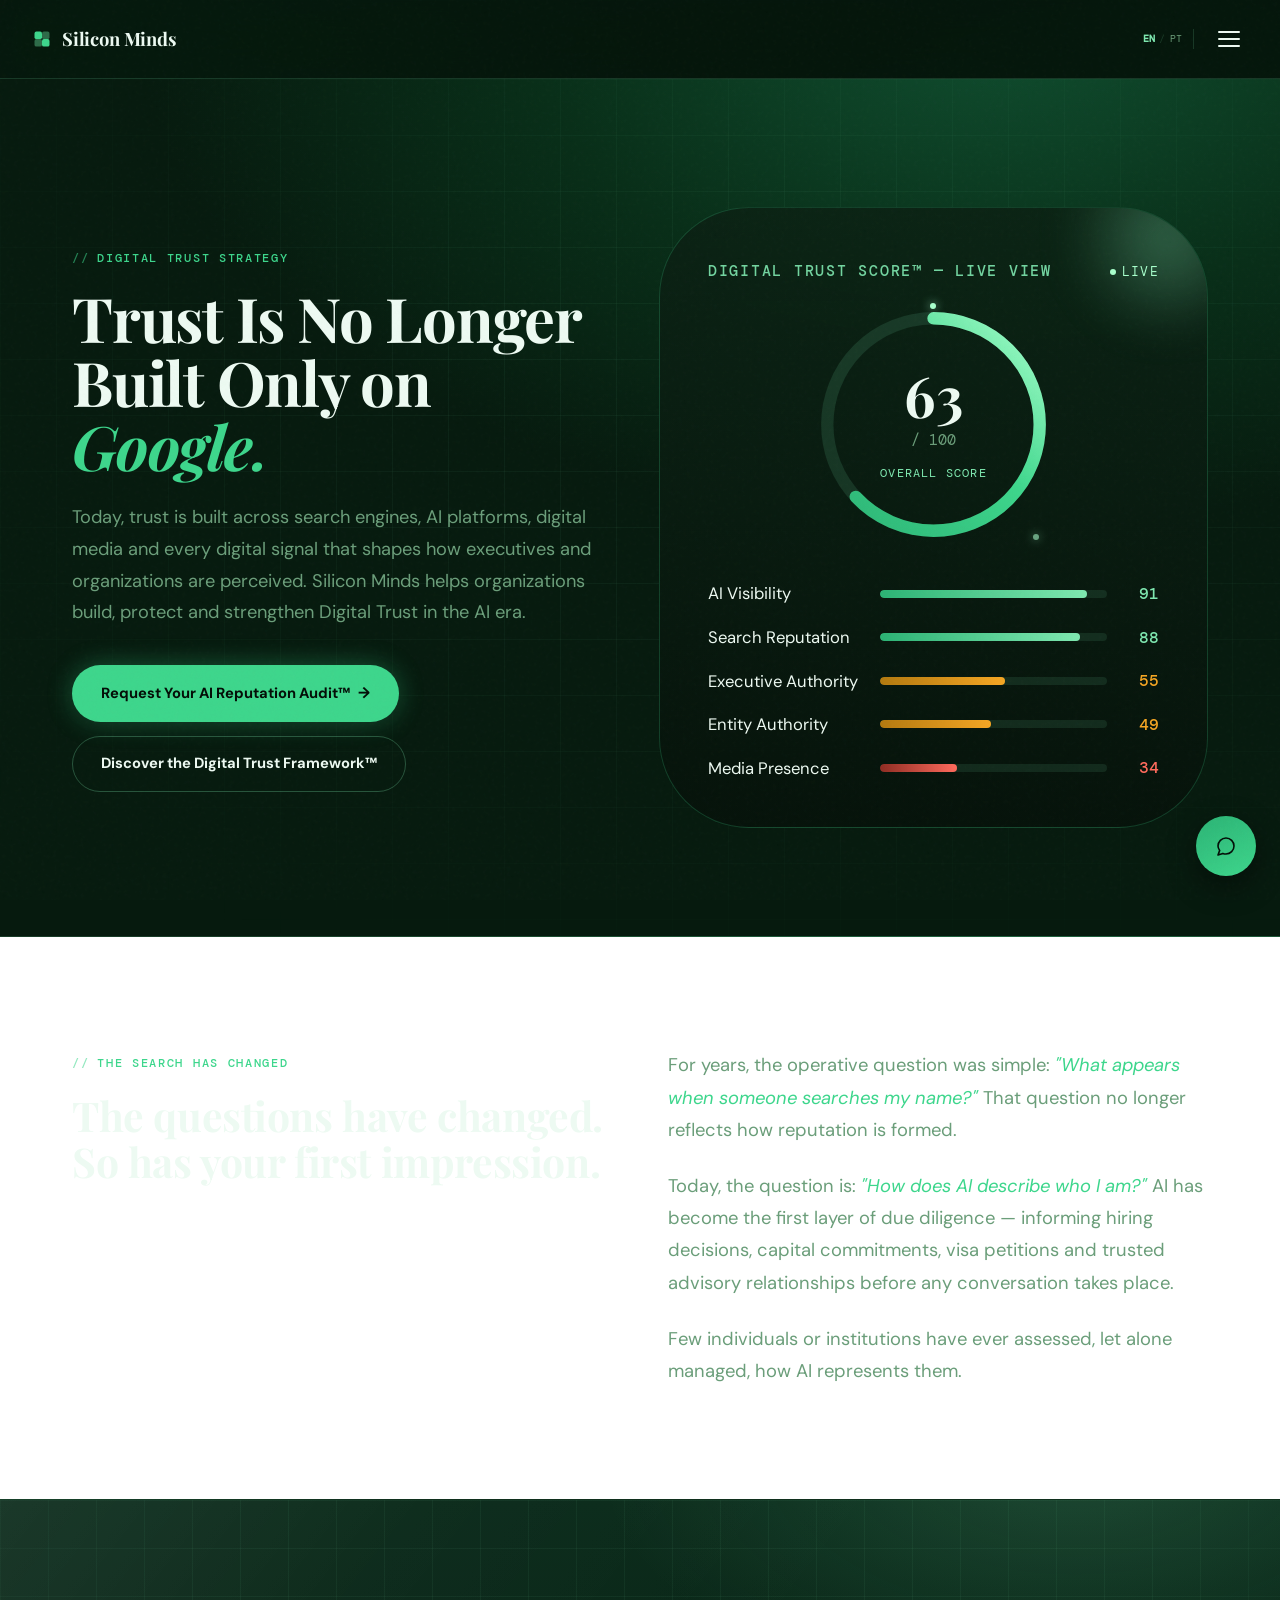
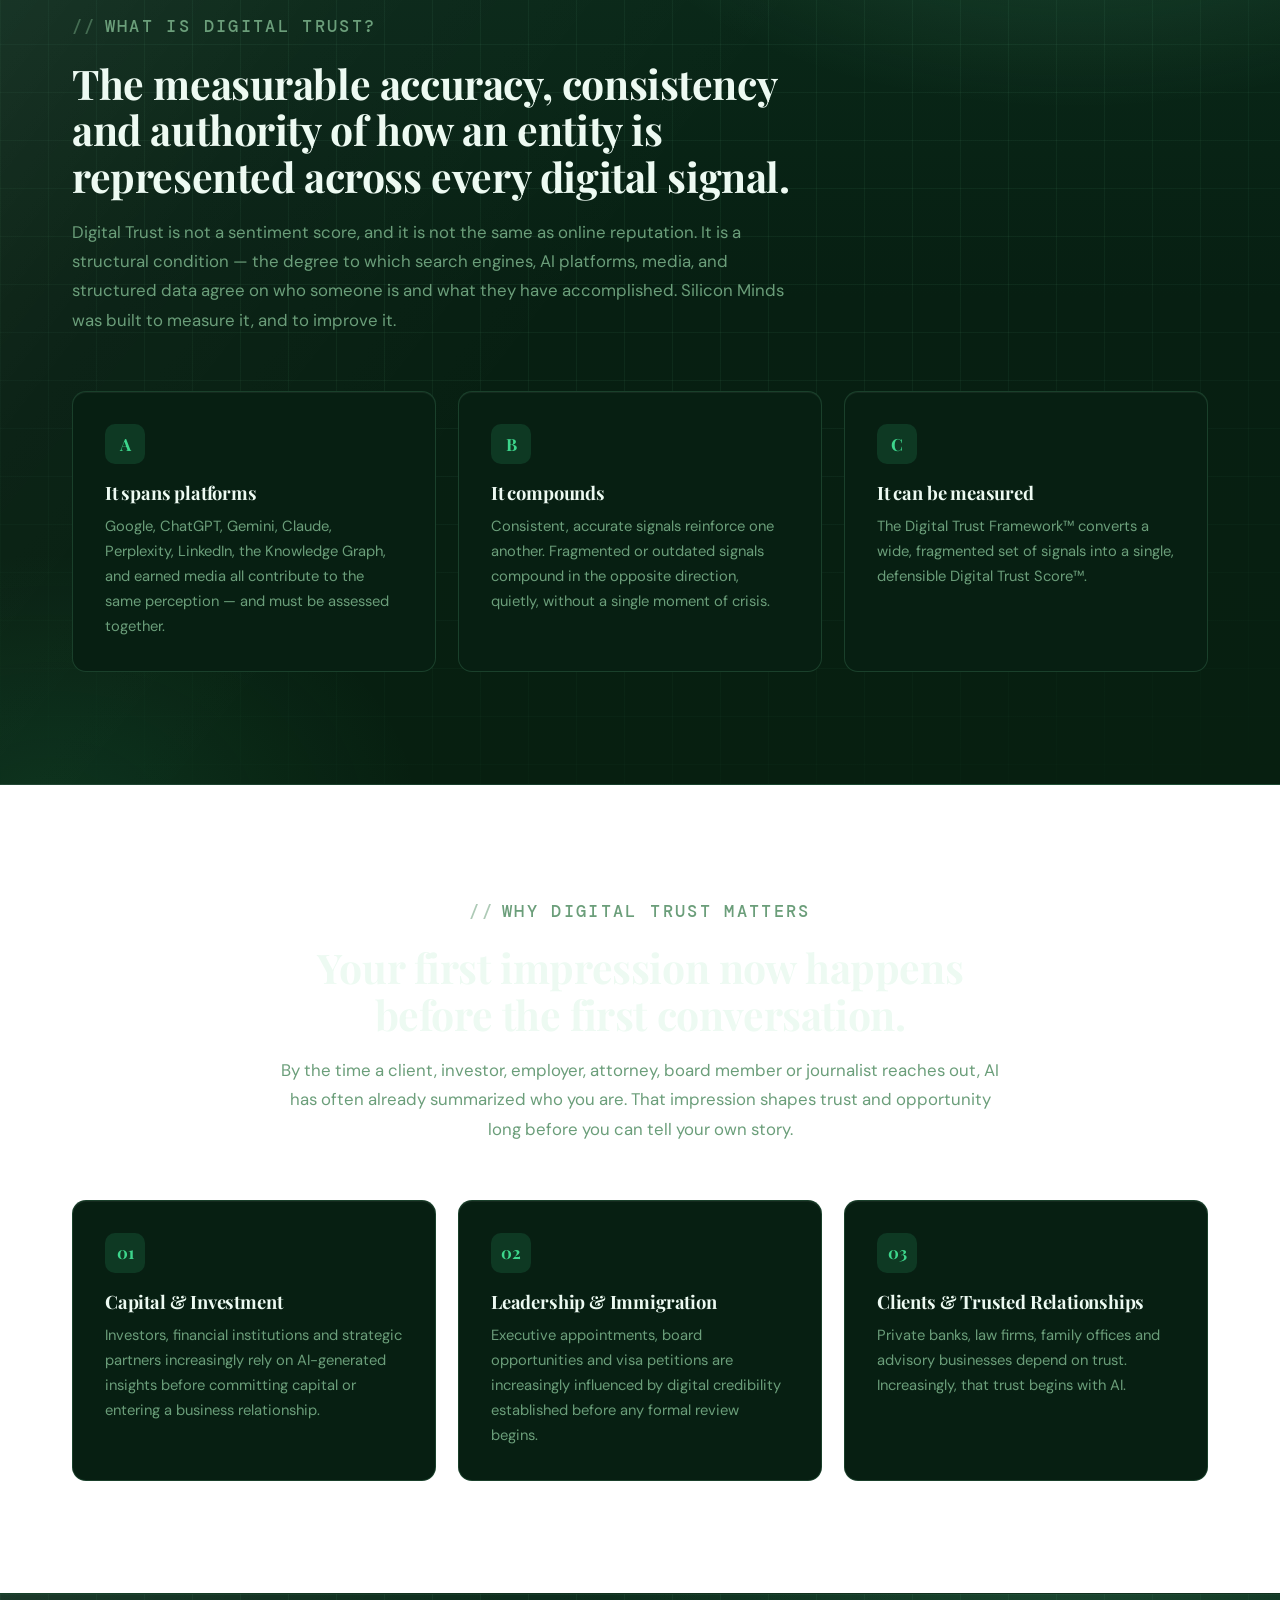
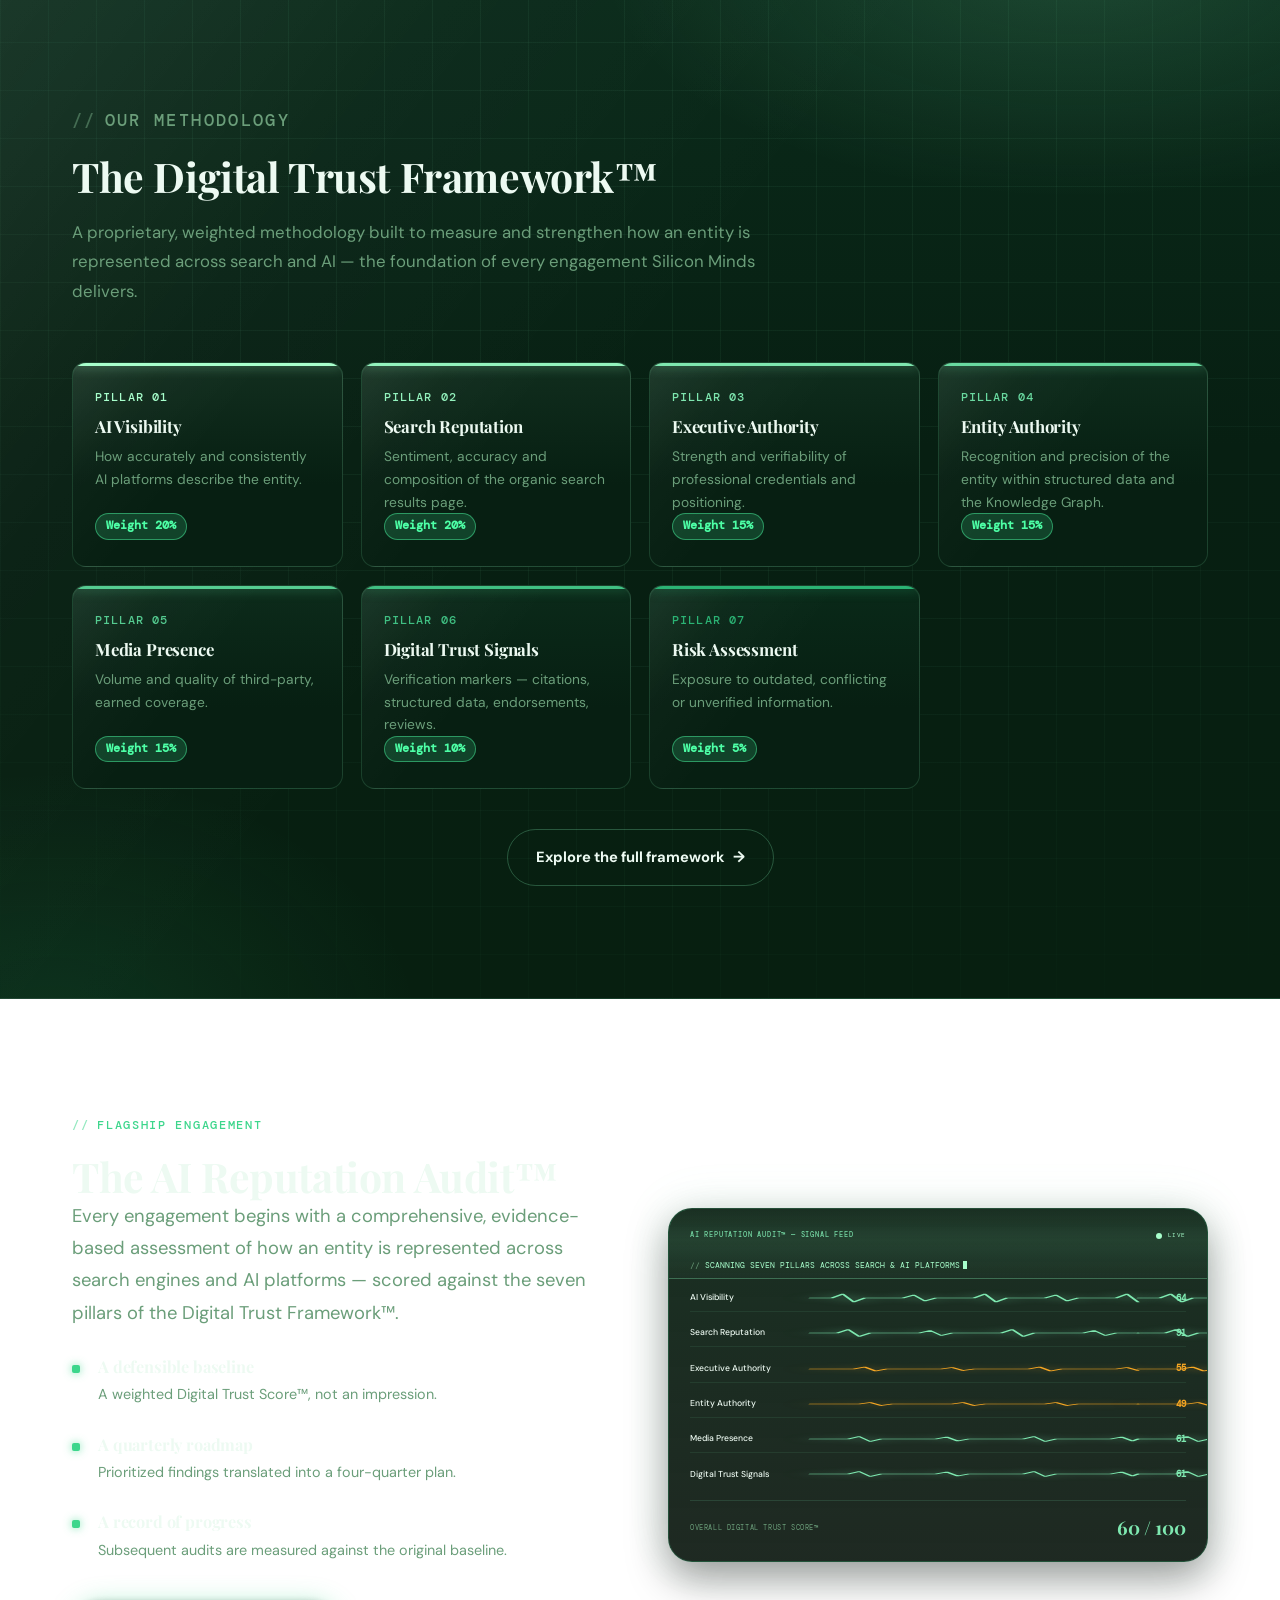
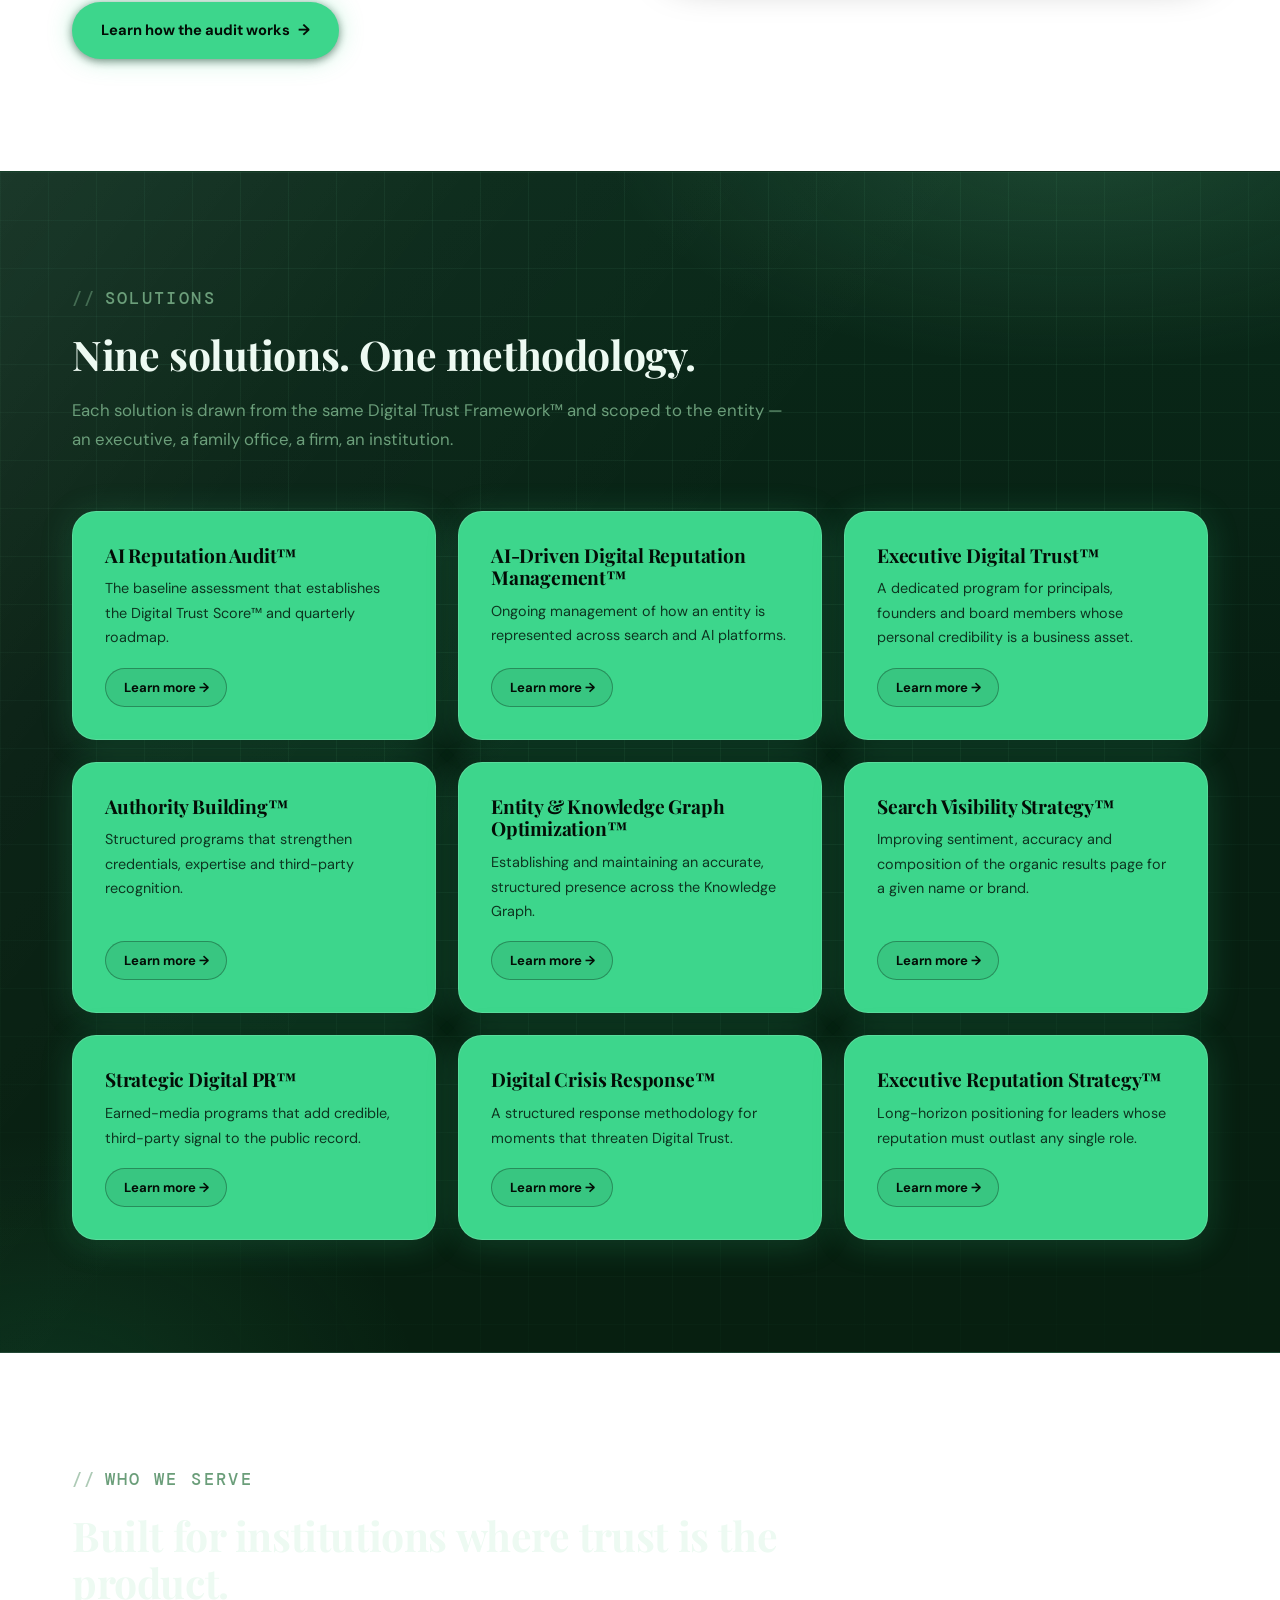
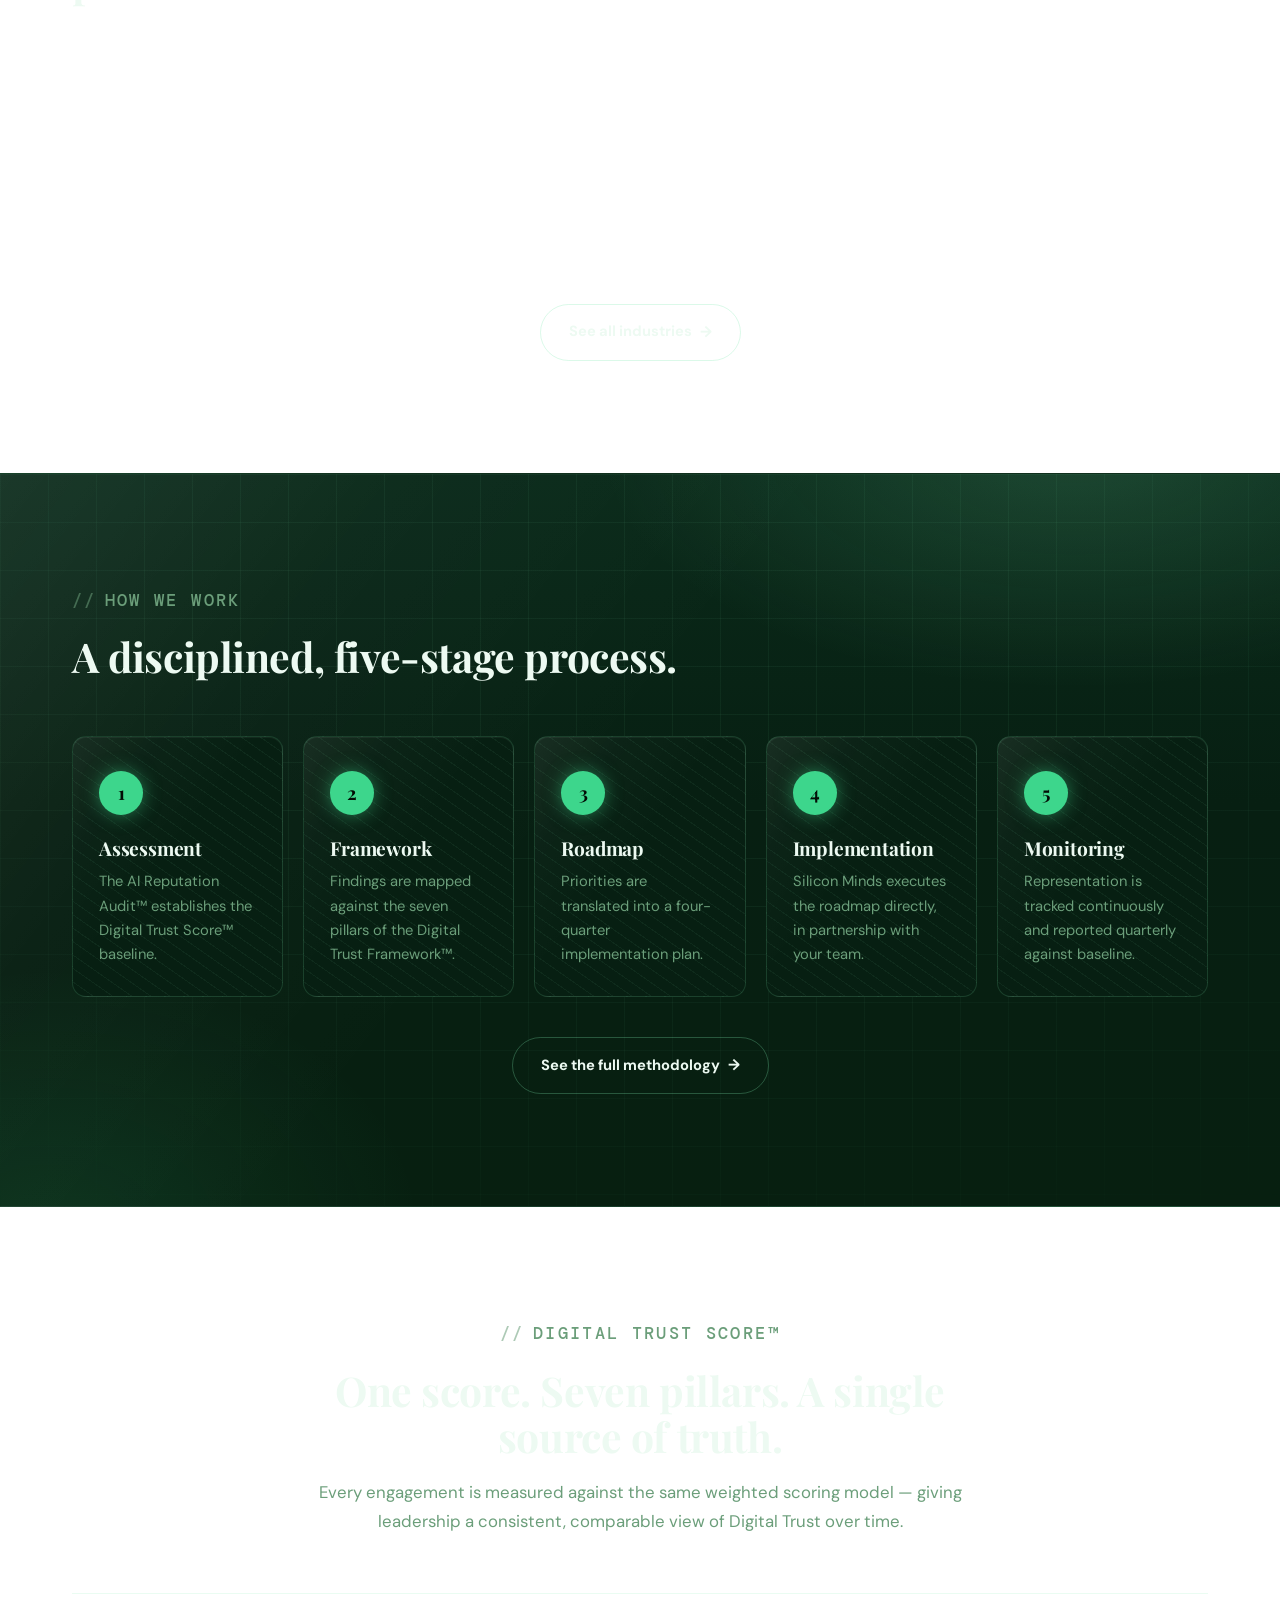
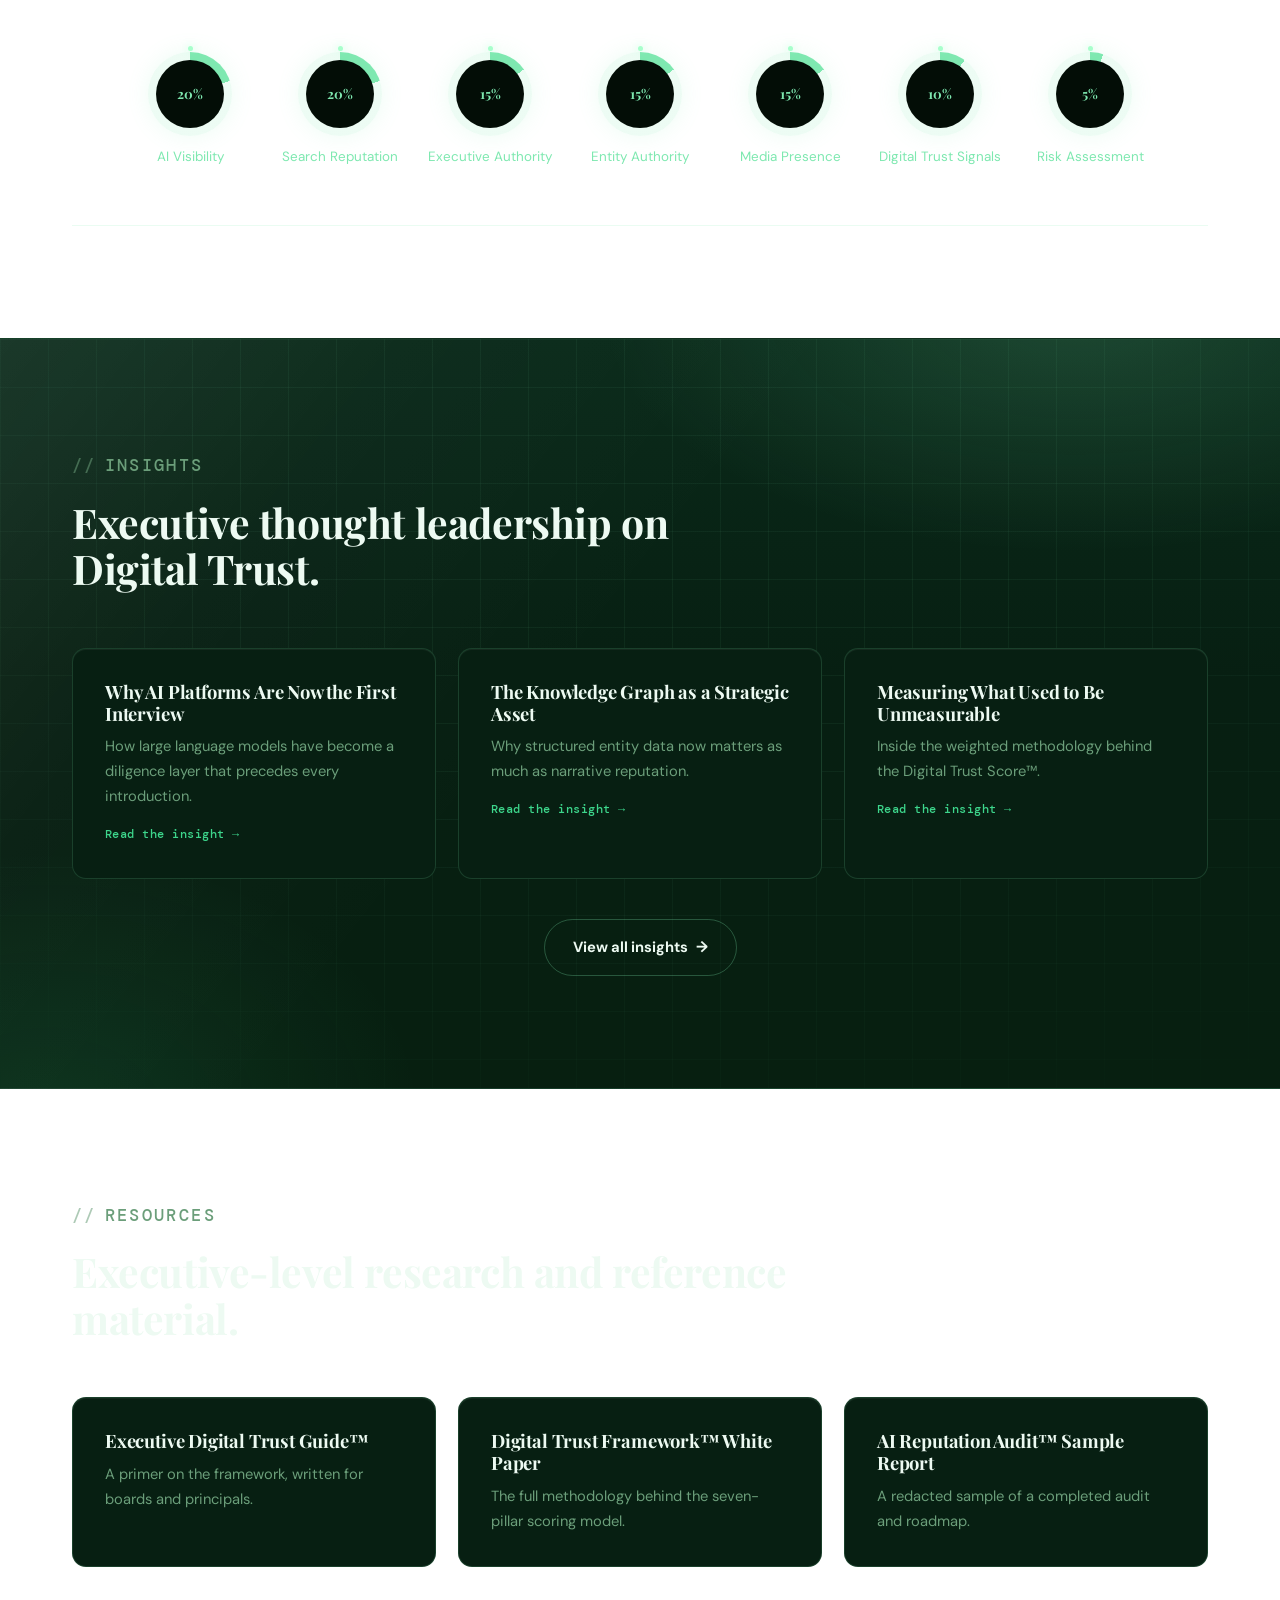
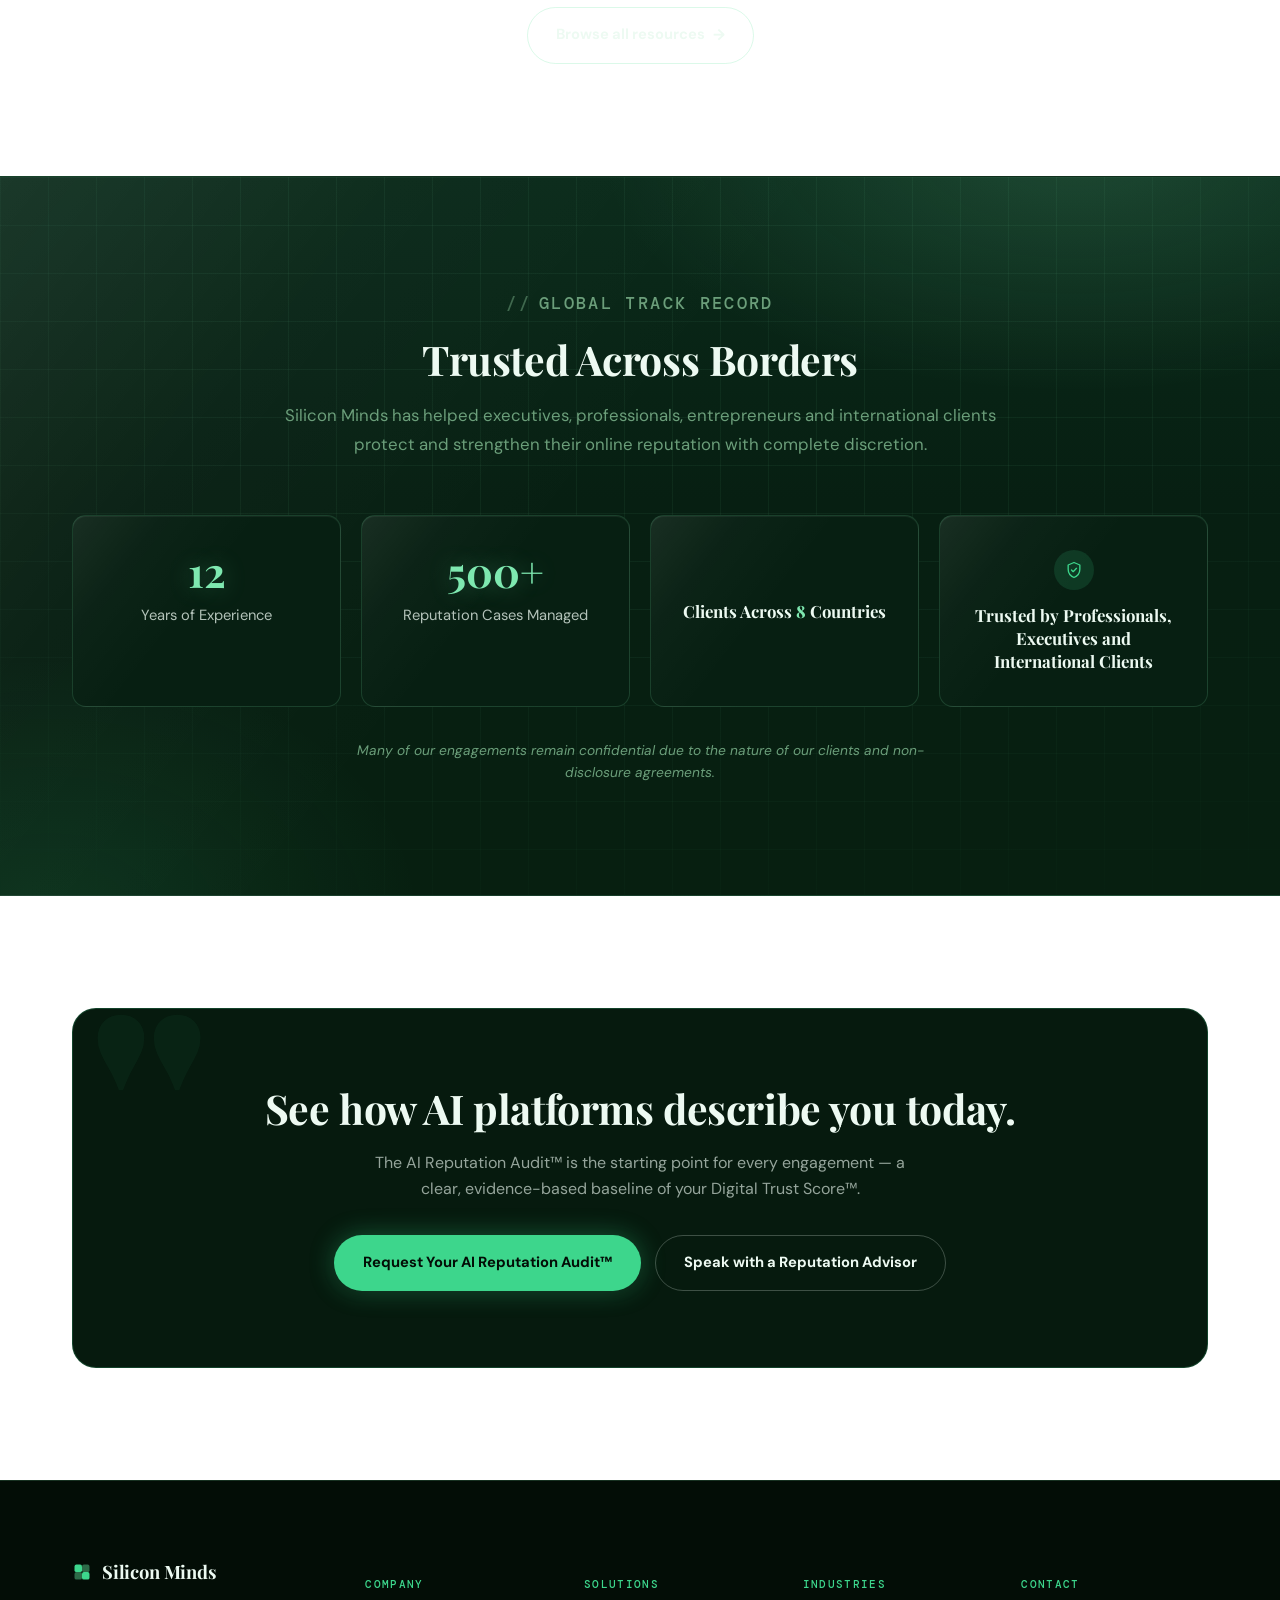
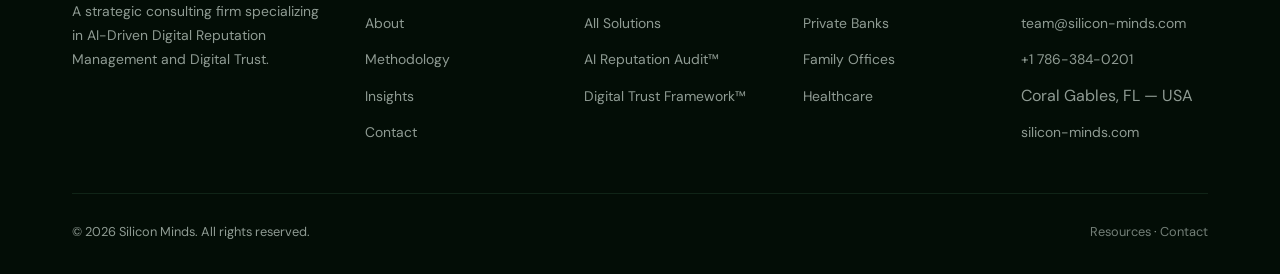
<file: index.html>
<!doctype html>
<html lang="en">
<head>
<meta charset="utf-8">
<meta name="viewport" content="width=device-width, initial-scale=1">
<title>Silicon Minds | Digital Trust Strategy for the AI Era</title>
<meta name="description" content="Silicon Minds is a strategic consulting firm specializing in AI-Driven Digital Reputation Management and Digital Trust. We help executives, institutions and organizations shape how they are perceived across search engines and AI platforms.">
<link rel="canonical" href="https://silicon-minds.com/">
<meta property="og:type" content="website">
<meta property="og:site_name" content="Silicon Minds">
<meta property="og:title" content="Silicon Minds | Digital Trust Strategy for the AI Era">
<meta property="og:description" content="Trust is no longer built only on Google. Silicon Minds helps organizations build, protect and strengthen Digital Trust across search engines, AI platforms and digital media.">
<meta property="og:url" content="https://silicon-minds.com/">
<meta property="og:image" content="https://silicon-minds.com/assets/og-cover.jpg">
<meta name="twitter:card" content="summary_large_image">
<link rel="icon" href="/favicon.svg" type="image/svg+xml">
<link href="https://fonts.googleapis.com/css2?family=Playfair+Display:ital,wght@0,400;0,700;0,900;1,400;1,700&family=DM+Sans:wght@300;400;500;600;700;800&family=DM+Mono:wght@400;500&display=swap" rel="stylesheet">
<link rel="stylesheet" href="/css/style.css">
<script type="application/ld+json">
{
  "@context": "https://schema.org",
  "@type": "ProfessionalService",
  "name": "Silicon Minds",
  "alternateName": "Silicon Minds Digital Trust Consulting",
  "url": "https://silicon-minds.com/",
  "description": "Strategic consulting firm specializing in AI-Driven Digital Reputation Management and Digital Trust for executives, institutions and organizations.",
  "address": {"@type": "PostalAddress", "addressLocality": "Coral Gables", "addressRegion": "FL", "addressCountry": "US"},
  "areaServed": "Worldwide",
  "knowsAbout": ["Digital Trust", "AI Visibility", "Search Reputation", "Executive Authority", "Entity Authority", "Knowledge Graph Optimization", "Digital Crisis Response", "Strategic Digital PR"],
  "makesOffer": [
    {"@type": "Offer", "itemOffered": {"@type": "Service", "name": "AI Reputation Audit™"}},
    {"@type": "Offer", "itemOffered": {"@type": "Service", "name": "AI-Driven Digital Reputation Management™"}},
    {"@type": "Offer", "itemOffered": {"@type": "Service", "name": "Executive Digital Trust™"}}
  ],
  "sameAs": ["https://www.linkedin.com/company/silicon-minds"]
}
</script>
</head>
<body>
<a class="skip-link" href="#main">Skip to content</a>

<header class="nav">
  <div class="container">
    <a href="/index.html" class="brand"><span class="mark"></span>Silicon Minds</a>
    <nav class="nav-links" aria-label="Primary">
      <a href="/about.html">About</a>
      <a href="/solutions.html">Solutions</a>
      <a href="/framework.html">Framework™</a>
      <a href="/audit.html">Audit™</a>
      <a href="/industries.html">Industries</a>
      <a href="/methodology.html">Methodology</a>
      <a href="/insights.html">Insights</a>
      <a href="/resources.html">Resources</a>
      <a href="/contact.html">Contact</a>
    </nav>
    <div class="nav-cta">
      <div class="lang-switch" aria-label="Language"><a href="/index.html" class="lang-btn active">EN</a><span class="lang-sep">/</span><a href="/pt/index.html" class="lang-btn">PT</a></div>
      <a href="/audit.html" class="btn btn-outline btn-sm">Request Your Audit</a>
      <button class="nav-toggle" aria-label="Toggle menu" aria-expanded="false"><span></span><span></span><span></span></button>
    </div>
  </div>
</header>

<main id="main">

  <!-- HERO -->
  <section class="hero">
    <div class="container">
      <div>
        <p class="eyebrow">Digital Trust Strategy</p>
        <h1 class="display">Trust Is No Longer Built Only on <em>Google.</em></h1>
        <p class="lede">Today, trust is built across search engines, AI platforms, digital media and every digital signal that shapes how executives and organizations are perceived. Silicon Minds helps organizations build, protect and strengthen Digital Trust in the AI era.</p>
        <div class="cta-row">
          <a href="/audit.html" class="btn btn-primary">Request Your AI Reputation Audit™ <span class="btn-arrow">→</span></a>
          <a href="/framework.html" class="btn btn-outline">Discover the Digital Trust Framework™</a>
        </div>
      </div>
      <div class="hero-panel">
        <div class="frame-corner tl"></div>
        <div class="frame-corner br"></div>
        <div class="hp-top">
          <p class="hp-label">Digital Trust Score™ — Live View</p>
          <span class="hp-live"><i></i>Live</span>
        </div>
        <div class="gaugeWrap">
          <svg class="gaugeSvg" viewBox="0 0 200 200">
            <defs>
              <linearGradient id="gaugeGrad" x1="0%" y1="0%" x2="100%" y2="100%">
                <stop offset="0%" stop-color="#2bb374"/>
                <stop offset="55%" stop-color="#3dd68c"/>
                <stop offset="100%" stop-color="#a8ffcc"/>
              </linearGradient>
            </defs>
            <circle class="track" cx="100" cy="100" r="86"></circle>
            <circle class="progress" cx="100" cy="100" r="86"></circle>
          </svg>
          <div class="orbit">
            <div class="orbit-dot d1"></div>
            <div class="orbit-dot d2"></div>
          </div>
          <div class="gaugeCenter">
            <span class="gaugeNum">63</span>
            <span class="gaugeMax">/ 100</span>
            <span class="gaugeSub">Overall Score</span>
          </div>
        </div>
        <div class="barsWrap">
          <div class="barRow"><span class="barLabel">AI Visibility</span><div class="barTrack"><div class="barFill strong" style="--val:91%;--i:0"></div></div><span class="barVal strong">91</span></div>
          <div class="barRow"><span class="barLabel">Search Reputation</span><div class="barTrack"><div class="barFill strong" style="--val:88%;--i:1"></div></div><span class="barVal strong">88</span></div>
          <div class="barRow"><span class="barLabel">Executive Authority</span><div class="barTrack"><div class="barFill dev" style="--val:55%;--i:2"></div></div><span class="barVal dev">55</span></div>
          <div class="barRow"><span class="barLabel">Entity Authority</span><div class="barTrack"><div class="barFill dev" style="--val:49%;--i:3"></div></div><span class="barVal dev">49</span></div>
          <div class="barRow"><span class="barLabel">Media Presence</span><div class="barTrack"><div class="barFill limited" style="--val:34%;--i:4"></div></div><span class="barVal limited">34</span></div>
        </div>
      </div>
    </div>
  </section>

  <!-- THE SEARCH HAS CHANGED -->
  <section class="section-pad">
    <div class="container">
      <div class="two-col">
        <div>
          <p class="eyebrow">The Search Has Changed</p>
          <h2 class="display">The questions have changed. So has your first impression.</h2>
        </div>
        <div>
          <p class="lede" style="margin-bottom:24px;">For years, the operative question was simple: <em>"What appears when someone searches my name?"</em> That question no longer reflects how reputation is formed.</p>
          <p class="lede" style="margin-bottom:24px;">Today, the question is: <em>"How does AI describe who I am?"</em> AI has become the first layer of due diligence — informing hiring decisions, capital commitments, visa petitions and trusted advisory relationships before any conversation takes place.</p>
          <p class="lede">Few individuals or institutions have ever assessed, let alone managed, how AI represents them.</p>
        </div>
      </div>
    </div>
  </section>

  <!-- WHAT IS DIGITAL TRUST -->
  <section class="section-pad band-gray">
    <div class="container">
      <div class="section-head">
        <p class="eyebrow">What Is Digital Trust?</p>
        <h2 class="display">The measurable accuracy, consistency and authority of how an entity is represented across every digital signal.</h2>
        <p>Digital Trust is not a sentiment score, and it is not the same as online reputation. It is a structural condition — the degree to which search engines, AI platforms, media, and structured data agree on who someone is and what they have accomplished. Silicon Minds was built to measure it, and to improve it.</p>
      </div>
      <div class="grid grid-3">
        <div class="card" data-reveal><div class="icon-num">A</div><h3>It spans platforms</h3><p>Google, ChatGPT, Gemini, Claude, Perplexity, LinkedIn, the Knowledge Graph, and earned media all contribute to the same perception — and must be assessed together.</p></div>
        <div class="card" data-reveal><div class="icon-num">B</div><h3>It compounds</h3><p>Consistent, accurate signals reinforce one another. Fragmented or outdated signals compound in the opposite direction, quietly, without a single moment of crisis.</p></div>
        <div class="card" data-reveal><div class="icon-num">C</div><h3>It can be measured</h3><p>The Digital Trust Framework™ converts a wide, fragmented set of signals into a single, defensible Digital Trust Score™.</p></div>
      </div>
    </div>
  </section>

  <!-- WHY DIGITAL TRUST MATTERS -->
  <section class="section-pad">
    <div class="container">
      <div class="section-head center">
        <p class="eyebrow" style="justify-content:center">Why Digital Trust Matters</p>
        <h2 class="display">Your first impression now happens before the first conversation.</h2>
        <p>By the time a client, investor, employer, attorney, board member or journalist reaches out, AI has often already summarized who you are. That impression shapes trust and opportunity long before you can tell your own story.</p>
      </div>
      <div class="grid grid-3">
        <div class="card" data-reveal><div class="icon-num">01</div><h3>Capital &amp; Investment</h3><p>Investors, financial institutions and strategic partners increasingly rely on AI-generated insights before committing capital or entering a business relationship.</p></div>
        <div class="card" data-reveal><div class="icon-num">02</div><h3>Leadership &amp; Immigration</h3><p>Executive appointments, board opportunities and visa petitions are increasingly influenced by digital credibility established before any formal review begins.</p></div>
        <div class="card" data-reveal><div class="icon-num">03</div><h3>Clients &amp; Trusted Relationships</h3><p>Private banks, law firms, family offices and advisory businesses depend on trust. Increasingly, that trust begins with AI.</p></div>
      </div>
    </div>
  </section>

  <!-- DIGITAL TRUST FRAMEWORK -->
  <section class="section-pad band-gray">
    <div class="container">
      <div class="section-head">
        <p class="eyebrow">Our Methodology</p>
        <h2 class="display">The Digital Trust Framework™</h2>
        <p>A proprietary, weighted methodology built to measure and strengthen how an entity is represented across search and AI — the foundation of every engagement Silicon Minds delivers.</p>
      </div>
      <div class="pillars">
        <div class="pillar" data-reveal><span class="pnum">PILLAR 01</span><h4>AI Visibility</h4><p>How accurately and consistently AI platforms describe the entity.</p><span class="weight">Weight 20%</span></div>
        <div class="pillar" data-reveal><span class="pnum">PILLAR 02</span><h4>Search Reputation</h4><p>Sentiment, accuracy and composition of the organic search results page.</p><span class="weight">Weight 20%</span></div>
        <div class="pillar" data-reveal><span class="pnum">PILLAR 03</span><h4>Executive Authority</h4><p>Strength and verifiability of professional credentials and positioning.</p><span class="weight">Weight 15%</span></div>
        <div class="pillar" data-reveal><span class="pnum">PILLAR 04</span><h4>Entity Authority</h4><p>Recognition and precision of the entity within structured data and the Knowledge Graph.</p><span class="weight">Weight 15%</span></div>
        <div class="pillar" data-reveal><span class="pnum">PILLAR 05</span><h4>Media Presence</h4><p>Volume and quality of third-party, earned coverage.</p><span class="weight">Weight 15%</span></div>
        <div class="pillar" data-reveal><span class="pnum">PILLAR 06</span><h4>Digital Trust Signals</h4><p>Verification markers — citations, structured data, endorsements, reviews.</p><span class="weight">Weight 10%</span></div>
        <div class="pillar" data-reveal><span class="pnum">PILLAR 07</span><h4>Risk Assessment</h4><p>Exposure to outdated, conflicting or unverified information.</p><span class="weight">Weight 5%</span></div>
      </div>
      <div class="mt-40 text-center"><a href="/framework.html" class="btn btn-outline">Explore the full framework <span class="btn-arrow">→</span></a></div>
    </div>
  </section>

  <!-- AI REPUTATION AUDIT -->
  <section class="section-pad audit-teaser">
    <div class="container two-col">
      <div>
        <p class="eyebrow">Flagship Engagement</p>
        <h2 class="display">The AI Reputation Audit™</h2>
        <p class="lede" style="margin-bottom:28px;">Every engagement begins with a comprehensive, evidence-based assessment of how an entity is represented across search engines and AI platforms — scored against the seven pillars of the Digital Trust Framework™.</p>
        <div class="kicker-list">
          <div class="kicker-item"><span class="ki-mark"></span><div><h4>A defensible baseline</h4><p>A weighted Digital Trust Score™, not an impression.</p></div></div>
          <div class="kicker-item"><span class="ki-mark"></span><div><h4>A quarterly roadmap</h4><p>Prioritized findings translated into a four-quarter plan.</p></div></div>
          <div class="kicker-item"><span class="ki-mark"></span><div><h4>A record of progress</h4><p>Subsequent audits are measured against the original baseline.</p></div></div>
        </div>
        <div class="cta-row mt-40"><a href="/audit.html" class="btn btn-primary">Learn how the audit works <span class="btn-arrow">→</span></a></div>
      </div>
      <div class="dashboard">
        <div class="frame-corner tl"></div>
        <div class="frame-corner br"></div>
        <div class="scanLine"></div>
        <div class="hp-top">
          <p class="hp-label">AI Reputation Audit™ — Signal Feed</p>
          <span class="hp-live"><i></i>Live</span>
        </div>
        <p class="ticker"><span class="tickerLead">//</span>SCANNING SEVEN PILLARS ACROSS SEARCH &amp; AI PLATFORMS<span class="cursor"></span></p>
        <div class="dash-grid">
          <div class="dash-card" style="--i:0"><div class="dlabel">AI Visibility</div><svg class="wave" viewBox="0 0 120 24" preserveAspectRatio="none"><g class="waveGroup"><path class="wavePath" d="M0,12 L8,12 L12,4 L16,20 L20,12 L34,12 L38,6 L42,18 L46,12 L60,12 L64,4 L68,20 L72,12 L86,12 L90,6 L94,18 L98,12 L112,12 L116,4 L120,20"/><path class="wavePath" d="M120,12 L128,12 L132,4 L136,20 L140,12 L154,12 L158,6 L162,18 L166,12 L180,12 L184,4 L188,20 L192,12 L206,12 L210,6 L214,18 L218,12 L232,12 L236,4 L240,20"/></g></svg><div class="dval">64</div></div>
          <div class="dash-card" style="--i:1"><div class="dlabel">Search Reputation</div><svg class="wave" viewBox="0 0 120 24" preserveAspectRatio="none"><g class="waveGroup"><path class="wavePath" d="M0,12 L10,12 L14,5 L18,19 L22,12 L40,12 L44,7 L48,17 L52,12 L70,12 L74,5 L78,19 L82,12 L100,12 L104,7 L108,17 L112,12 L120,12"/><path class="wavePath" d="M120,12 L130,12 L134,5 L138,19 L142,12 L160,12 L164,7 L168,17 L172,12 L190,12 L194,5 L198,19 L202,12 L220,12 L224,7 L228,17 L232,12 L240,12"/></g></svg><div class="dval">91</div></div>
          <div class="dash-card amber" style="--i:2"><div class="dlabel">Executive Authority</div><svg class="wave" viewBox="0 0 120 24" preserveAspectRatio="none"><g class="waveGroup"><path class="wavePath" d="M0,12 L16,12 L20,8 L24,16 L28,12 L48,12 L52,9 L56,15 L60,12 L80,12 L84,8 L88,16 L92,12 L112,12 L116,9 L120,15"/><path class="wavePath" d="M120,12 L136,12 L140,8 L144,16 L148,12 L168,12 L172,9 L176,15 L180,12 L200,12 L204,8 L208,16 L212,12 L232,12 L236,9 L240,15"/></g></svg><div class="dval">55</div></div>
          <div class="dash-card amber" style="--i:3"><div class="dlabel">Entity Authority</div><svg class="wave" viewBox="0 0 120 24" preserveAspectRatio="none"><g class="waveGroup"><path class="wavePath" d="M0,12 L18,12 L22,9 L26,15 L30,12 L52,12 L56,9 L60,15 L64,12 L86,12 L90,9 L94,15 L98,12 L120,12"/><path class="wavePath" d="M120,12 L138,12 L142,9 L146,15 L150,12 L172,12 L176,9 L180,15 L184,12 L206,12 L210,9 L214,15 L218,12 L240,12"/></g></svg><div class="dval">49</div></div>
          <div class="dash-card" style="--i:4"><div class="dlabel">Media Presence</div><svg class="wave" viewBox="0 0 120 24" preserveAspectRatio="none"><g class="waveGroup"><path class="wavePath" d="M0,12 L14,12 L18,7 L22,17 L26,12 L46,12 L50,8 L54,16 L58,12 L78,12 L82,7 L86,17 L90,12 L110,12 L114,8 L118,16 L120,12"/><path class="wavePath" d="M120,12 L134,12 L138,7 L142,17 L146,12 L166,12 L170,8 L174,16 L178,12 L198,12 L202,7 L206,17 L210,12 L230,12 L234,8 L238,16 L240,12"/></g></svg><div class="dval">61</div></div>
          <div class="dash-card" style="--i:5"><div class="dlabel">Digital Trust Signals</div><svg class="wave" viewBox="0 0 120 24" preserveAspectRatio="none"><g class="waveGroup"><path class="wavePath" d="M0,12 L14,12 L18,7 L22,17 L26,12 L46,12 L50,8 L54,16 L58,12 L78,12 L82,7 L86,17 L90,12 L110,12 L114,8 L118,16 L120,12"/><path class="wavePath" d="M120,12 L134,12 L138,7 L142,17 L146,12 L166,12 L170,8 L174,16 L178,12 L198,12 L202,7 L206,17 L210,12 L230,12 L234,8 L238,16 L240,12"/></g></svg><div class="dval">61</div></div>
        </div>
        <div class="dash-score"><span class="dslabel">Overall Digital Trust Score™</span><span class="dsval">60 / 100</span></div>
      </div>
    </div>
  </section>

  <!-- SOLUTIONS -->
  <section class="section-pad band-gray">
    <div class="container">
      <div class="section-head">
        <p class="eyebrow">Solutions</p>
        <h2 class="display">Nine solutions. One methodology.</h2>
        <p>Each solution is drawn from the same Digital Trust Framework™ and scoped to the entity — an executive, a family office, a firm, an institution.</p>
      </div>
      <div class="grid grid-3">
        <div class="solution-card" data-reveal><h3>AI Reputation Audit™</h3><p>The baseline assessment that establishes the Digital Trust Score™ and quarterly roadmap.</p><a href="/audit.html">Learn more →</a></div>
        <div class="solution-card" data-reveal><h3>AI-Driven Digital Reputation Management™</h3><p>Ongoing management of how an entity is represented across search and AI platforms.</p><a href="/solutions.html">Learn more →</a></div>
        <div class="solution-card" data-reveal><h3>Executive Digital Trust™</h3><p>A dedicated program for principals, founders and board members whose personal credibility is a business asset.</p><a href="/solutions.html">Learn more →</a></div>
        <div class="solution-card" data-reveal><h3>Authority Building™</h3><p>Structured programs that strengthen credentials, expertise and third-party recognition.</p><a href="/solutions.html">Learn more →</a></div>
        <div class="solution-card" data-reveal><h3>Entity &amp; Knowledge Graph Optimization™</h3><p>Establishing and maintaining an accurate, structured presence across the Knowledge Graph.</p><a href="/solutions.html">Learn more →</a></div>
        <div class="solution-card" data-reveal><h3>Search Visibility Strategy™</h3><p>Improving sentiment, accuracy and composition of the organic results page for a given name or brand.</p><a href="/solutions.html">Learn more →</a></div>
        <div class="solution-card" data-reveal><h3>Strategic Digital PR™</h3><p>Earned-media programs that add credible, third-party signal to the public record.</p><a href="/solutions.html">Learn more →</a></div>
        <div class="solution-card" data-reveal><h3>Digital Crisis Response™</h3><p>A structured response methodology for moments that threaten Digital Trust.</p><a href="/solutions.html">Learn more →</a></div>
        <div class="solution-card" data-reveal><h3>Executive Reputation Strategy™</h3><p>Long-horizon positioning for leaders whose reputation must outlast any single role.</p><a href="/solutions.html">Learn more →</a></div>
      </div>
    </div>
  </section>

  <!-- INDUSTRIES -->
  <section class="section-pad">
    <div class="container">
      <div class="section-head">
        <p class="eyebrow">Who We Serve</p>
        <h2 class="display">Built for institutions where trust is the product.</h2>
      </div>
      <div class="grid grid-4">
        <div class="industry-card" data-reveal><h3>Immigration Law Firms</h3></div>
        <div class="industry-card" data-reveal><h3>Private Banks</h3></div>
        <div class="industry-card" data-reveal><h3>Wealth Managers</h3></div>
        <div class="industry-card" data-reveal><h3>Family Offices</h3></div>
        <div class="industry-card" data-reveal><h3>Corporate Executives</h3></div>
        <div class="industry-card" data-reveal><h3>Healthcare Organizations</h3></div>
        <div class="industry-card" data-reveal><h3>Investment Firms</h3></div>
        <div class="industry-card" data-reveal><h3>Professional Advisors</h3></div>
      </div>
      <div class="mt-40 text-center"><a href="/industries.html" class="btn btn-outline">See all industries <span class="btn-arrow">→</span></a></div>
    </div>
  </section>

  <!-- METHODOLOGY -->
  <section class="section-pad band-gray">
    <div class="container">
      <div class="section-head">
        <p class="eyebrow">How We Work</p>
        <h2 class="display">A disciplined, five-stage process.</h2>
      </div>
      <div class="timeline">
        <div class="tstep" data-reveal><div class="tno">1</div><h4>Assessment</h4><p>The AI Reputation Audit™ establishes the Digital Trust Score™ baseline.</p></div>
        <div class="tstep" data-reveal><div class="tno">2</div><h4>Framework</h4><p>Findings are mapped against the seven pillars of the Digital Trust Framework™.</p></div>
        <div class="tstep" data-reveal><div class="tno">3</div><h4>Roadmap</h4><p>Priorities are translated into a four-quarter implementation plan.</p></div>
        <div class="tstep" data-reveal><div class="tno">4</div><h4>Implementation</h4><p>Silicon Minds executes the roadmap directly, in partnership with your team.</p></div>
        <div class="tstep" data-reveal><div class="tno">5</div><h4>Monitoring</h4><p>Representation is tracked continuously and reported quarterly against baseline.</p></div>
      </div>
      <div class="mt-40 text-center"><a href="/methodology.html" class="btn btn-outline">See the full methodology <span class="btn-arrow">→</span></a></div>
    </div>
  </section>

  <!-- DIGITAL TRUST SCORE -->
  <section class="section-pad">
    <div class="container">
      <div class="section-head center">
        <p class="eyebrow" style="justify-content:center">Digital Trust Score™</p>
        <h2 class="display">One score. Seven pillars. A single source of truth.</h2>
        <p>Every engagement is measured against the same weighted scoring model — giving leadership a consistent, comparable view of Digital Trust over time.</p>
      </div>
      <div class="stat-strip">
        <div class="stat" data-reveal style="--w-target:20;--i:0"><div class="stat-ring"><div class="orbit-mini"><i></i></div><span class="stat-ring-val">20%</span></div><span>AI Visibility</span></div>
        <div class="stat" data-reveal style="--w-target:20;--i:1"><div class="stat-ring"><div class="orbit-mini"><i></i></div><span class="stat-ring-val">20%</span></div><span>Search Reputation</span></div>
        <div class="stat" data-reveal style="--w-target:15;--i:2"><div class="stat-ring"><div class="orbit-mini"><i></i></div><span class="stat-ring-val">15%</span></div><span>Executive Authority</span></div>
        <div class="stat" data-reveal style="--w-target:15;--i:3"><div class="stat-ring"><div class="orbit-mini"><i></i></div><span class="stat-ring-val">15%</span></div><span>Entity Authority</span></div>
        <div class="stat" data-reveal style="--w-target:15;--i:4"><div class="stat-ring"><div class="orbit-mini"><i></i></div><span class="stat-ring-val">15%</span></div><span>Media Presence</span></div>
        <div class="stat" data-reveal style="--w-target:10;--i:5"><div class="stat-ring"><div class="orbit-mini"><i></i></div><span class="stat-ring-val">10%</span></div><span>Digital Trust Signals</span></div>
        <div class="stat" data-reveal style="--w-target:5;--i:6"><div class="stat-ring"><div class="orbit-mini"><i></i></div><span class="stat-ring-val">5%</span></div><span>Risk Assessment</span></div>
      </div>
    </div>
  </section>

  <!-- INSIGHTS -->
  <section class="section-pad band-gray">
    <div class="container">
      <div class="section-head">
        <p class="eyebrow">Insights</p>
        <h2 class="display">Executive thought leadership on Digital Trust.</h2>
      </div>
      <div class="grid grid-3">
        <div class="card" data-reveal><h3>Why AI Platforms Are Now the First Interview</h3><p>How large language models have become a diligence layer that precedes every introduction.</p><a href="/insights.html" class="tag">Read the insight →</a></div>
        <div class="card" data-reveal><h3>The Knowledge Graph as a Strategic Asset</h3><p>Why structured entity data now matters as much as narrative reputation.</p><a href="/insights.html" class="tag">Read the insight →</a></div>
        <div class="card" data-reveal><h3>Measuring What Used to Be Unmeasurable</h3><p>Inside the weighted methodology behind the Digital Trust Score™.</p><a href="/insights.html" class="tag">Read the insight →</a></div>
      </div>
      <div class="mt-40 text-center"><a href="/insights.html" class="btn btn-outline">View all insights <span class="btn-arrow">→</span></a></div>
    </div>
  </section>

  <!-- RESOURCES -->
  <section class="section-pad">
    <div class="container">
      <div class="section-head">
        <p class="eyebrow">Resources</p>
        <h2 class="display">Executive-level research and reference material.</h2>
      </div>
      <div class="grid grid-3">
        <div class="card" data-reveal><h3>Executive Digital Trust Guide™</h3><p>A primer on the framework, written for boards and principals.</p></div>
        <div class="card" data-reveal><h3>Digital Trust Framework™ White Paper</h3><p>The full methodology behind the seven-pillar scoring model.</p></div>
        <div class="card" data-reveal><h3>AI Reputation Audit™ Sample Report</h3><p>A redacted sample of a completed audit and roadmap.</p></div>
      </div>
      <div class="mt-40 text-center"><a href="/resources.html" class="btn btn-outline">Browse all resources <span class="btn-arrow">→</span></a></div>
    </div>
  </section>

  <!-- TRUSTED ACROSS BORDERS -->
  <section class="section-pad band-gray">
    <div class="container">
      <div class="section-head center">
        <p class="eyebrow" style="justify-content:center">Global Track Record</p>
        <h2 class="display">Trusted Across Borders</h2>
        <p>Silicon Minds has helped executives, professionals, entrepreneurs and international clients protect and strengthen their online reputation with complete discretion.</p>
      </div>
      <div class="trust-grid">
        <div class="trust-stat" data-reveal><span class="trust-num" data-count-to="12" data-suffix="">0</span><span class="trust-label">Years of Experience</span></div>
        <div class="trust-stat" data-reveal><span class="trust-num" data-count-to="500" data-suffix="+">0</span><span class="trust-label">Reputation Cases Managed</span></div>
        <div class="trust-stat trust-badge" data-reveal><span class="trust-label">Clients Across <span class="trust-num" data-count-to="8" data-suffix="" style="display:inline;font-size:1em;margin:0;text-shadow:none;color:var(--mint);font-weight:800;">0</span> Countries</span></div>
        <div class="trust-stat trust-badge" data-reveal>
          <span class="trust-mark"><svg viewBox="0 0 24 24" fill="none" xmlns="http://www.w3.org/2000/svg"><path d="M12 3l7 3v5c0 4.5-3 8.2-7 10-4-1.8-7-5.5-7-10V6l7-3z" stroke="currentColor" stroke-width="1.6" stroke-linejoin="round"/><path d="M9 12l2 2 4-4" stroke="currentColor" stroke-width="1.6" stroke-linecap="round" stroke-linejoin="round"/></svg></span>
          <span class="trust-label">Trusted by Professionals, Executives and International Clients</span>
        </div>
      </div>
      <p class="trust-note">Many of our engagements remain confidential due to the nature of our clients and non-disclosure agreements.</p>
    </div>
  </section>

  <!-- FINAL CTA -->
  <section class="section-pad">
    <div class="container">
      <div class="final-cta">
        <h2 class="display">See how AI platforms describe you today.</h2>
        <p>The AI Reputation Audit™ is the starting point for every engagement — a clear, evidence-based baseline of your Digital Trust Score™.</p>
        <div class="cta-row"><a href="/audit.html" class="btn btn-primary">Request Your AI Reputation Audit™</a><a href="/contact.html" class="btn btn-ghost-light">Speak with a Reputation Advisor</a></div>
      </div>
    </div>
  </section>

</main>

<footer class="footer">
  <div class="container">
    <div class="footer-grid">
      <div>
        <a href="/index.html" class="brand"><span class="mark"></span>Silicon Minds</a>
        <p>A strategic consulting firm specializing in AI-Driven Digital Reputation Management and Digital Trust.</p>
      </div>
      <div class="footer-col"><h5>Company</h5><ul><li><a href="/about.html">About</a></li><li><a href="/methodology.html">Methodology</a></li><li><a href="/insights.html">Insights</a></li><li><a href="/contact.html">Contact</a></li></ul></div>
      <div class="footer-col"><h5>Solutions</h5><ul><li><a href="/solutions.html">All Solutions</a></li><li><a href="/audit.html">AI Reputation Audit™</a></li><li><a href="/framework.html">Digital Trust Framework™</a></li></ul></div>
      <div class="footer-col"><h5>Industries</h5><ul><li><a href="/industries.html">Private Banks</a></li><li><a href="/industries.html">Family Offices</a></li><li><a href="/industries.html">Healthcare</a></li></ul></div>
      <div class="footer-col"><h5>Contact</h5><ul><li><a href="mailto:team@silicon-minds.com">team@silicon-minds.com</a></li><li><a href="tel:+17863840201">+1 786-384-0201</a></li><li>Coral Gables, FL — USA</li><li><a href="https://silicon-minds.com">silicon-minds.com</a></li></ul></div>
    </div>
    <div class="footer-bottom">
      <span>© <span id="year">2026</span> Silicon Minds. All rights reserved.</span>
      <span><a href="/resources.html">Resources</a> · <a href="/contact.html">Contact</a></span>
    </div>
  </div>
</footer>

<script src="/js/main.js"></script>
<script src="/js/chatbot.js" defer></script>
</body>
</html>
</file>
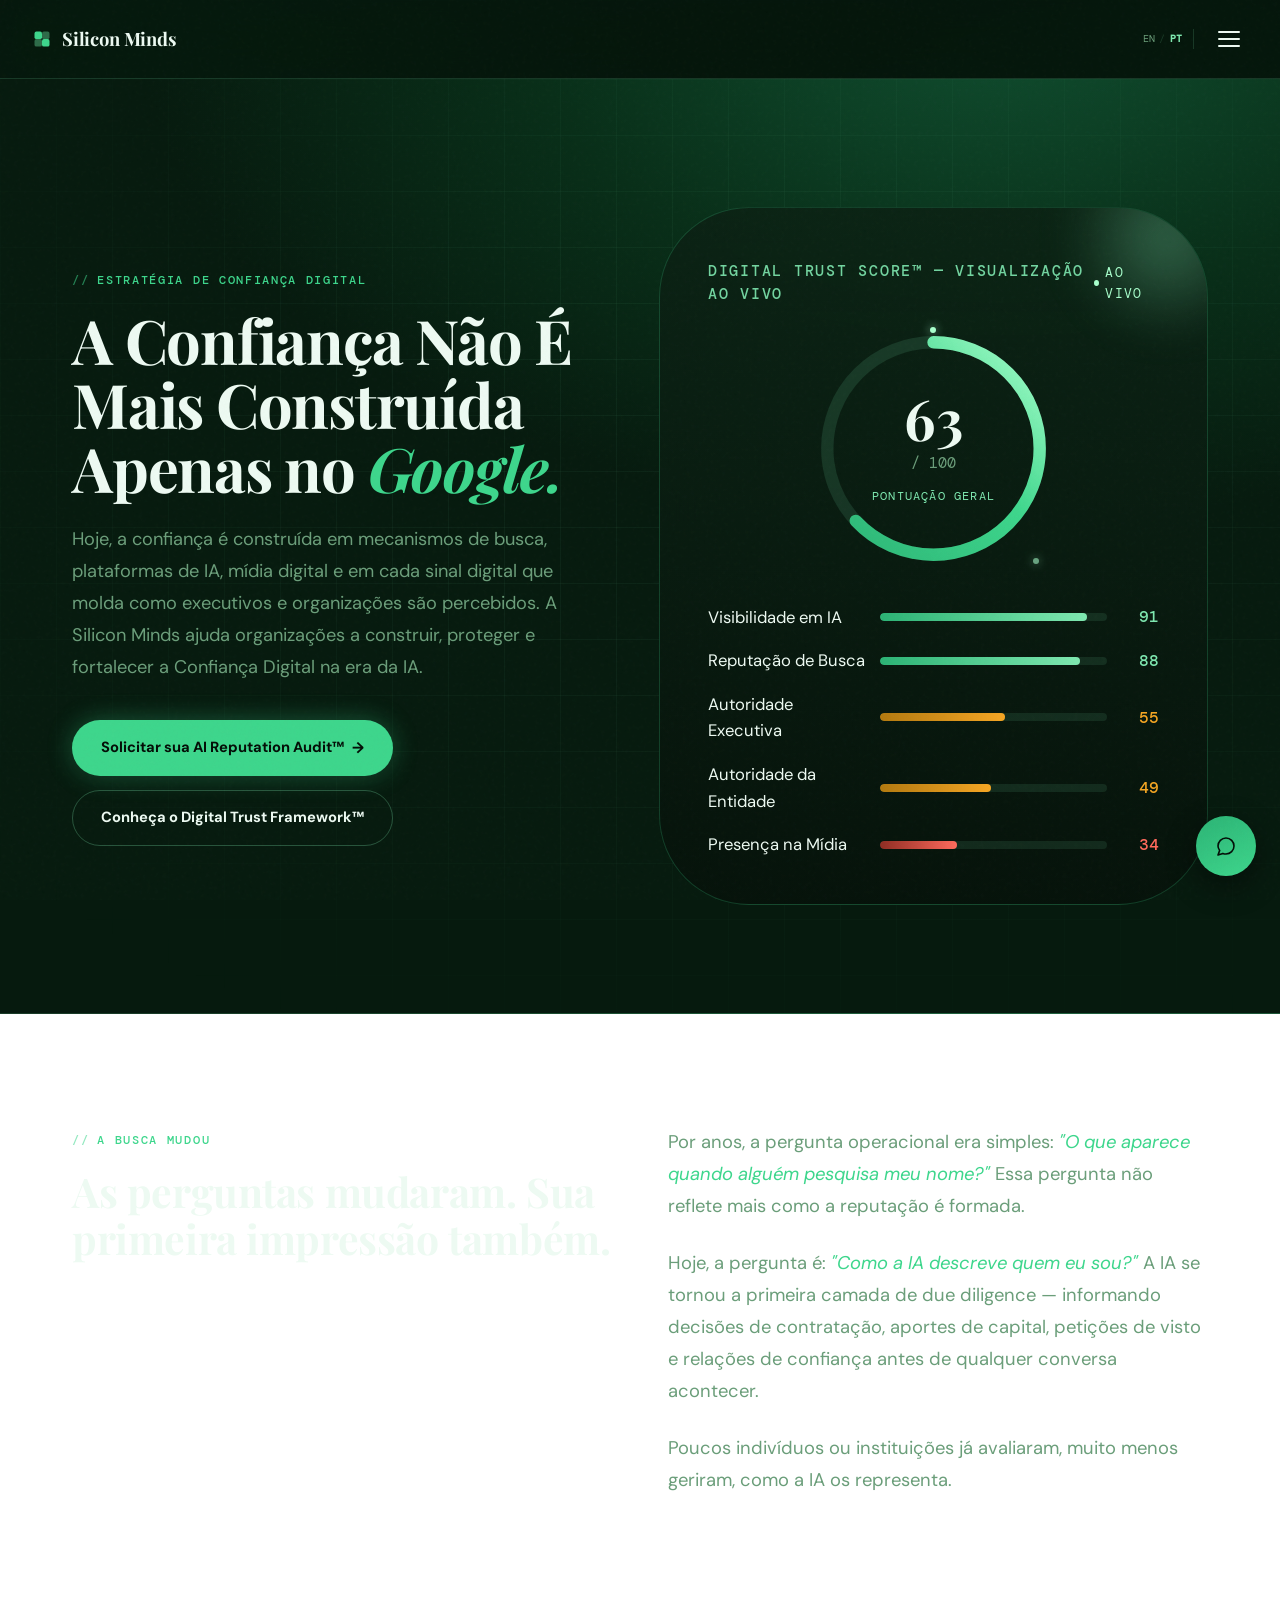
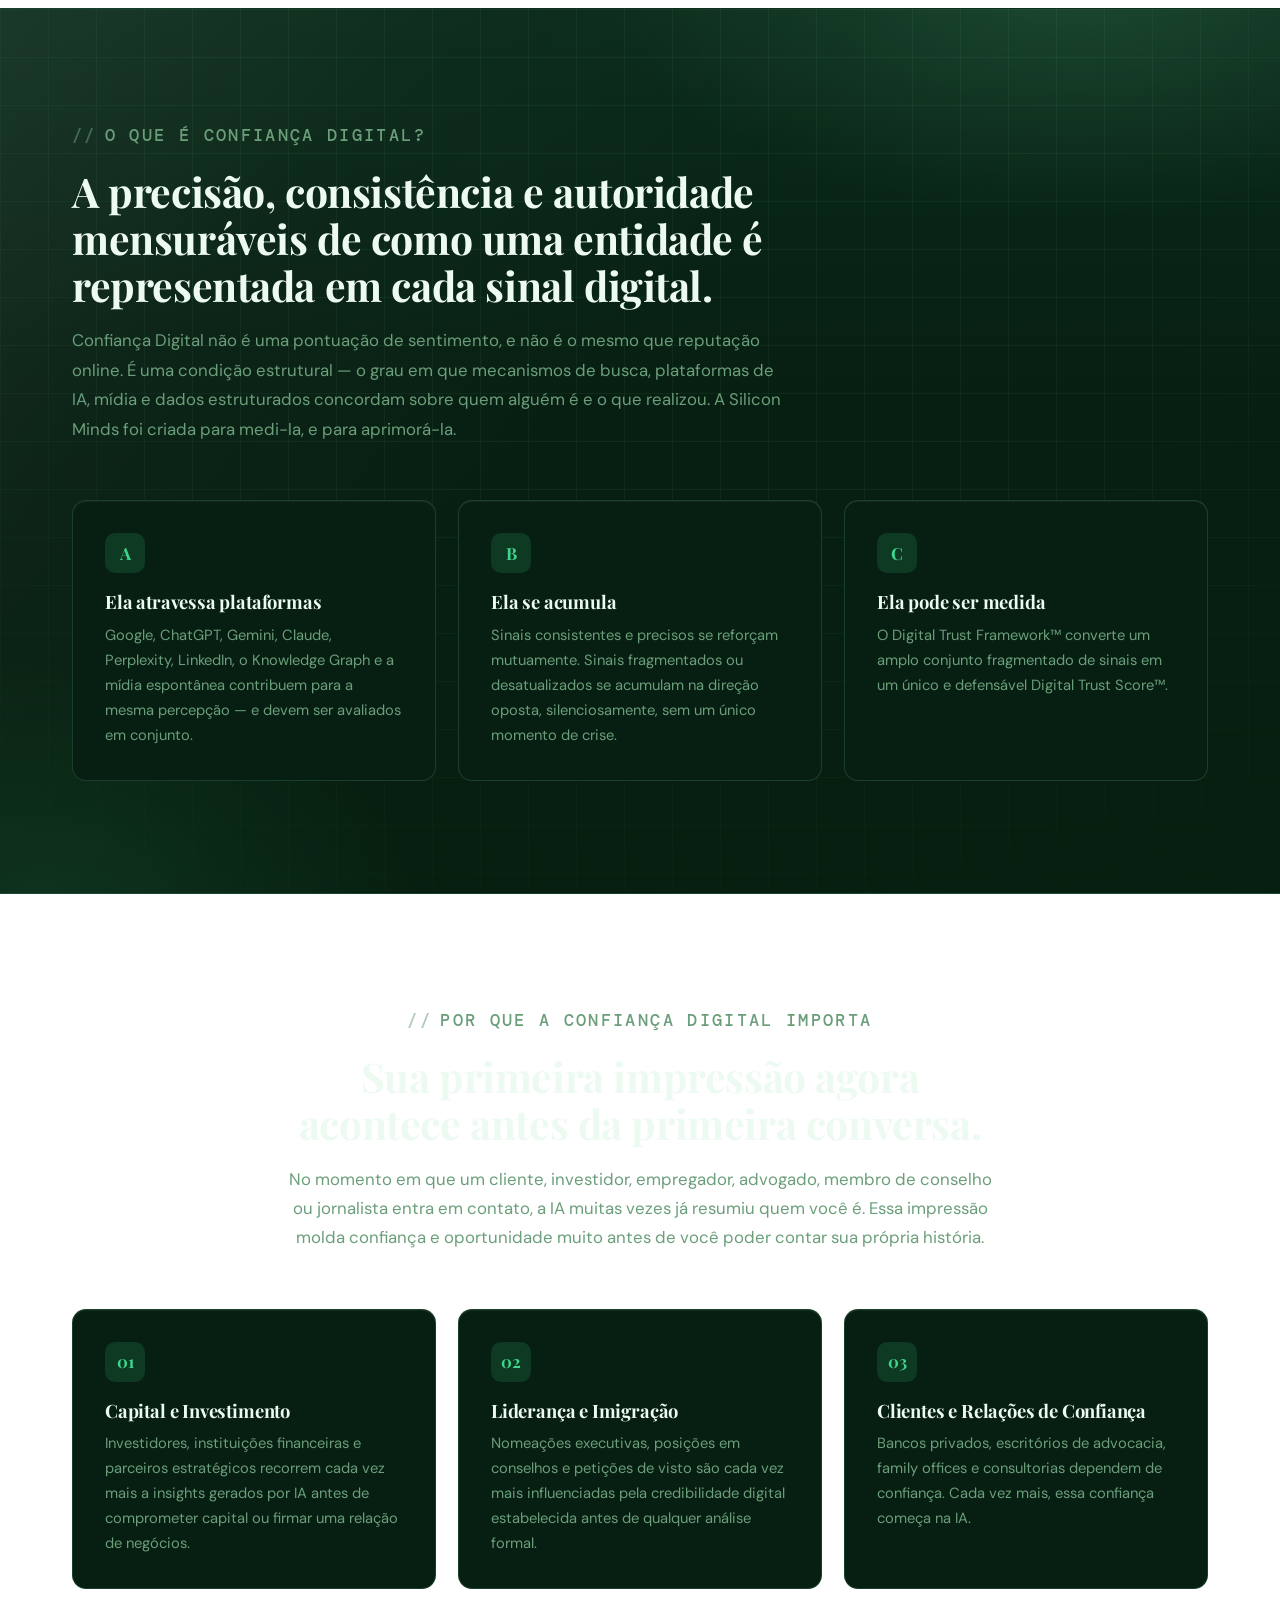
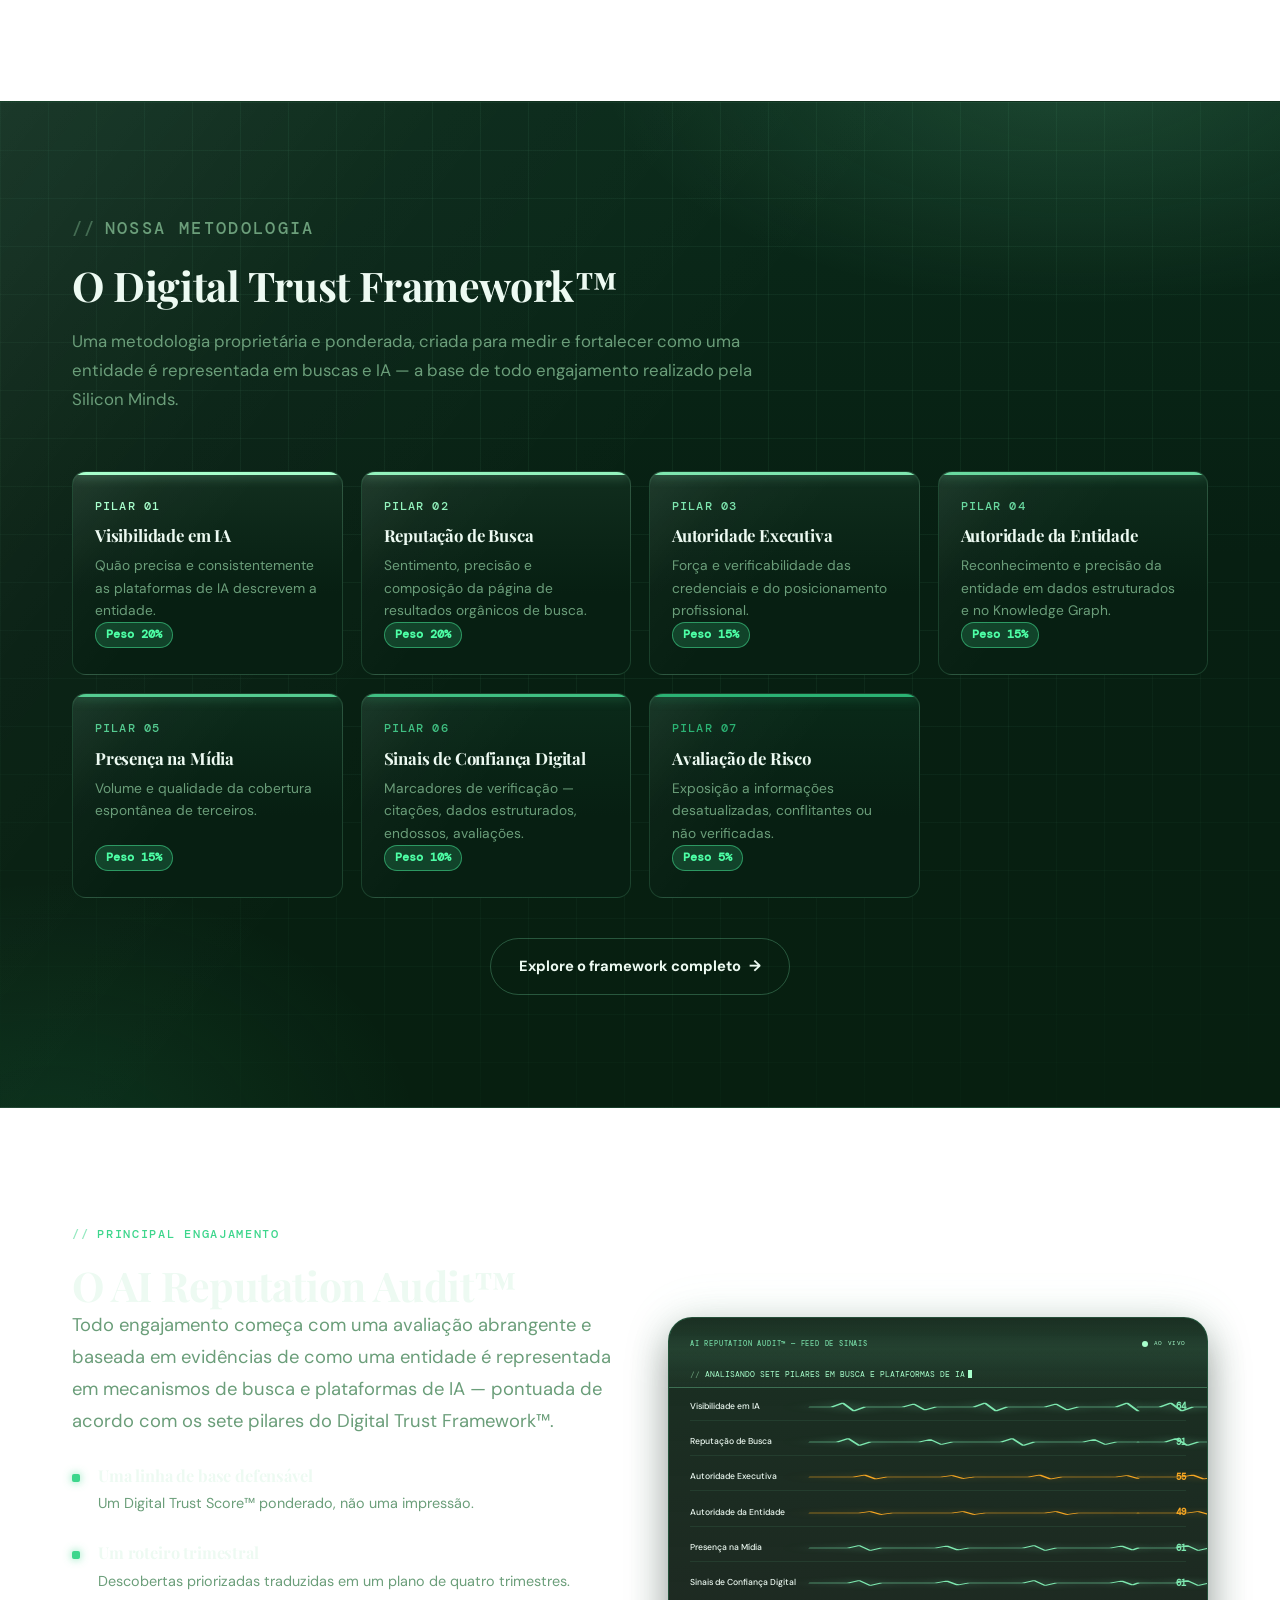
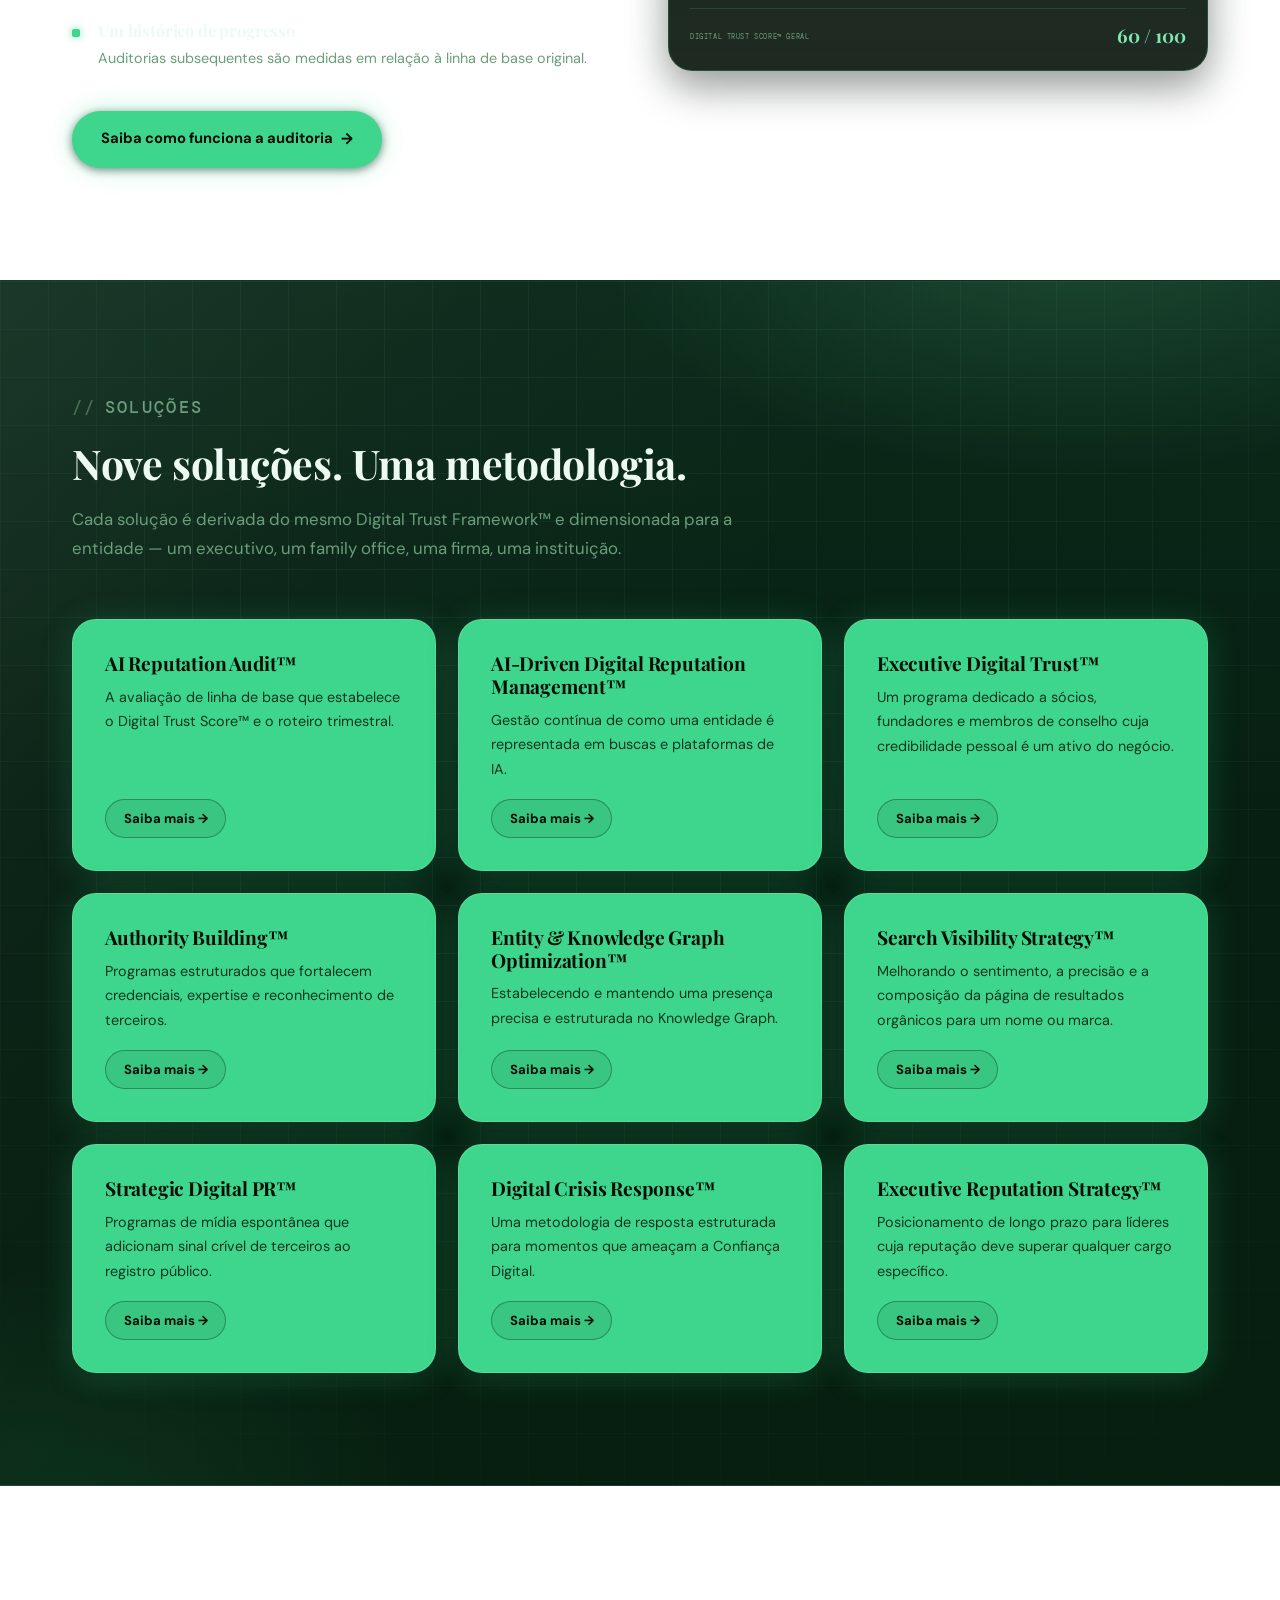
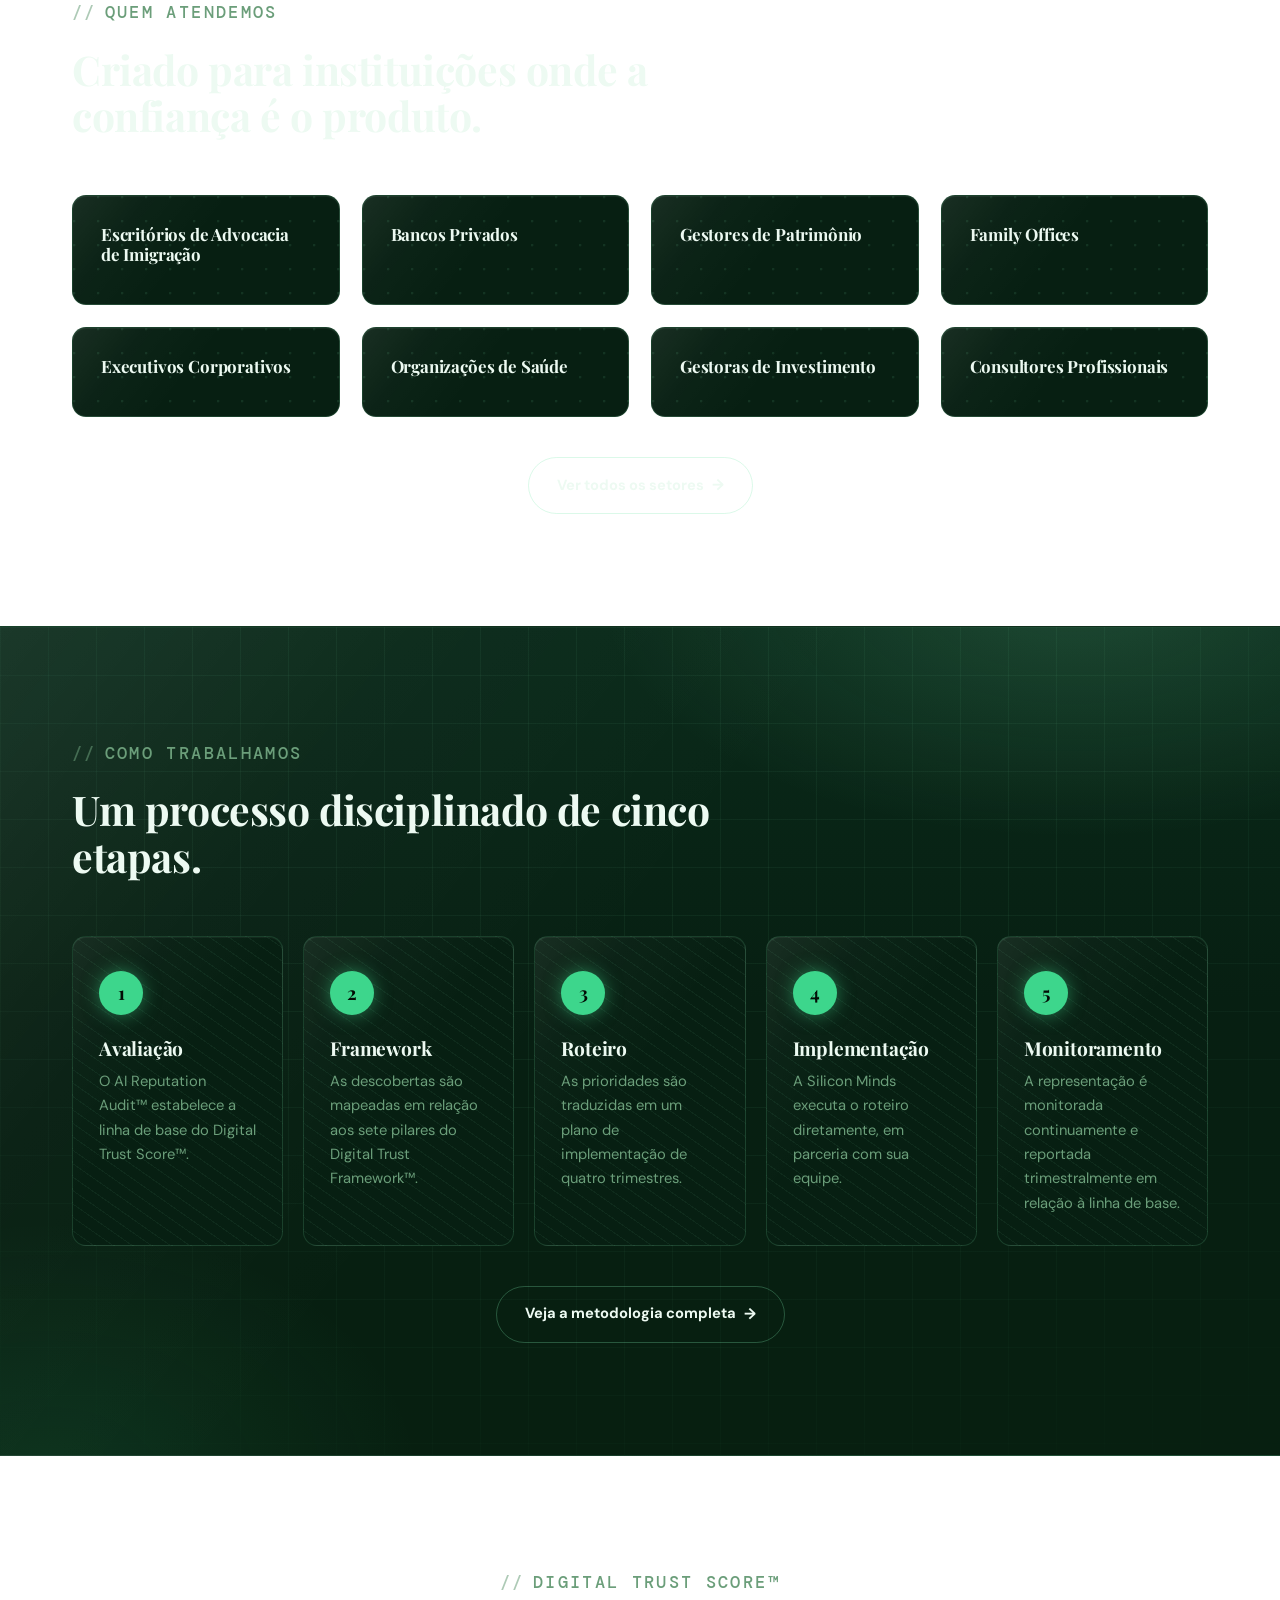
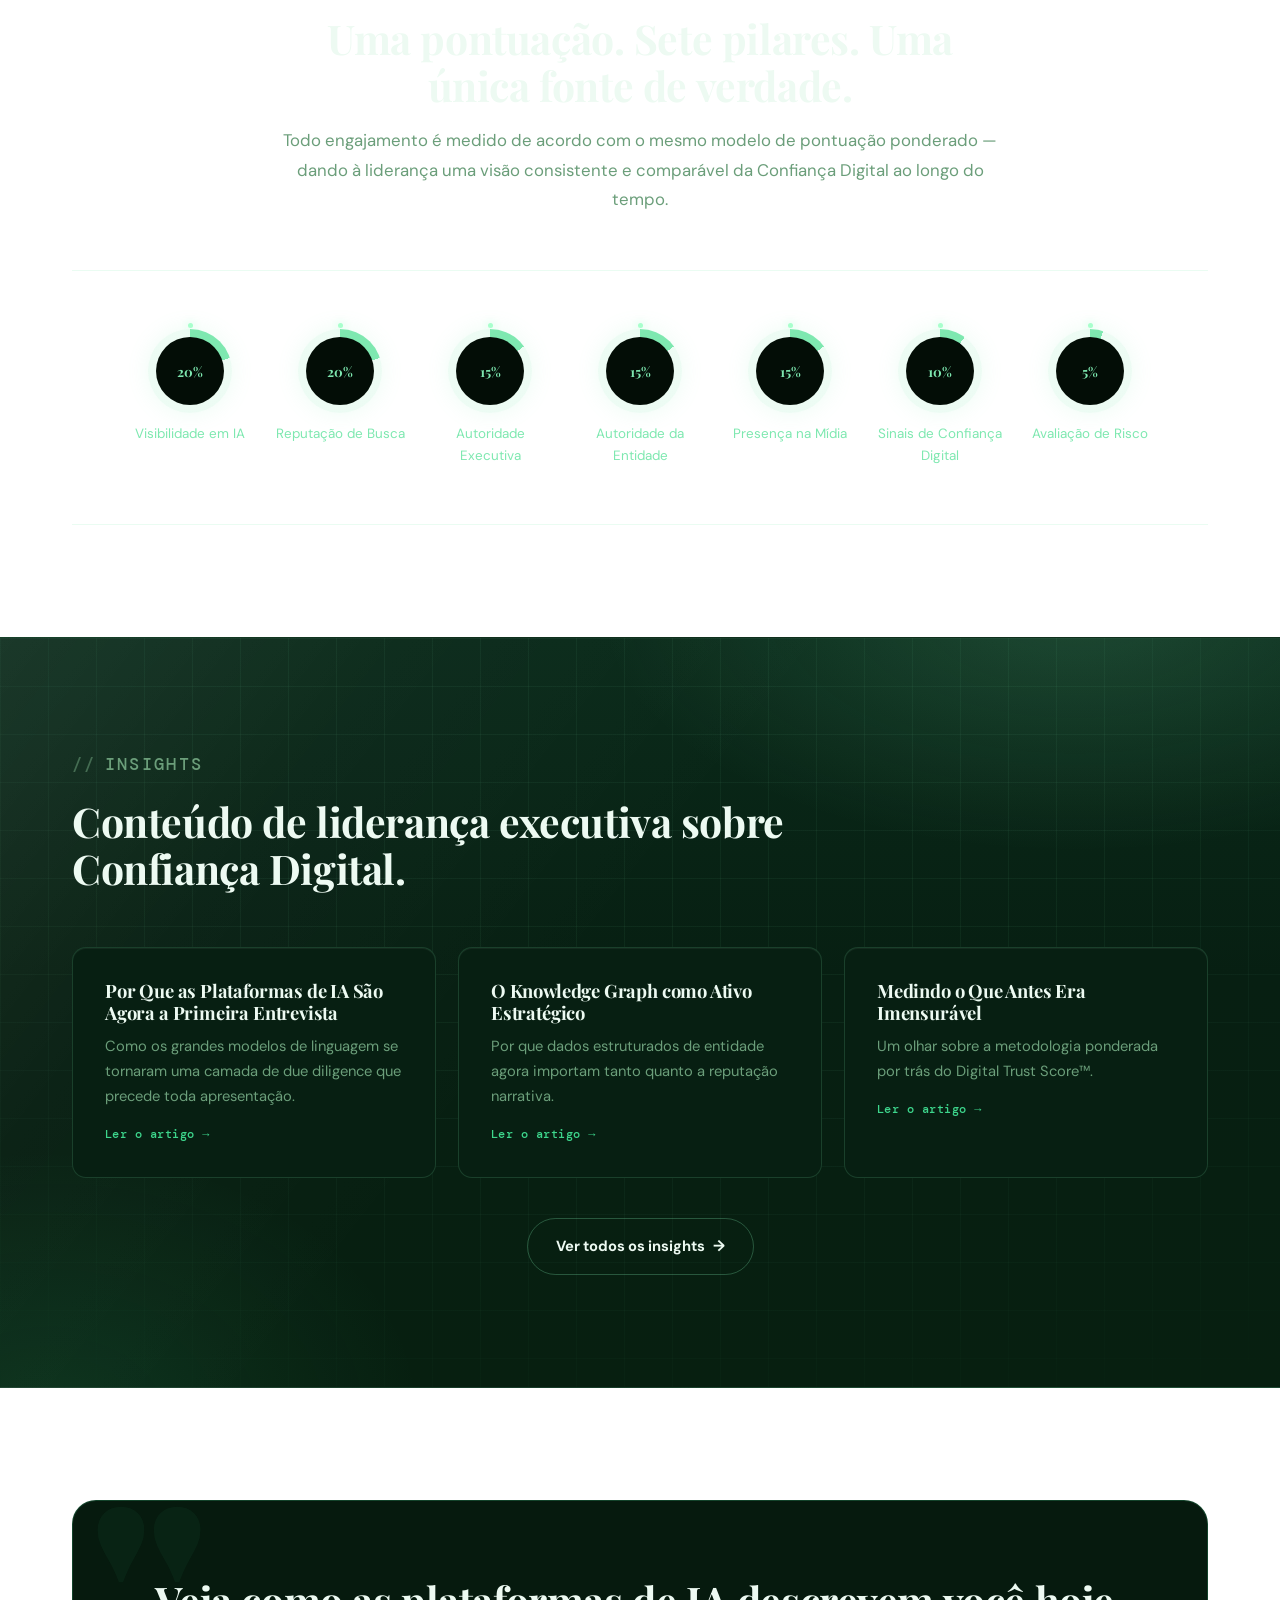
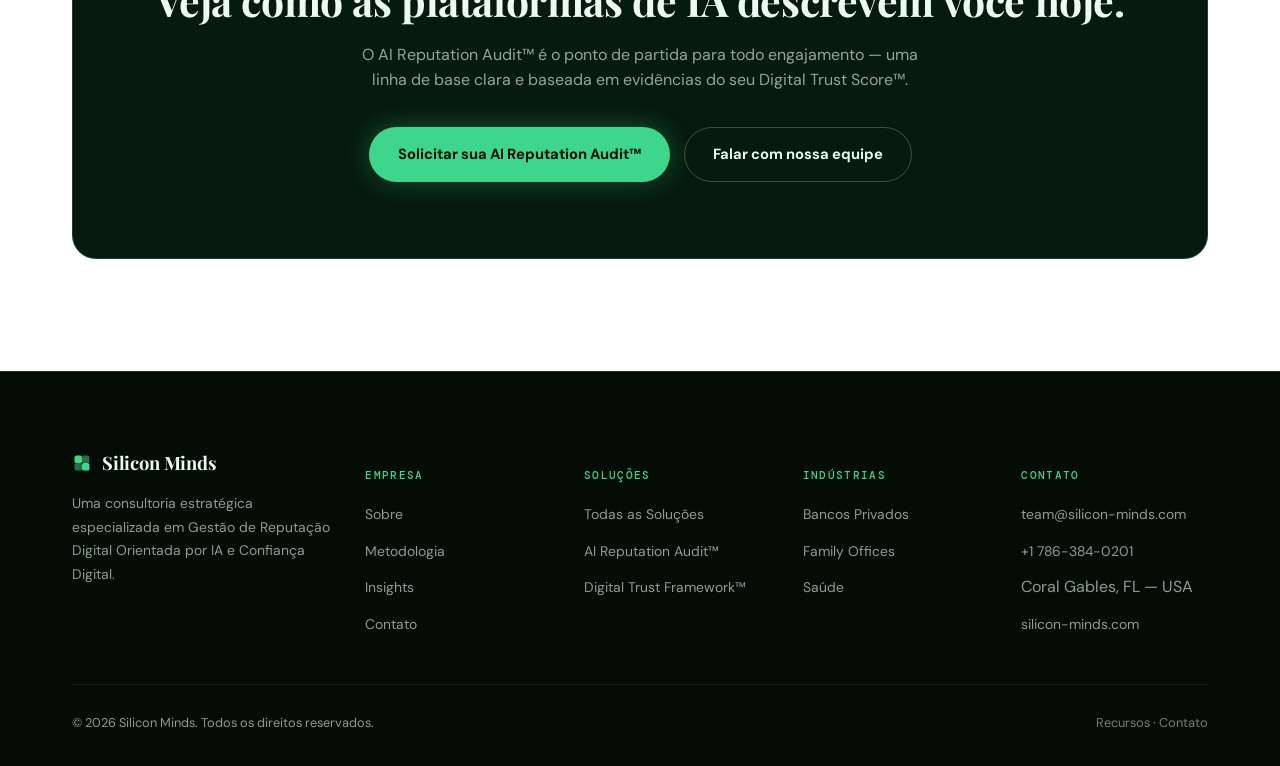
<file: pt/index.html>
<!doctype html>
<html lang="pt-BR">
<head>
<meta charset="utf-8">
<meta name="viewport" content="width=device-width, initial-scale=1">
<title>Silicon Minds | Estratégia de Confiança Digital para a Era da IA</title>
<meta name="description" content="A Silicon Minds é uma consultoria estratégica especializada em Gestão de Reputação Digital Orientada por IA e Confiança Digital. Ajudamos executivos, instituições e organizações a moldar como são percebidos em mecanismos de busca e plataformas de IA.">
<link rel="canonical" href="https://silicon-minds.com/pt/">
<link rel="alternate" hreflang="en" href="https://silicon-minds.com/index.html">
<link rel="alternate" hreflang="pt-BR" href="https://silicon-minds.com/pt/index.html">
<link rel="alternate" hreflang="x-default" href="https://silicon-minds.com/index.html">
<meta property="og:type" content="website">
<meta property="og:site_name" content="Silicon Minds">
<meta property="og:title" content="Silicon Minds | Estratégia de Confiança Digital para a Era da IA">
<meta property="og:description" content="A confiança não é mais construída apenas no Google. A Silicon Minds ajuda organizações a construir, proteger e fortalecer a Confiança Digital em mecanismos de busca, plataformas de IA e mídia digital.">
<meta property="og:url" content="https://silicon-minds.com/pt/">
<meta property="og:image" content="https://silicon-minds.com/assets/og-cover.jpg">
<meta name="twitter:card" content="summary_large_image">
<link rel="icon" href="/favicon.svg" type="image/svg+xml">
<link href="https://fonts.googleapis.com/css2?family=Playfair+Display:ital,wght@0,400;0,700;0,900;1,400;1,700&family=DM+Sans:wght@300;400;500;600;700;800&family=DM+Mono:wght@400;500&display=swap" rel="stylesheet">
<link rel="stylesheet" href="/css/style.css">
<script type="application/ld+json">
{
  "@context": "https://schema.org",
  "@type": "ProfessionalService",
  "name": "Silicon Minds",
  "alternateName": "Silicon Minds Digital Trust Consulting",
  "url": "https://silicon-minds.com/pt/",
  "description": "Consultoria estratégica especializada em Gestão de Reputação Digital Orientada por IA e Confiança Digital para executivos, instituições e organizações.",
  "address": {"@type": "PostalAddress", "addressLocality": "Coral Gables", "addressRegion": "FL", "addressCountry": "US"},
  "areaServed": "Worldwide",
  "knowsAbout": ["Digital Trust", "AI Visibility", "Search Reputation", "Executive Authority", "Entity Authority", "Knowledge Graph Optimization", "Digital Crisis Response", "Strategic Digital PR"],
  "makesOffer": [
    {"@type": "Offer", "itemOffered": {"@type": "Service", "name": "AI Reputation Audit™"}},
    {"@type": "Offer", "itemOffered": {"@type": "Service", "name": "AI-Driven Digital Reputation Management™"}},
    {"@type": "Offer", "itemOffered": {"@type": "Service", "name": "Executive Digital Trust™"}}
  ],
  "sameAs": ["https://www.linkedin.com/company/silicon-minds"]
}
</script>
</head>
<body>
<a class="skip-link" href="#main">Ir para o conteúdo</a>

<header class="nav">
  <div class="container">
    <a href="/pt/index.html" class="brand"><span class="mark"></span>Silicon Minds</a>
    <nav class="nav-links" aria-label="Principal">
      <a href="/pt/about.html">Sobre</a>
      <a href="/pt/solutions.html">Soluções</a>
      <a href="/pt/framework.html">Framework™</a>
      <a href="/pt/audit.html">Audit™</a>
      <a href="/pt/industries.html">Indústrias</a>
      <a href="/pt/methodology.html">Metodologia</a>
      <a href="/pt/insights.html">Insights</a>
      <a href="/pt/contact.html">Contato</a>
    </nav>
    <div class="nav-cta">
      <div class="lang-switch" aria-label="Idioma"><a href="/index.html" class="lang-btn">EN</a><span class="lang-sep">/</span><a href="/pt/index.html" class="lang-btn active">PT</a></div>
      <a href="/pt/audit.html" class="btn btn-outline btn-sm">Solicitar Auditoria</a>
      <button class="nav-toggle" aria-label="Abrir menu" aria-expanded="false"><span></span><span></span><span></span></button>
    </div>
  </div>
</header>

<main id="main">

  <!-- HERO -->
  <section class="hero">
    <div class="container">
      <div>
        <p class="eyebrow">Estratégia de Confiança Digital</p>
        <h1 class="display">A Confiança Não É Mais Construída Apenas no <em>Google.</em></h1>
        <p class="lede">Hoje, a confiança é construída em mecanismos de busca, plataformas de IA, mídia digital e em cada sinal digital que molda como executivos e organizações são percebidos. A Silicon Minds ajuda organizações a construir, proteger e fortalecer a Confiança Digital na era da IA.</p>
        <div class="cta-row">
          <a href="/pt/audit.html" class="btn btn-primary">Solicitar sua AI Reputation Audit™ <span class="btn-arrow">→</span></a>
          <a href="/pt/framework.html" class="btn btn-outline">Conheça o Digital Trust Framework™</a>
        </div>
      </div>
      <div class="hero-panel">
        <div class="frame-corner tl"></div>
        <div class="frame-corner br"></div>
        <div class="hp-top">
          <p class="hp-label">Digital Trust Score™ — Visualização ao Vivo</p>
          <span class="hp-live"><i></i>Ao Vivo</span>
        </div>
        <div class="gaugeWrap">
          <svg class="gaugeSvg" viewBox="0 0 200 200">
            <defs>
              <linearGradient id="gaugeGrad" x1="0%" y1="0%" x2="100%" y2="100%">
                <stop offset="0%" stop-color="#2bb374"/>
                <stop offset="55%" stop-color="#3dd68c"/>
                <stop offset="100%" stop-color="#a8ffcc"/>
              </linearGradient>
            </defs>
            <circle class="track" cx="100" cy="100" r="86"></circle>
            <circle class="progress" cx="100" cy="100" r="86"></circle>
          </svg>
          <div class="orbit">
            <div class="orbit-dot d1"></div>
            <div class="orbit-dot d2"></div>
          </div>
          <div class="gaugeCenter">
            <span class="gaugeNum">63</span>
            <span class="gaugeMax">/ 100</span>
            <span class="gaugeSub">Pontuação Geral</span>
          </div>
        </div>
        <div class="barsWrap">
          <div class="barRow"><span class="barLabel">Visibilidade em IA</span><div class="barTrack"><div class="barFill strong" style="--val:91%;--i:0"></div></div><span class="barVal strong">91</span></div>
          <div class="barRow"><span class="barLabel">Reputação de Busca</span><div class="barTrack"><div class="barFill strong" style="--val:88%;--i:1"></div></div><span class="barVal strong">88</span></div>
          <div class="barRow"><span class="barLabel">Autoridade Executiva</span><div class="barTrack"><div class="barFill dev" style="--val:55%;--i:2"></div></div><span class="barVal dev">55</span></div>
          <div class="barRow"><span class="barLabel">Autoridade da Entidade</span><div class="barTrack"><div class="barFill dev" style="--val:49%;--i:3"></div></div><span class="barVal dev">49</span></div>
          <div class="barRow"><span class="barLabel">Presença na Mídia</span><div class="barTrack"><div class="barFill limited" style="--val:34%;--i:4"></div></div><span class="barVal limited">34</span></div>
        </div>
      </div>
    </div>
  </section>

  <!-- A BUSCA MUDOU -->
  <section class="section-pad">
    <div class="container">
      <div class="two-col">
        <div>
          <p class="eyebrow">A Busca Mudou</p>
          <h2 class="display">As perguntas mudaram. Sua primeira impressão também.</h2>
        </div>
        <div>
          <p class="lede" style="margin-bottom:24px;">Por anos, a pergunta operacional era simples: <em>"O que aparece quando alguém pesquisa meu nome?"</em> Essa pergunta não reflete mais como a reputação é formada.</p>
          <p class="lede" style="margin-bottom:24px;">Hoje, a pergunta é: <em>"Como a IA descreve quem eu sou?"</em> A IA se tornou a primeira camada de due diligence — informando decisões de contratação, aportes de capital, petições de visto e relações de confiança antes de qualquer conversa acontecer.</p>
          <p class="lede">Poucos indivíduos ou instituições já avaliaram, muito menos geriram, como a IA os representa.</p>
        </div>
      </div>
    </div>
  </section>

  <!-- O QUE É CONFIANÇA DIGITAL -->
  <section class="section-pad band-gray">
    <div class="container">
      <div class="section-head">
        <p class="eyebrow">O Que É Confiança Digital?</p>
        <h2 class="display">A precisão, consistência e autoridade mensuráveis de como uma entidade é representada em cada sinal digital.</h2>
        <p>Confiança Digital não é uma pontuação de sentimento, e não é o mesmo que reputação online. É uma condição estrutural — o grau em que mecanismos de busca, plataformas de IA, mídia e dados estruturados concordam sobre quem alguém é e o que realizou. A Silicon Minds foi criada para medi-la, e para aprimorá-la.</p>
      </div>
      <div class="grid grid-3">
        <div class="card" data-reveal><div class="icon-num">A</div><h3>Ela atravessa plataformas</h3><p>Google, ChatGPT, Gemini, Claude, Perplexity, LinkedIn, o Knowledge Graph e a mídia espontânea contribuem para a mesma percepção — e devem ser avaliados em conjunto.</p></div>
        <div class="card" data-reveal><div class="icon-num">B</div><h3>Ela se acumula</h3><p>Sinais consistentes e precisos se reforçam mutuamente. Sinais fragmentados ou desatualizados se acumulam na direção oposta, silenciosamente, sem um único momento de crise.</p></div>
        <div class="card" data-reveal><div class="icon-num">C</div><h3>Ela pode ser medida</h3><p>O Digital Trust Framework™ converte um amplo conjunto fragmentado de sinais em um único e defensável Digital Trust Score™.</p></div>
      </div>
    </div>
  </section>

  <!-- POR QUE A CONFIANÇA DIGITAL IMPORTA -->
  <section class="section-pad">
    <div class="container">
      <div class="section-head center">
        <p class="eyebrow" style="justify-content:center">Por Que a Confiança Digital Importa</p>
        <h2 class="display">Sua primeira impressão agora acontece antes da primeira conversa.</h2>
        <p>No momento em que um cliente, investidor, empregador, advogado, membro de conselho ou jornalista entra em contato, a IA muitas vezes já resumiu quem você é. Essa impressão molda confiança e oportunidade muito antes de você poder contar sua própria história.</p>
      </div>
      <div class="grid grid-3">
        <div class="card" data-reveal><div class="icon-num">01</div><h3>Capital e Investimento</h3><p>Investidores, instituições financeiras e parceiros estratégicos recorrem cada vez mais a insights gerados por IA antes de comprometer capital ou firmar uma relação de negócios.</p></div>
        <div class="card" data-reveal><div class="icon-num">02</div><h3>Liderança e Imigração</h3><p>Nomeações executivas, posições em conselhos e petições de visto são cada vez mais influenciadas pela credibilidade digital estabelecida antes de qualquer análise formal.</p></div>
        <div class="card" data-reveal><div class="icon-num">03</div><h3>Clientes e Relações de Confiança</h3><p>Bancos privados, escritórios de advocacia, family offices e consultorias dependem de confiança. Cada vez mais, essa confiança começa na IA.</p></div>
      </div>
    </div>
  </section>

  <!-- DIGITAL TRUST FRAMEWORK -->
  <section class="section-pad band-gray">
    <div class="container">
      <div class="section-head">
        <p class="eyebrow">Nossa Metodologia</p>
        <h2 class="display">O Digital Trust Framework™</h2>
        <p>Uma metodologia proprietária e ponderada, criada para medir e fortalecer como uma entidade é representada em buscas e IA — a base de todo engajamento realizado pela Silicon Minds.</p>
      </div>
      <div class="pillars">
        <div class="pillar" data-reveal><span class="pnum">PILAR 01</span><h4>Visibilidade em IA</h4><p>Quão precisa e consistentemente as plataformas de IA descrevem a entidade.</p><span class="weight">Peso 20%</span></div>
        <div class="pillar" data-reveal><span class="pnum">PILAR 02</span><h4>Reputação de Busca</h4><p>Sentimento, precisão e composição da página de resultados orgânicos de busca.</p><span class="weight">Peso 20%</span></div>
        <div class="pillar" data-reveal><span class="pnum">PILAR 03</span><h4>Autoridade Executiva</h4><p>Força e verificabilidade das credenciais e do posicionamento profissional.</p><span class="weight">Peso 15%</span></div>
        <div class="pillar" data-reveal><span class="pnum">PILAR 04</span><h4>Autoridade da Entidade</h4><p>Reconhecimento e precisão da entidade em dados estruturados e no Knowledge Graph.</p><span class="weight">Peso 15%</span></div>
        <div class="pillar" data-reveal><span class="pnum">PILAR 05</span><h4>Presença na Mídia</h4><p>Volume e qualidade da cobertura espontânea de terceiros.</p><span class="weight">Peso 15%</span></div>
        <div class="pillar" data-reveal><span class="pnum">PILAR 06</span><h4>Sinais de Confiança Digital</h4><p>Marcadores de verificação — citações, dados estruturados, endossos, avaliações.</p><span class="weight">Peso 10%</span></div>
        <div class="pillar" data-reveal><span class="pnum">PILAR 07</span><h4>Avaliação de Risco</h4><p>Exposição a informações desatualizadas, conflitantes ou não verificadas.</p><span class="weight">Peso 5%</span></div>
      </div>
      <div class="mt-40 text-center"><a href="/pt/framework.html" class="btn btn-outline">Explore o framework completo <span class="btn-arrow">→</span></a></div>
    </div>
  </section>

  <!-- AI REPUTATION AUDIT -->
  <section class="section-pad audit-teaser">
    <div class="container two-col">
      <div>
        <p class="eyebrow">Principal Engajamento</p>
        <h2 class="display">O AI Reputation Audit™</h2>
        <p class="lede" style="margin-bottom:28px;">Todo engajamento começa com uma avaliação abrangente e baseada em evidências de como uma entidade é representada em mecanismos de busca e plataformas de IA — pontuada de acordo com os sete pilares do Digital Trust Framework™.</p>
        <div class="kicker-list">
          <div class="kicker-item"><span class="ki-mark"></span><div><h4>Uma linha de base defensável</h4><p>Um Digital Trust Score™ ponderado, não uma impressão.</p></div></div>
          <div class="kicker-item"><span class="ki-mark"></span><div><h4>Um roteiro trimestral</h4><p>Descobertas priorizadas traduzidas em um plano de quatro trimestres.</p></div></div>
          <div class="kicker-item"><span class="ki-mark"></span><div><h4>Um histórico de progresso</h4><p>Auditorias subsequentes são medidas em relação à linha de base original.</p></div></div>
        </div>
        <div class="cta-row mt-40"><a href="/pt/audit.html" class="btn btn-primary">Saiba como funciona a auditoria <span class="btn-arrow">→</span></a></div>
      </div>
      <div class="dashboard">
        <div class="frame-corner tl"></div>
        <div class="frame-corner br"></div>
        <div class="scanLine"></div>
        <div class="hp-top">
          <p class="hp-label">AI Reputation Audit™ — Feed de Sinais</p>
          <span class="hp-live"><i></i>Ao Vivo</span>
        </div>
        <p class="ticker"><span class="tickerLead">//</span>ANALISANDO SETE PILARES EM BUSCA E PLATAFORMAS DE IA<span class="cursor"></span></p>
        <div class="dash-grid">
          <div class="dash-card" style="--i:0"><div class="dlabel">Visibilidade em IA</div><svg class="wave" viewBox="0 0 120 24" preserveAspectRatio="none"><g class="waveGroup"><path class="wavePath" d="M0,12 L8,12 L12,4 L16,20 L20,12 L34,12 L38,6 L42,18 L46,12 L60,12 L64,4 L68,20 L72,12 L86,12 L90,6 L94,18 L98,12 L112,12 L116,4 L120,20"/><path class="wavePath" d="M120,12 L128,12 L132,4 L136,20 L140,12 L154,12 L158,6 L162,18 L166,12 L180,12 L184,4 L188,20 L192,12 L206,12 L210,6 L214,18 L218,12 L232,12 L236,4 L240,20"/></g></svg><div class="dval">64</div></div>
          <div class="dash-card" style="--i:1"><div class="dlabel">Reputação de Busca</div><svg class="wave" viewBox="0 0 120 24" preserveAspectRatio="none"><g class="waveGroup"><path class="wavePath" d="M0,12 L10,12 L14,5 L18,19 L22,12 L40,12 L44,7 L48,17 L52,12 L70,12 L74,5 L78,19 L82,12 L100,12 L104,7 L108,17 L112,12 L120,12"/><path class="wavePath" d="M120,12 L130,12 L134,5 L138,19 L142,12 L160,12 L164,7 L168,17 L172,12 L190,12 L194,5 L198,19 L202,12 L220,12 L224,7 L228,17 L232,12 L240,12"/></g></svg><div class="dval">91</div></div>
          <div class="dash-card amber" style="--i:2"><div class="dlabel">Autoridade Executiva</div><svg class="wave" viewBox="0 0 120 24" preserveAspectRatio="none"><g class="waveGroup"><path class="wavePath" d="M0,12 L16,12 L20,8 L24,16 L28,12 L48,12 L52,9 L56,15 L60,12 L80,12 L84,8 L88,16 L92,12 L112,12 L116,9 L120,15"/><path class="wavePath" d="M120,12 L136,12 L140,8 L144,16 L148,12 L168,12 L172,9 L176,15 L180,12 L200,12 L204,8 L208,16 L212,12 L232,12 L236,9 L240,15"/></g></svg><div class="dval">55</div></div>
          <div class="dash-card amber" style="--i:3"><div class="dlabel">Autoridade da Entidade</div><svg class="wave" viewBox="0 0 120 24" preserveAspectRatio="none"><g class="waveGroup"><path class="wavePath" d="M0,12 L18,12 L22,9 L26,15 L30,12 L52,12 L56,9 L60,15 L64,12 L86,12 L90,9 L94,15 L98,12 L120,12"/><path class="wavePath" d="M120,12 L138,12 L142,9 L146,15 L150,12 L172,12 L176,9 L180,15 L184,12 L206,12 L210,9 L214,15 L218,12 L240,12"/></g></svg><div class="dval">49</div></div>
          <div class="dash-card" style="--i:4"><div class="dlabel">Presença na Mídia</div><svg class="wave" viewBox="0 0 120 24" preserveAspectRatio="none"><g class="waveGroup"><path class="wavePath" d="M0,12 L14,12 L18,7 L22,17 L26,12 L46,12 L50,8 L54,16 L58,12 L78,12 L82,7 L86,17 L90,12 L110,12 L114,8 L118,16 L120,12"/><path class="wavePath" d="M120,12 L134,12 L138,7 L142,17 L146,12 L166,12 L170,8 L174,16 L178,12 L198,12 L202,7 L206,17 L210,12 L230,12 L234,8 L238,16 L240,12"/></g></svg><div class="dval">61</div></div>
          <div class="dash-card" style="--i:5"><div class="dlabel">Sinais de Confiança Digital</div><svg class="wave" viewBox="0 0 120 24" preserveAspectRatio="none"><g class="waveGroup"><path class="wavePath" d="M0,12 L14,12 L18,7 L22,17 L26,12 L46,12 L50,8 L54,16 L58,12 L78,12 L82,7 L86,17 L90,12 L110,12 L114,8 L118,16 L120,12"/><path class="wavePath" d="M120,12 L134,12 L138,7 L142,17 L146,12 L166,12 L170,8 L174,16 L178,12 L198,12 L202,7 L206,17 L210,12 L230,12 L234,8 L238,16 L240,12"/></g></svg><div class="dval">61</div></div>
        </div>
        <div class="dash-score"><span class="dslabel">Digital Trust Score™ Geral</span><span class="dsval">60 / 100</span></div>
      </div>
    </div>
  </section>

  <!-- SOLUÇÕES -->
  <section class="section-pad band-gray">
    <div class="container">
      <div class="section-head">
        <p class="eyebrow">Soluções</p>
        <h2 class="display">Nove soluções. Uma metodologia.</h2>
        <p>Cada solução é derivada do mesmo Digital Trust Framework™ e dimensionada para a entidade — um executivo, um family office, uma firma, uma instituição.</p>
      </div>
      <div class="grid grid-3">
        <div class="solution-card" data-reveal><h3>AI Reputation Audit™</h3><p>A avaliação de linha de base que estabelece o Digital Trust Score™ e o roteiro trimestral.</p><a href="/pt/audit.html">Saiba mais →</a></div>
        <div class="solution-card" data-reveal><h3>AI-Driven Digital Reputation Management™</h3><p>Gestão contínua de como uma entidade é representada em buscas e plataformas de IA.</p><a href="/pt/solutions.html">Saiba mais →</a></div>
        <div class="solution-card" data-reveal><h3>Executive Digital Trust™</h3><p>Um programa dedicado a sócios, fundadores e membros de conselho cuja credibilidade pessoal é um ativo do negócio.</p><a href="/pt/solutions.html">Saiba mais →</a></div>
        <div class="solution-card" data-reveal><h3>Authority Building™</h3><p>Programas estruturados que fortalecem credenciais, expertise e reconhecimento de terceiros.</p><a href="/pt/solutions.html">Saiba mais →</a></div>
        <div class="solution-card" data-reveal><h3>Entity &amp; Knowledge Graph Optimization™</h3><p>Estabelecendo e mantendo uma presença precisa e estruturada no Knowledge Graph.</p><a href="/pt/solutions.html">Saiba mais →</a></div>
        <div class="solution-card" data-reveal><h3>Search Visibility Strategy™</h3><p>Melhorando o sentimento, a precisão e a composição da página de resultados orgânicos para um nome ou marca.</p><a href="/pt/solutions.html">Saiba mais →</a></div>
        <div class="solution-card" data-reveal><h3>Strategic Digital PR™</h3><p>Programas de mídia espontânea que adicionam sinal crível de terceiros ao registro público.</p><a href="/pt/solutions.html">Saiba mais →</a></div>
        <div class="solution-card" data-reveal><h3>Digital Crisis Response™</h3><p>Uma metodologia de resposta estruturada para momentos que ameaçam a Confiança Digital.</p><a href="/pt/solutions.html">Saiba mais →</a></div>
        <div class="solution-card" data-reveal><h3>Executive Reputation Strategy™</h3><p>Posicionamento de longo prazo para líderes cuja reputação deve superar qualquer cargo específico.</p><a href="/pt/solutions.html">Saiba mais →</a></div>
      </div>
    </div>
  </section>

  <!-- INDÚSTRIAS -->
  <section class="section-pad">
    <div class="container">
      <div class="section-head">
        <p class="eyebrow">Quem Atendemos</p>
        <h2 class="display">Criado para instituições onde a confiança é o produto.</h2>
      </div>
      <div class="grid grid-4">
        <div class="industry-card" data-reveal><h3>Escritórios de Advocacia de Imigração</h3></div>
        <div class="industry-card" data-reveal><h3>Bancos Privados</h3></div>
        <div class="industry-card" data-reveal><h3>Gestores de Patrimônio</h3></div>
        <div class="industry-card" data-reveal><h3>Family Offices</h3></div>
        <div class="industry-card" data-reveal><h3>Executivos Corporativos</h3></div>
        <div class="industry-card" data-reveal><h3>Organizações de Saúde</h3></div>
        <div class="industry-card" data-reveal><h3>Gestoras de Investimento</h3></div>
        <div class="industry-card" data-reveal><h3>Consultores Profissionais</h3></div>
      </div>
      <div class="mt-40 text-center"><a href="/pt/industries.html" class="btn btn-outline">Ver todos os setores <span class="btn-arrow">→</span></a></div>
    </div>
  </section>

  <!-- METODOLOGIA -->
  <section class="section-pad band-gray">
    <div class="container">
      <div class="section-head">
        <p class="eyebrow">Como Trabalhamos</p>
        <h2 class="display">Um processo disciplinado de cinco etapas.</h2>
      </div>
      <div class="timeline">
        <div class="tstep" data-reveal><div class="tno">1</div><h4>Avaliação</h4><p>O AI Reputation Audit™ estabelece a linha de base do Digital Trust Score™.</p></div>
        <div class="tstep" data-reveal><div class="tno">2</div><h4>Framework</h4><p>As descobertas são mapeadas em relação aos sete pilares do Digital Trust Framework™.</p></div>
        <div class="tstep" data-reveal><div class="tno">3</div><h4>Roteiro</h4><p>As prioridades são traduzidas em um plano de implementação de quatro trimestres.</p></div>
        <div class="tstep" data-reveal><div class="tno">4</div><h4>Implementação</h4><p>A Silicon Minds executa o roteiro diretamente, em parceria com sua equipe.</p></div>
        <div class="tstep" data-reveal><div class="tno">5</div><h4>Monitoramento</h4><p>A representação é monitorada continuamente e reportada trimestralmente em relação à linha de base.</p></div>
      </div>
      <div class="mt-40 text-center"><a href="/pt/methodology.html" class="btn btn-outline">Veja a metodologia completa <span class="btn-arrow">→</span></a></div>
    </div>
  </section>

  <!-- DIGITAL TRUST SCORE -->
  <section class="section-pad">
    <div class="container">
      <div class="section-head center">
        <p class="eyebrow" style="justify-content:center">Digital Trust Score™</p>
        <h2 class="display">Uma pontuação. Sete pilares. Uma única fonte de verdade.</h2>
        <p>Todo engajamento é medido de acordo com o mesmo modelo de pontuação ponderado — dando à liderança uma visão consistente e comparável da Confiança Digital ao longo do tempo.</p>
      </div>
      <div class="stat-strip">
        <div class="stat" data-reveal style="--w-target:20;--i:0"><div class="stat-ring"><div class="orbit-mini"><i></i></div><span class="stat-ring-val">20%</span></div><span>Visibilidade em IA</span></div>
        <div class="stat" data-reveal style="--w-target:20;--i:1"><div class="stat-ring"><div class="orbit-mini"><i></i></div><span class="stat-ring-val">20%</span></div><span>Reputação de Busca</span></div>
        <div class="stat" data-reveal style="--w-target:15;--i:2"><div class="stat-ring"><div class="orbit-mini"><i></i></div><span class="stat-ring-val">15%</span></div><span>Autoridade Executiva</span></div>
        <div class="stat" data-reveal style="--w-target:15;--i:3"><div class="stat-ring"><div class="orbit-mini"><i></i></div><span class="stat-ring-val">15%</span></div><span>Autoridade da Entidade</span></div>
        <div class="stat" data-reveal style="--w-target:15;--i:4"><div class="stat-ring"><div class="orbit-mini"><i></i></div><span class="stat-ring-val">15%</span></div><span>Presença na Mídia</span></div>
        <div class="stat" data-reveal style="--w-target:10;--i:5"><div class="stat-ring"><div class="orbit-mini"><i></i></div><span class="stat-ring-val">10%</span></div><span>Sinais de Confiança Digital</span></div>
        <div class="stat" data-reveal style="--w-target:5;--i:6"><div class="stat-ring"><div class="orbit-mini"><i></i></div><span class="stat-ring-val">5%</span></div><span>Avaliação de Risco</span></div>
      </div>
    </div>
  </section>

  <!-- INSIGHTS -->
  <section class="section-pad band-gray">
    <div class="container">
      <div class="section-head">
        <p class="eyebrow">Insights</p>
        <h2 class="display">Conteúdo de liderança executiva sobre Confiança Digital.</h2>
      </div>
      <div class="grid grid-3">
        <div class="card" data-reveal><h3>Por Que as Plataformas de IA São Agora a Primeira Entrevista</h3><p>Como os grandes modelos de linguagem se tornaram uma camada de due diligence que precede toda apresentação.</p><a href="/pt/insights.html" class="tag">Ler o artigo →</a></div>
        <div class="card" data-reveal><h3>O Knowledge Graph como Ativo Estratégico</h3><p>Por que dados estruturados de entidade agora importam tanto quanto a reputação narrativa.</p><a href="/pt/insights.html" class="tag">Ler o artigo →</a></div>
        <div class="card" data-reveal><h3>Medindo o Que Antes Era Imensurável</h3><p>Um olhar sobre a metodologia ponderada por trás do Digital Trust Score™.</p><a href="/pt/insights.html" class="tag">Ler o artigo →</a></div>
      </div>
      <div class="mt-40 text-center"><a href="/pt/insights.html" class="btn btn-outline">Ver todos os insights <span class="btn-arrow">→</span></a></div>
    </div>
  </section>

  <!-- CTA FINAL -->
  <section class="section-pad">
    <div class="container">
      <div class="final-cta">
        <h2 class="display">Veja como as plataformas de IA descrevem você hoje.</h2>
        <p>O AI Reputation Audit™ é o ponto de partida para todo engajamento — uma linha de base clara e baseada em evidências do seu Digital Trust Score™.</p>
        <div class="cta-row"><a href="/pt/audit.html" class="btn btn-primary">Solicitar sua AI Reputation Audit™</a><a href="/pt/contact.html" class="btn btn-ghost-light">Falar com nossa equipe</a></div>
      </div>
    </div>
  </section>

</main>

<footer class="footer">
  <div class="container">
    <div class="footer-grid">
      <div>
        <a href="/pt/index.html" class="brand"><span class="mark"></span>Silicon Minds</a>
        <p>Uma consultoria estratégica especializada em Gestão de Reputação Digital Orientada por IA e Confiança Digital.</p>
      </div>
      <div class="footer-col"><h5>Empresa</h5><ul><li><a href="/pt/about.html">Sobre</a></li><li><a href="/pt/methodology.html">Metodologia</a></li><li><a href="/pt/insights.html">Insights</a></li><li><a href="/pt/contact.html">Contato</a></li></ul></div>
      <div class="footer-col"><h5>Soluções</h5><ul><li><a href="/pt/solutions.html">Todas as Soluções</a></li><li><a href="/pt/audit.html">AI Reputation Audit™</a></li><li><a href="/pt/framework.html">Digital Trust Framework™</a></li></ul></div>
      <div class="footer-col"><h5>Indústrias</h5><ul><li><a href="/pt/industries.html">Bancos Privados</a></li><li><a href="/pt/industries.html">Family Offices</a></li><li><a href="/pt/industries.html">Saúde</a></li></ul></div>
      <div class="footer-col"><h5>Contato</h5><ul><li><a href="mailto:team@silicon-minds.com">team@silicon-minds.com</a></li><li><a href="tel:+17863840201">+1 786-384-0201</a></li><li>Coral Gables, FL — USA</li><li><a href="https://silicon-minds.com">silicon-minds.com</a></li></ul></div>
    </div>
    <div class="footer-bottom">
      <span>© <span id="year">2026</span> Silicon Minds. Todos os direitos reservados.</span>
      <span><a href="/pt/resources.html">Recursos</a> · <a href="/pt/contact.html">Contato</a></span>
    </div>
  </div>
</footer>

<script src="/js/main.js"></script>
<script src="/js/chatbot.js" defer></script>
</body>
</html>
</file>
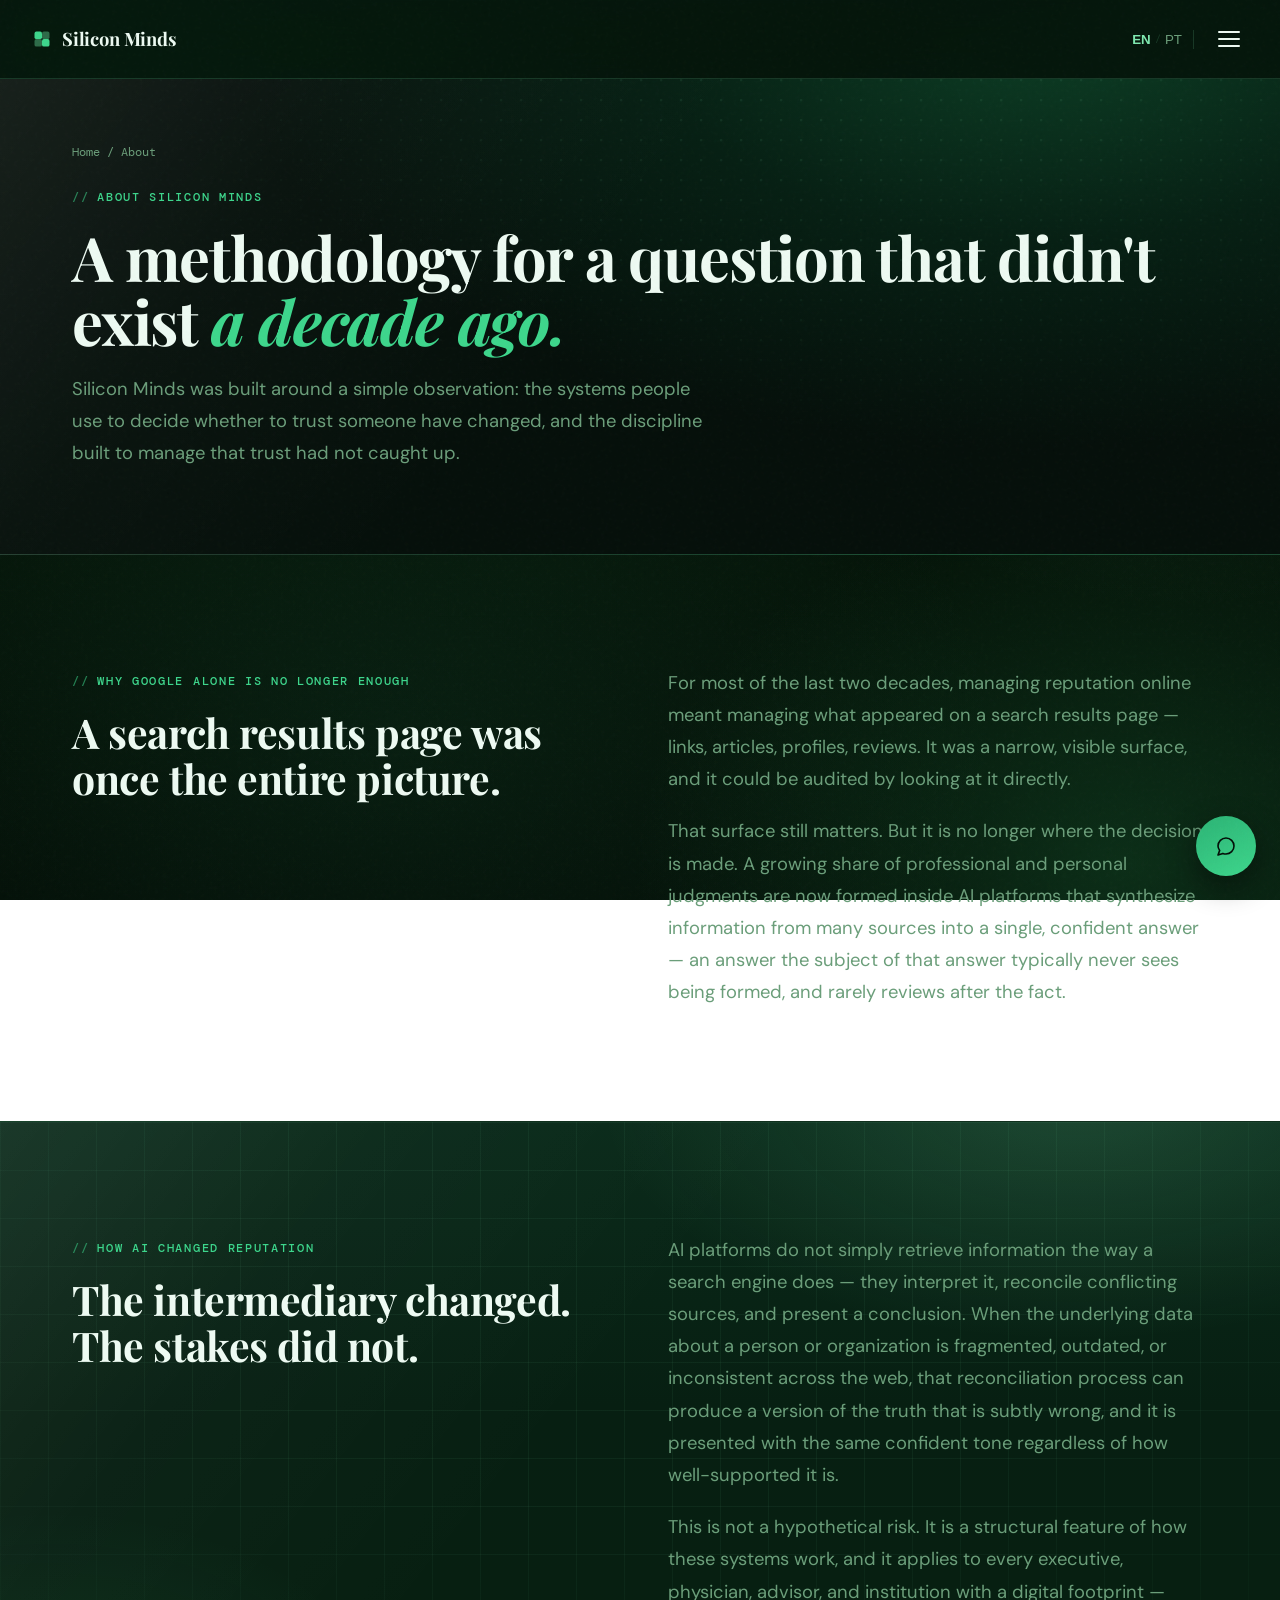
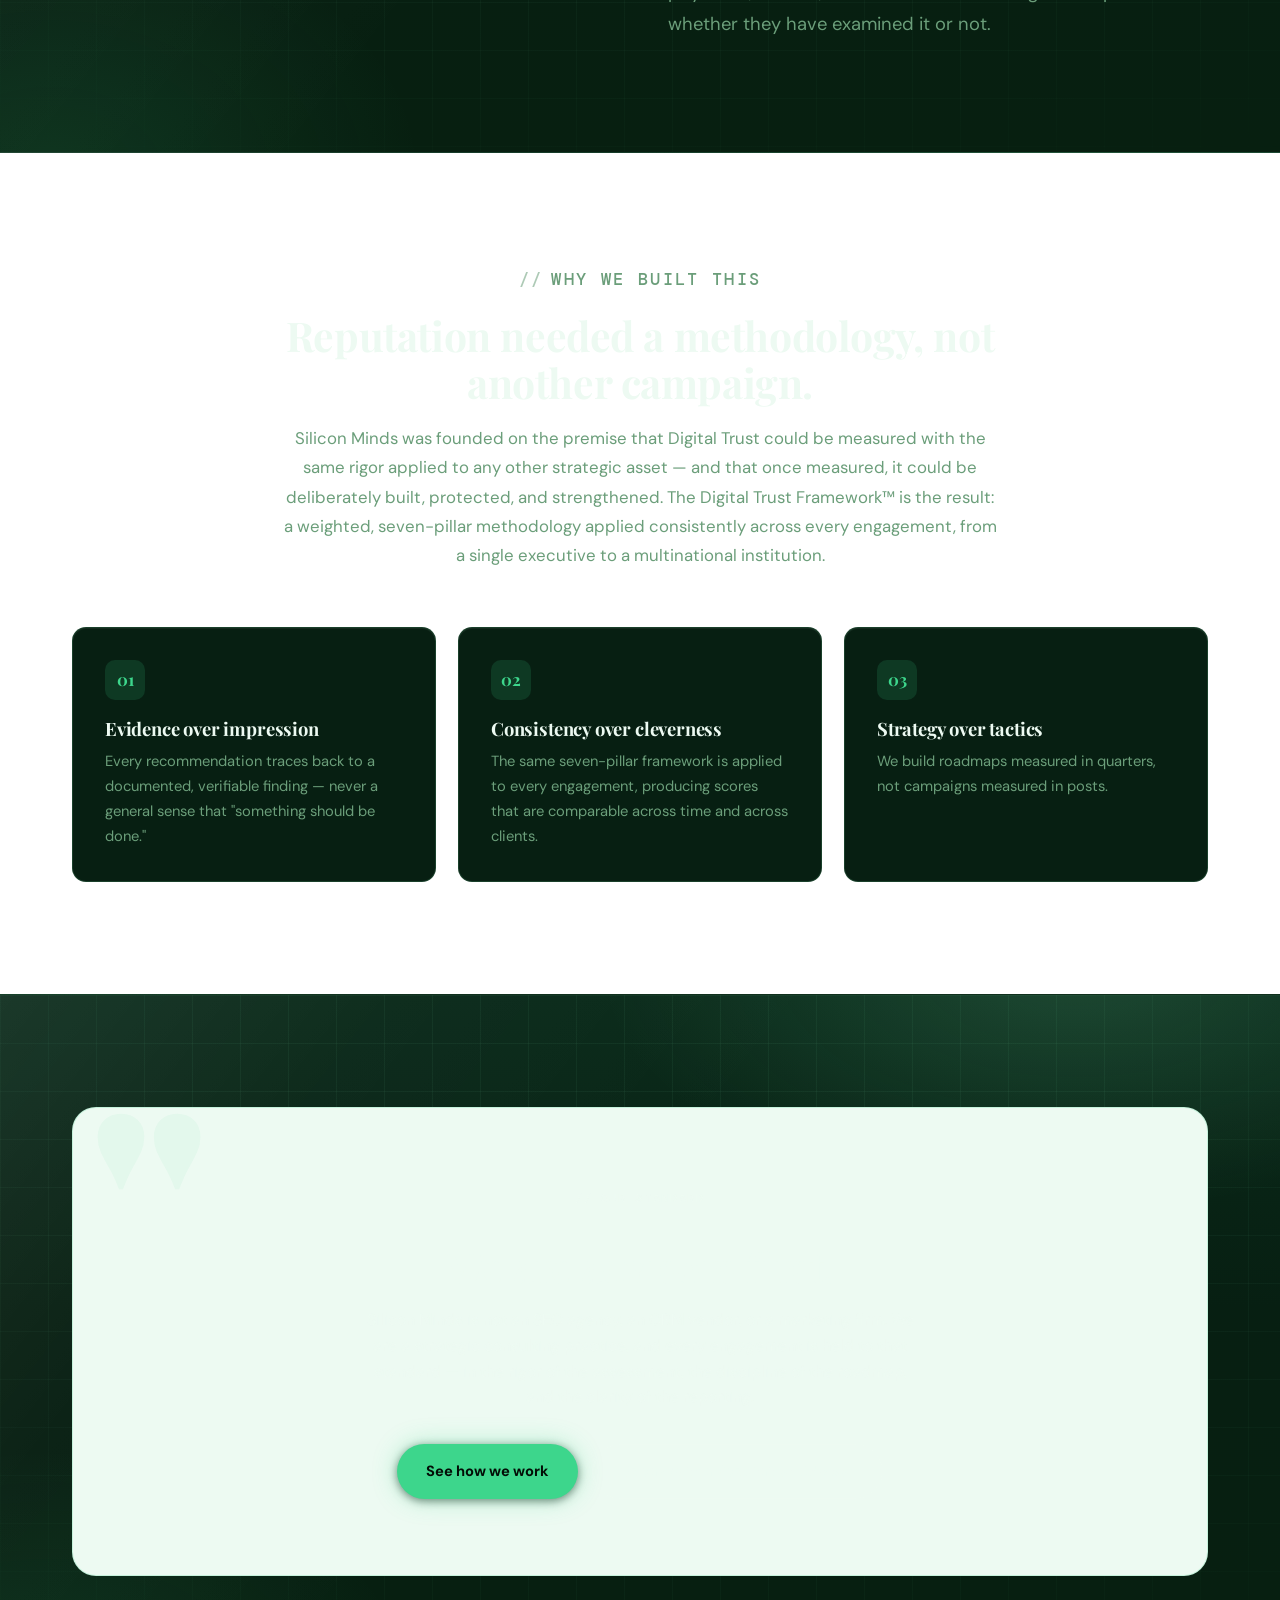
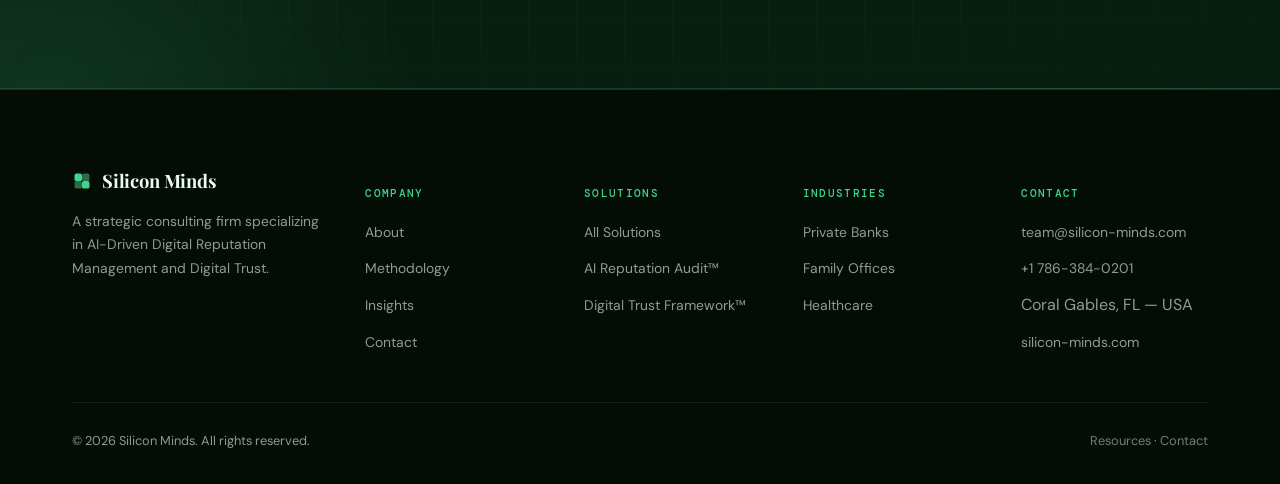
<file: about.html>
<!doctype html>
<html lang="en">
<head>
<meta charset="utf-8">
<meta name="viewport" content="width=device-width, initial-scale=1">
<title>About | Silicon Minds</title>
<meta name="description" content="Why Digital Trust matters, how AI changed reputation, and why Silicon Minds built a methodology for the AI era.">
<link rel="canonical" href="https://silicon-minds.com/about.html">
<meta property="og:type" content="website">
<meta property="og:title" content="About | Silicon Minds">
<meta property="og:description" content="Why Digital Trust matters, how AI changed reputation, and why Silicon Minds built a methodology for the AI era.">
<meta property="og:url" content="https://silicon-minds.com/about.html">
<link rel="icon" href="/favicon.svg" type="image/svg+xml">
<link href="https://fonts.googleapis.com/css2?family=Playfair+Display:ital,wght@0,400;0,700;0,900;1,400;1,700&family=DM+Sans:wght@300;400;500;600;700;800&family=DM+Mono:wght@400;500&display=swap" rel="stylesheet">
<link rel="stylesheet" href="/css/style.css">
<script type="application/ld+json">
{"@context":"https://schema.org","@type":"AboutPage","name":"About Silicon Minds","url":"https://silicon-minds.com/about.html"}
</script>
</head>
<body>
<a class="skip-link" href="#main">Skip to content</a>
<header class="nav">
  <div class="container">
    <a href="/index.html" class="brand"><span class="mark"></span>Silicon Minds</a>
    <nav class="nav-links" aria-label="Primary">
      <a href="/about.html">About</a>
      <a href="/solutions.html">Solutions</a>
      <a href="/framework.html">Framework™</a>
      <a href="/audit.html">Audit™</a>
      <a href="/industries.html">Industries</a>
      <a href="/methodology.html">Methodology</a>
      <a href="/insights.html">Insights</a>
      <a href="/resources.html">Resources</a>
      <a href="/contact.html">Contact</a>
    </nav>
    <div class="nav-cta">
      <div class="lang-switch" aria-label="Language"><button class="lang-btn active" data-lang="en" data-lang-name="English">EN</button><span class="lang-sep">/</span><button class="lang-btn" data-lang="pt" data-lang-name="Português">PT</button></div>
      <a href="/audit.html" class="btn btn-outline btn-sm">Request Your Audit</a>
      <button class="nav-toggle" aria-label="Toggle menu" aria-expanded="false"><span></span><span></span><span></span></button>
    </div>
  </div>
</header>

<main id="main">
  <section class="page-hero">
    <div class="container">
      <p class="breadcrumb"><a href="/index.html">Home</a> / About</p>
      <p class="eyebrow">About Silicon Minds</p>
      <h1 class="display">A methodology for a question that didn't exist <em>a decade ago.</em></h1>
      <p class="lede">Silicon Minds was built around a simple observation: the systems people use to decide whether to trust someone have changed, and the discipline built to manage that trust had not caught up.</p>
    </div>
  </section>

  <section class="section-pad">
    <div class="container two-col">
      <div>
        <p class="eyebrow">Why Google Alone Is No Longer Enough</p>
        <h2 class="display">A search results page was once the entire picture.</h2>
      </div>
      <div>
        <p class="lede" style="margin-bottom:20px;">For most of the last two decades, managing reputation online meant managing what appeared on a search results page — links, articles, profiles, reviews. It was a narrow, visible surface, and it could be audited by looking at it directly.</p>
        <p class="lede">That surface still matters. But it is no longer where the decision is made. A growing share of professional and personal judgments are now formed inside AI platforms that synthesize information from many sources into a single, confident answer — an answer the subject of that answer typically never sees being formed, and rarely reviews after the fact.</p>
      </div>
    </div>
  </section>

  <section class="section-pad band-gray">
    <div class="container two-col">
      <div>
        <p class="eyebrow">How AI Changed Reputation</p>
        <h2 class="display">The intermediary changed. The stakes did not.</h2>
      </div>
      <div>
        <p class="lede" style="margin-bottom:20px;">AI platforms do not simply retrieve information the way a search engine does — they interpret it, reconcile conflicting sources, and present a conclusion. When the underlying data about a person or organization is fragmented, outdated, or inconsistent across the web, that reconciliation process can produce a version of the truth that is subtly wrong, and it is presented with the same confident tone regardless of how well-supported it is.</p>
        <p class="lede">This is not a hypothetical risk. It is a structural feature of how these systems work, and it applies to every executive, physician, advisor, and institution with a digital footprint — whether they have examined it or not.</p>
      </div>
    </div>
  </section>

  <section class="section-pad">
    <div class="container">
      <div class="section-head center">
        <p class="eyebrow" style="justify-content:center">Why We Built This</p>
        <h2 class="display">Reputation needed a methodology, not another campaign.</h2>
        <p>Silicon Minds was founded on the premise that Digital Trust could be measured with the same rigor applied to any other strategic asset — and that once measured, it could be deliberately built, protected, and strengthened. The Digital Trust Framework™ is the result: a weighted, seven-pillar methodology applied consistently across every engagement, from a single executive to a multinational institution.</p>
      </div>
      <div class="grid grid-3">
        <div class="card" data-reveal><div class="icon-num">01</div><h3>Evidence over impression</h3><p>Every recommendation traces back to a documented, verifiable finding — never a general sense that "something should be done."</p></div>
        <div class="card" data-reveal><div class="icon-num">02</div><h3>Consistency over cleverness</h3><p>The same seven-pillar framework is applied to every engagement, producing scores that are comparable across time and across clients.</p></div>
        <div class="card" data-reveal><div class="icon-num">03</div><h3>Strategy over tactics</h3><p>We build roadmaps measured in quarters, not campaigns measured in posts.</p></div>
      </div>
    </div>
  </section>

  <section class="section-pad band-gray">
    <div class="container">
      <div class="final-cta" style="background:var(--navy)">
        <p class="eyebrow" style="justify-content:center">Our Standard</p>
        <h2 class="display">We are advisors first.</h2>
        <p>Silicon Minds is not an SEO agency, an ORM vendor, or a marketing firm. We are a strategic consulting practice, and every engagement is held to that standard — in the rigor of the assessment, the discipline of the roadmap, and the clarity of the reporting.</p>
        <div class="cta-row"><a href="/methodology.html" class="btn btn-primary">See how we work</a><a href="/contact.html" class="btn btn-ghost-light">Speak with a Reputation Advisor</a></div>
      </div>
    </div>
  </section>
</main>

<footer class="footer">
  <div class="container">
    <div class="footer-grid">
      <div>
        <a href="/index.html" class="brand"><span class="mark"></span>Silicon Minds</a>
        <p>A strategic consulting firm specializing in AI-Driven Digital Reputation Management and Digital Trust.</p>
      </div>
      <div class="footer-col"><h5>Company</h5><ul><li><a href="/about.html">About</a></li><li><a href="/methodology.html">Methodology</a></li><li><a href="/insights.html">Insights</a></li><li><a href="/contact.html">Contact</a></li></ul></div>
      <div class="footer-col"><h5>Solutions</h5><ul><li><a href="/solutions.html">All Solutions</a></li><li><a href="/audit.html">AI Reputation Audit™</a></li><li><a href="/framework.html">Digital Trust Framework™</a></li></ul></div>
      <div class="footer-col"><h5>Industries</h5><ul><li><a href="/industries.html">Private Banks</a></li><li><a href="/industries.html">Family Offices</a></li><li><a href="/industries.html">Healthcare</a></li></ul></div>
      <div class="footer-col"><h5>Contact</h5><ul><li><a href="mailto:team@silicon-minds.com">team@silicon-minds.com</a></li><li><a href="tel:+17863840201">+1 786-384-0201</a></li><li>Coral Gables, FL — USA</li><li><a href="https://silicon-minds.com">silicon-minds.com</a></li></ul></div>
    </div>
    <div class="footer-bottom">
      <span>© <span id="year">2026</span> Silicon Minds. All rights reserved.</span>
      <span><a href="/resources.html">Resources</a> · <a href="/contact.html">Contact</a></span>
    </div>
  </div>
</footer>
<script src="/js/main.js"></script>
<script src="/js/chatbot.js" defer></script>
</body>
</html>
</file>
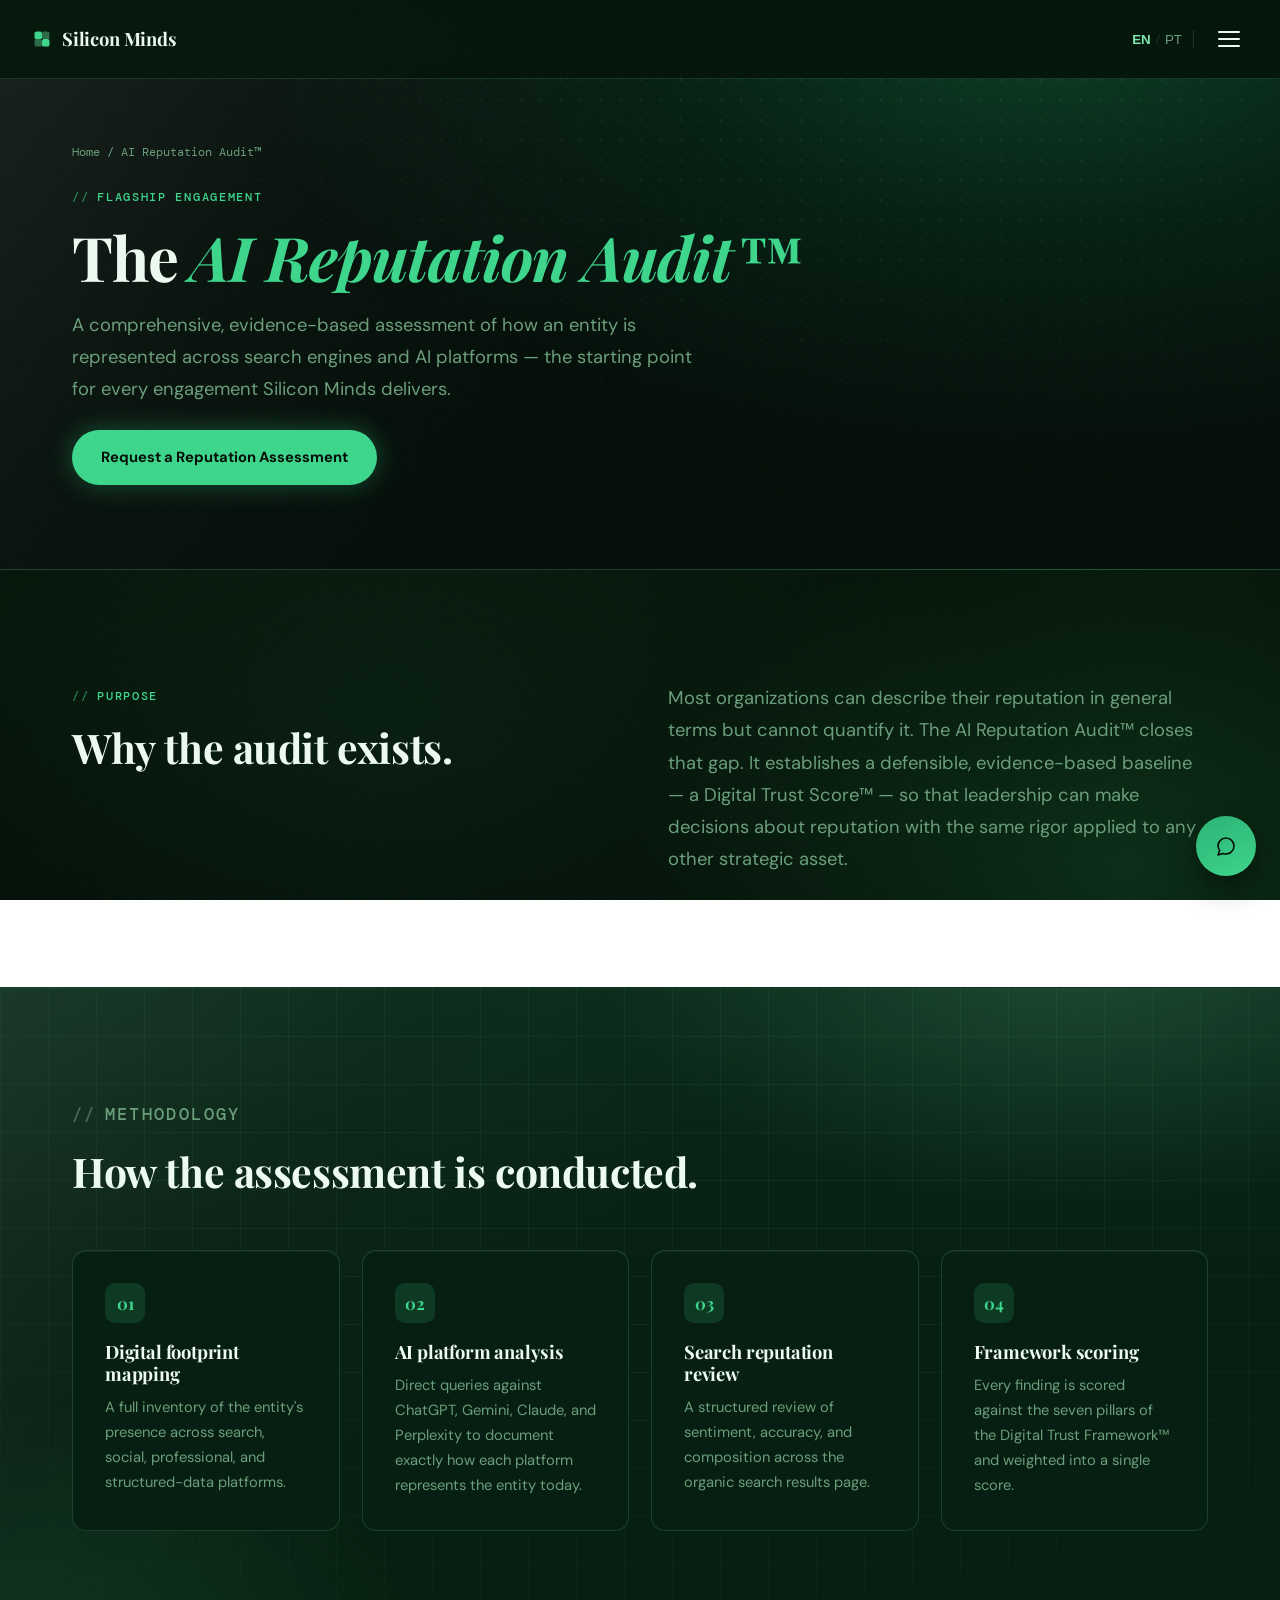
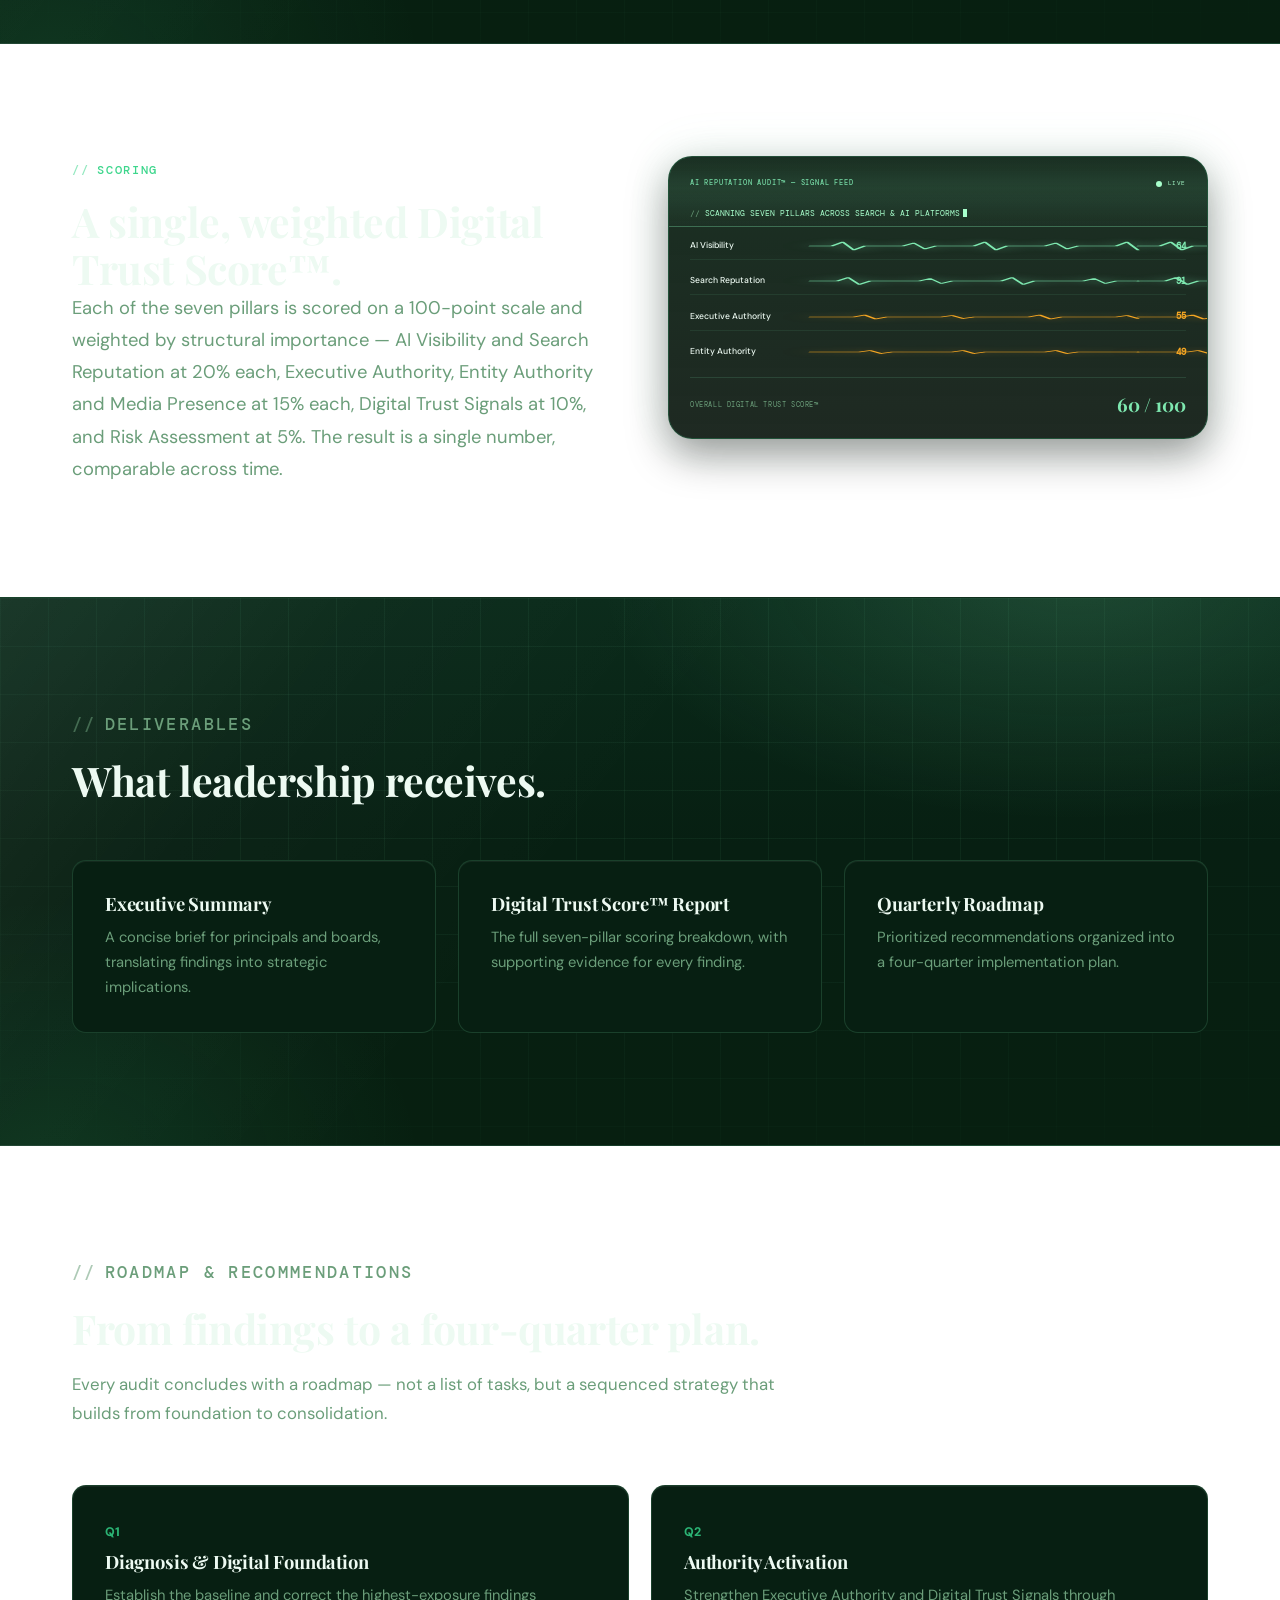
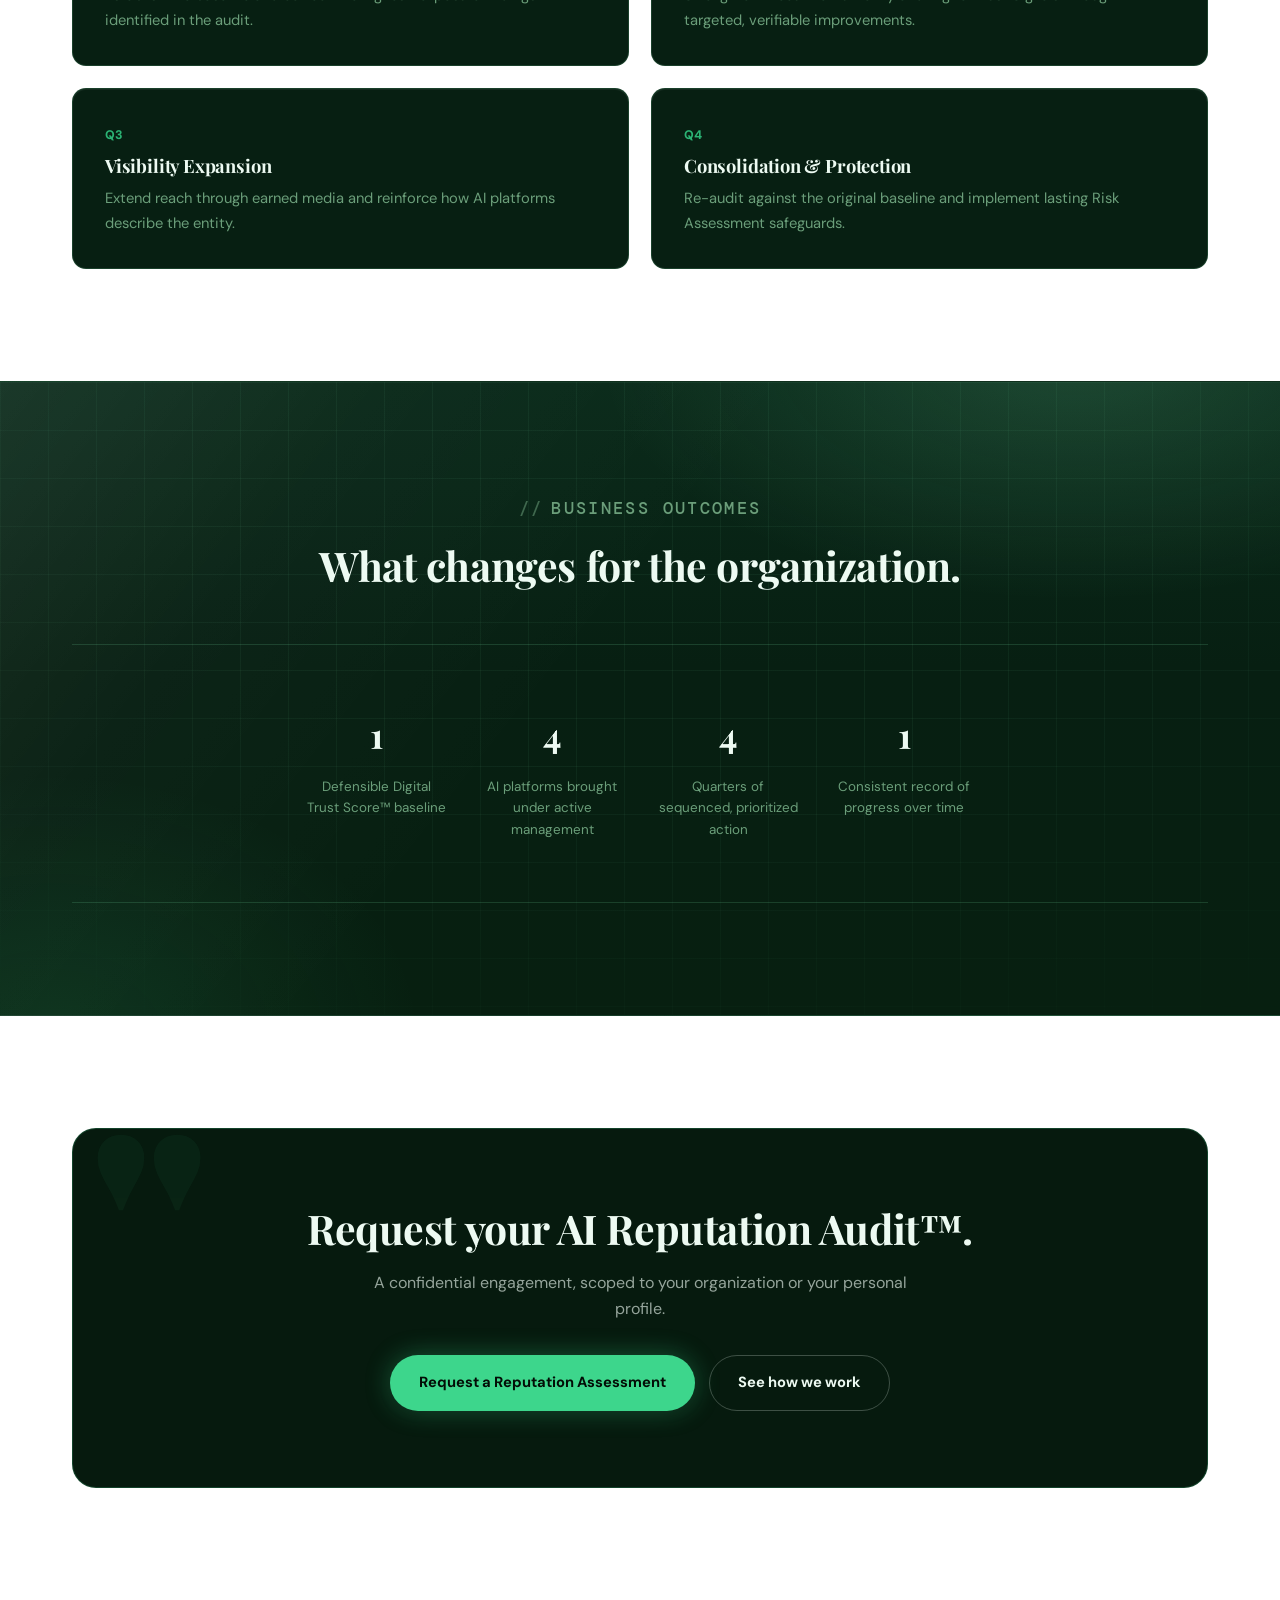
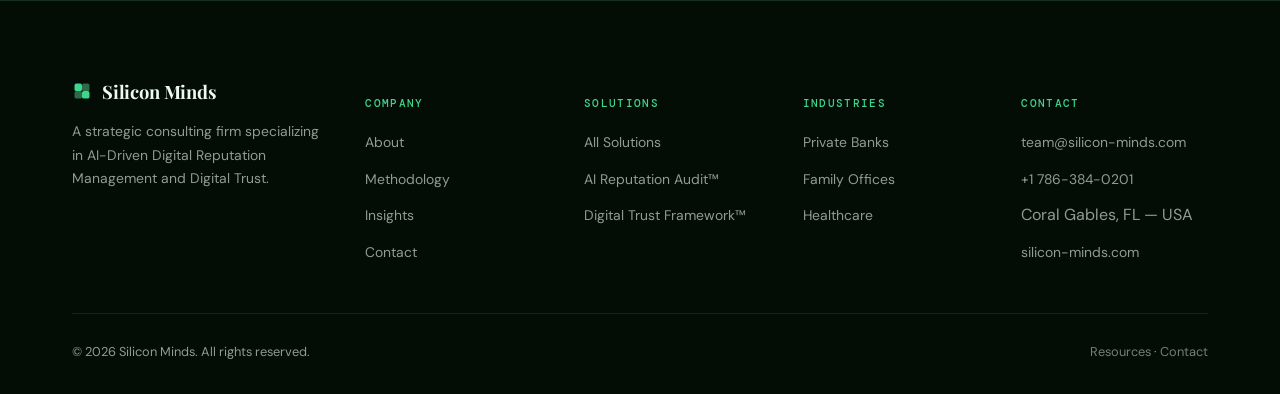
<file: audit.html>
<!doctype html>
<html lang="en">
<head>
<meta charset="utf-8">
<meta name="viewport" content="width=device-width, initial-scale=1">
<title>AI Reputation Audit™ | Silicon Minds</title>
<meta name="description" content="The AI Reputation Audit™ is Silicon Minds' flagship engagement — a comprehensive, evidence-based assessment of Digital Trust across search engines and AI platforms.">
<link rel="canonical" href="https://silicon-minds.com/audit.html">
<meta property="og:type" content="website">
<meta property="og:title" content="AI Reputation Audit™ | Silicon Minds">
<meta property="og:description" content="A comprehensive, evidence-based assessment of Digital Trust across search engines and AI platforms.">
<meta property="og:url" content="https://silicon-minds.com/audit.html">
<link rel="icon" href="/favicon.svg" type="image/svg+xml">
<link href="https://fonts.googleapis.com/css2?family=Playfair+Display:ital,wght@0,400;0,700;0,900;1,400;1,700&family=DM+Sans:wght@300;400;500;600;700;800&family=DM+Mono:wght@400;500&display=swap" rel="stylesheet">
<link rel="stylesheet" href="/css/style.css">
<script type="application/ld+json">
{"@context":"https://schema.org","@type":"Service","name":"AI Reputation Audit™","provider":{"@type":"ProfessionalService","name":"Silicon Minds"},"description":"A comprehensive, evidence-based assessment of Digital Trust across search engines and AI platforms, scored against the Digital Trust Framework™.","url":"https://silicon-minds.com/audit.html"}
</script>
</head>
<body>
<a class="skip-link" href="#main">Skip to content</a>
<header class="nav">
  <div class="container">
    <a href="/index.html" class="brand"><span class="mark"></span>Silicon Minds</a>
    <nav class="nav-links" aria-label="Primary">
      <a href="/about.html">About</a>
      <a href="/solutions.html">Solutions</a>
      <a href="/framework.html">Framework™</a>
      <a href="/audit.html" class="active">Audit™</a>
      <a href="/industries.html">Industries</a>
      <a href="/methodology.html">Methodology</a>
      <a href="/insights.html">Insights</a>
      <a href="/resources.html">Resources</a>
      <a href="/contact.html">Contact</a>
    </nav>
    <div class="nav-cta">
      <div class="lang-switch" aria-label="Language"><button class="lang-btn active" data-lang="en" data-lang-name="English">EN</button><span class="lang-sep">/</span><button class="lang-btn" data-lang="pt" data-lang-name="Português">PT</button></div>
      <a href="/contact.html" class="btn btn-outline btn-sm">Request Your Audit</a>
      <button class="nav-toggle" aria-label="Toggle menu" aria-expanded="false"><span></span><span></span><span></span></button>
    </div>
  </div>
</header>

<main id="main">
  <section class="page-hero">
    <div class="container">
      <p class="breadcrumb"><a href="/index.html">Home</a> / AI Reputation Audit™</p>
      <p class="eyebrow">Flagship Engagement</p>
      <h1 class="display">The <em>AI Reputation Audit™</em></h1>
      <p class="lede">A comprehensive, evidence-based assessment of how an entity is represented across search engines and AI platforms — the starting point for every engagement Silicon Minds delivers.</p>
      <div class="cta-row mt-24"><a href="/contact.html" class="btn btn-primary">Request a Reputation Assessment</a></div>
    </div>
  </section>

  <section class="section-pad">
    <div class="container two-col">
      <div>
        <p class="eyebrow">Purpose</p>
        <h2 class="display">Why the audit exists.</h2>
      </div>
      <div>
        <p class="lede">Most organizations can describe their reputation in general terms but cannot quantify it. The AI Reputation Audit™ closes that gap. It establishes a defensible, evidence-based baseline — a Digital Trust Score™ — so that leadership can make decisions about reputation with the same rigor applied to any other strategic asset.</p>
      </div>
    </div>
  </section>

  <section class="section-pad band-gray">
    <div class="container">
      <div class="section-head">
        <p class="eyebrow">Methodology</p>
        <h2 class="display">How the assessment is conducted.</h2>
      </div>
      <div class="grid grid-4">
        <div class="card" data-reveal><div class="icon-num">01</div><h3>Digital footprint mapping</h3><p>A full inventory of the entity's presence across search, social, professional, and structured-data platforms.</p></div>
        <div class="card" data-reveal><div class="icon-num">02</div><h3>AI platform analysis</h3><p>Direct queries against ChatGPT, Gemini, Claude, and Perplexity to document exactly how each platform represents the entity today.</p></div>
        <div class="card" data-reveal><div class="icon-num">03</div><h3>Search reputation review</h3><p>A structured review of sentiment, accuracy, and composition across the organic search results page.</p></div>
        <div class="card" data-reveal><div class="icon-num">04</div><h3>Framework scoring</h3><p>Every finding is scored against the seven pillars of the Digital Trust Framework™ and weighted into a single score.</p></div>
      </div>
    </div>
  </section>

  <section class="section-pad">
    <div class="container two-col">
      <div>
        <p class="eyebrow">Scoring</p>
        <h2 class="display">A single, weighted Digital Trust Score™.</h2>
        <p class="lede">Each of the seven pillars is scored on a 100-point scale and weighted by structural importance — AI Visibility and Search Reputation at 20% each, Executive Authority, Entity Authority and Media Presence at 15% each, Digital Trust Signals at 10%, and Risk Assessment at 5%. The result is a single number, comparable across time.</p>
      </div>
      <div class="dashboard">
        <div class="frame-corner tl"></div>
        <div class="frame-corner br"></div>
        <div class="scanLine"></div>
        <div class="hp-top">
          <p class="hp-label">AI Reputation Audit™ — Signal Feed</p>
          <span class="hp-live"><i></i>Live</span>
        </div>
        <p class="ticker"><span class="tickerLead">//</span>SCANNING SEVEN PILLARS ACROSS SEARCH &amp; AI PLATFORMS<span class="cursor"></span></p>
        <div class="dash-grid">
          <div class="dash-card" style="--i:0"><div class="dlabel">AI Visibility</div><svg class="wave" viewBox="0 0 120 24" preserveAspectRatio="none"><g class="waveGroup"><path class="wavePath" d="M0,12 L8,12 L12,4 L16,20 L20,12 L34,12 L38,6 L42,18 L46,12 L60,12 L64,4 L68,20 L72,12 L86,12 L90,6 L94,18 L98,12 L112,12 L116,4 L120,20"/><path class="wavePath" d="M120,12 L128,12 L132,4 L136,20 L140,12 L154,12 L158,6 L162,18 L166,12 L180,12 L184,4 L188,20 L192,12 L206,12 L210,6 L214,18 L218,12 L232,12 L236,4 L240,20"/></g></svg><div class="dval">64</div></div>
          <div class="dash-card" style="--i:1"><div class="dlabel">Search Reputation</div><svg class="wave" viewBox="0 0 120 24" preserveAspectRatio="none"><g class="waveGroup"><path class="wavePath" d="M0,12 L10,12 L14,5 L18,19 L22,12 L40,12 L44,7 L48,17 L52,12 L70,12 L74,5 L78,19 L82,12 L100,12 L104,7 L108,17 L112,12 L120,12"/><path class="wavePath" d="M120,12 L130,12 L134,5 L138,19 L142,12 L160,12 L164,7 L168,17 L172,12 L190,12 L194,5 L198,19 L202,12 L220,12 L224,7 L228,17 L232,12 L240,12"/></g></svg><div class="dval">91</div></div>
          <div class="dash-card amber" style="--i:2"><div class="dlabel">Executive Authority</div><svg class="wave" viewBox="0 0 120 24" preserveAspectRatio="none"><g class="waveGroup"><path class="wavePath" d="M0,12 L16,12 L20,8 L24,16 L28,12 L48,12 L52,9 L56,15 L60,12 L80,12 L84,8 L88,16 L92,12 L112,12 L116,9 L120,15"/><path class="wavePath" d="M120,12 L136,12 L140,8 L144,16 L148,12 L168,12 L172,9 L176,15 L180,12 L200,12 L204,8 L208,16 L212,12 L232,12 L236,9 L240,15"/></g></svg><div class="dval">55</div></div>
          <div class="dash-card amber" style="--i:3"><div class="dlabel">Entity Authority</div><svg class="wave" viewBox="0 0 120 24" preserveAspectRatio="none"><g class="waveGroup"><path class="wavePath" d="M0,12 L18,12 L22,9 L26,15 L30,12 L52,12 L56,9 L60,15 L64,12 L86,12 L90,9 L94,15 L98,12 L120,12"/><path class="wavePath" d="M120,12 L138,12 L142,9 L146,15 L150,12 L172,12 L176,9 L180,15 L184,12 L206,12 L210,9 L214,15 L218,12 L240,12"/></g></svg><div class="dval">49</div></div>
        </div>
        <div class="dash-score"><span class="dslabel">Overall Digital Trust Score™</span><span class="dsval">60 / 100</span></div>
      </div>
    </div>
  </section>

  <section class="section-pad band-gray">
    <div class="container">
      <div class="section-head">
        <p class="eyebrow">Deliverables</p>
        <h2 class="display">What leadership receives.</h2>
      </div>
      <div class="grid grid-3">
        <div class="card" data-reveal><h3>Executive Summary</h3><p>A concise brief for principals and boards, translating findings into strategic implications.</p></div>
        <div class="card" data-reveal><h3>Digital Trust Score™ Report</h3><p>The full seven-pillar scoring breakdown, with supporting evidence for every finding.</p></div>
        <div class="card" data-reveal><h3>Quarterly Roadmap</h3><p>Prioritized recommendations organized into a four-quarter implementation plan.</p></div>
      </div>
    </div>
  </section>

  <section class="section-pad">
    <div class="container">
      <div class="section-head">
        <p class="eyebrow">Roadmap &amp; Recommendations</p>
        <h2 class="display">From findings to a four-quarter plan.</h2>
        <p>Every audit concludes with a roadmap — not a list of tasks, but a sequenced strategy that builds from foundation to consolidation.</p>
      </div>
      <div class="grid grid-2">
        <div class="card" data-reveal><span class="pnum" style="color:var(--green-dark);font-weight:800;font-size:0.78rem;">Q1</span><h3 style="margin-top:8px;">Diagnosis &amp; Digital Foundation</h3><p>Establish the baseline and correct the highest-exposure findings identified in the audit.</p></div>
        <div class="card" data-reveal><span class="pnum" style="color:var(--green-dark);font-weight:800;font-size:0.78rem;">Q2</span><h3 style="margin-top:8px;">Authority Activation</h3><p>Strengthen Executive Authority and Digital Trust Signals through targeted, verifiable improvements.</p></div>
        <div class="card" data-reveal><span class="pnum" style="color:var(--green-dark);font-weight:800;font-size:0.78rem;">Q3</span><h3 style="margin-top:8px;">Visibility Expansion</h3><p>Extend reach through earned media and reinforce how AI platforms describe the entity.</p></div>
        <div class="card" data-reveal><span class="pnum" style="color:var(--green-dark);font-weight:800;font-size:0.78rem;">Q4</span><h3 style="margin-top:8px;">Consolidation &amp; Protection</h3><p>Re-audit against the original baseline and implement lasting Risk Assessment safeguards.</p></div>
      </div>
    </div>
  </section>

  <section class="section-pad band-gray">
    <div class="container">
      <div class="section-head center">
        <p class="eyebrow" style="justify-content:center">Business Outcomes</p>
        <h2 class="display">What changes for the organization.</h2>
      </div>
      <div class="stat-strip">
        <div class="stat"><b>1</b><span>Defensible Digital Trust Score™ baseline</span></div>
        <div class="stat"><b>4</b><span>AI platforms brought under active management</span></div>
        <div class="stat"><b>4</b><span>Quarters of sequenced, prioritized action</span></div>
        <div class="stat"><b>1</b><span>Consistent record of progress over time</span></div>
      </div>
    </div>
  </section>

  <section class="section-pad">
    <div class="container">
      <div class="final-cta">
        <h2 class="display">Request your AI Reputation Audit™.</h2>
        <p>A confidential engagement, scoped to your organization or your personal profile.</p>
        <div class="cta-row"><a href="/contact.html" class="btn btn-primary">Request a Reputation Assessment</a><a href="/methodology.html" class="btn btn-ghost-light">See how we work</a></div>
      </div>
    </div>
  </section>
</main>

<footer class="footer">
  <div class="container">
    <div class="footer-grid">
      <div>
        <a href="/index.html" class="brand"><span class="mark"></span>Silicon Minds</a>
        <p>A strategic consulting firm specializing in AI-Driven Digital Reputation Management and Digital Trust.</p>
      </div>
      <div class="footer-col"><h5>Company</h5><ul><li><a href="/about.html">About</a></li><li><a href="/methodology.html">Methodology</a></li><li><a href="/insights.html">Insights</a></li><li><a href="/contact.html">Contact</a></li></ul></div>
      <div class="footer-col"><h5>Solutions</h5><ul><li><a href="/solutions.html">All Solutions</a></li><li><a href="/audit.html">AI Reputation Audit™</a></li><li><a href="/framework.html">Digital Trust Framework™</a></li></ul></div>
      <div class="footer-col"><h5>Industries</h5><ul><li><a href="/industries.html">Private Banks</a></li><li><a href="/industries.html">Family Offices</a></li><li><a href="/industries.html">Healthcare</a></li></ul></div>
      <div class="footer-col"><h5>Contact</h5><ul><li><a href="mailto:team@silicon-minds.com">team@silicon-minds.com</a></li><li><a href="tel:+17863840201">+1 786-384-0201</a></li><li>Coral Gables, FL — USA</li><li><a href="https://silicon-minds.com">silicon-minds.com</a></li></ul></div>
    </div>
    <div class="footer-bottom">
      <span>© <span id="year">2026</span> Silicon Minds. All rights reserved.</span>
      <span><a href="/resources.html">Resources</a> · <a href="/contact.html">Contact</a></span>
    </div>
  </div>
</footer>
<script src="/js/main.js"></script>
<script src="/js/chatbot.js" defer></script>
</body>
</html>
</file>
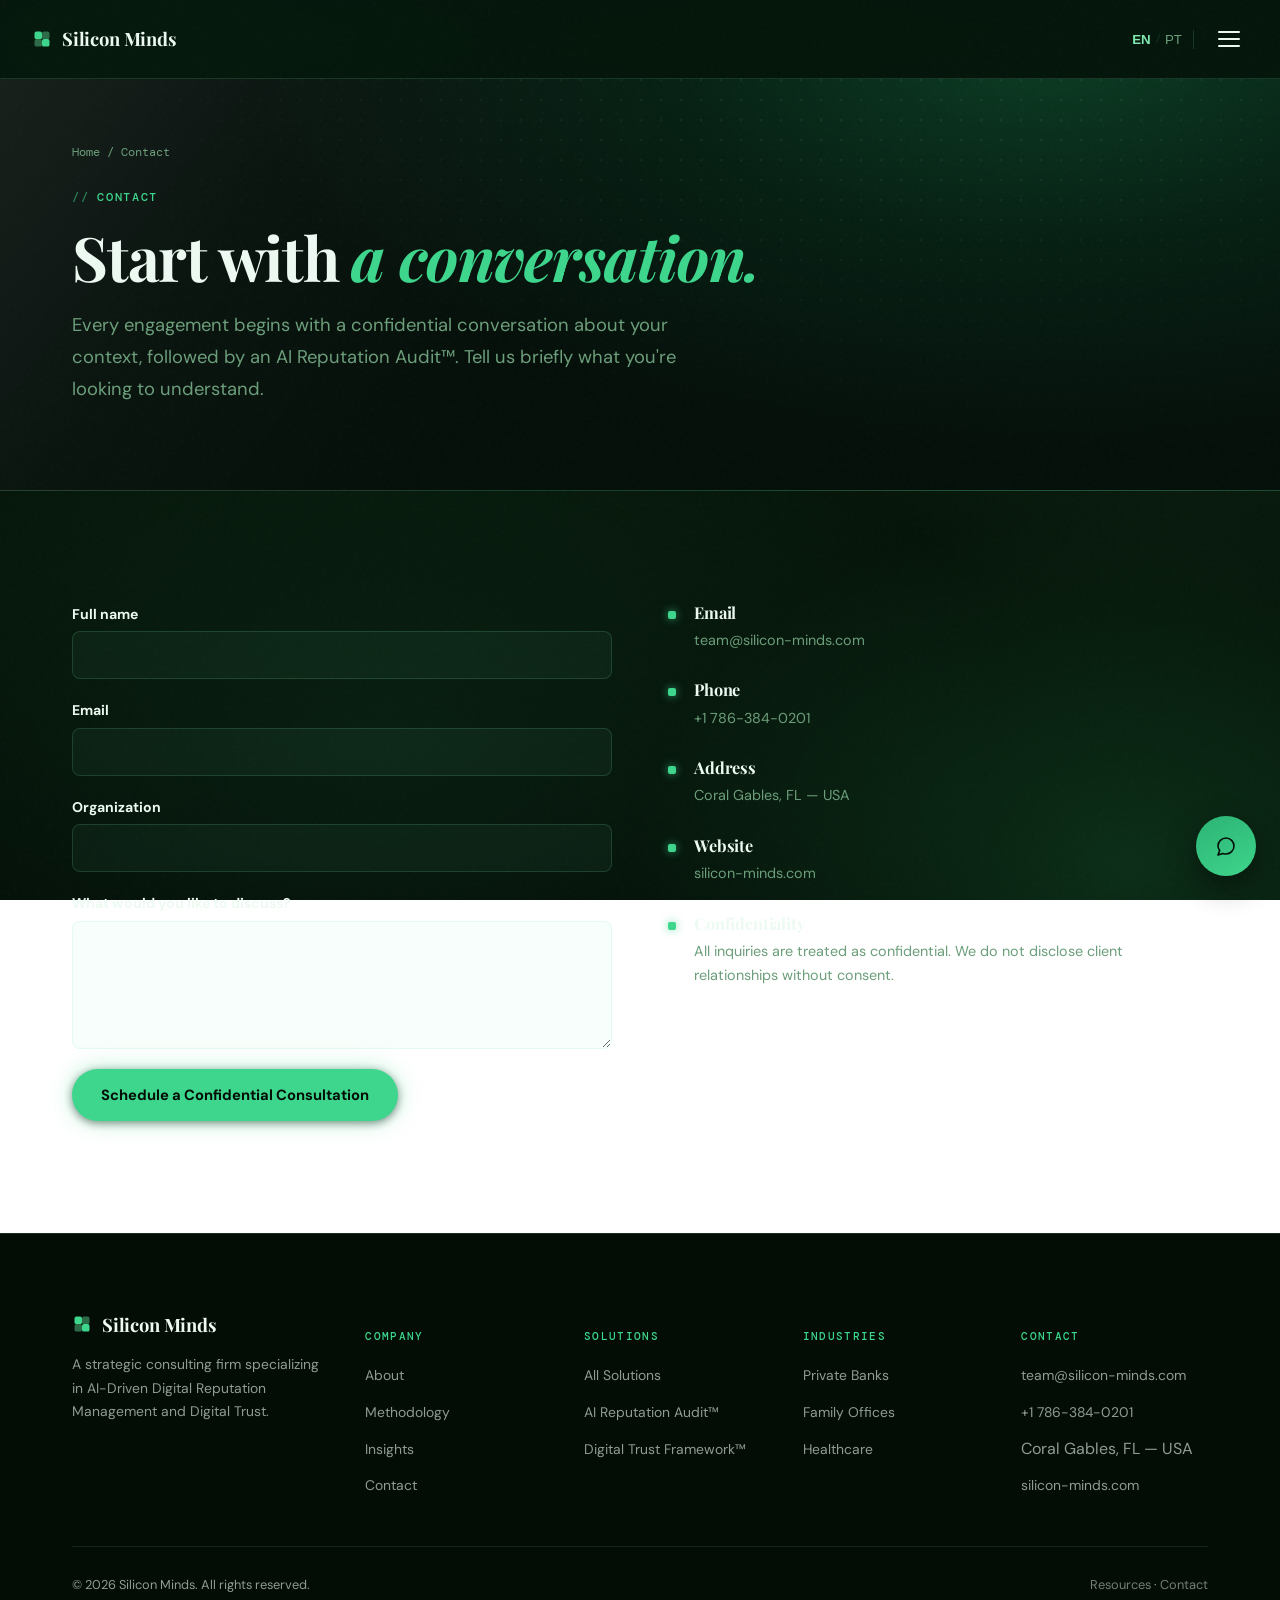
<file: contact.html>
<!doctype html>
<html lang="en">
<head>
<meta charset="utf-8">
<meta name="viewport" content="width=device-width, initial-scale=1">
<title>Contact | Silicon Minds</title>
<meta name="description" content="Contact Silicon Minds to request an AI Reputation Audit™ or discuss a Digital Trust engagement.">
<link rel="canonical" href="https://silicon-minds.com/contact.html">
<meta property="og:type" content="website">
<meta property="og:title" content="Contact | Silicon Minds">
<meta property="og:description" content="Request an AI Reputation Audit™ or discuss a Digital Trust engagement.">
<meta property="og:url" content="https://silicon-minds.com/contact.html">
<link rel="icon" href="/favicon.svg" type="image/svg+xml">
<link href="https://fonts.googleapis.com/css2?family=Playfair+Display:ital,wght@0,400;0,700;0,900;1,400;1,700&family=DM+Sans:wght@300;400;500;600;700;800&family=DM+Mono:wght@400;500&display=swap" rel="stylesheet">
<link rel="stylesheet" href="/css/style.css">
<script type="application/ld+json">
{"@context":"https://schema.org","@type":"ContactPage","name":"Contact Silicon Minds","url":"https://silicon-minds.com/contact.html"}
</script>
</head>
<body>
<a class="skip-link" href="#main">Skip to content</a>
<header class="nav">
  <div class="container">
    <a href="/index.html" class="brand"><span class="mark"></span>Silicon Minds</a>
    <nav class="nav-links" aria-label="Primary">
      <a href="/about.html">About</a>
      <a href="/solutions.html">Solutions</a>
      <a href="/framework.html">Framework™</a>
      <a href="/audit.html">Audit™</a>
      <a href="/industries.html">Industries</a>
      <a href="/methodology.html">Methodology</a>
      <a href="/insights.html">Insights</a>
      <a href="/resources.html">Resources</a>
      <a href="/contact.html" class="active">Contact</a>
    </nav>
    <div class="nav-cta">
      <div class="lang-switch" aria-label="Language"><button class="lang-btn active" data-lang="en" data-lang-name="English">EN</button><span class="lang-sep">/</span><button class="lang-btn" data-lang="pt" data-lang-name="Português">PT</button></div>
      <a href="/audit.html" class="btn btn-outline btn-sm">Request Your Audit</a>
      <button class="nav-toggle" aria-label="Toggle menu" aria-expanded="false"><span></span><span></span><span></span></button>
    </div>
  </div>
</header>

<main id="main">
  <section class="page-hero">
    <div class="container">
      <p class="breadcrumb"><a href="/index.html">Home</a> / Contact</p>
      <p class="eyebrow">Contact</p>
      <h1 class="display">Start with <em>a conversation.</em></h1>
      <p class="lede">Every engagement begins with a confidential conversation about your context, followed by an AI Reputation Audit™. Tell us briefly what you're looking to understand.</p>
    </div>
  </section>

  <section class="section-pad">
    <div class="container two-col">
      <div>
        <form id="contact-form" name="contact" method="POST" data-netlify="true" netlify-honeypot="bot-field">
          <input type="hidden" name="form-name" value="contact">
          <p style="position:absolute;left:-9999px;" aria-hidden="true">
            <label>Don't fill this out if you're human: <input name="bot-field" tabindex="-1" autocomplete="off"></label>
          </p>
          <div style="display:flex;flex-direction:column;gap:20px;">
            <label style="display:flex;flex-direction:column;gap:6px;font-size:0.88rem;font-weight:700;color:var(--navy);">
              Full name
              <input type="text" name="name" required style="padding:13px 16px;border:1px solid var(--gray-line);border-radius:8px;font-size:0.95rem;font-family:inherit;">
            </label>
            <label style="display:flex;flex-direction:column;gap:6px;font-size:0.88rem;font-weight:700;color:var(--navy);">
              Email
              <input type="email" name="email" required style="padding:13px 16px;border:1px solid var(--gray-line);border-radius:8px;font-size:0.95rem;font-family:inherit;">
            </label>
            <label style="display:flex;flex-direction:column;gap:6px;font-size:0.88rem;font-weight:700;color:var(--navy);">
              Organization
              <input type="text" name="organization" style="padding:13px 16px;border:1px solid var(--gray-line);border-radius:8px;font-size:0.95rem;font-family:inherit;">
            </label>
            <label style="display:flex;flex-direction:column;gap:6px;font-size:0.88rem;font-weight:700;color:var(--navy);">
              What would you like to discuss?
              <textarea name="message" rows="5" required style="padding:13px 16px;border:1px solid var(--gray-line);border-radius:8px;font-size:0.95rem;font-family:inherit;resize:vertical;"></textarea>
            </label>
            <button type="submit" class="btn btn-primary" style="align-self:flex-start;">Schedule a Confidential Consultation</button>
            <p id="form-status" role="status" hidden style="font-size:0.9rem;color:var(--green-dark);font-weight:600;"></p>
          </div>
        </form>
      </div>
      <div class="kicker-list">
        <div class="kicker-item"><span class="ki-mark"></span><div><h4>Email</h4><p><a href="mailto:team@silicon-minds.com">team@silicon-minds.com</a></p></div></div>
        <div class="kicker-item"><span class="ki-mark"></span><div><h4>Phone</h4><p><a href="tel:+17863840201">+1 786-384-0201</a></p></div></div>
        <div class="kicker-item"><span class="ki-mark"></span><div><h4>Address</h4><p>Coral Gables, FL — USA</p></div></div>
        <div class="kicker-item"><span class="ki-mark"></span><div><h4>Website</h4><p>silicon-minds.com</p></div></div>
        <div class="kicker-item"><span class="ki-mark"></span><div><h4>Confidentiality</h4><p>All inquiries are treated as confidential. We do not disclose client relationships without consent.</p></div></div>
      </div>
    </div>
  </section>
</main>

<footer class="footer">
  <div class="container">
    <div class="footer-grid">
      <div>
        <a href="/index.html" class="brand"><span class="mark"></span>Silicon Minds</a>
        <p>A strategic consulting firm specializing in AI-Driven Digital Reputation Management and Digital Trust.</p>
      </div>
      <div class="footer-col"><h5>Company</h5><ul><li><a href="/about.html">About</a></li><li><a href="/methodology.html">Methodology</a></li><li><a href="/insights.html">Insights</a></li><li><a href="/contact.html">Contact</a></li></ul></div>
      <div class="footer-col"><h5>Solutions</h5><ul><li><a href="/solutions.html">All Solutions</a></li><li><a href="/audit.html">AI Reputation Audit™</a></li><li><a href="/framework.html">Digital Trust Framework™</a></li></ul></div>
      <div class="footer-col"><h5>Industries</h5><ul><li><a href="/industries.html">Private Banks</a></li><li><a href="/industries.html">Family Offices</a></li><li><a href="/industries.html">Healthcare</a></li></ul></div>
      <div class="footer-col"><h5>Contact</h5><ul><li><a href="mailto:team@silicon-minds.com">team@silicon-minds.com</a></li><li><a href="tel:+17863840201">+1 786-384-0201</a></li><li>Coral Gables, FL — USA</li><li><a href="https://silicon-minds.com">silicon-minds.com</a></li></ul></div>
    </div>
    <div class="footer-bottom">
      <span>© <span id="year">2026</span> Silicon Minds. All rights reserved.</span>
      <span><a href="/resources.html">Resources</a> · <a href="/contact.html">Contact</a></span>
    </div>
  </div>
</footer>
<script src="/js/main.js"></script>
<script src="/js/chatbot.js" defer></script>
</body>
</html>
</file>
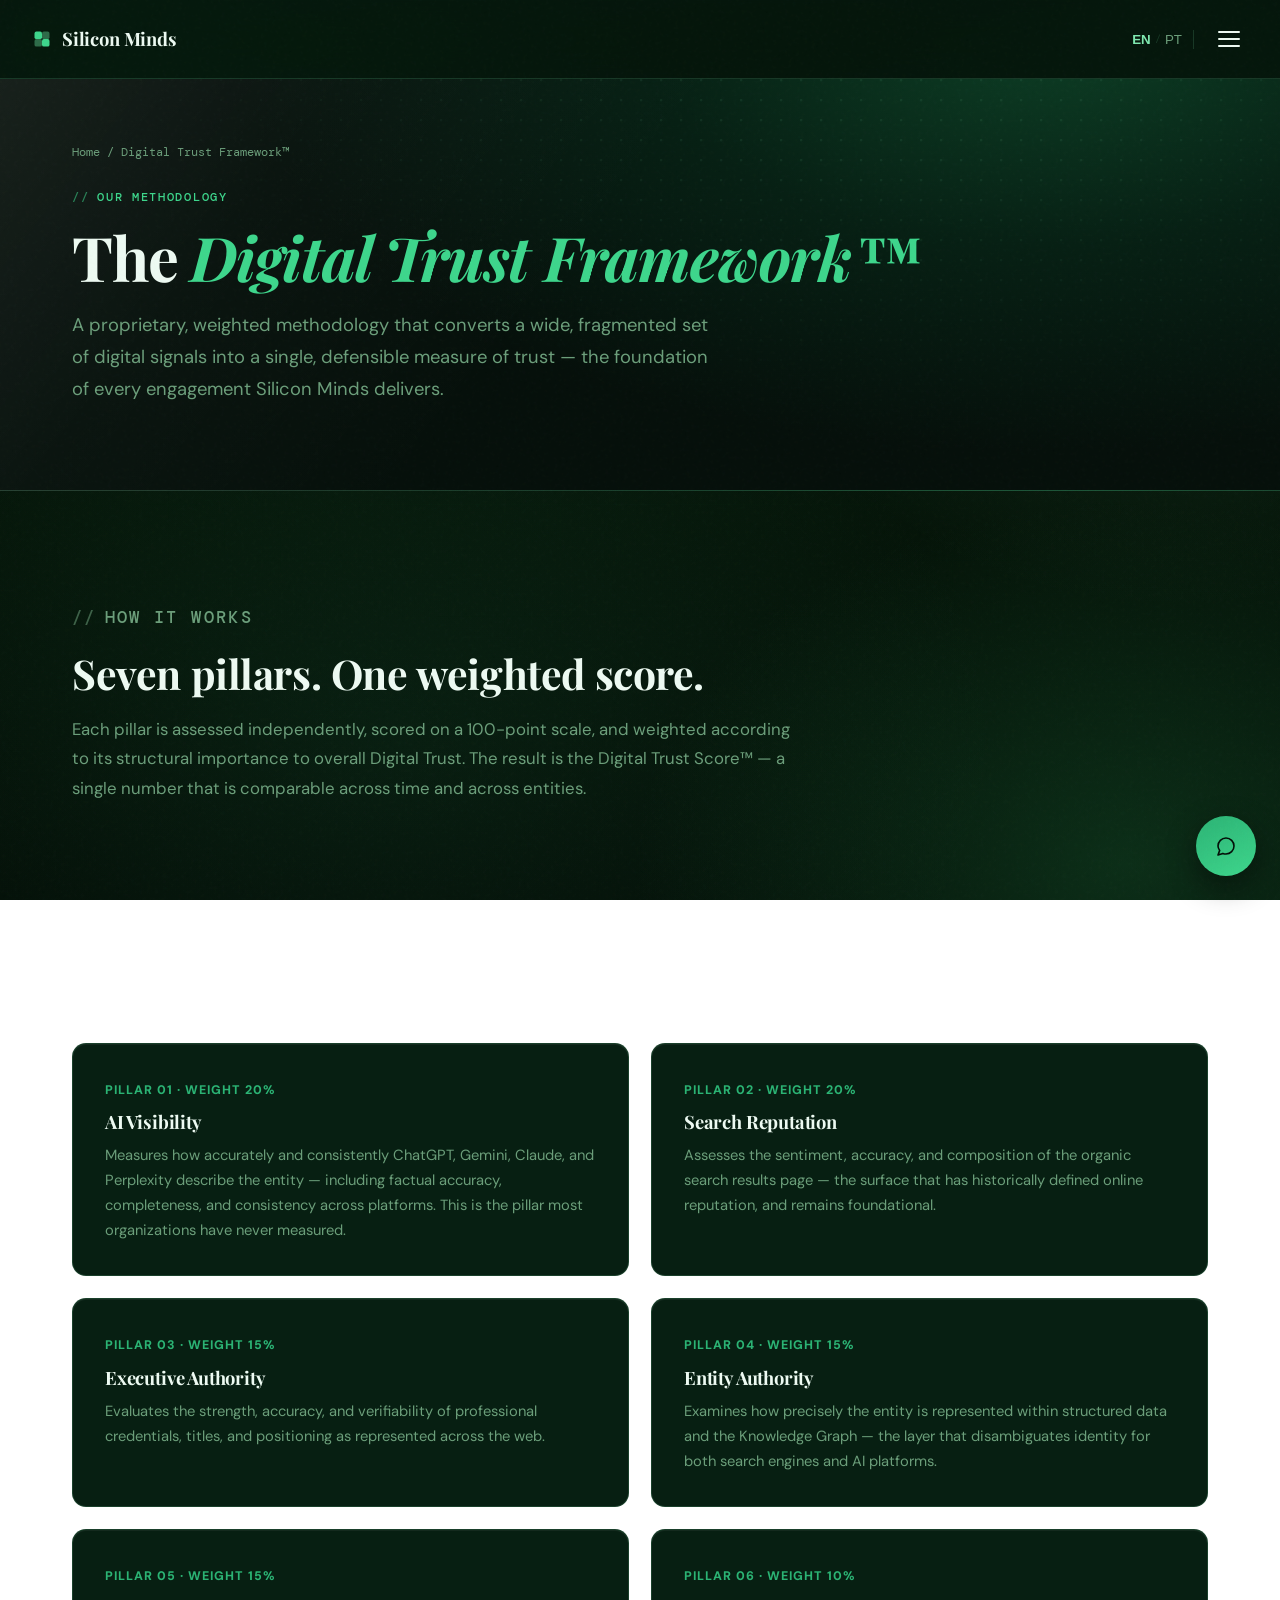
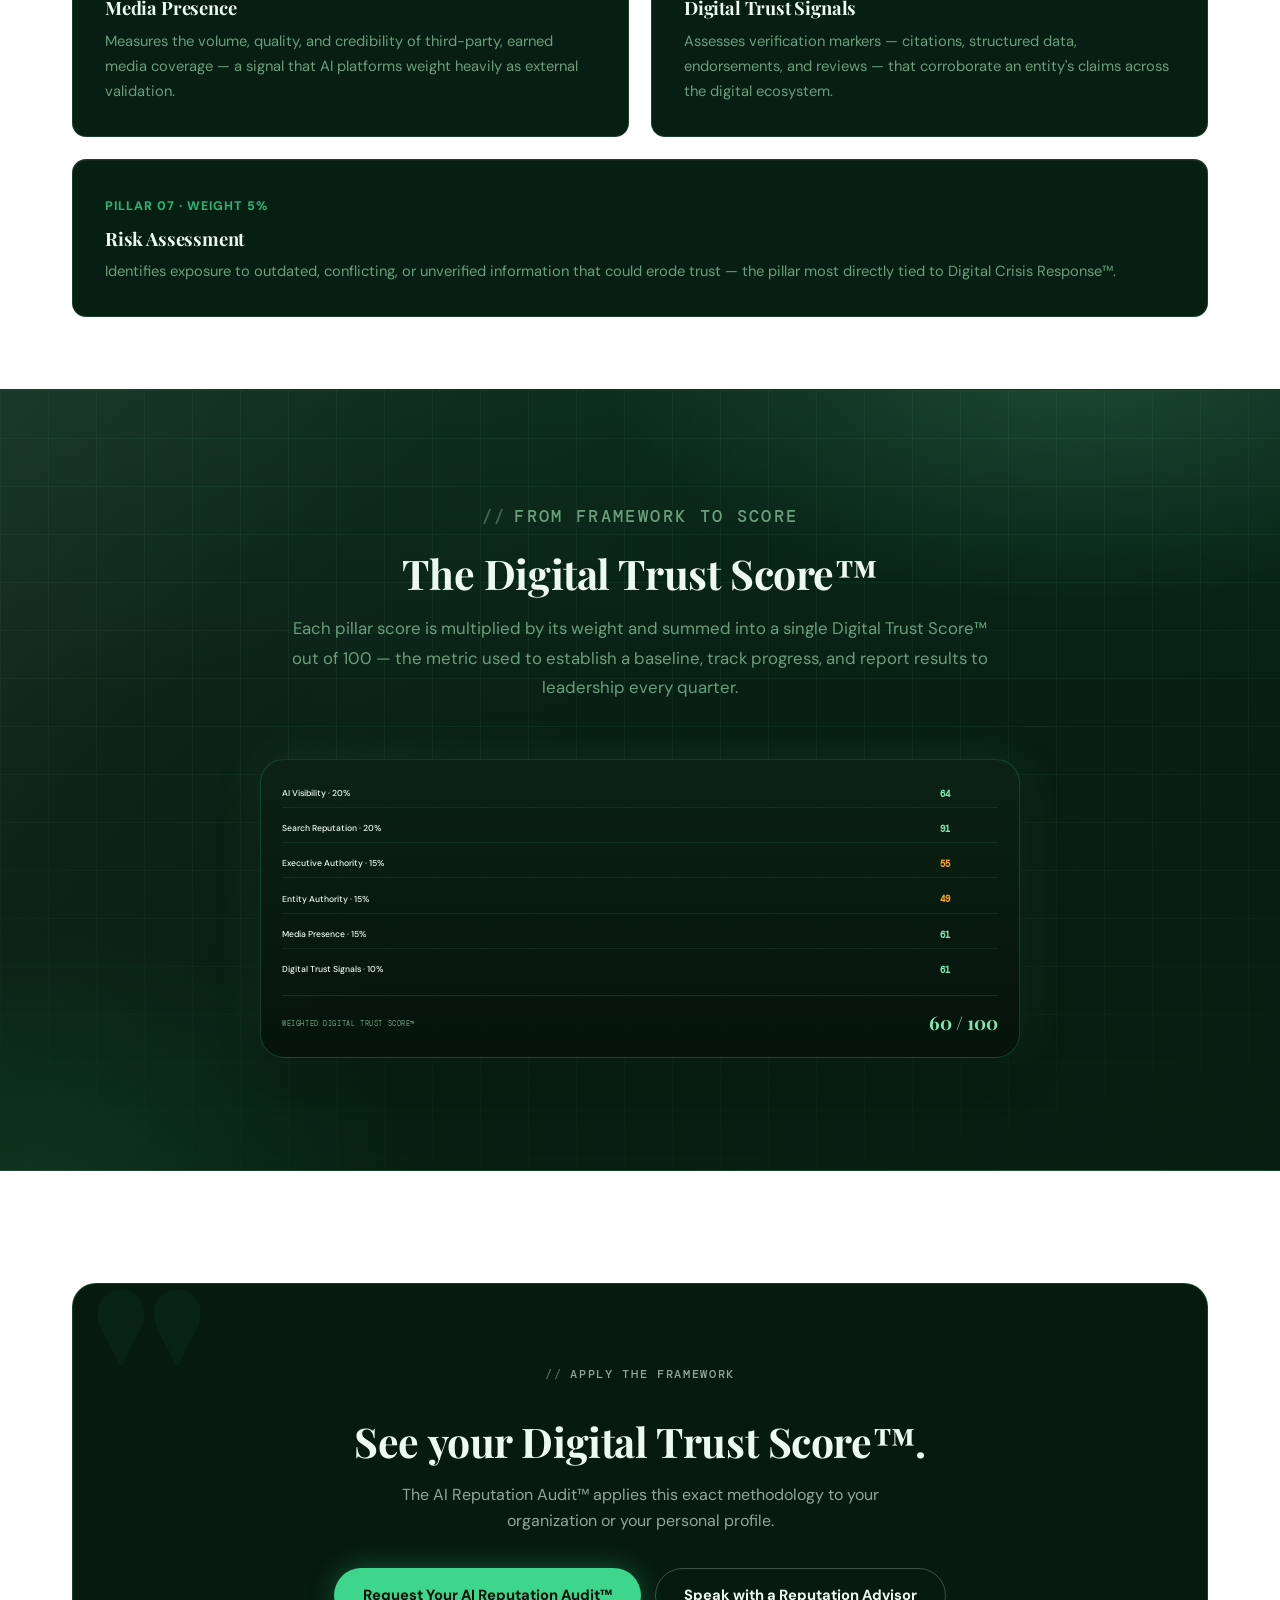
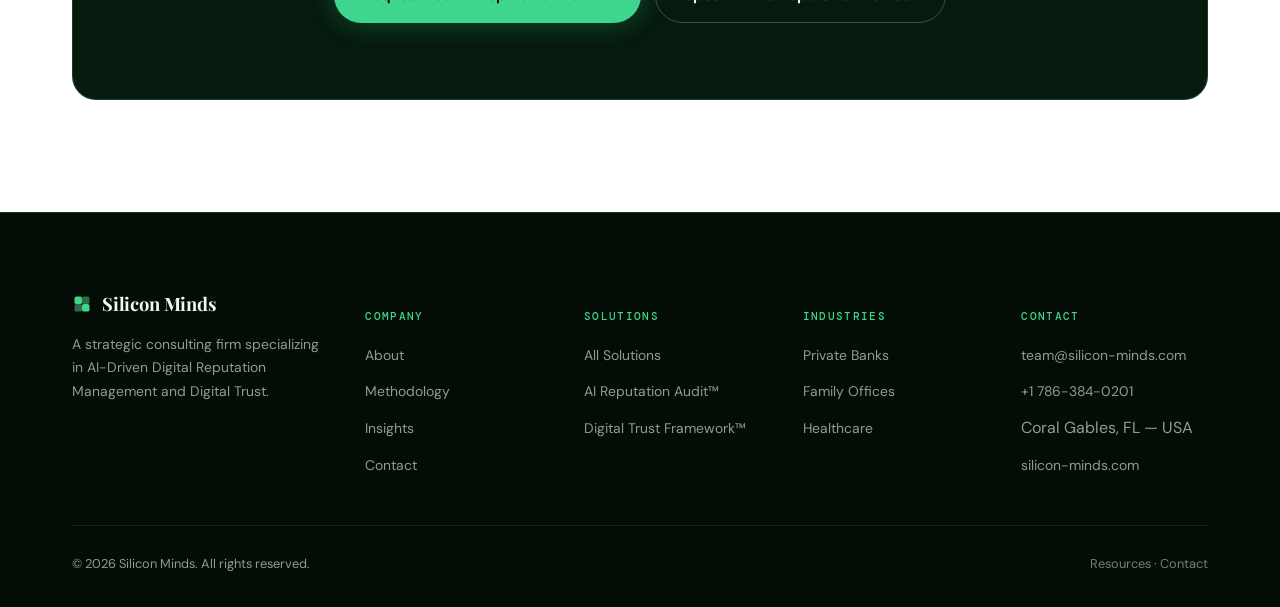
<file: framework.html>
<!doctype html>
<html lang="en">
<head>
<meta charset="utf-8">
<meta name="viewport" content="width=device-width, initial-scale=1">
<title>Digital Trust Framework™ | Silicon Minds</title>
<meta name="description" content="The Digital Trust Framework™ is Silicon Minds' proprietary, seven-pillar methodology for measuring and strengthening Digital Trust across search and AI platforms.">
<link rel="canonical" href="https://silicon-minds.com/framework.html">
<meta property="og:type" content="website">
<meta property="og:title" content="Digital Trust Framework™ | Silicon Minds">
<meta property="og:description" content="A proprietary, seven-pillar methodology for measuring and strengthening Digital Trust.">
<meta property="og:url" content="https://silicon-minds.com/framework.html">
<link rel="icon" href="/favicon.svg" type="image/svg+xml">
<link href="https://fonts.googleapis.com/css2?family=Playfair+Display:ital,wght@0,400;0,700;0,900;1,400;1,700&family=DM+Sans:wght@300;400;500;600;700;800&family=DM+Mono:wght@400;500&display=swap" rel="stylesheet">
<link rel="stylesheet" href="/css/style.css">
<script type="application/ld+json">
{"@context":"https://schema.org","@type":"DefinedTermSet","name":"Digital Trust Framework™","description":"Seven-pillar weighted methodology for measuring Digital Trust across search engines and AI platforms.","hasDefinedTerm":[
 {"@type":"DefinedTerm","name":"AI Visibility"},
 {"@type":"DefinedTerm","name":"Search Reputation"},
 {"@type":"DefinedTerm","name":"Executive Authority"},
 {"@type":"DefinedTerm","name":"Entity Authority"},
 {"@type":"DefinedTerm","name":"Media Presence"},
 {"@type":"DefinedTerm","name":"Digital Trust Signals"},
 {"@type":"DefinedTerm","name":"Risk Assessment"}
]}
</script>
</head>
<body>
<a class="skip-link" href="#main">Skip to content</a>
<header class="nav">
  <div class="container">
    <a href="/index.html" class="brand"><span class="mark"></span>Silicon Minds</a>
    <nav class="nav-links" aria-label="Primary">
      <a href="/about.html">About</a>
      <a href="/solutions.html">Solutions</a>
      <a href="/framework.html" class="active">Framework™</a>
      <a href="/audit.html">Audit™</a>
      <a href="/industries.html">Industries</a>
      <a href="/methodology.html">Methodology</a>
      <a href="/insights.html">Insights</a>
      <a href="/resources.html">Resources</a>
      <a href="/contact.html">Contact</a>
    </nav>
    <div class="nav-cta">
      <div class="lang-switch" aria-label="Language"><button class="lang-btn active" data-lang="en" data-lang-name="English">EN</button><span class="lang-sep">/</span><button class="lang-btn" data-lang="pt" data-lang-name="Português">PT</button></div>
      <a href="/audit.html" class="btn btn-outline btn-sm">Request Your Audit</a>
      <button class="nav-toggle" aria-label="Toggle menu" aria-expanded="false"><span></span><span></span><span></span></button>
    </div>
  </div>
</header>

<main id="main">
  <section class="page-hero">
    <div class="container">
      <p class="breadcrumb"><a href="/index.html">Home</a> / Digital Trust Framework™</p>
      <p class="eyebrow">Our Methodology</p>
      <h1 class="display">The <em>Digital Trust Framework™</em></h1>
      <p class="lede">A proprietary, weighted methodology that converts a wide, fragmented set of digital signals into a single, defensible measure of trust — the foundation of every engagement Silicon Minds delivers.</p>
    </div>
  </section>

  <section class="section-pad">
    <div class="container">
      <div class="section-head">
        <p class="eyebrow">How It Works</p>
        <h2 class="display">Seven pillars. One weighted score.</h2>
        <p>Each pillar is assessed independently, scored on a 100-point scale, and weighted according to its structural importance to overall Digital Trust. The result is the Digital Trust Score™ — a single number that is comparable across time and across entities.</p>
      </div>
    </div>
  </section>

  <section class="section-pad-sm">
    <div class="container">
      <div class="grid grid-2">

        <div class="card" data-reveal>
          <span class="pnum" style="color:var(--green-dark);font-weight:800;font-size:0.78rem;letter-spacing:0.08em;">PILLAR 01 · WEIGHT 20%</span>
          <h3 style="margin-top:10px;">AI Visibility</h3>
          <p>Measures how accurately and consistently ChatGPT, Gemini, Claude, and Perplexity describe the entity — including factual accuracy, completeness, and consistency across platforms. This is the pillar most organizations have never measured.</p>
        </div>

        <div class="card" data-reveal>
          <span class="pnum" style="color:var(--green-dark);font-weight:800;font-size:0.78rem;letter-spacing:0.08em;">PILLAR 02 · WEIGHT 20%</span>
          <h3 style="margin-top:10px;">Search Reputation</h3>
          <p>Assesses the sentiment, accuracy, and composition of the organic search results page — the surface that has historically defined online reputation, and remains foundational.</p>
        </div>

        <div class="card" data-reveal>
          <span class="pnum" style="color:var(--green-dark);font-weight:800;font-size:0.78rem;letter-spacing:0.08em;">PILLAR 03 · WEIGHT 15%</span>
          <h3 style="margin-top:10px;">Executive Authority</h3>
          <p>Evaluates the strength, accuracy, and verifiability of professional credentials, titles, and positioning as represented across the web.</p>
        </div>

        <div class="card" data-reveal>
          <span class="pnum" style="color:var(--green-dark);font-weight:800;font-size:0.78rem;letter-spacing:0.08em;">PILLAR 04 · WEIGHT 15%</span>
          <h3 style="margin-top:10px;">Entity Authority</h3>
          <p>Examines how precisely the entity is represented within structured data and the Knowledge Graph — the layer that disambiguates identity for both search engines and AI platforms.</p>
        </div>

        <div class="card" data-reveal>
          <span class="pnum" style="color:var(--green-dark);font-weight:800;font-size:0.78rem;letter-spacing:0.08em;">PILLAR 05 · WEIGHT 15%</span>
          <h3 style="margin-top:10px;">Media Presence</h3>
          <p>Measures the volume, quality, and credibility of third-party, earned media coverage — a signal that AI platforms weight heavily as external validation.</p>
        </div>

        <div class="card" data-reveal>
          <span class="pnum" style="color:var(--green-dark);font-weight:800;font-size:0.78rem;letter-spacing:0.08em;">PILLAR 06 · WEIGHT 10%</span>
          <h3 style="margin-top:10px;">Digital Trust Signals</h3>
          <p>Assesses verification markers — citations, structured data, endorsements, and reviews — that corroborate an entity's claims across the digital ecosystem.</p>
        </div>

        <div class="card" data-reveal style="grid-column: 1 / -1;">
          <span class="pnum" style="color:var(--green-dark);font-weight:800;font-size:0.78rem;letter-spacing:0.08em;">PILLAR 07 · WEIGHT 5%</span>
          <h3 style="margin-top:10px;">Risk Assessment</h3>
          <p>Identifies exposure to outdated, conflicting, or unverified information that could erode trust — the pillar most directly tied to Digital Crisis Response™.</p>
        </div>

      </div>
    </div>
  </section>

  <section class="section-pad band-gray">
    <div class="container">
      <div class="section-head center">
        <p class="eyebrow" style="justify-content:center">From Framework to Score</p>
        <h2 class="display">The Digital Trust Score™</h2>
        <p>Each pillar score is multiplied by its weight and summed into a single Digital Trust Score™ out of 100 — the metric used to establish a baseline, track progress, and report results to leadership every quarter.</p>
      </div>
      <div class="dashboard" style="max-width:760px;margin:0 auto;">
        <div class="dash-grid">
          <div class="dash-card"><div class="dlabel">AI Visibility · 20%</div><div class="dval">64</div></div>
          <div class="dash-card"><div class="dlabel">Search Reputation · 20%</div><div class="dval">91</div></div>
          <div class="dash-card amber"><div class="dlabel">Executive Authority · 15%</div><div class="dval">55</div></div>
          <div class="dash-card amber"><div class="dlabel">Entity Authority · 15%</div><div class="dval">49</div></div>
          <div class="dash-card"><div class="dlabel">Media Presence · 15%</div><div class="dval">61</div></div>
          <div class="dash-card navy"><div class="dlabel">Digital Trust Signals · 10%</div><div class="dval">61</div></div>
        </div>
        <div class="dash-score"><span class="dslabel">Weighted Digital Trust Score™</span><span class="dsval">60 / 100</span></div>
      </div>
    </div>
  </section>

  <section class="section-pad">
    <div class="container">
      <div class="final-cta">
        <p class="eyebrow" style="justify-content:center">Apply the Framework</p>
        <h2 class="display">See your Digital Trust Score™.</h2>
        <p>The AI Reputation Audit™ applies this exact methodology to your organization or your personal profile.</p>
        <div class="cta-row"><a href="/audit.html" class="btn btn-primary">Request Your AI Reputation Audit™</a><a href="/contact.html" class="btn btn-ghost-light">Speak with a Reputation Advisor</a></div>
      </div>
    </div>
  </section>
</main>

<footer class="footer">
  <div class="container">
    <div class="footer-grid">
      <div>
        <a href="/index.html" class="brand"><span class="mark"></span>Silicon Minds</a>
        <p>A strategic consulting firm specializing in AI-Driven Digital Reputation Management and Digital Trust.</p>
      </div>
      <div class="footer-col"><h5>Company</h5><ul><li><a href="/about.html">About</a></li><li><a href="/methodology.html">Methodology</a></li><li><a href="/insights.html">Insights</a></li><li><a href="/contact.html">Contact</a></li></ul></div>
      <div class="footer-col"><h5>Solutions</h5><ul><li><a href="/solutions.html">All Solutions</a></li><li><a href="/audit.html">AI Reputation Audit™</a></li><li><a href="/framework.html">Digital Trust Framework™</a></li></ul></div>
      <div class="footer-col"><h5>Industries</h5><ul><li><a href="/industries.html">Private Banks</a></li><li><a href="/industries.html">Family Offices</a></li><li><a href="/industries.html">Healthcare</a></li></ul></div>
      <div class="footer-col"><h5>Contact</h5><ul><li><a href="mailto:team@silicon-minds.com">team@silicon-minds.com</a></li><li><a href="tel:+17863840201">+1 786-384-0201</a></li><li>Coral Gables, FL — USA</li><li><a href="https://silicon-minds.com">silicon-minds.com</a></li></ul></div>
    </div>
    <div class="footer-bottom">
      <span>© <span id="year">2026</span> Silicon Minds. All rights reserved.</span>
      <span><a href="/resources.html">Resources</a> · <a href="/contact.html">Contact</a></span>
    </div>
  </div>
</footer>
<script src="/js/main.js"></script>
<script src="/js/chatbot.js" defer></script>
</body>
</html>
</file>
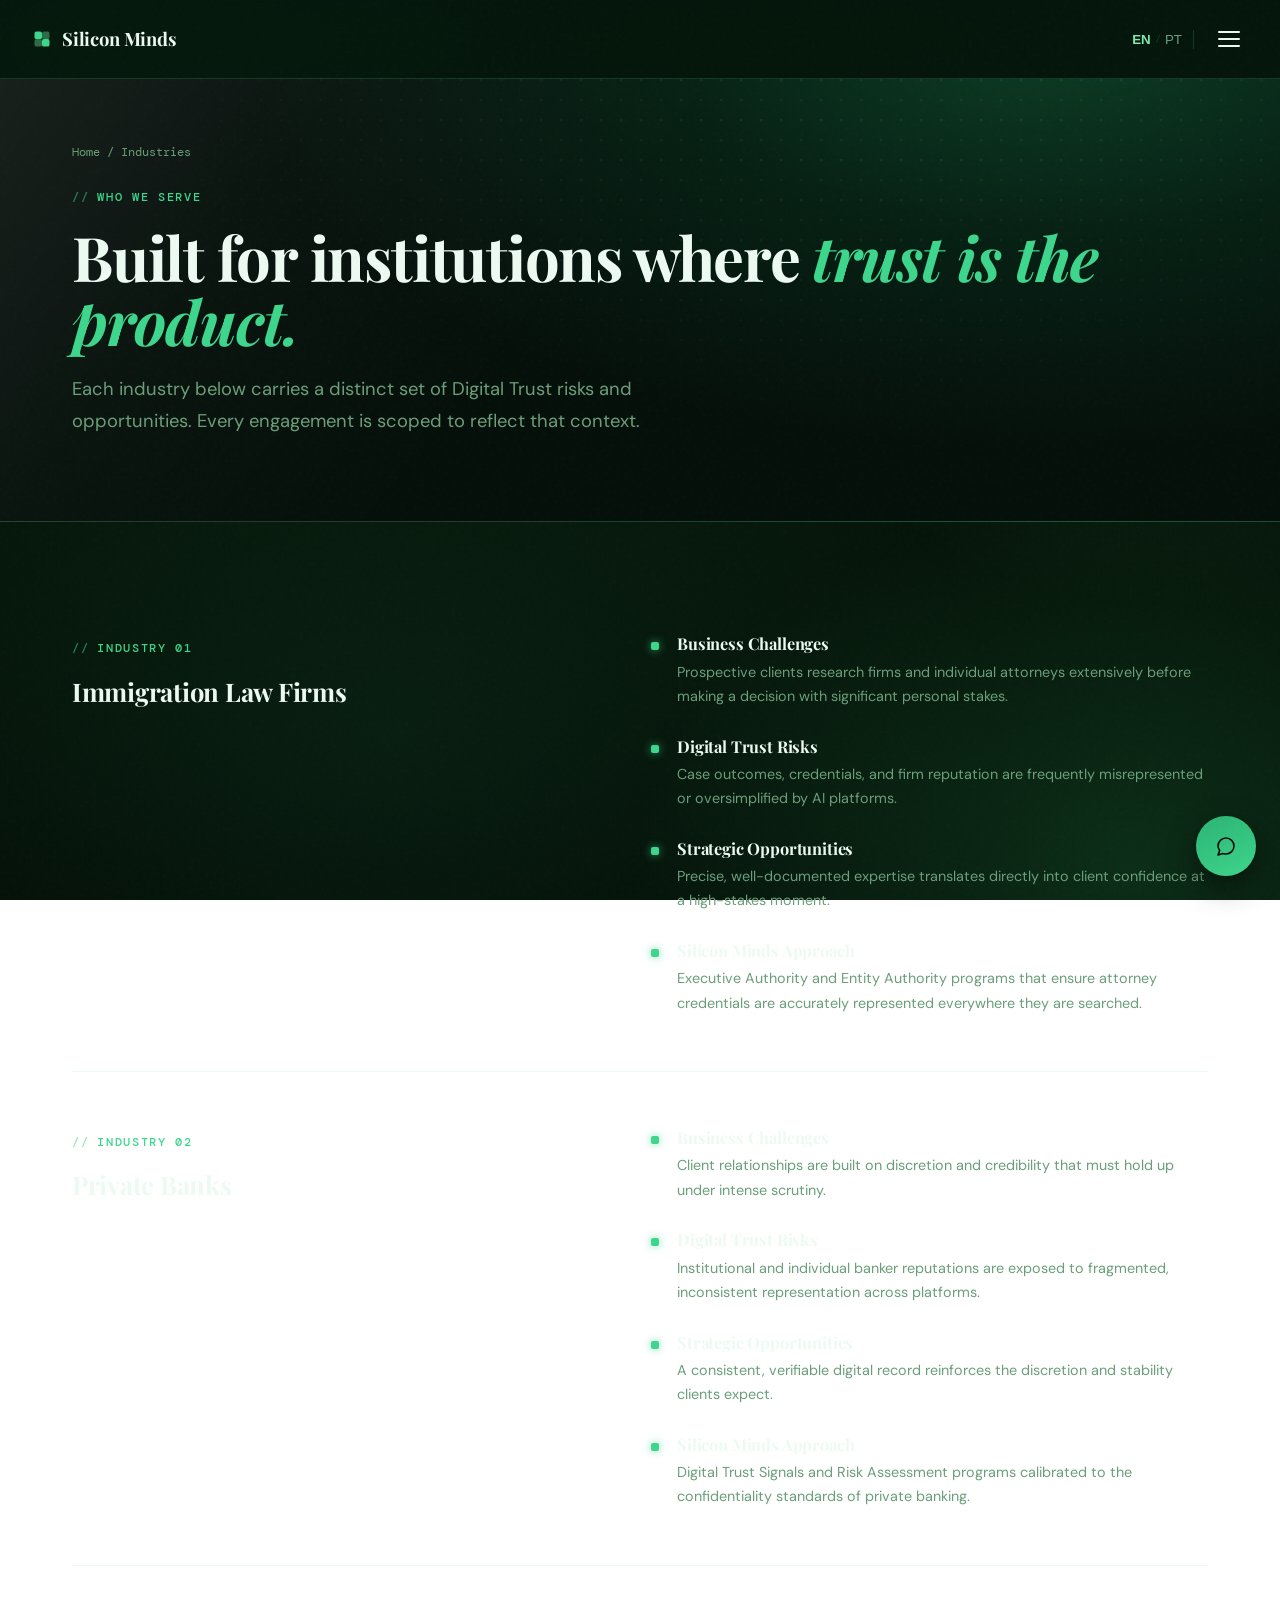
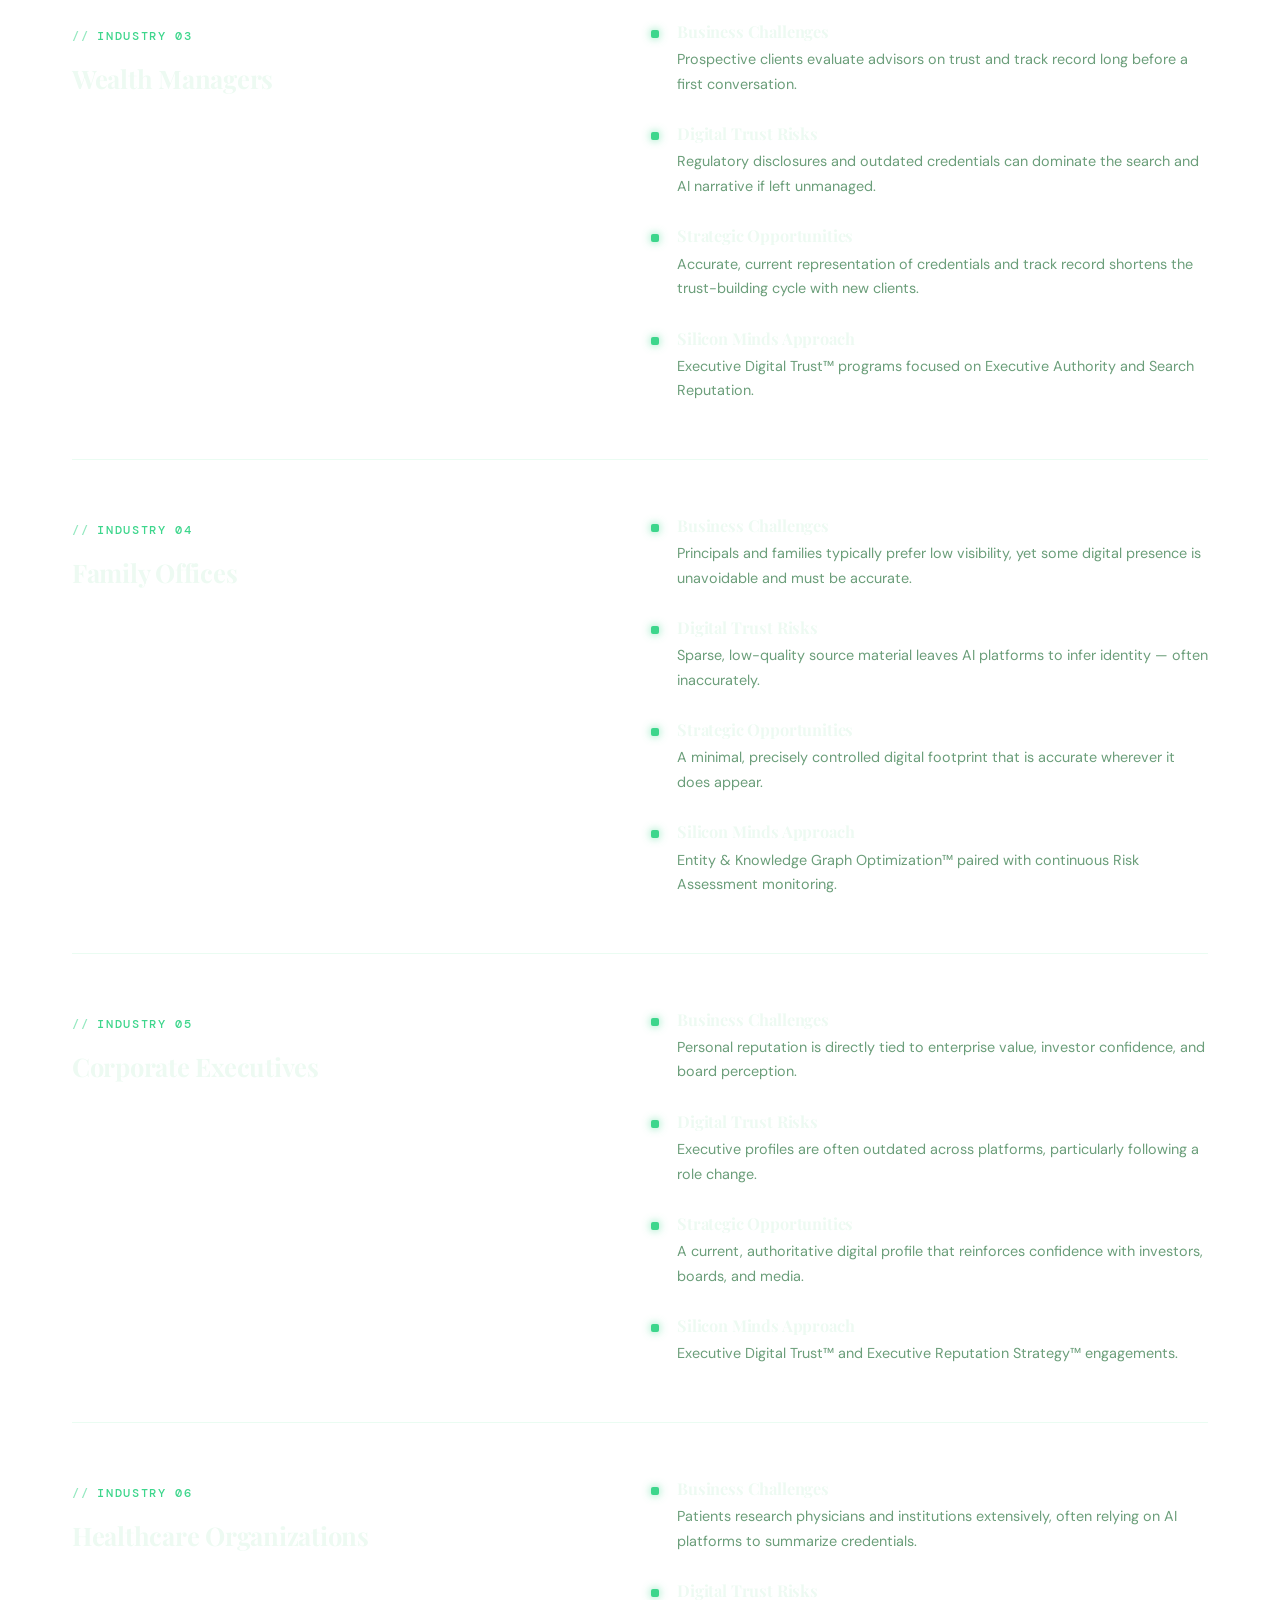
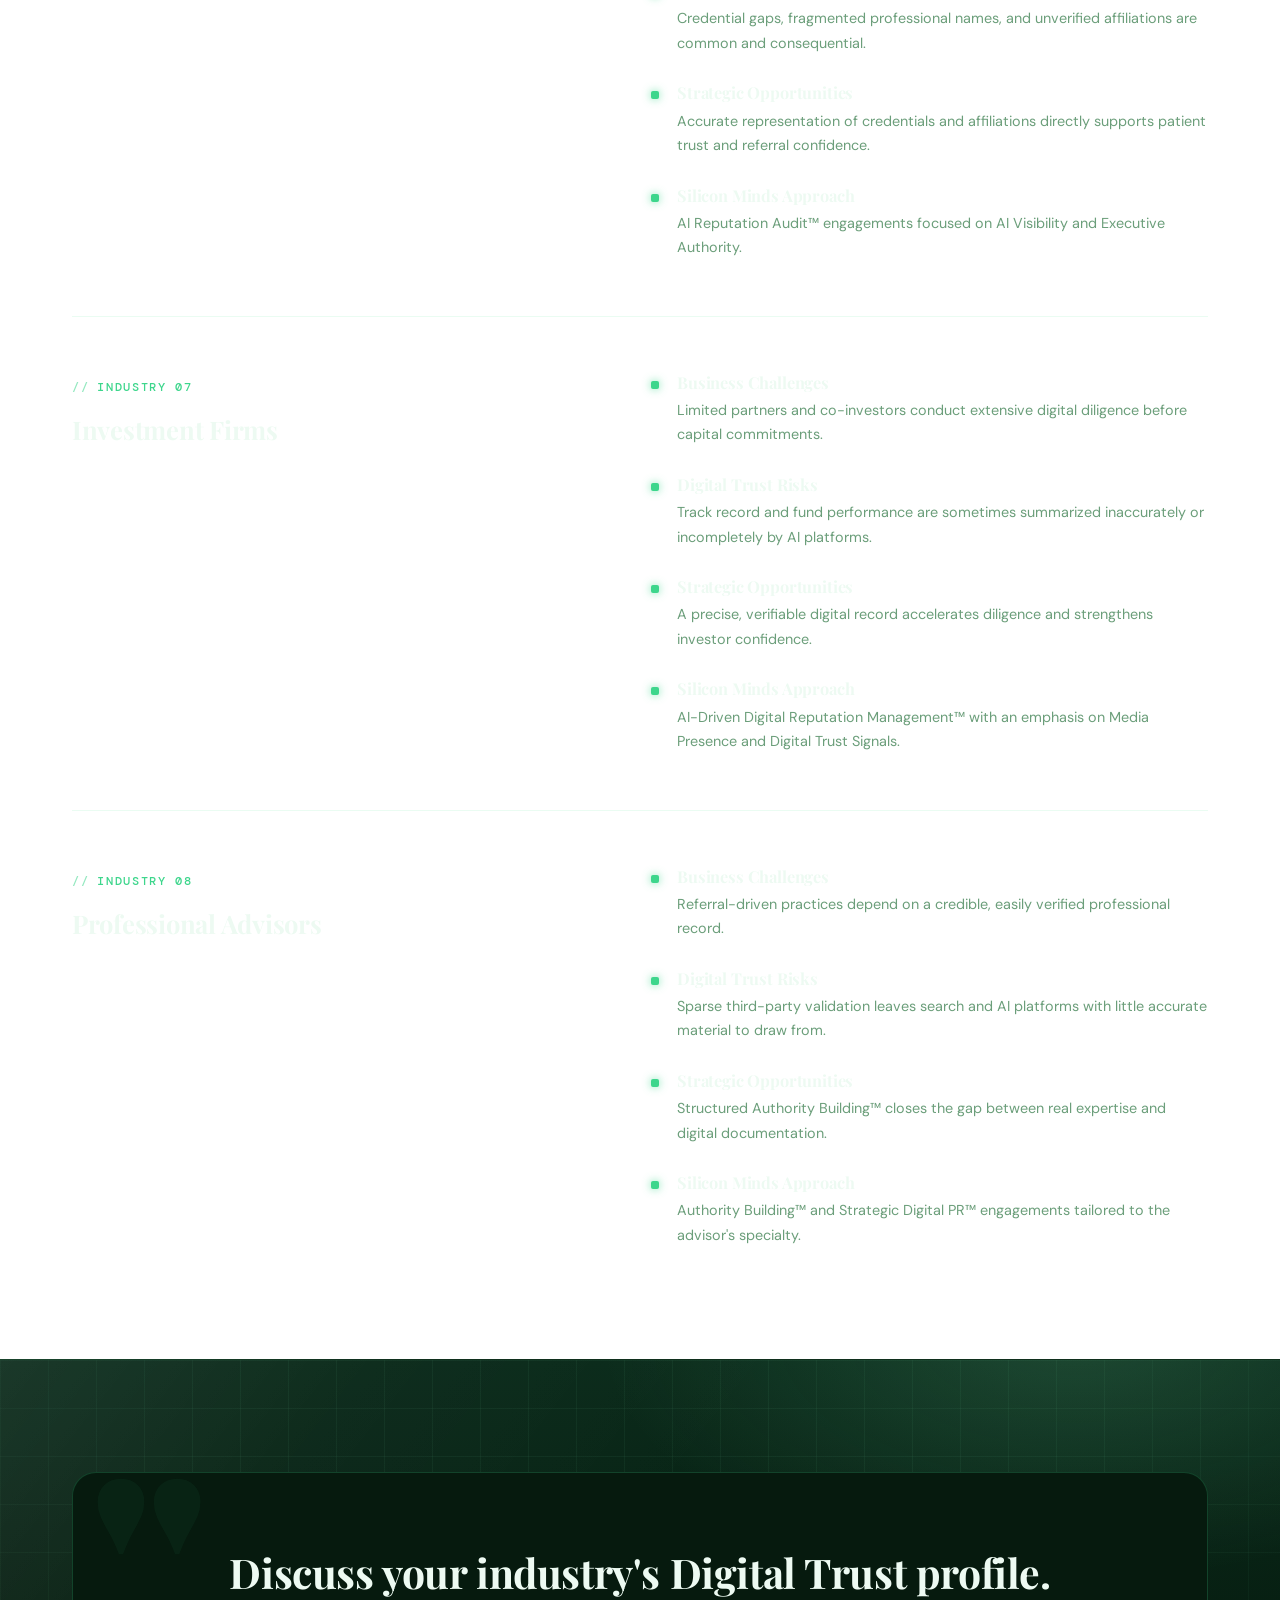
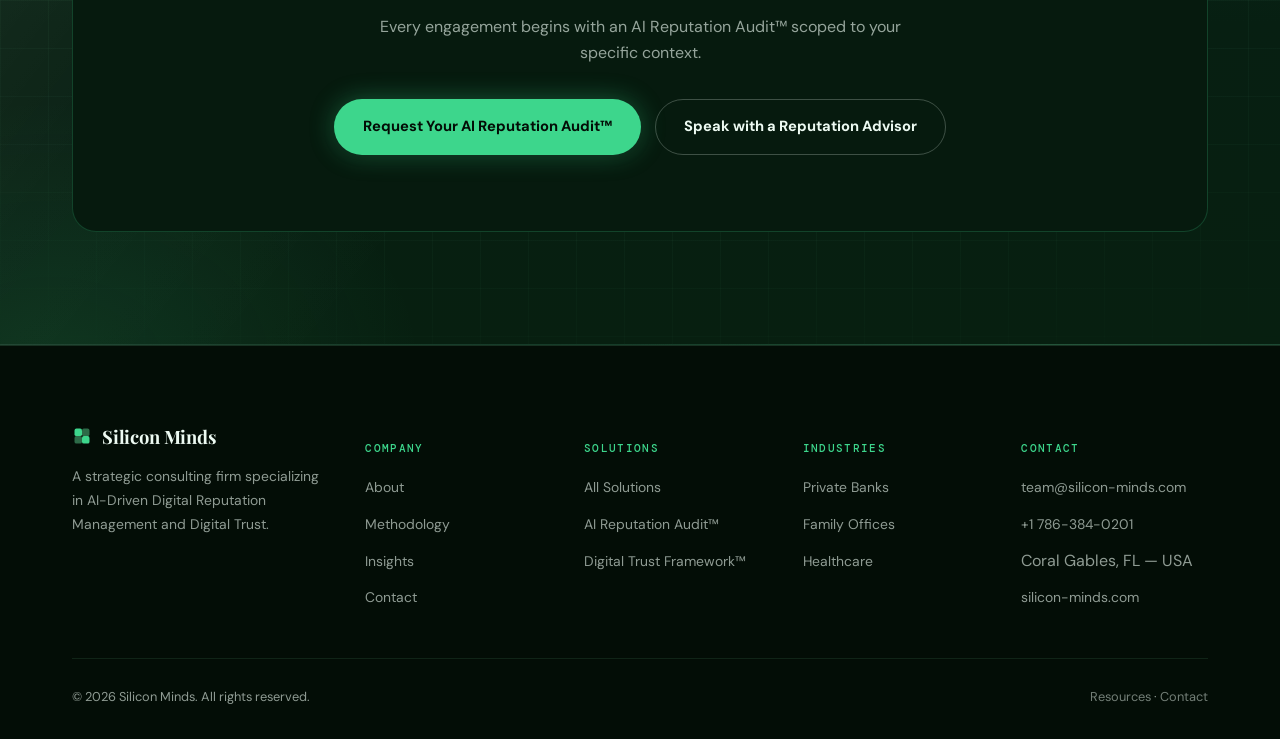
<file: industries.html>
<!doctype html>
<html lang="en">
<head>
<meta charset="utf-8">
<meta name="viewport" content="width=device-width, initial-scale=1">
<title>Industries | Silicon Minds</title>
<meta name="description" content="Silicon Minds serves immigration law firms, private banks, wealth managers, family offices, corporate executives, healthcare organizations, investment firms and professional advisors.">
<link rel="canonical" href="https://silicon-minds.com/industries.html">
<meta property="og:type" content="website">
<meta property="og:title" content="Industries | Silicon Minds">
<meta property="og:description" content="Built for institutions where trust is the product.">
<meta property="og:url" content="https://silicon-minds.com/industries.html">
<link rel="icon" href="/favicon.svg" type="image/svg+xml">
<link href="https://fonts.googleapis.com/css2?family=Playfair+Display:ital,wght@0,400;0,700;0,900;1,400;1,700&family=DM+Sans:wght@300;400;500;600;700;800&family=DM+Mono:wght@400;500&display=swap" rel="stylesheet">
<link rel="stylesheet" href="/css/style.css">
</head>
<body>
<a class="skip-link" href="#main">Skip to content</a>
<header class="nav">
  <div class="container">
    <a href="/index.html" class="brand"><span class="mark"></span>Silicon Minds</a>
    <nav class="nav-links" aria-label="Primary">
      <a href="/about.html">About</a>
      <a href="/solutions.html">Solutions</a>
      <a href="/framework.html">Framework™</a>
      <a href="/audit.html">Audit™</a>
      <a href="/industries.html" class="active">Industries</a>
      <a href="/methodology.html">Methodology</a>
      <a href="/insights.html">Insights</a>
      <a href="/resources.html">Resources</a>
      <a href="/contact.html">Contact</a>
    </nav>
    <div class="nav-cta">
      <div class="lang-switch" aria-label="Language"><button class="lang-btn active" data-lang="en" data-lang-name="English">EN</button><span class="lang-sep">/</span><button class="lang-btn" data-lang="pt" data-lang-name="Português">PT</button></div>
      <a href="/audit.html" class="btn btn-outline btn-sm">Request Your Audit</a>
      <button class="nav-toggle" aria-label="Toggle menu" aria-expanded="false"><span></span><span></span><span></span></button>
    </div>
  </div>
</header>

<main id="main">
  <section class="page-hero">
    <div class="container">
      <p class="breadcrumb"><a href="/index.html">Home</a> / Industries</p>
      <p class="eyebrow">Who We Serve</p>
      <h1 class="display">Built for institutions where <em>trust is the product.</em></h1>
      <p class="lede">Each industry below carries a distinct set of Digital Trust risks and opportunities. Every engagement is scoped to reflect that context.</p>
    </div>
  </section>

  <section class="section-pad">
    <div class="container">

      <div class="grid grid-2" style="margin-bottom:56px;" data-reveal>
        <div><p class="eyebrow">Industry 01</p><h2 class="display" style="font-size:1.6rem;">Immigration Law Firms</h2></div>
        <div class="kicker-list">
          <div class="kicker-item"><span class="ki-mark"></span><div><h4>Business Challenges</h4><p>Prospective clients research firms and individual attorneys extensively before making a decision with significant personal stakes.</p></div></div>
          <div class="kicker-item"><span class="ki-mark"></span><div><h4>Digital Trust Risks</h4><p>Case outcomes, credentials, and firm reputation are frequently misrepresented or oversimplified by AI platforms.</p></div></div>
          <div class="kicker-item"><span class="ki-mark"></span><div><h4>Strategic Opportunities</h4><p>Precise, well-documented expertise translates directly into client confidence at a high-stakes moment.</p></div></div>
          <div class="kicker-item"><span class="ki-mark"></span><div><h4>Silicon Minds Approach</h4><p>Executive Authority and Entity Authority programs that ensure attorney credentials are accurately represented everywhere they are searched.</p></div></div>
        </div>
      </div>
      <div class="divider"></div>

      <div class="grid grid-2" style="margin-bottom:56px;" data-reveal>
        <div><p class="eyebrow">Industry 02</p><h2 class="display" style="font-size:1.6rem;">Private Banks</h2></div>
        <div class="kicker-list">
          <div class="kicker-item"><span class="ki-mark"></span><div><h4>Business Challenges</h4><p>Client relationships are built on discretion and credibility that must hold up under intense scrutiny.</p></div></div>
          <div class="kicker-item"><span class="ki-mark"></span><div><h4>Digital Trust Risks</h4><p>Institutional and individual banker reputations are exposed to fragmented, inconsistent representation across platforms.</p></div></div>
          <div class="kicker-item"><span class="ki-mark"></span><div><h4>Strategic Opportunities</h4><p>A consistent, verifiable digital record reinforces the discretion and stability clients expect.</p></div></div>
          <div class="kicker-item"><span class="ki-mark"></span><div><h4>Silicon Minds Approach</h4><p>Digital Trust Signals and Risk Assessment programs calibrated to the confidentiality standards of private banking.</p></div></div>
        </div>
      </div>
      <div class="divider"></div>

      <div class="grid grid-2" style="margin-bottom:56px;" data-reveal>
        <div><p class="eyebrow">Industry 03</p><h2 class="display" style="font-size:1.6rem;">Wealth Managers</h2></div>
        <div class="kicker-list">
          <div class="kicker-item"><span class="ki-mark"></span><div><h4>Business Challenges</h4><p>Prospective clients evaluate advisors on trust and track record long before a first conversation.</p></div></div>
          <div class="kicker-item"><span class="ki-mark"></span><div><h4>Digital Trust Risks</h4><p>Regulatory disclosures and outdated credentials can dominate the search and AI narrative if left unmanaged.</p></div></div>
          <div class="kicker-item"><span class="ki-mark"></span><div><h4>Strategic Opportunities</h4><p>Accurate, current representation of credentials and track record shortens the trust-building cycle with new clients.</p></div></div>
          <div class="kicker-item"><span class="ki-mark"></span><div><h4>Silicon Minds Approach</h4><p>Executive Digital Trust™ programs focused on Executive Authority and Search Reputation.</p></div></div>
        </div>
      </div>
      <div class="divider"></div>

      <div class="grid grid-2" style="margin-bottom:56px;" data-reveal>
        <div><p class="eyebrow">Industry 04</p><h2 class="display" style="font-size:1.6rem;">Family Offices</h2></div>
        <div class="kicker-list">
          <div class="kicker-item"><span class="ki-mark"></span><div><h4>Business Challenges</h4><p>Principals and families typically prefer low visibility, yet some digital presence is unavoidable and must be accurate.</p></div></div>
          <div class="kicker-item"><span class="ki-mark"></span><div><h4>Digital Trust Risks</h4><p>Sparse, low-quality source material leaves AI platforms to infer identity — often inaccurately.</p></div></div>
          <div class="kicker-item"><span class="ki-mark"></span><div><h4>Strategic Opportunities</h4><p>A minimal, precisely controlled digital footprint that is accurate wherever it does appear.</p></div></div>
          <div class="kicker-item"><span class="ki-mark"></span><div><h4>Silicon Minds Approach</h4><p>Entity &amp; Knowledge Graph Optimization™ paired with continuous Risk Assessment monitoring.</p></div></div>
        </div>
      </div>
      <div class="divider"></div>

      <div class="grid grid-2" style="margin-bottom:56px;" data-reveal>
        <div><p class="eyebrow">Industry 05</p><h2 class="display" style="font-size:1.6rem;">Corporate Executives</h2></div>
        <div class="kicker-list">
          <div class="kicker-item"><span class="ki-mark"></span><div><h4>Business Challenges</h4><p>Personal reputation is directly tied to enterprise value, investor confidence, and board perception.</p></div></div>
          <div class="kicker-item"><span class="ki-mark"></span><div><h4>Digital Trust Risks</h4><p>Executive profiles are often outdated across platforms, particularly following a role change.</p></div></div>
          <div class="kicker-item"><span class="ki-mark"></span><div><h4>Strategic Opportunities</h4><p>A current, authoritative digital profile that reinforces confidence with investors, boards, and media.</p></div></div>
          <div class="kicker-item"><span class="ki-mark"></span><div><h4>Silicon Minds Approach</h4><p>Executive Digital Trust™ and Executive Reputation Strategy™ engagements.</p></div></div>
        </div>
      </div>
      <div class="divider"></div>

      <div class="grid grid-2" style="margin-bottom:56px;" data-reveal>
        <div><p class="eyebrow">Industry 06</p><h2 class="display" style="font-size:1.6rem;">Healthcare Organizations</h2></div>
        <div class="kicker-list">
          <div class="kicker-item"><span class="ki-mark"></span><div><h4>Business Challenges</h4><p>Patients research physicians and institutions extensively, often relying on AI platforms to summarize credentials.</p></div></div>
          <div class="kicker-item"><span class="ki-mark"></span><div><h4>Digital Trust Risks</h4><p>Credential gaps, fragmented professional names, and unverified affiliations are common and consequential.</p></div></div>
          <div class="kicker-item"><span class="ki-mark"></span><div><h4>Strategic Opportunities</h4><p>Accurate representation of credentials and affiliations directly supports patient trust and referral confidence.</p></div></div>
          <div class="kicker-item"><span class="ki-mark"></span><div><h4>Silicon Minds Approach</h4><p>AI Reputation Audit™ engagements focused on AI Visibility and Executive Authority.</p></div></div>
        </div>
      </div>
      <div class="divider"></div>

      <div class="grid grid-2" style="margin-bottom:56px;" data-reveal>
        <div><p class="eyebrow">Industry 07</p><h2 class="display" style="font-size:1.6rem;">Investment Firms</h2></div>
        <div class="kicker-list">
          <div class="kicker-item"><span class="ki-mark"></span><div><h4>Business Challenges</h4><p>Limited partners and co-investors conduct extensive digital diligence before capital commitments.</p></div></div>
          <div class="kicker-item"><span class="ki-mark"></span><div><h4>Digital Trust Risks</h4><p>Track record and fund performance are sometimes summarized inaccurately or incompletely by AI platforms.</p></div></div>
          <div class="kicker-item"><span class="ki-mark"></span><div><h4>Strategic Opportunities</h4><p>A precise, verifiable digital record accelerates diligence and strengthens investor confidence.</p></div></div>
          <div class="kicker-item"><span class="ki-mark"></span><div><h4>Silicon Minds Approach</h4><p>AI-Driven Digital Reputation Management™ with an emphasis on Media Presence and Digital Trust Signals.</p></div></div>
        </div>
      </div>
      <div class="divider"></div>

      <div class="grid grid-2" data-reveal>
        <div><p class="eyebrow">Industry 08</p><h2 class="display" style="font-size:1.6rem;">Professional Advisors</h2></div>
        <div class="kicker-list">
          <div class="kicker-item"><span class="ki-mark"></span><div><h4>Business Challenges</h4><p>Referral-driven practices depend on a credible, easily verified professional record.</p></div></div>
          <div class="kicker-item"><span class="ki-mark"></span><div><h4>Digital Trust Risks</h4><p>Sparse third-party validation leaves search and AI platforms with little accurate material to draw from.</p></div></div>
          <div class="kicker-item"><span class="ki-mark"></span><div><h4>Strategic Opportunities</h4><p>Structured Authority Building™ closes the gap between real expertise and digital documentation.</p></div></div>
          <div class="kicker-item"><span class="ki-mark"></span><div><h4>Silicon Minds Approach</h4><p>Authority Building™ and Strategic Digital PR™ engagements tailored to the advisor's specialty.</p></div></div>
        </div>
      </div>

    </div>
  </section>

  <section class="section-pad band-gray">
    <div class="container">
      <div class="final-cta">
        <h2 class="display">Discuss your industry's Digital Trust profile.</h2>
        <p>Every engagement begins with an AI Reputation Audit™ scoped to your specific context.</p>
        <div class="cta-row"><a href="/audit.html" class="btn btn-primary">Request Your AI Reputation Audit™</a><a href="/contact.html" class="btn btn-ghost-light">Speak with a Reputation Advisor</a></div>
      </div>
    </div>
  </section>
</main>

<footer class="footer">
  <div class="container">
    <div class="footer-grid">
      <div>
        <a href="/index.html" class="brand"><span class="mark"></span>Silicon Minds</a>
        <p>A strategic consulting firm specializing in AI-Driven Digital Reputation Management and Digital Trust.</p>
      </div>
      <div class="footer-col"><h5>Company</h5><ul><li><a href="/about.html">About</a></li><li><a href="/methodology.html">Methodology</a></li><li><a href="/insights.html">Insights</a></li><li><a href="/contact.html">Contact</a></li></ul></div>
      <div class="footer-col"><h5>Solutions</h5><ul><li><a href="/solutions.html">All Solutions</a></li><li><a href="/audit.html">AI Reputation Audit™</a></li><li><a href="/framework.html">Digital Trust Framework™</a></li></ul></div>
      <div class="footer-col"><h5>Industries</h5><ul><li><a href="/industries.html">Private Banks</a></li><li><a href="/industries.html">Family Offices</a></li><li><a href="/industries.html">Healthcare</a></li></ul></div>
      <div class="footer-col"><h5>Contact</h5><ul><li><a href="mailto:team@silicon-minds.com">team@silicon-minds.com</a></li><li><a href="tel:+17863840201">+1 786-384-0201</a></li><li>Coral Gables, FL — USA</li><li><a href="https://silicon-minds.com">silicon-minds.com</a></li></ul></div>
    </div>
    <div class="footer-bottom">
      <span>© <span id="year">2026</span> Silicon Minds. All rights reserved.</span>
      <span><a href="/resources.html">Resources</a> · <a href="/contact.html">Contact</a></span>
    </div>
  </div>
</footer>
<script src="/js/main.js"></script>
<script src="/js/chatbot.js" defer></script>
</body>
</html>
</file>
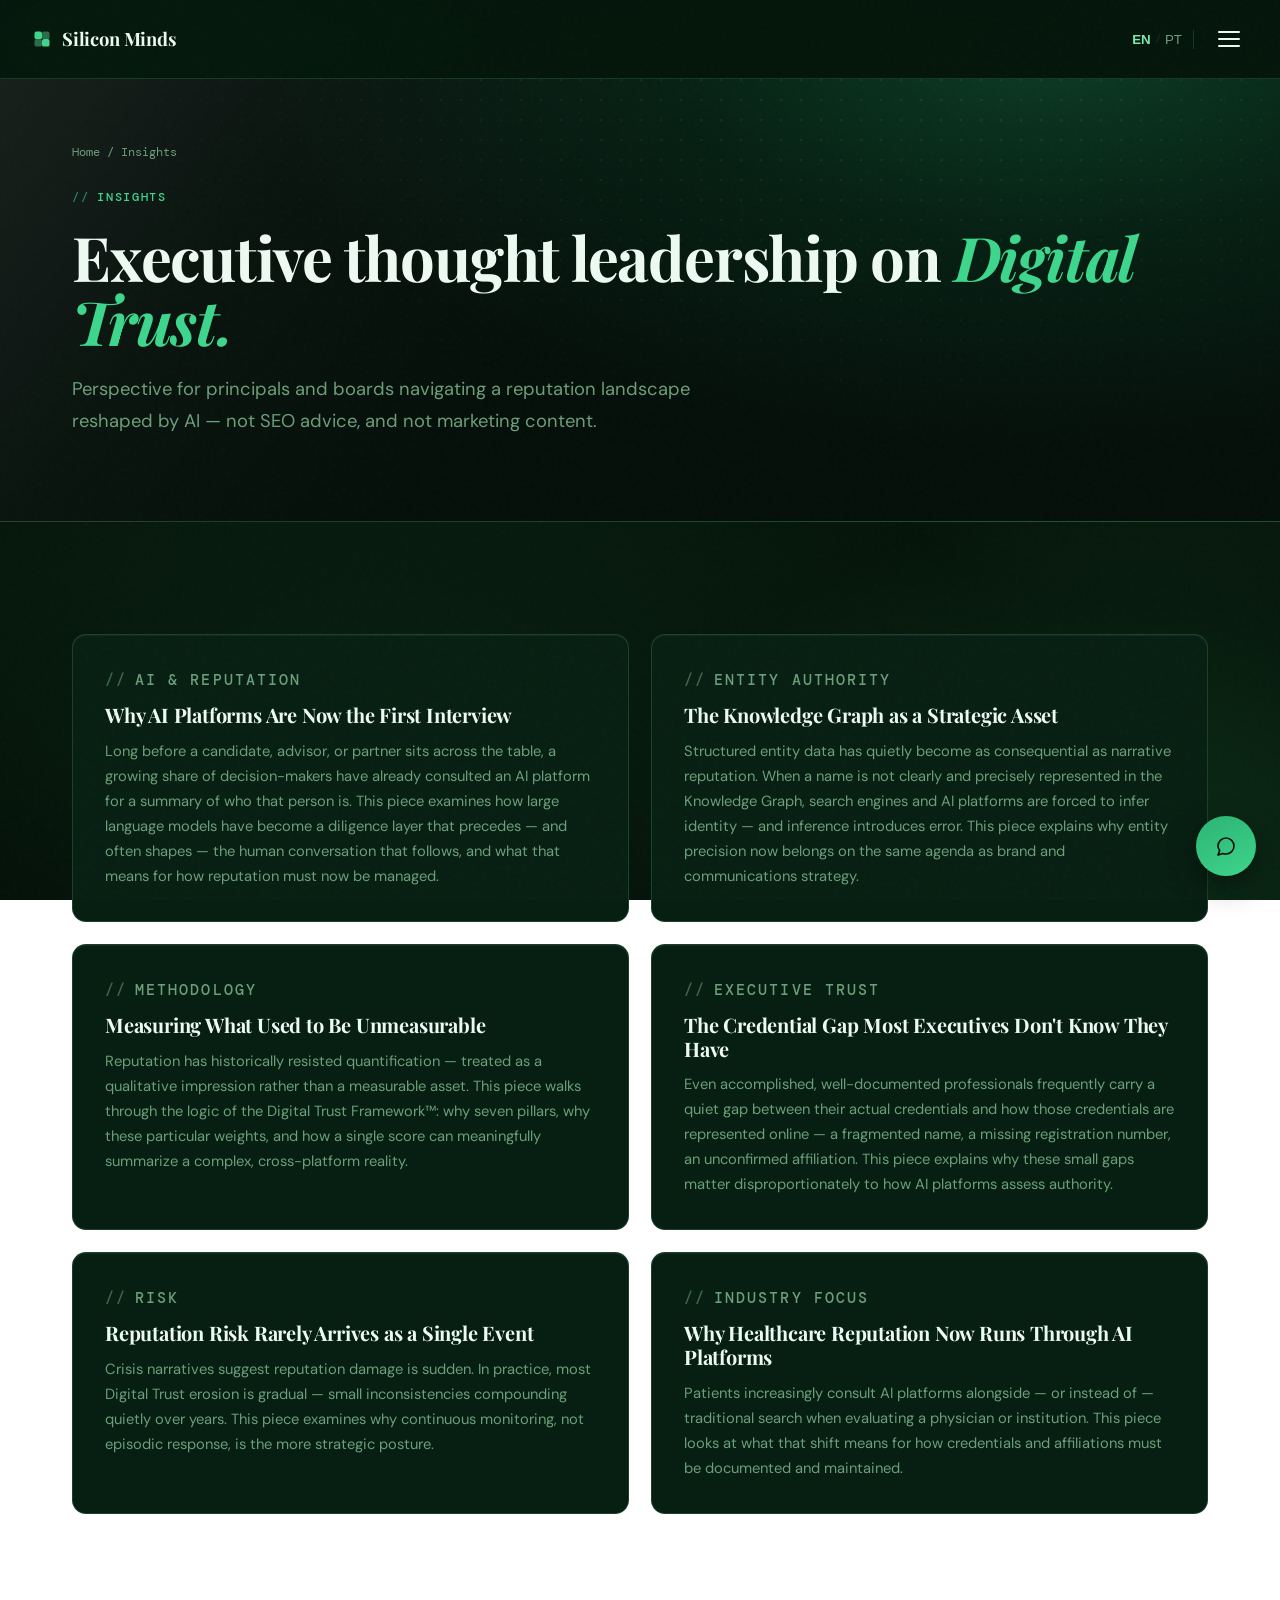
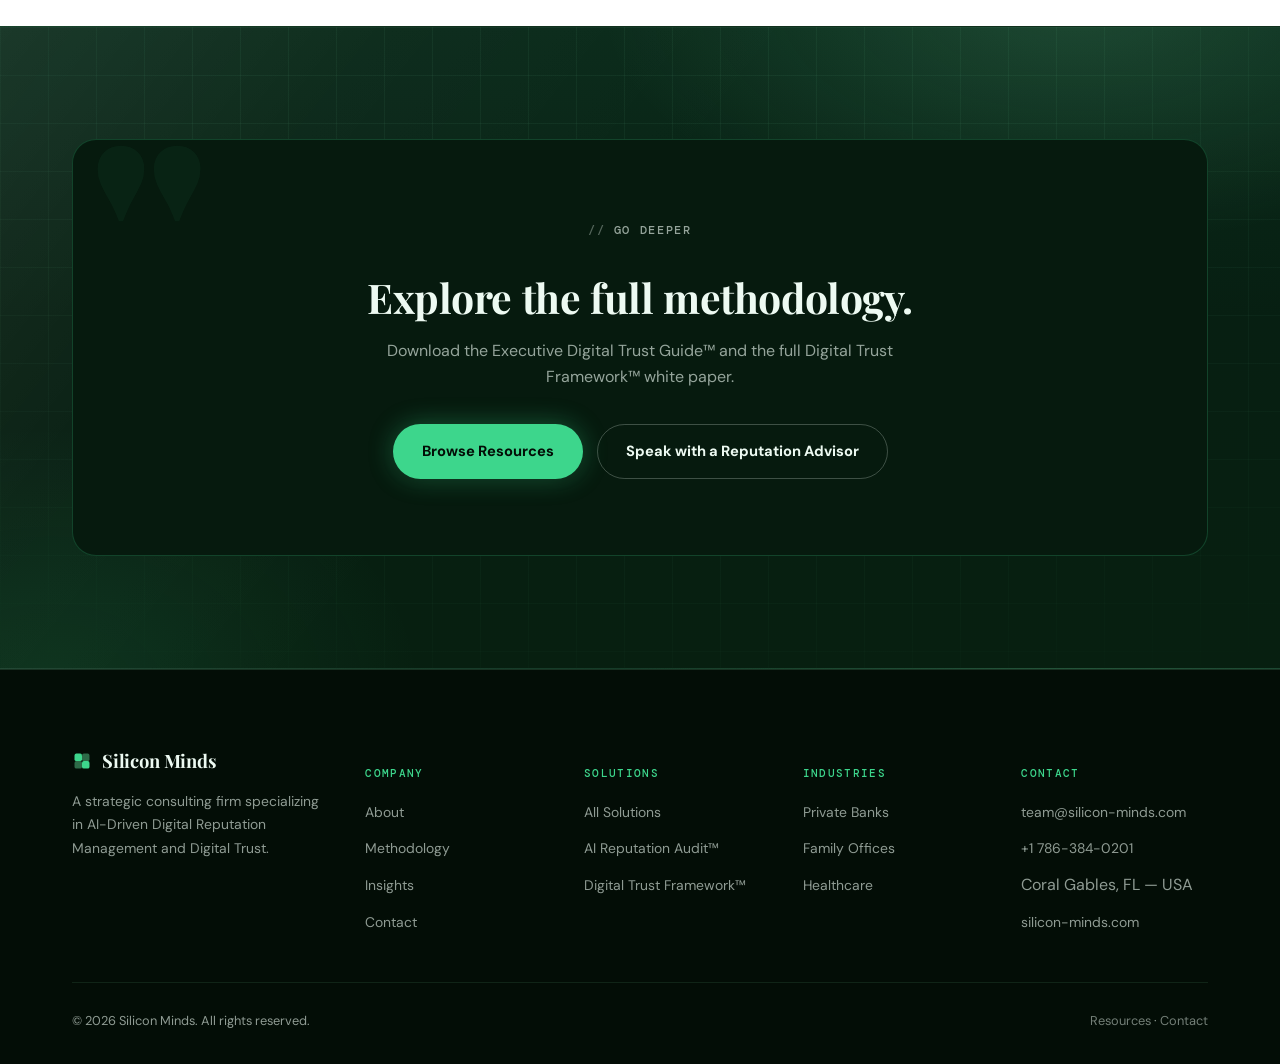
<file: insights.html>
<!doctype html>
<html lang="en">
<head>
<meta charset="utf-8">
<meta name="viewport" content="width=device-width, initial-scale=1">
<title>Insights | Silicon Minds</title>
<meta name="description" content="Executive thought leadership on Digital Trust, AI Visibility, and the future of reputation from Silicon Minds.">
<link rel="canonical" href="https://silicon-minds.com/insights.html">
<meta property="og:type" content="website">
<meta property="og:title" content="Insights | Silicon Minds">
<meta property="og:description" content="Executive thought leadership on Digital Trust.">
<meta property="og:url" content="https://silicon-minds.com/insights.html">
<link rel="icon" href="/favicon.svg" type="image/svg+xml">
<link href="https://fonts.googleapis.com/css2?family=Playfair+Display:ital,wght@0,400;0,700;0,900;1,400;1,700&family=DM+Sans:wght@300;400;500;600;700;800&family=DM+Mono:wght@400;500&display=swap" rel="stylesheet">
<link rel="stylesheet" href="/css/style.css">
</head>
<body>
<a class="skip-link" href="#main">Skip to content</a>
<header class="nav">
  <div class="container">
    <a href="/index.html" class="brand"><span class="mark"></span>Silicon Minds</a>
    <nav class="nav-links" aria-label="Primary">
      <a href="/about.html">About</a>
      <a href="/solutions.html">Solutions</a>
      <a href="/framework.html">Framework™</a>
      <a href="/audit.html">Audit™</a>
      <a href="/industries.html">Industries</a>
      <a href="/methodology.html">Methodology</a>
      <a href="/insights.html" class="active">Insights</a>
      <a href="/resources.html">Resources</a>
      <a href="/contact.html">Contact</a>
    </nav>
    <div class="nav-cta">
      <div class="lang-switch" aria-label="Language"><button class="lang-btn active" data-lang="en" data-lang-name="English">EN</button><span class="lang-sep">/</span><button class="lang-btn" data-lang="pt" data-lang-name="Português">PT</button></div>
      <a href="/audit.html" class="btn btn-outline btn-sm">Request Your Audit</a>
      <button class="nav-toggle" aria-label="Toggle menu" aria-expanded="false"><span></span><span></span><span></span></button>
    </div>
  </div>
</header>

<main id="main">
  <section class="page-hero">
    <div class="container">
      <p class="breadcrumb"><a href="/index.html">Home</a> / Insights</p>
      <p class="eyebrow">Insights</p>
      <h1 class="display">Executive thought leadership on <em>Digital Trust.</em></h1>
      <p class="lede">Perspective for principals and boards navigating a reputation landscape reshaped by AI — not SEO advice, and not marketing content.</p>
    </div>
  </section>

  <section class="section-pad">
    <div class="container">
      <div class="grid grid-2">

        <article class="card" data-reveal>
          <p class="eyebrow" style="margin-bottom:10px;">AI &amp; Reputation</p>
          <h2 style="font-size:1.25rem;margin-bottom:12px;">Why AI Platforms Are Now the First Interview</h2>
          <p>Long before a candidate, advisor, or partner sits across the table, a growing share of decision-makers have already consulted an AI platform for a summary of who that person is. This piece examines how large language models have become a diligence layer that precedes — and often shapes — the human conversation that follows, and what that means for how reputation must now be managed.</p>
        </article>

        <article class="card" data-reveal>
          <p class="eyebrow" style="margin-bottom:10px;">Entity Authority</p>
          <h2 style="font-size:1.25rem;margin-bottom:12px;">The Knowledge Graph as a Strategic Asset</h2>
          <p>Structured entity data has quietly become as consequential as narrative reputation. When a name is not clearly and precisely represented in the Knowledge Graph, search engines and AI platforms are forced to infer identity — and inference introduces error. This piece explains why entity precision now belongs on the same agenda as brand and communications strategy.</p>
        </article>

        <article class="card" data-reveal>
          <p class="eyebrow" style="margin-bottom:10px;">Methodology</p>
          <h2 style="font-size:1.25rem;margin-bottom:12px;">Measuring What Used to Be Unmeasurable</h2>
          <p>Reputation has historically resisted quantification — treated as a qualitative impression rather than a measurable asset. This piece walks through the logic of the Digital Trust Framework™: why seven pillars, why these particular weights, and how a single score can meaningfully summarize a complex, cross-platform reality.</p>
        </article>

        <article class="card" data-reveal>
          <p class="eyebrow" style="margin-bottom:10px;">Executive Trust</p>
          <h2 style="font-size:1.25rem;margin-bottom:12px;">The Credential Gap Most Executives Don't Know They Have</h2>
          <p>Even accomplished, well-documented professionals frequently carry a quiet gap between their actual credentials and how those credentials are represented online — a fragmented name, a missing registration number, an unconfirmed affiliation. This piece explains why these small gaps matter disproportionately to how AI platforms assess authority.</p>
        </article>

        <article class="card" data-reveal>
          <p class="eyebrow" style="margin-bottom:10px;">Risk</p>
          <h2 style="font-size:1.25rem;margin-bottom:12px;">Reputation Risk Rarely Arrives as a Single Event</h2>
          <p>Crisis narratives suggest reputation damage is sudden. In practice, most Digital Trust erosion is gradual — small inconsistencies compounding quietly over years. This piece examines why continuous monitoring, not episodic response, is the more strategic posture.</p>
        </article>

        <article class="card" data-reveal>
          <p class="eyebrow" style="margin-bottom:10px;">Industry Focus</p>
          <h2 style="font-size:1.25rem;margin-bottom:12px;">Why Healthcare Reputation Now Runs Through AI Platforms</h2>
          <p>Patients increasingly consult AI platforms alongside — or instead of — traditional search when evaluating a physician or institution. This piece looks at what that shift means for how credentials and affiliations must be documented and maintained.</p>
        </article>

      </div>
    </div>
  </section>

  <section class="section-pad band-gray">
    <div class="container">
      <div class="final-cta">
        <p class="eyebrow" style="justify-content:center">Go Deeper</p>
        <h2 class="display">Explore the full methodology.</h2>
        <p>Download the Executive Digital Trust Guide™ and the full Digital Trust Framework™ white paper.</p>
        <div class="cta-row"><a href="/resources.html" class="btn btn-primary">Browse Resources</a><a href="/contact.html" class="btn btn-ghost-light">Speak with a Reputation Advisor</a></div>
      </div>
    </div>
  </section>
</main>

<footer class="footer">
  <div class="container">
    <div class="footer-grid">
      <div>
        <a href="/index.html" class="brand"><span class="mark"></span>Silicon Minds</a>
        <p>A strategic consulting firm specializing in AI-Driven Digital Reputation Management and Digital Trust.</p>
      </div>
      <div class="footer-col"><h5>Company</h5><ul><li><a href="/about.html">About</a></li><li><a href="/methodology.html">Methodology</a></li><li><a href="/insights.html">Insights</a></li><li><a href="/contact.html">Contact</a></li></ul></div>
      <div class="footer-col"><h5>Solutions</h5><ul><li><a href="/solutions.html">All Solutions</a></li><li><a href="/audit.html">AI Reputation Audit™</a></li><li><a href="/framework.html">Digital Trust Framework™</a></li></ul></div>
      <div class="footer-col"><h5>Industries</h5><ul><li><a href="/industries.html">Private Banks</a></li><li><a href="/industries.html">Family Offices</a></li><li><a href="/industries.html">Healthcare</a></li></ul></div>
      <div class="footer-col"><h5>Contact</h5><ul><li><a href="mailto:team@silicon-minds.com">team@silicon-minds.com</a></li><li><a href="tel:+17863840201">+1 786-384-0201</a></li><li>Coral Gables, FL — USA</li><li><a href="https://silicon-minds.com">silicon-minds.com</a></li></ul></div>
    </div>
    <div class="footer-bottom">
      <span>© <span id="year">2026</span> Silicon Minds. All rights reserved.</span>
      <span><a href="/resources.html">Resources</a> · <a href="/contact.html">Contact</a></span>
    </div>
  </div>
</footer>
<script src="/js/main.js"></script>
<script src="/js/chatbot.js" defer></script>
</body>
</html>
</file>
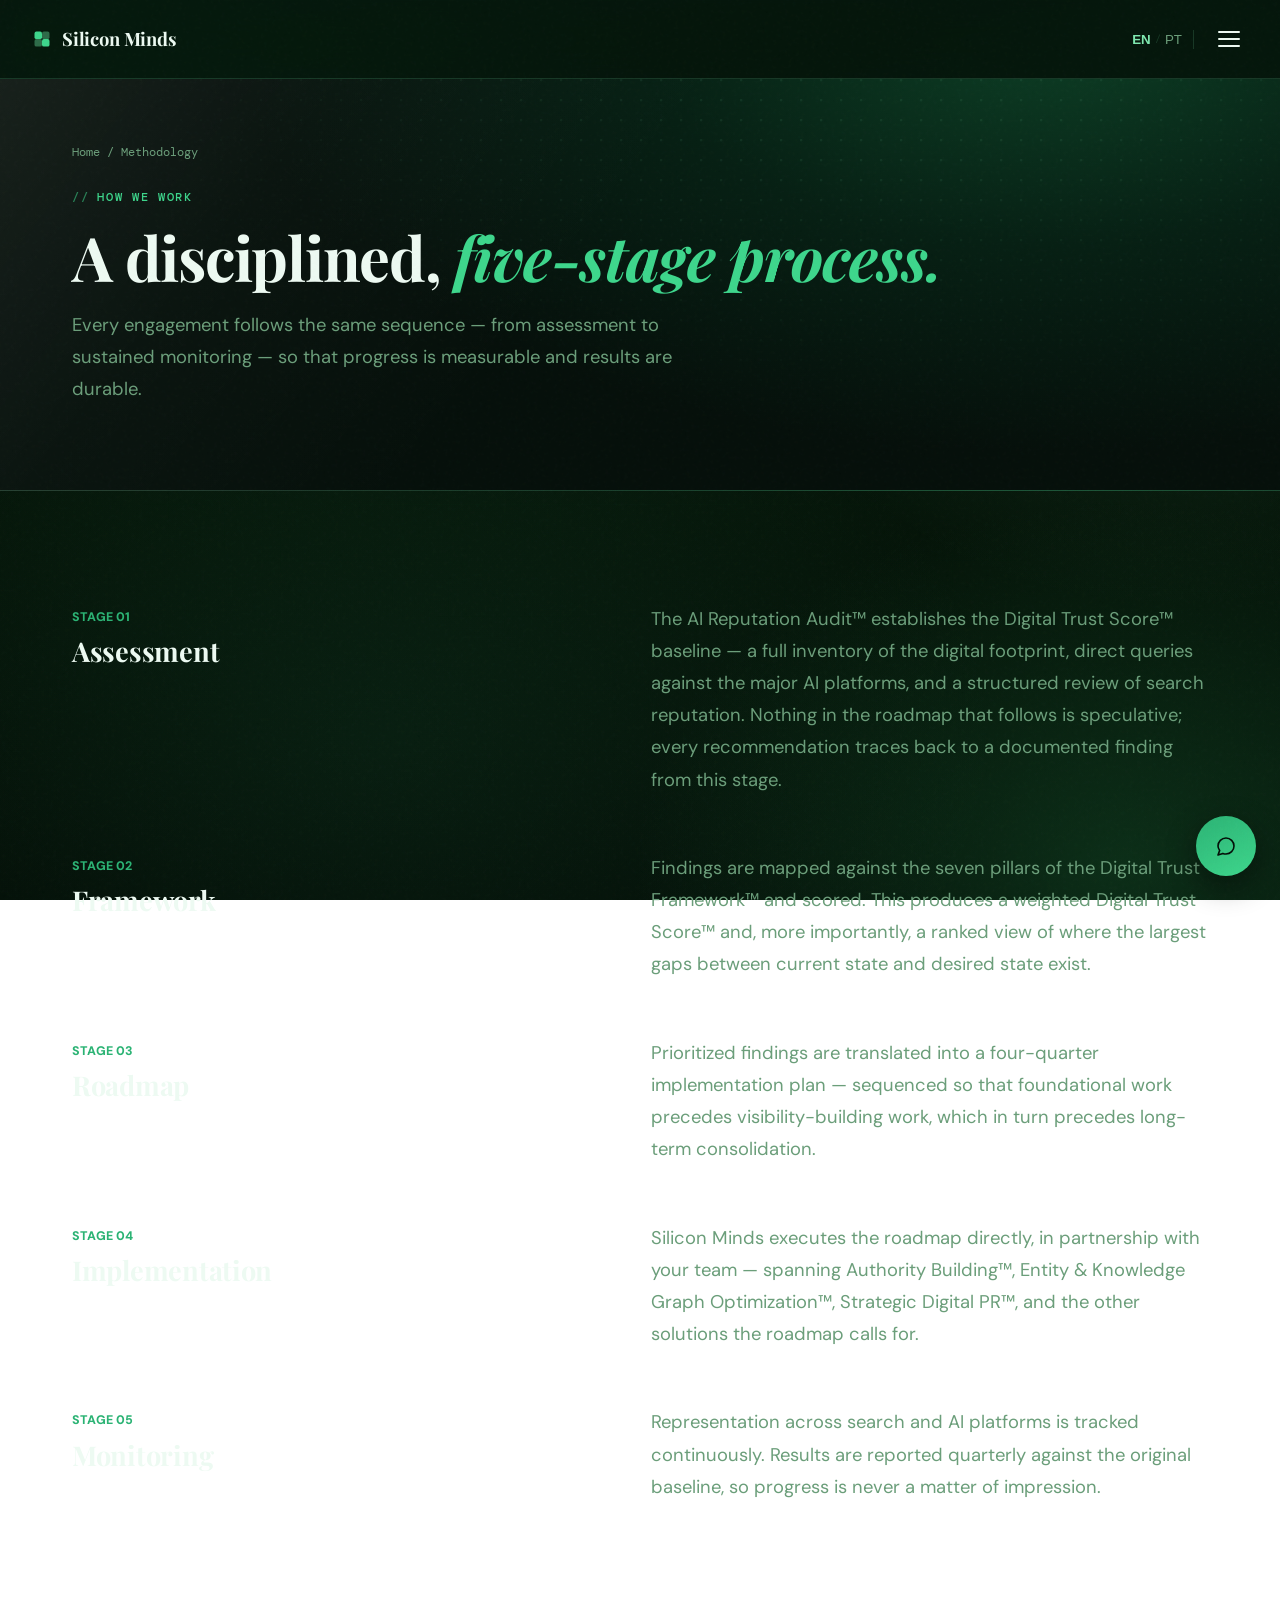
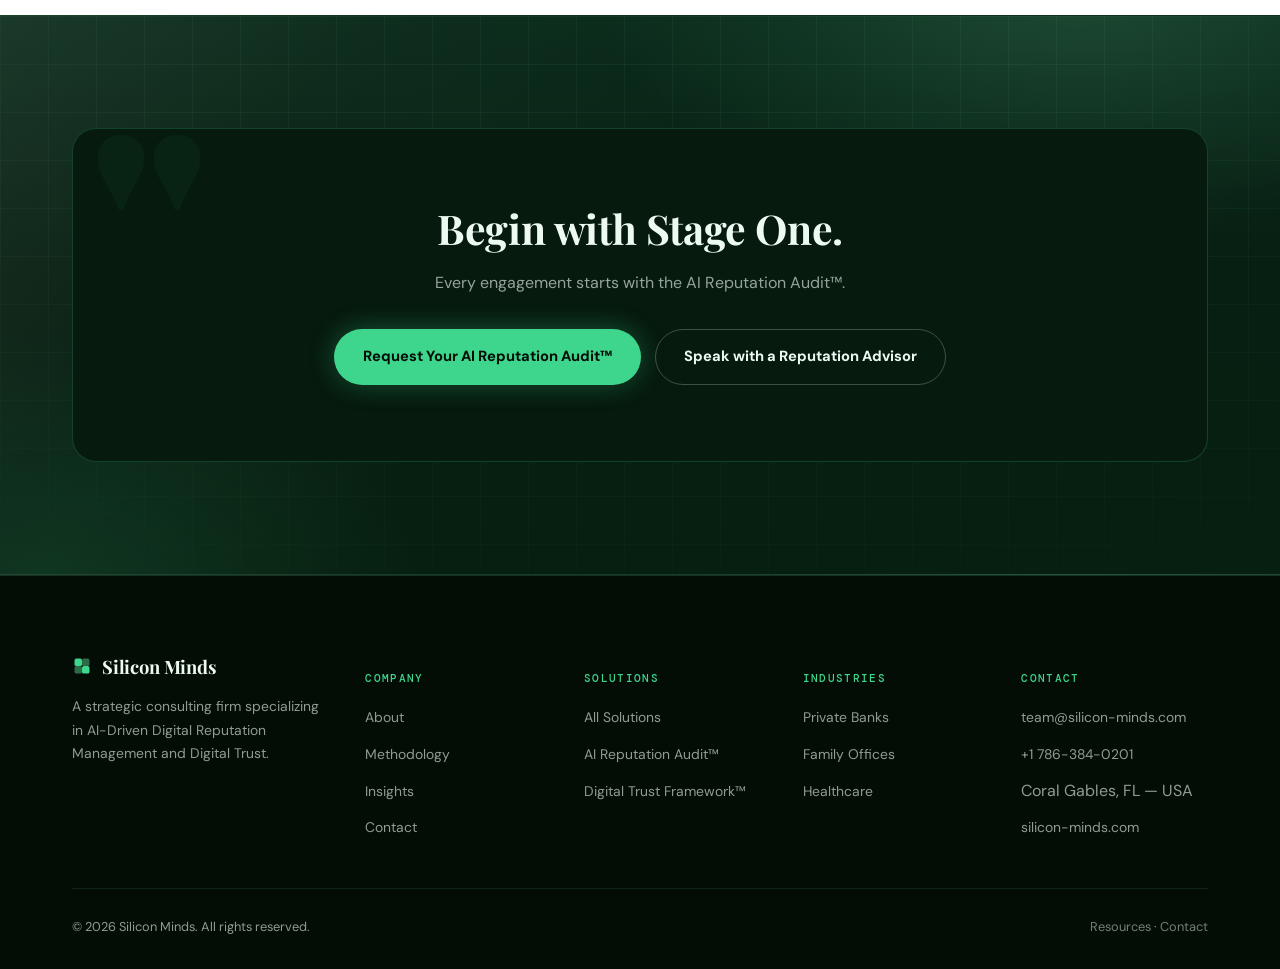
<file: methodology.html>
<!doctype html>
<html lang="en">
<head>
<meta charset="utf-8">
<meta name="viewport" content="width=device-width, initial-scale=1">
<title>Methodology | Silicon Minds</title>
<meta name="description" content="How Silicon Minds works: Assessment, Framework, Roadmap, Implementation, Monitoring — a disciplined, five-stage consulting process for Digital Trust.">
<link rel="canonical" href="https://silicon-minds.com/methodology.html">
<meta property="og:type" content="website">
<meta property="og:title" content="Methodology | Silicon Minds">
<meta property="og:description" content="A disciplined, five-stage consulting process for Digital Trust.">
<meta property="og:url" content="https://silicon-minds.com/methodology.html">
<link rel="icon" href="/favicon.svg" type="image/svg+xml">
<link href="https://fonts.googleapis.com/css2?family=Playfair+Display:ital,wght@0,400;0,700;0,900;1,400;1,700&family=DM+Sans:wght@300;400;500;600;700;800&family=DM+Mono:wght@400;500&display=swap" rel="stylesheet">
<link rel="stylesheet" href="/css/style.css">
</head>
<body>
<a class="skip-link" href="#main">Skip to content</a>
<header class="nav">
  <div class="container">
    <a href="/index.html" class="brand"><span class="mark"></span>Silicon Minds</a>
    <nav class="nav-links" aria-label="Primary">
      <a href="/about.html">About</a>
      <a href="/solutions.html">Solutions</a>
      <a href="/framework.html">Framework™</a>
      <a href="/audit.html">Audit™</a>
      <a href="/industries.html">Industries</a>
      <a href="/methodology.html" class="active">Methodology</a>
      <a href="/insights.html">Insights</a>
      <a href="/resources.html">Resources</a>
      <a href="/contact.html">Contact</a>
    </nav>
    <div class="nav-cta">
      <div class="lang-switch" aria-label="Language"><button class="lang-btn active" data-lang="en" data-lang-name="English">EN</button><span class="lang-sep">/</span><button class="lang-btn" data-lang="pt" data-lang-name="Português">PT</button></div>
      <a href="/audit.html" class="btn btn-outline btn-sm">Request Your Audit</a>
      <button class="nav-toggle" aria-label="Toggle menu" aria-expanded="false"><span></span><span></span><span></span></button>
    </div>
  </div>
</header>

<main id="main">
  <section class="page-hero">
    <div class="container">
      <p class="breadcrumb"><a href="/index.html">Home</a> / Methodology</p>
      <p class="eyebrow">How We Work</p>
      <h1 class="display">A disciplined, <em>five-stage process.</em></h1>
      <p class="lede">Every engagement follows the same sequence — from assessment to sustained monitoring — so that progress is measurable and results are durable.</p>
    </div>
  </section>

  <section class="section-pad">
    <div class="container">
      <div class="kicker-list" style="gap:56px;">

        <div class="grid grid-2" data-reveal>
          <div><span class="pnum" style="color:var(--green-dark);font-weight:800;font-size:0.78rem;">STAGE 01</span><h2 class="display" style="font-size:1.7rem;margin-top:8px;">Assessment</h2></div>
          <div><p class="lede">The AI Reputation Audit™ establishes the Digital Trust Score™ baseline — a full inventory of the digital footprint, direct queries against the major AI platforms, and a structured review of search reputation. Nothing in the roadmap that follows is speculative; every recommendation traces back to a documented finding from this stage.</p></div>
        </div>

        <div class="grid grid-2" data-reveal>
          <div><span class="pnum" style="color:var(--green-dark);font-weight:800;font-size:0.78rem;">STAGE 02</span><h2 class="display" style="font-size:1.7rem;margin-top:8px;">Framework</h2></div>
          <div><p class="lede">Findings are mapped against the seven pillars of the Digital Trust Framework™ and scored. This produces a weighted Digital Trust Score™ and, more importantly, a ranked view of where the largest gaps between current state and desired state exist.</p></div>
        </div>

        <div class="grid grid-2" data-reveal>
          <div><span class="pnum" style="color:var(--green-dark);font-weight:800;font-size:0.78rem;">STAGE 03</span><h2 class="display" style="font-size:1.7rem;margin-top:8px;">Roadmap</h2></div>
          <div><p class="lede">Prioritized findings are translated into a four-quarter implementation plan — sequenced so that foundational work precedes visibility-building work, which in turn precedes long-term consolidation.</p></div>
        </div>

        <div class="grid grid-2" data-reveal>
          <div><span class="pnum" style="color:var(--green-dark);font-weight:800;font-size:0.78rem;">STAGE 04</span><h2 class="display" style="font-size:1.7rem;margin-top:8px;">Implementation</h2></div>
          <div><p class="lede">Silicon Minds executes the roadmap directly, in partnership with your team — spanning Authority Building™, Entity &amp; Knowledge Graph Optimization™, Strategic Digital PR™, and the other solutions the roadmap calls for.</p></div>
        </div>

        <div class="grid grid-2" data-reveal>
          <div><span class="pnum" style="color:var(--green-dark);font-weight:800;font-size:0.78rem;">STAGE 05</span><h2 class="display" style="font-size:1.7rem;margin-top:8px;">Monitoring</h2></div>
          <div><p class="lede">Representation across search and AI platforms is tracked continuously. Results are reported quarterly against the original baseline, so progress is never a matter of impression.</p></div>
        </div>

      </div>
    </div>
  </section>

  <section class="section-pad band-gray">
    <div class="container">
      <div class="final-cta">
        <h2 class="display">Begin with Stage One.</h2>
        <p>Every engagement starts with the AI Reputation Audit™.</p>
        <div class="cta-row"><a href="/audit.html" class="btn btn-primary">Request Your AI Reputation Audit™</a><a href="/contact.html" class="btn btn-ghost-light">Speak with a Reputation Advisor</a></div>
      </div>
    </div>
  </section>
</main>

<footer class="footer">
  <div class="container">
    <div class="footer-grid">
      <div>
        <a href="/index.html" class="brand"><span class="mark"></span>Silicon Minds</a>
        <p>A strategic consulting firm specializing in AI-Driven Digital Reputation Management and Digital Trust.</p>
      </div>
      <div class="footer-col"><h5>Company</h5><ul><li><a href="/about.html">About</a></li><li><a href="/methodology.html">Methodology</a></li><li><a href="/insights.html">Insights</a></li><li><a href="/contact.html">Contact</a></li></ul></div>
      <div class="footer-col"><h5>Solutions</h5><ul><li><a href="/solutions.html">All Solutions</a></li><li><a href="/audit.html">AI Reputation Audit™</a></li><li><a href="/framework.html">Digital Trust Framework™</a></li></ul></div>
      <div class="footer-col"><h5>Industries</h5><ul><li><a href="/industries.html">Private Banks</a></li><li><a href="/industries.html">Family Offices</a></li><li><a href="/industries.html">Healthcare</a></li></ul></div>
      <div class="footer-col"><h5>Contact</h5><ul><li><a href="mailto:team@silicon-minds.com">team@silicon-minds.com</a></li><li><a href="tel:+17863840201">+1 786-384-0201</a></li><li>Coral Gables, FL — USA</li><li><a href="https://silicon-minds.com">silicon-minds.com</a></li></ul></div>
    </div>
    <div class="footer-bottom">
      <span>© <span id="year">2026</span> Silicon Minds. All rights reserved.</span>
      <span><a href="/resources.html">Resources</a> · <a href="/contact.html">Contact</a></span>
    </div>
  </div>
</footer>
<script src="/js/main.js"></script>
<script src="/js/chatbot.js" defer></script>
</body>
</html>
</file>
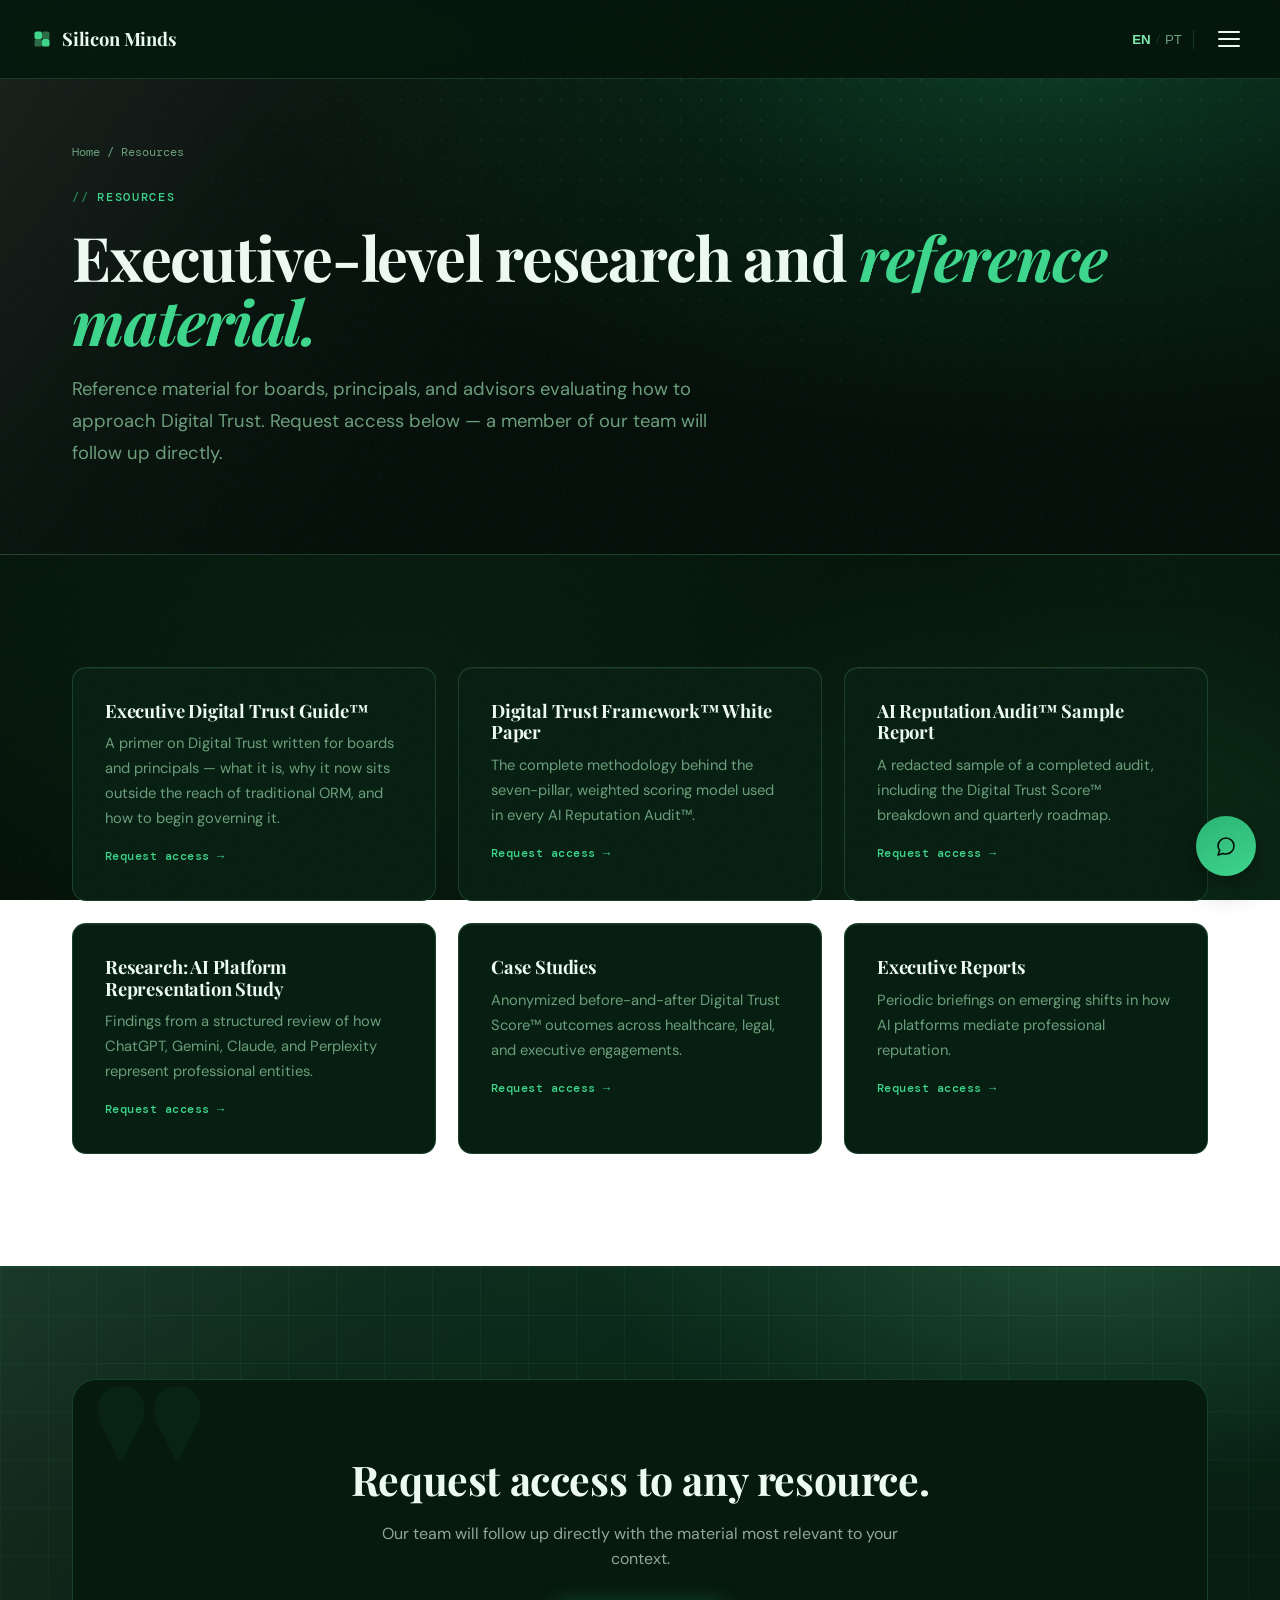
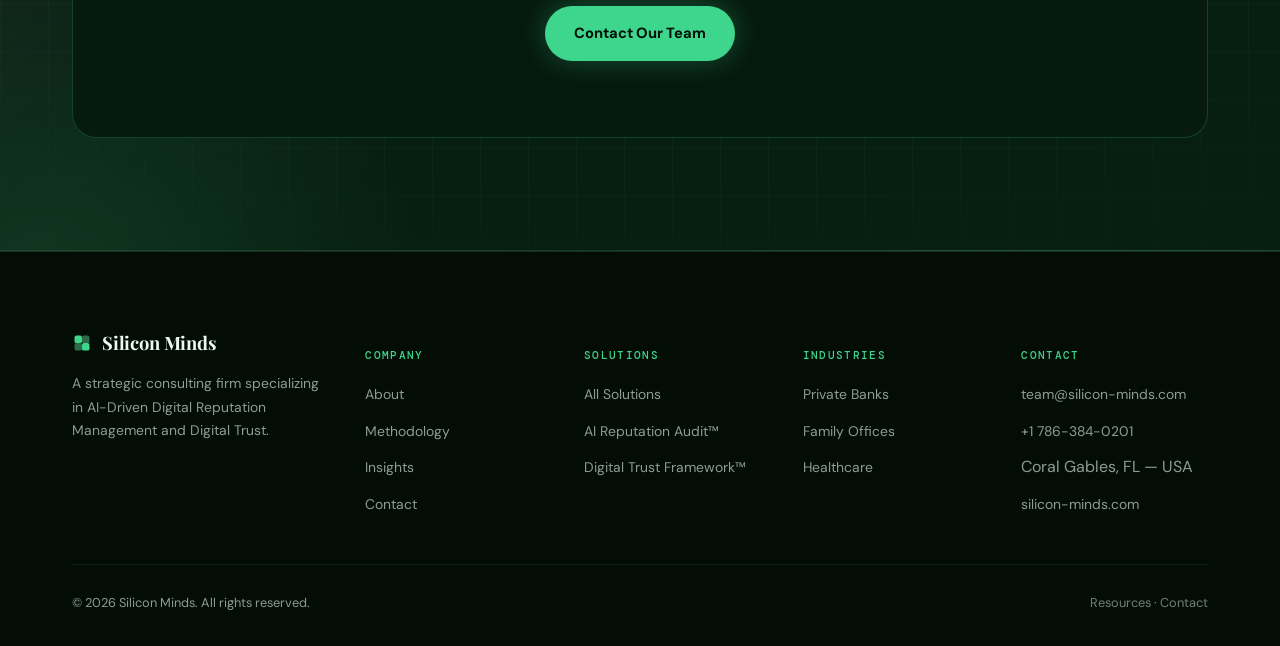
<file: resources.html>
<!doctype html>
<html lang="en">
<head>
<meta charset="utf-8">
<meta name="viewport" content="width=device-width, initial-scale=1">
<title>Resources | Silicon Minds</title>
<meta name="description" content="Executive-level research and reference material from Silicon Minds — the Executive Digital Trust Guide, the Digital Trust Framework white paper, and more.">
<link rel="canonical" href="https://silicon-minds.com/resources.html">
<meta property="og:type" content="website">
<meta property="og:title" content="Resources | Silicon Minds">
<meta property="og:description" content="Executive-level research and reference material.">
<meta property="og:url" content="https://silicon-minds.com/resources.html">
<link rel="icon" href="/favicon.svg" type="image/svg+xml">
<link href="https://fonts.googleapis.com/css2?family=Playfair+Display:ital,wght@0,400;0,700;0,900;1,400;1,700&family=DM+Sans:wght@300;400;500;600;700;800&family=DM+Mono:wght@400;500&display=swap" rel="stylesheet">
<link rel="stylesheet" href="/css/style.css">
</head>
<body>
<a class="skip-link" href="#main">Skip to content</a>
<header class="nav">
  <div class="container">
    <a href="/index.html" class="brand"><span class="mark"></span>Silicon Minds</a>
    <nav class="nav-links" aria-label="Primary">
      <a href="/about.html">About</a>
      <a href="/solutions.html">Solutions</a>
      <a href="/framework.html">Framework™</a>
      <a href="/audit.html">Audit™</a>
      <a href="/industries.html">Industries</a>
      <a href="/methodology.html">Methodology</a>
      <a href="/insights.html">Insights</a>
      <a href="/resources.html" class="active">Resources</a>
      <a href="/contact.html">Contact</a>
    </nav>
    <div class="nav-cta">
      <div class="lang-switch" aria-label="Language"><button class="lang-btn active" data-lang="en" data-lang-name="English">EN</button><span class="lang-sep">/</span><button class="lang-btn" data-lang="pt" data-lang-name="Português">PT</button></div>
      <a href="/audit.html" class="btn btn-outline btn-sm">Request Your Audit</a>
      <button class="nav-toggle" aria-label="Toggle menu" aria-expanded="false"><span></span><span></span><span></span></button>
    </div>
  </div>
</header>

<main id="main">
  <section class="page-hero">
    <div class="container">
      <p class="breadcrumb"><a href="/index.html">Home</a> / Resources</p>
      <p class="eyebrow">Resources</p>
      <h1 class="display">Executive-level research and <em>reference material.</em></h1>
      <p class="lede">Reference material for boards, principals, and advisors evaluating how to approach Digital Trust. Request access below — a member of our team will follow up directly.</p>
    </div>
  </section>

  <section class="section-pad">
    <div class="container">
      <div class="grid grid-3">
        <div class="card" data-reveal><h3>Executive Digital Trust Guide™</h3><p>A primer on Digital Trust written for boards and principals — what it is, why it now sits outside the reach of traditional ORM, and how to begin governing it.</p><a href="/contact.html" class="tag">Request access →</a></div>
        <div class="card" data-reveal><h3>Digital Trust Framework™ White Paper</h3><p>The complete methodology behind the seven-pillar, weighted scoring model used in every AI Reputation Audit™.</p><a href="/contact.html" class="tag">Request access →</a></div>
        <div class="card" data-reveal><h3>AI Reputation Audit™ Sample Report</h3><p>A redacted sample of a completed audit, including the Digital Trust Score™ breakdown and quarterly roadmap.</p><a href="/contact.html" class="tag">Request access →</a></div>
        <div class="card" data-reveal><h3>Research: AI Platform Representation Study</h3><p>Findings from a structured review of how ChatGPT, Gemini, Claude, and Perplexity represent professional entities.</p><a href="/contact.html" class="tag">Request access →</a></div>
        <div class="card" data-reveal><h3>Case Studies</h3><p>Anonymized before-and-after Digital Trust Score™ outcomes across healthcare, legal, and executive engagements.</p><a href="/contact.html" class="tag">Request access →</a></div>
        <div class="card" data-reveal><h3>Executive Reports</h3><p>Periodic briefings on emerging shifts in how AI platforms mediate professional reputation.</p><a href="/contact.html" class="tag">Request access →</a></div>
      </div>
    </div>
  </section>

  <section class="section-pad band-gray">
    <div class="container">
      <div class="final-cta">
        <h2 class="display">Request access to any resource.</h2>
        <p>Our team will follow up directly with the material most relevant to your context.</p>
        <div class="cta-row"><a href="/contact.html" class="btn btn-primary">Contact Our Team</a></div>
      </div>
    </div>
  </section>
</main>

<footer class="footer">
  <div class="container">
    <div class="footer-grid">
      <div>
        <a href="/index.html" class="brand"><span class="mark"></span>Silicon Minds</a>
        <p>A strategic consulting firm specializing in AI-Driven Digital Reputation Management and Digital Trust.</p>
      </div>
      <div class="footer-col"><h5>Company</h5><ul><li><a href="/about.html">About</a></li><li><a href="/methodology.html">Methodology</a></li><li><a href="/insights.html">Insights</a></li><li><a href="/contact.html">Contact</a></li></ul></div>
      <div class="footer-col"><h5>Solutions</h5><ul><li><a href="/solutions.html">All Solutions</a></li><li><a href="/audit.html">AI Reputation Audit™</a></li><li><a href="/framework.html">Digital Trust Framework™</a></li></ul></div>
      <div class="footer-col"><h5>Industries</h5><ul><li><a href="/industries.html">Private Banks</a></li><li><a href="/industries.html">Family Offices</a></li><li><a href="/industries.html">Healthcare</a></li></ul></div>
      <div class="footer-col"><h5>Contact</h5><ul><li><a href="mailto:team@silicon-minds.com">team@silicon-minds.com</a></li><li><a href="tel:+17863840201">+1 786-384-0201</a></li><li>Coral Gables, FL — USA</li><li><a href="https://silicon-minds.com">silicon-minds.com</a></li></ul></div>
    </div>
    <div class="footer-bottom">
      <span>© <span id="year">2026</span> Silicon Minds. All rights reserved.</span>
      <span><a href="/resources.html">Resources</a> · <a href="/contact.html">Contact</a></span>
    </div>
  </div>
</footer>
<script src="/js/main.js"></script>
<script src="/js/chatbot.js" defer></script>
</body>
</html>
</file>
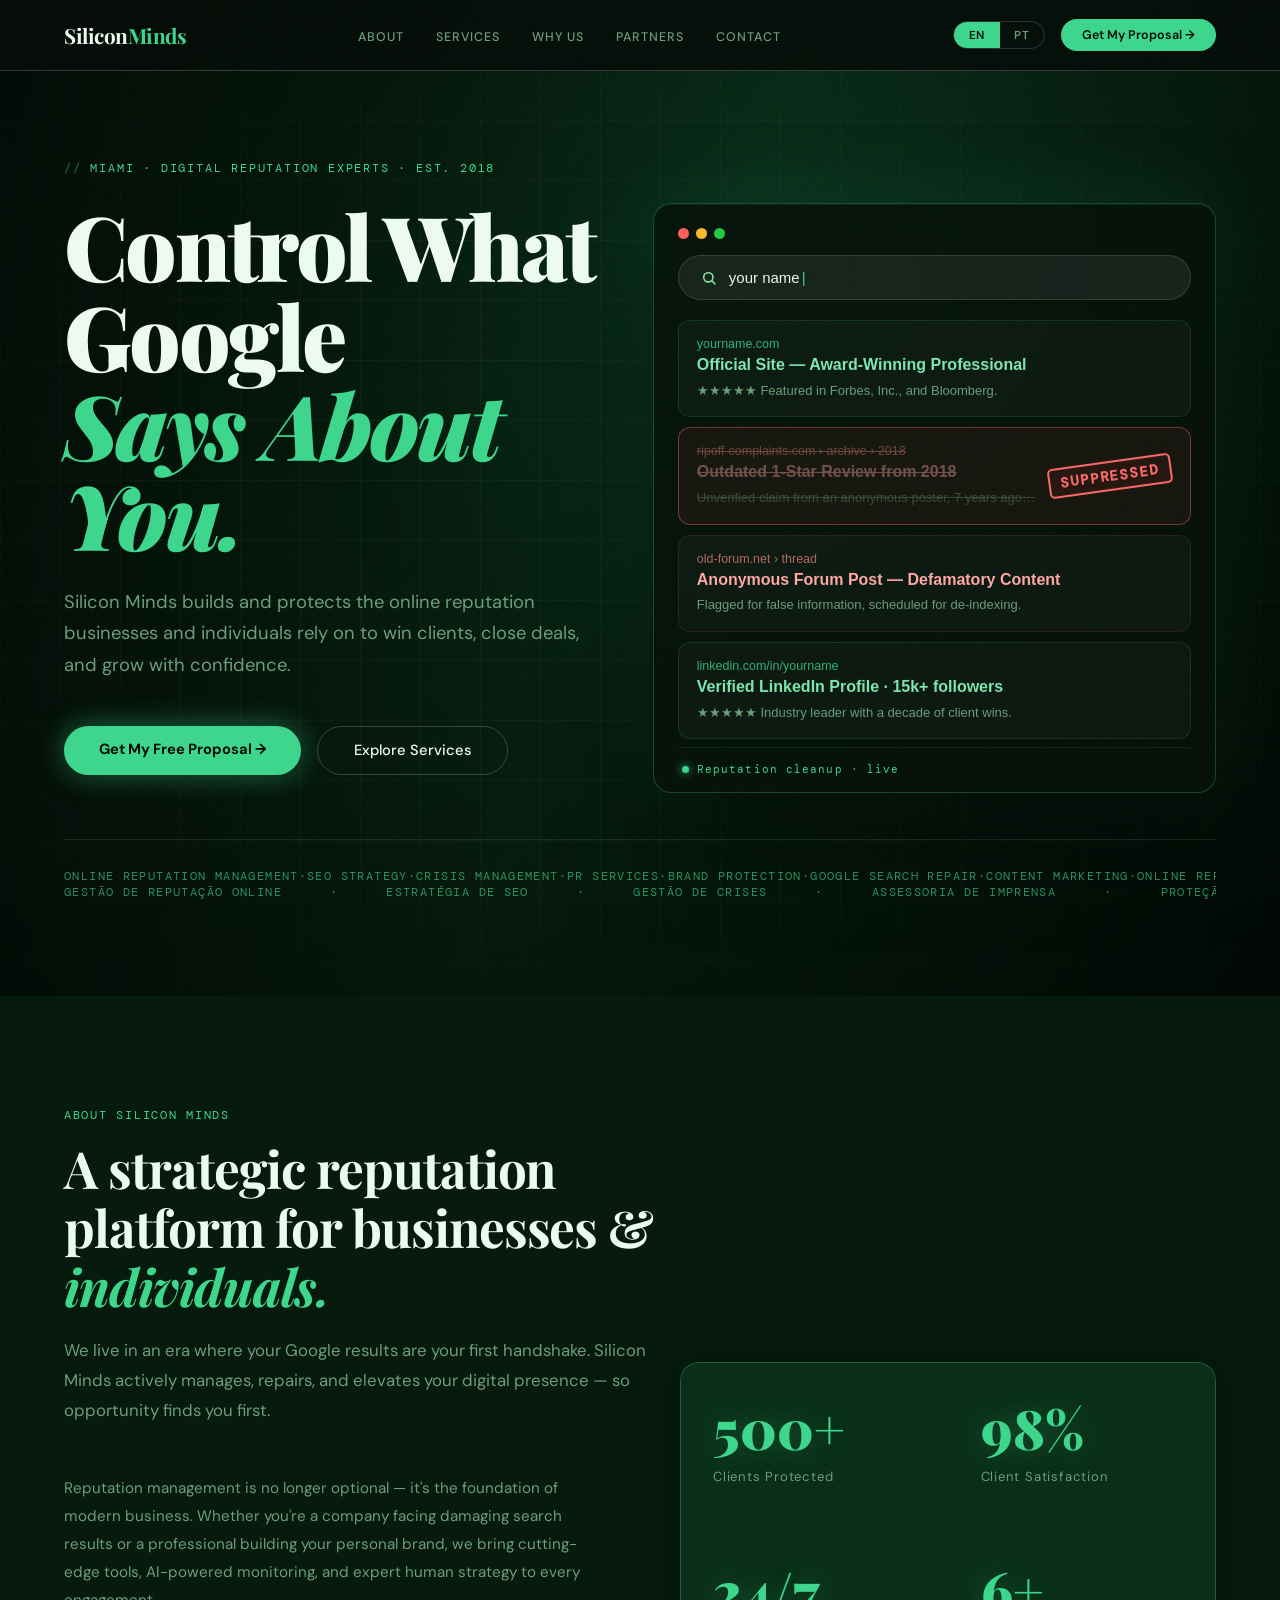
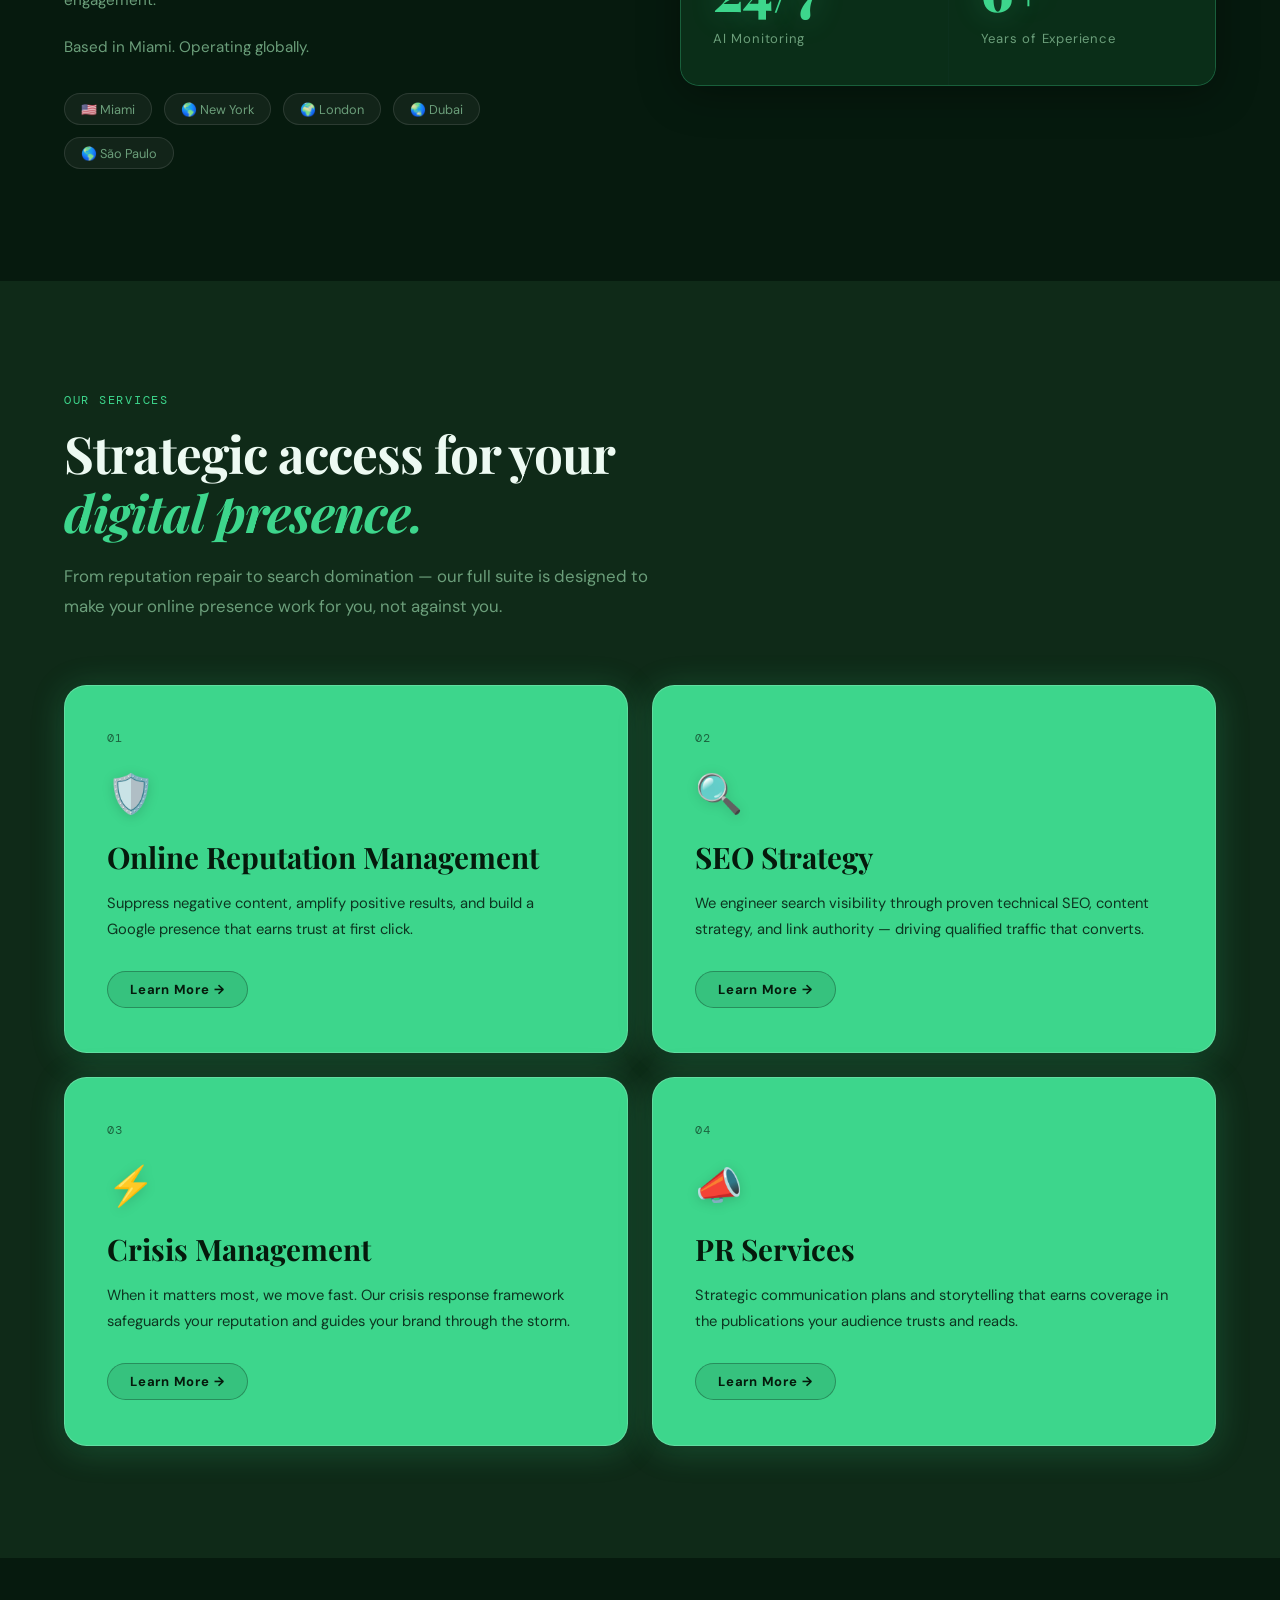
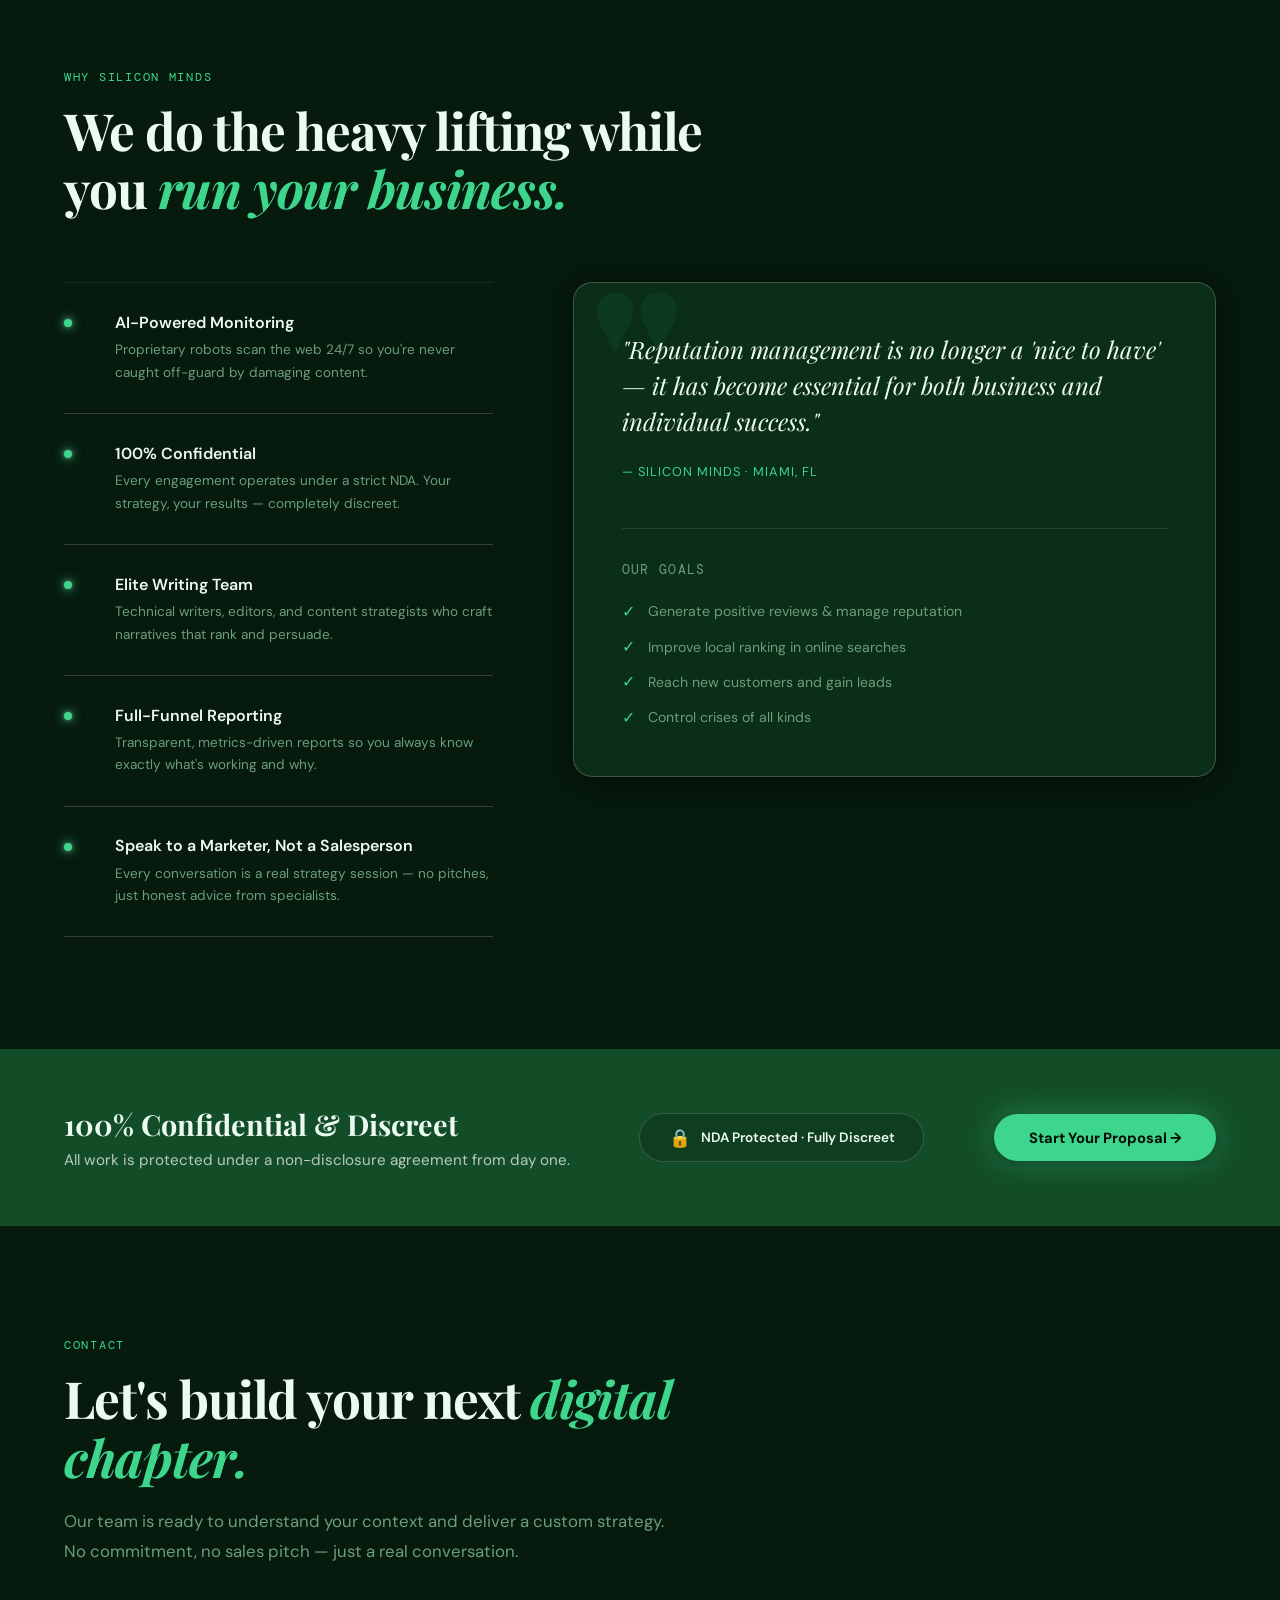
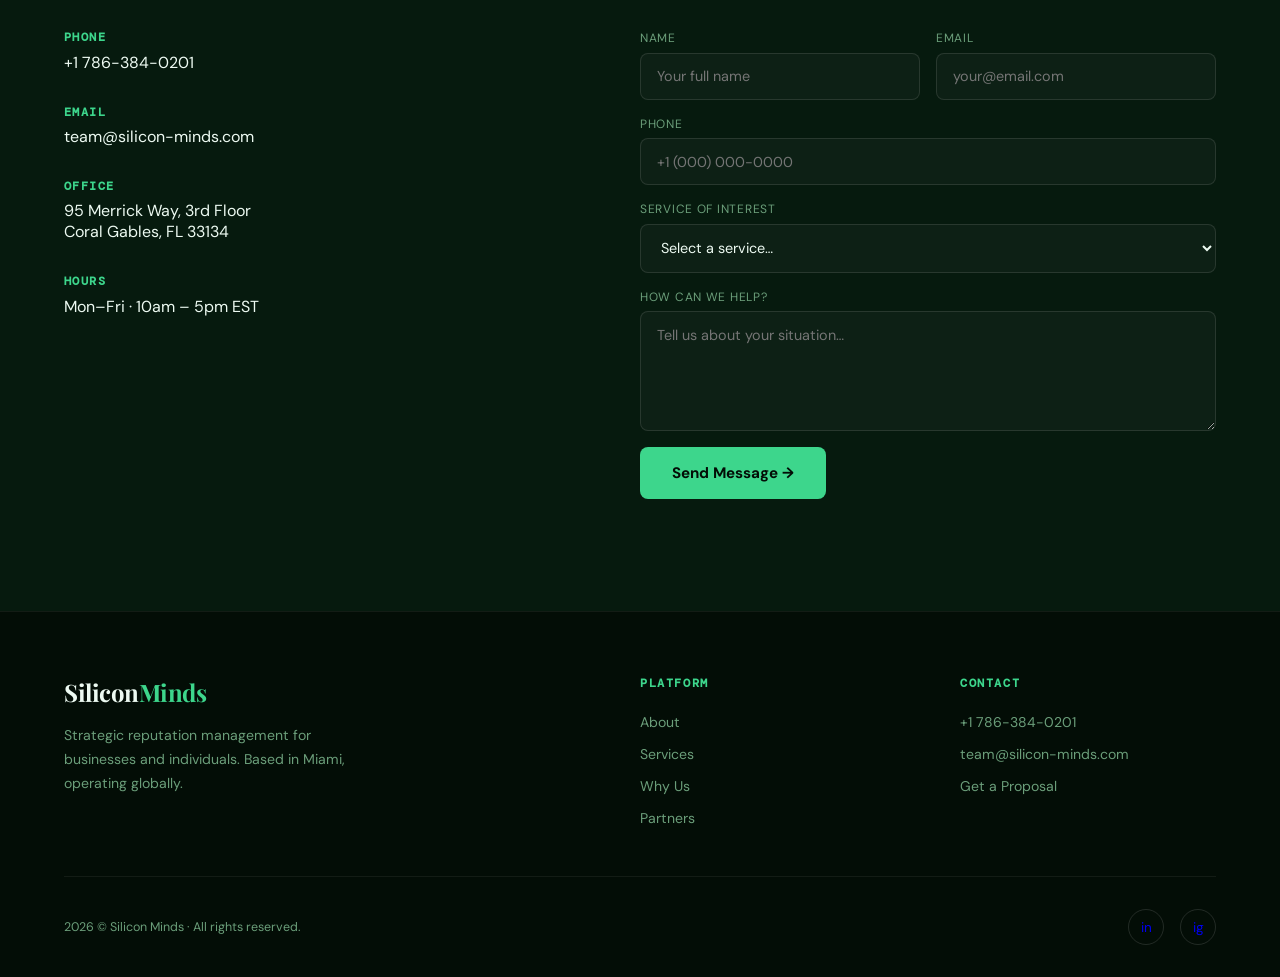
<file: silicon-minds-search-demo-v3 (13).html>
<!DOCTYPE html>
<html lang="en">
<head>
<meta charset="UTF-8"/>
<meta name="viewport" content="width=device-width, initial-scale=1.0"/>
<title>Silicon Minds — Online Reputation Management | Miami</title>
<link href="https://fonts.googleapis.com/css2?family=Playfair+Display:wght@400;700;900&family=DM+Sans:wght@300;400;500;600&family=DM+Mono:wght@400;500&display=swap" rel="stylesheet"/>
<style>
  :root {
    --bg-900: #061a0e;
    --bg-800: #0a2e18;
    --bg-700: #134d28;
    --bg-400: #3dd68c;
    --bg-300: #7ee8b0;
    --black:     #030d06;
    --white:     #edfaf2;
    --gray-dim:  #6b9e7a;
    --accent:    #a8ffcc;
  }
  *, *::before, *::after { box-sizing: border-box; margin: 0; padding: 0; }
  html { scroll-behavior: smooth; }
  body { font-family: 'DM Sans', sans-serif; background: var(--black); color: var(--white); overflow-x: hidden; -webkit-font-smoothing: antialiased; -moz-osx-font-smoothing: grayscale; text-rendering: optimizeLegibility; }
  body::before { content: ''; position: fixed; inset: 0; background-image: url("data:image/svg+xml,%3Csvg viewBox='0 0 256 256' xmlns='http://www.w3.org/2000/svg'%3E%3Cfilter id='noise'%3E%3CfeTurbulence type='fractalNoise' baseFrequency='0.9' numOctaves='4' stitchTiles='stitch'/%3E%3C/filter%3E%3Crect width='100%25' height='100%25' filter='url(%23noise)' opacity='0.04'/%3E%3C/svg%3E"); pointer-events: none; z-index: 9999; opacity: .5; }

  /* LANG */
  [data-lang] { display: none; }
  body.lang-en [data-lang="en"] { display: revert; }
  body.lang-pt [data-lang="pt"] { display: revert; }
  span[data-lang] { display: none; }
  body.lang-en span[data-lang="en"] { display: inline; }
  body.lang-pt span[data-lang="pt"] { display: inline; }

  .lang-switcher { display: flex; border: 1px solid rgba(160,160,160,.25); border-radius: 2rem; overflow: hidden; }
  .lang-btn { padding: .35rem .9rem; font-size: .72rem; font-weight: 600; letter-spacing: .08em; text-transform: uppercase; cursor: pointer; border: none; background: transparent; color: var(--gray-dim); transition: background .2s, color .2s; font-family: 'DM Sans', sans-serif; }
  .lang-btn.active { background: var(--bg-400); color: var(--black); }

  /* NAV */
  nav { position: fixed; top: 0; left: 0; right: 0; z-index: 100; display: flex; align-items: center; justify-content: space-between; gap: 1.5rem; padding: 1.2rem 5%; border-bottom: 1px solid rgba(160,160,160,.3); background: rgba(6,13,8,.88); backdrop-filter: blur(18px); -webkit-backdrop-filter: blur(18px); }
  .nav-logo { font-family: 'Playfair Display', serif; font-size: 1.3rem; font-weight: 700; color: var(--white); text-decoration: none; letter-spacing: -.5px; flex-shrink: 0; }
  .nav-logo span { color: var(--bg-400); }
  .nav-links { display: flex; gap: 2rem; list-style: none; }
  .nav-links a { font-size: .78rem; font-weight: 500; letter-spacing: .08em; text-transform: uppercase; color: var(--gray-dim); text-decoration: none; transition: color .2s; }
  .nav-links a:hover { color: var(--bg-300); }
  .nav-right { display: flex; align-items: center; gap: 1rem; flex-shrink: 0; }
  .nav-cta { background: var(--bg-400); color: var(--black); border: none; padding: .5rem 1.3rem; border-radius: 2rem; font-family: 'DM Sans', sans-serif; font-size: .78rem; font-weight: 600; cursor: pointer; text-decoration: none; transition: background .2s, transform .15s; white-space: nowrap; }
  .nav-cta:hover { background: var(--accent); transform: translateY(-1px); }
  .hamburger { display: none; flex-direction: column; gap: 5px; cursor: pointer; }
  .hamburger span { width: 24px; height: 2px; background: var(--white); border-radius: 2px; }
  nav.open .nav-links { display: flex; flex-direction: column; position: fixed; inset: 0; background: var(--black); justify-content: center; align-items: center; gap: 2.5rem; z-index: 99; }
  nav.open .nav-links a { font-size: 1.5rem; }

  /* HERO */
  #hero { min-height: 100vh; display: flex; flex-direction: column; justify-content: center; padding: 10rem 5% 6rem; position: relative; overflow: hidden; }
  .hero-bg { position: absolute; inset: 0;
    background: radial-gradient(ellipse at 70% 30%, #0f4d2e 0%, #082e18 45%, #061a0e 100%);
    background-size: cover; background-position: center top;
    z-index: 0; }
  .hero-bg::after { content: ''; position: absolute; inset: 0;
    background: linear-gradient(110deg, rgba(3,13,6,0.75) 0%, rgba(8,46,24,0.4) 50%, rgba(3,13,6,0.82) 100%); mix-blend-mode: multiply;
    z-index: 1; }
  .hero-grid-lines { position: absolute; inset: 0; z-index: 2; background-image: linear-gradient(rgba(160,160,160,.06) 1px, transparent 1px), linear-gradient(90deg, rgba(160,160,160,.06) 1px, transparent 1px); background-size: 60px 60px; mask-image: radial-gradient(ellipse 80% 70% at 50% 50%, black 40%, transparent 100%); }
  .hero-tag { font-family: 'DM Mono', monospace; font-size: .75rem; color: var(--bg-400); letter-spacing: .15em; text-transform: uppercase; margin-bottom: 1.5rem; position: relative; z-index: 3; }
  .hero-tag::before { content: '// '; opacity: .5; }
  h1 { font-family: 'Playfair Display', serif; font-size: clamp(3rem, 7vw, 7rem); font-weight: 900; line-height: 1.0; letter-spacing: -.03em; position: relative; z-index: 3; max-width: 900px; }
  h1 em { font-style: italic; color: var(--bg-400); }
  .hero-sub { font-size: clamp(.95rem, 1.5vw, 1.15rem); color: var(--gray-dim); line-height: 1.7; max-width: 540px; margin-top: 1.8rem; position: relative; z-index: 3; }
  .hero-ctas { display: flex; gap: 1rem; flex-wrap: wrap; margin-top: 2.8rem; position: relative; z-index: 3; }
  .btn-primary { background: var(--bg-400); color: var(--black); border: none; padding: .85rem 2.2rem; border-radius: 2rem; font-family: 'DM Sans', sans-serif; font-size: .92rem; font-weight: 700; cursor: pointer; text-decoration: none; transition: background .2s, transform .15s, box-shadow .2s; box-shadow: 0 0 28px rgba(61,214,140,.45), 0 2px 8px rgba(0,0,0,.6); }
  .btn-primary:hover { background: var(--accent); transform: translateY(-2px); box-shadow: 0 0 50px rgba(61,214,140,.65), 0 4px 16px rgba(0,0,0,.7); }
  .btn-ghost { background: transparent; color: var(--white); border: 1px solid rgba(255,255,255,.2); padding: .85rem 2.2rem; border-radius: 2rem; font-family: 'DM Sans', sans-serif; font-size: .92rem; font-weight: 500; cursor: pointer; text-decoration: none; transition: border-color .2s, color .2s, transform .15s; }
  .btn-ghost:hover { border-color: var(--bg-400); color: var(--bg-300); transform: translateY(-2px); }
  .hero-left { position: relative; z-index: 3; max-width: 52%; }
  @media (max-width: 1080px) { .hero-left { max-width: 100%; } }
  .ticker-wrap { position: relative; z-index: 3; margin-top: 4rem; overflow: hidden; border-top: 1px solid rgba(160,160,160,.15); padding-top: 1.5rem; }
  .ticker { display: flex; gap: 3rem; animation: ticker 26s linear infinite; width: max-content; }
  .ticker-item { font-family: 'DM Mono', monospace; font-size: .72rem; letter-spacing: .12em; text-transform: uppercase; color: var(--bg-400); opacity: .65; white-space: nowrap; }
  @keyframes ticker { from { transform: translateX(0); } to { transform: translateX(-50%); } }

  /* SECTIONS */
  section { padding: 7rem 5%; }
  .section-tag { font-family: 'DM Mono', monospace; font-size: .72rem; color: var(--bg-400); letter-spacing: .15em; text-transform: uppercase; margin-bottom: 1rem; display: block; }
  h2 { font-family: 'Playfair Display', serif; font-size: clamp(2rem, 4vw, 3.5rem); font-weight: 700; line-height: 1.15; letter-spacing: -.02em; max-width: 700px; }
  h2 em { font-style: italic; color: var(--bg-400); }
  .section-sub { color: var(--gray-dim); font-size: 1.05rem; line-height: 1.8; max-width: 600px; margin-top: 1.2rem; }

  /* ABOUT */
  #about { background: var(--bg-900); }
  .about-grid { display: grid; grid-template-columns: 1fr 1fr; gap: 5rem; align-items: center; margin-top: 3rem; }
  .about-body { color: var(--gray-dim); line-height: 1.85; font-size: .95rem; }
  .about-body + .about-body { margin-top: 1.2rem; }
  .about-stats { display: grid; grid-template-columns: 1fr 1fr; gap: 1px; background: rgba(61,214,140,.12); border: 1px solid rgba(61,214,140,.28); border-radius: 1.2rem; overflow: hidden; box-shadow: 0 8px 40px rgba(0,0,0,.35), inset 0 1px 0 rgba(61,214,140,.1); align-self: start; margin-top: -7rem; }
  .stat-box { background: var(--bg-800); padding: 2.4rem 2rem; display: flex; flex-direction: column; gap: .6rem; align-items: flex-start; }
  .stat-num { font-family: 'Playfair Display', serif; font-size: 3.4rem; font-weight: 900; color: var(--bg-400); line-height: 1; text-shadow: 0 0 30px rgba(61,214,140,.3); }
  .stat-label { font-size: .82rem; color: var(--gray-dim); letter-spacing: .06em; margin-top: .2rem; }
  .cities { display: flex; flex-wrap: wrap; gap: .75rem; margin-top: 2rem; }
  .city-badge { display: flex; align-items: center; gap: .4rem; background: rgba(160,160,160,.08); border: 1px solid rgba(160,160,160,.18); border-radius: 2rem; padding: .4rem 1rem; font-size: .8rem; color: var(--gray-dim); }

  /* SERVICES */
  #services { background: #0f2a18; }
  .services-grid {
    display: grid; grid-template-columns: repeat(2, 1fr);
    gap: 1.5rem; margin-top: 4rem;
  }
  .service-card {
    background: #3dd68c;
    border: 1px solid rgba(255,255,255,0.18);
    border-radius: 1.4rem;
    padding: 2.8rem 2.6rem;
    position: relative; overflow: hidden;
    transition: background .3s, border-color .3s, transform .2s, box-shadow .3s;
    box-shadow: 0 4px 32px rgba(61,214,140,0.25), 0 2px 8px rgba(0,0,0,0.2);
  }
  .service-card::before {
    content: ''; position: absolute; inset: 0;
    background: radial-gradient(circle at 30% 0%, rgba(255,255,255,0.15), transparent 65%);
    opacity: 0; transition: opacity .4s;
  }
  .service-card:hover {
    background: #4ae89a;
    border-color: rgba(255,255,255,0.35);
    transform: translateY(-4px);
    box-shadow: 0 16px 48px rgba(61,214,140,0.35), 0 0 40px rgba(61,214,140,0.2);
  }
  .service-card:hover::before { opacity: 1; }
  .service-num {
    font-family: 'DM Mono', monospace; font-size: .72rem;
    color: #051a0c; opacity: .6; margin-bottom: 1.4rem;
    letter-spacing: .12em; display: block;
  }
  .service-icon {
    font-size: 2.4rem; margin-bottom: 1.2rem; display: block;
    filter: drop-shadow(0 2px 6px rgba(0,0,0,0.15));
  }
  .service-card h3 {
    font-family: 'Playfair Display', serif;
    font-size: 1.85rem; font-weight: 700; margin-bottom: 1rem;
    color: #051a0c; line-height: 1.25;
  }
  .service-card p {
    font-size: .92rem; color: #0d3520; line-height: 1.75;
  }
  .service-link {
    display: inline-flex; align-items: center; gap: .5rem;
    margin-top: 1.8rem; font-size: .82rem; font-weight: 700;
    color: #051a0c; text-decoration: none; letter-spacing: .06em;
    transition: gap .2s, background .2s, box-shadow .2s;
    padding: .55rem 1.4rem;
    border: 1px solid rgba(5,26,12,0.3);
    border-radius: 2rem;
    background: rgba(5,26,12,0.10);
  }
  .service-link:hover { gap: .8rem; background: rgba(5,26,12,0.18); border-color: rgba(5,26,12,0.5); }

  /* WHY */
  #why { background: var(--bg-900); }
  .why-grid { display: grid; grid-template-columns: 1fr 1.5fr; gap: 5rem; align-items: start; margin-top: 4rem; }
  .why-item { border-bottom: 1px solid rgba(160,160,160,.3); padding: 1.8rem 0; display: grid; grid-template-columns: 2rem 1fr; gap: 1.2rem; align-items: start; }
  .why-item:first-child { border-top: 1px solid rgba(160,160,160,.12); }
  .why-dot { width: 8px; height: 8px; border-radius: 50%; background: var(--bg-400); margin-top: .45rem; box-shadow: 0 0 12px var(--bg-400), 0 0 4px rgba(255,255,255,.4); }
  .why-item h4 { font-size: 1rem; font-weight: 600; margin-bottom: .4rem; }
  .why-item p { font-size: .85rem; color: var(--gray-dim); line-height: 1.65; }
  .why-highlight { background: var(--bg-800); border: 1px solid rgba(160,160,160,.35); border-radius: 1.2rem; padding: 3rem; position: relative; overflow: hidden; box-shadow: 0 4px 32px rgba(0,0,0,.5); }
  .why-highlight::before { content: '"'; font-family: 'Playfair Display', serif; font-size: 14rem; font-weight: 900; color: var(--bg-400); opacity: .06; position: absolute; top: -2rem; left: 1rem; line-height: 1; }
  .why-quote { font-family: 'Playfair Display', serif; font-size: 1.5rem; font-style: italic; line-height: 1.5; color: var(--white); position: relative; z-index: 1; }
  .why-quote-author { margin-top: 1.5rem; font-size: .8rem; color: var(--bg-400); letter-spacing: .08em; text-transform: uppercase; }
  .goals-list { list-style: none; display: flex; flex-direction: column; gap: .9rem; }
  .goals-list li { display: flex; align-items: center; gap: .8rem; font-size: .88rem; color: var(--gray-dim); }
  .goals-list li span.check { color: var(--bg-400); font-size: 1rem; }

  /* BAND */
  .band { background: var(--bg-700); padding: 3.5rem 5%; display: flex; align-items: center; justify-content: space-between; gap: 2rem; flex-wrap: wrap; }
  .band-text h3 { font-family: 'Playfair Display', serif; font-size: 1.8rem; font-weight: 700; }
  .band-text p { color: rgba(255,255,255,.7); margin-top: .4rem; font-size: .95rem; }
  .band-badge { display: flex; align-items: center; gap: .6rem; background: rgba(0,0,0,.2); border: 1px solid rgba(255,255,255,.15); border-radius: 2rem; padding: .8rem 1.8rem; font-size: .85rem; font-weight: 600; white-space: nowrap; }
  .band-badge::before { content: '🔒'; font-size: 1.1rem; }

  /* PARTNERS */
  #partners { background: var(--black); }
  .partners-grid { display: grid; grid-template-columns: repeat(auto-fit, minmax(280px, 1fr)); gap: 1.5rem; margin-top: 4rem; }
  .partner-card { border: 1px solid rgba(160,160,160,.28); border-radius: 1rem; padding: 2.4rem; background: rgba(160,160,160,.03); transition: border-color .3s, background .3s; }
  .partner-card:hover { border-color: rgba(160,160,160,.35); background: rgba(160,160,160,.06); }
  .partner-card h4 { font-family: 'Playfair Display', serif; font-size: 1.15rem; font-weight: 700; margin-bottom: .7rem; }
  .partner-card p { font-size: .85rem; color: var(--gray-dim); line-height: 1.7; }
  .partner-link { display: inline-flex; align-items: center; gap: .4rem; margin-top: 1.2rem; font-size: .78rem; font-weight: 600; color: var(--bg-400); text-decoration: none; transition: gap .2s; }
  .partner-link:hover { gap: .7rem; }

  /* CONTACT */
  #contact { background: var(--bg-900); }
  .contact-grid { display: grid; grid-template-columns: 1fr 1.2fr; gap: 6rem; margin-top: 4rem; }
  .contact-info { display: flex; flex-direction: column; gap: 2rem; }
  .contact-item h4 { font-size: .72rem; letter-spacing: .12em; text-transform: uppercase; color: var(--bg-400); margin-bottom: .4rem; font-family: 'DM Mono', monospace; }
  .contact-item a, .contact-item p { color: var(--white); text-decoration: none; font-size: 1rem; }
  .contact-item a:hover { color: var(--bg-300); }
  .contact-form { display: flex; flex-direction: column; gap: 1rem; }
  .form-row { display: grid; grid-template-columns: 1fr 1fr; gap: 1rem; }
  .form-field { display: flex; flex-direction: column; gap: .4rem; }
  .form-field label { font-size: .75rem; color: var(--gray-dim); letter-spacing: .06em; text-transform: uppercase; }
  .form-field input, .form-field textarea, .form-field select { background: rgba(160,160,160,.05); border: 1px solid rgba(160,160,160,.18); border-radius: .5rem; padding: .85rem 1rem; color: var(--white); font-family: 'DM Sans', sans-serif; font-size: .9rem; outline: none; transition: border-color .2s, background .2s; }
  .form-field input:focus, .form-field textarea:focus, .form-field select:focus { border-color: var(--bg-400); background: rgba(160,160,160,.08); }
  .form-field select option { background: var(--bg-800); }
  .form-field textarea { min-height: 120px; resize: vertical; }
  .form-submit { background: var(--bg-400); color: var(--black); border: none; padding: 1rem 2rem; border-radius: .5rem; font-family: 'DM Sans', sans-serif; font-size: .95rem; font-weight: 700; cursor: pointer; transition: background .2s, transform .15s; align-self: flex-start; }
  .form-submit:hover { background: var(--accent); transform: translateY(-2px); }

  /* FOOTER */
  footer { background: var(--black); border-top: 1px solid rgba(160,160,160,.1); padding: 4rem 5% 2rem; }
  .footer-grid { display: grid; grid-template-columns: 2fr 1fr 1fr; gap: 4rem; padding-bottom: 3rem; border-bottom: 1px solid rgba(160,160,160,.1); }
  .footer-brand p { font-size: .88rem; color: var(--gray-dim); line-height: 1.7; margin-top: 1rem; max-width: 300px; }
  .footer-col h5 { font-size: .72rem; letter-spacing: .14em; text-transform: uppercase; color: var(--bg-400); margin-bottom: 1.2rem; font-family: 'DM Mono', monospace; }
  .footer-col ul { list-style: none; display: flex; flex-direction: column; gap: .7rem; }
  .footer-col a { color: var(--gray-dim); text-decoration: none; font-size: .88rem; transition: color .2s; }
  .footer-col a:hover { color: var(--white); }
  .footer-bottom { display: flex; align-items: center; justify-content: space-between; padding-top: 2rem; flex-wrap: wrap; gap: 1rem; }
  .footer-bottom p { font-size: .78rem; color: var(--gray-dim); }
  .footer-socials { display: flex; gap: 1rem; }
  .social-btn { width: 36px; height: 36px; border-radius: 50%; border: 1px solid rgba(160,160,160,.2); display: flex; align-items: center; justify-content: center; text-decoration: none; font-size: .85rem; transition: border-color .2s, background .2s; }
  .social-btn:hover { border-color: var(--bg-400); background: rgba(160,160,160,.1); }

  /* ANIMATIONS */
  .fade-up { opacity: 0; transform: translateY(30px); transition: opacity .7s ease, transform .7s ease; }
  .fade-up.visible { opacity: 1; transform: translateY(0); }

  /* RESPONSIVE */
  @media (max-width: 900px) {
    .nav-links { display: none; }
    .hamburger { display: flex; }
    .about-grid, .why-grid, .contact-grid { grid-template-columns: 1fr; gap: 3rem; }
    .footer-grid { grid-template-columns: 1fr 1fr; }
    .form-row { grid-template-columns: 1fr; }
    .footer-grid > .footer-brand { grid-column: 1 / -1; }
  }
  @media (max-width: 600px) {
    h1 { font-size: 2.6rem; }
    section { padding: 5rem 5%; }
    .services-grid { grid-template-columns: 1fr; gap: 1rem; }
    .footer-grid { grid-template-columns: 1fr; }
    .band { flex-direction: column; text-align: center; }
  }
  /* === Search Demo Widget === */
  .search-demo {
    position: absolute; top: 50%; right: 5%; transform: translateY(-50%);
    width: min(600px, 44vw); z-index: 3;
    background: rgba(6,18,10,0.88);
    border: 1px solid rgba(61,214,140,0.28);
    border-radius: 18px; padding: 24px 24px 12px;
    backdrop-filter: blur(20px); -webkit-backdrop-filter: blur(20px);
    box-shadow: 0 40px 100px rgba(0,0,0,0.65), 0 0 80px rgba(61,214,140,0.15), inset 0 1px 0 rgba(61,214,140,0.12);
    font-family: -apple-system, 'Segoe UI', Roboto, Arial, sans-serif;
  }
  /* browser chrome dots */
  .search-demo-chrome { display: flex; align-items: center; gap: 7px; margin-bottom: 16px; }
  .chrome-dot { width: 11px; height: 11px; border-radius: 50%; }
  .chrome-dot:nth-child(1) { background: #ff5f57; }
  .chrome-dot:nth-child(2) { background: #febc2e; }
  .chrome-dot:nth-child(3) { background: #28c840; }
  .search-demo-bar { display: flex; align-items: center; gap: 12px; background: rgba(255,255,255,0.07); border: 1px solid rgba(255,255,255,0.13); border-radius: 999px; padding: 13px 22px; margin-bottom: 20px; }
  .search-demo-g { font-family: 'Playfair Display', serif; font-weight: 700; font-size: 15px; letter-spacing: -.5px; }
  .search-demo-g .g-b { color: #4285F4; } .search-demo-g .g-r { color: #EA4335; } .search-demo-g .g-y { color: #FBBC05; } .search-demo-g .g-g { color: #34A853; }
  .search-demo-query { color: #edfaf2; font-size: 15px; flex: 1; font-weight: 500; }
  .search-demo-query::after { content: '|'; color: #3dd68c; animation: blink 1s steps(2) infinite; margin-left: 2px; }
  @keyframes blink { 50% { opacity: 0; } }
  .search-demo-list { display: flex; flex-direction: column; gap: 10px; }
  .search-result {
    position: relative; padding: 16px 18px; border-radius: 12px;
    background: rgba(255,255,255,0.03); border: 1px solid rgba(255,255,255,0.07);
    transition: all .55s ease; overflow: hidden;
  }
  .search-result .sr-url { font-size: 12.5px; color: #3dd68c; margin-bottom: 4px; opacity: .8; }
  .search-result .sr-title { font-size: 16px; color: #d8f0e3; font-weight: 600; line-height: 1.3; margin-bottom: 5px; }
  .search-result .sr-snippet { font-size: 13px; color: #6b9e7a; line-height: 1.5; }
  .search-result.bad { border-color: rgba(255,107,107,0.12); }
  .search-result.bad .sr-url { color: #ff8b80; opacity: .7; }
  .search-result.bad .sr-title { color: #ffaaa4; }
  .search-result.good { border-color: rgba(61,214,140,0.15); }
  .search-result.good .sr-title { color: #7ee8b0; }
  .search-result .stamp {
    position: absolute; top: 50%; right: 18px;
    transform: translateY(-50%) rotate(-8deg) scale(0.5);
    font-family: 'DM Mono', monospace; font-size: 14px; font-weight: 700;
    letter-spacing: .14em; color: #ff6b6b; border: 2.5px solid #ff6b6b;
    padding: 4px 10px; border-radius: 5px; opacity: 0;
    transition: opacity .35s ease, transform .4s cubic-bezier(.34,1.56,.64,1);
    pointer-events: none; background: rgba(255,50,50,0.06);
  }
  .search-result.removing { background: rgba(255,90,90,0.07); border-color: rgba(255,107,107,0.4); }
  .search-result.removing .sr-title,
  .search-result.removing .sr-snippet,
  .search-result.removing .sr-url { text-decoration: line-through; opacity: .4; transition: all .4s; }
  .search-result.removing .stamp { opacity: 1; transform: translateY(-50%) rotate(-8deg) scale(1); }
  .search-result.gone { max-height: 0; padding-top: 0; padding-bottom: 0; margin: 0; opacity: 0; border-width: 0; transform: translateX(50px); }
  .search-result.incoming { animation: slideIn .6s ease both; }
  @keyframes slideIn { from { opacity: 0; transform: translateY(-14px); } to { opacity: 1; transform: translateY(0); } }
  .search-demo-foot { display: flex; align-items: center; gap: 8px; padding: 14px 4px 4px; font-size: 11px; color: #3dd68c; font-family: 'DM Mono', monospace; letter-spacing: .1em; border-top: 1px solid rgba(61,214,140,0.1); margin-top: 8px; }
  .search-demo-foot .dot { width: 7px; height: 7px; border-radius: 50%; background: #3dd68c; box-shadow: 0 0 10px #3dd68c; animation: pulse 1.6s ease-in-out infinite; }
  @keyframes pulse { 0%,100% { opacity: 1; } 50% { opacity: .3; } }
  @media (max-width: 1080px) { .search-demo { display: none; } }
</style>
</head>
<body class="lang-en">

<!-- NAV -->
<nav id="navbar">
  <a href="#" class="nav-logo">Silicon<span>Minds</span></a>
  <ul class="nav-links">
    <li><a href="#about"><span data-lang="en">About</span><span data-lang="pt">Sobre</span></a></li>
    <li><a href="#services"><span data-lang="en">Services</span><span data-lang="pt">Serviços</span></a></li>
    <li><a href="#why"><span data-lang="en">Why Us</span><span data-lang="pt">Por Que Nós</span></a></li>
    <li><a href="#partners"><span data-lang="en">Partners</span><span data-lang="pt">Parceiros</span></a></li>
    <li><a href="#contact"><span data-lang="en">Contact</span><span data-lang="pt">Contato</span></a></li>
  </ul>
  <div class="nav-right">
    <div class="lang-switcher">
      <button class="lang-btn active" onclick="setLang('en')">EN</button>
      <button class="lang-btn" onclick="setLang('pt')">PT</button>
    </div>
    <a href="#contact" class="nav-cta"><span data-lang="en">Get My Proposal →</span><span data-lang="pt">Solicitar Proposta →</span></a>
    <div class="hamburger" onclick="document.getElementById('navbar').classList.toggle('open')"><span></span><span></span><span></span></div>
  </div>
</nav>

<!-- HERO -->
<section id="hero">
  <div class="hero-bg"></div>
  <div class="hero-grid-lines"></div>
  <div class="search-demo" aria-hidden="true">
    <div class="search-demo-chrome">
      <div class="chrome-dot"></div>
      <div class="chrome-dot"></div>
      <div class="chrome-dot"></div>
    </div>
    <div class="search-demo-bar">
      <svg class="search-demo-icon" width="16" height="16" viewBox="0 0 24 24" fill="none" stroke="#8cf5b0" stroke-width="2.2" stroke-linecap="round" stroke-linejoin="round" aria-hidden="true"><circle cx="11" cy="11" r="7"/><line x1="21" y1="21" x2="16.5" y2="16.5"/></svg>
      <span class="search-demo-query">your name</span>
    </div>
    <div class="search-demo-list" id="searchDemoList">
      <div class="search-result good">
        <div class="sr-url">yourname.com</div>
        <div class="sr-title">Official Site — Award-Winning Professional</div>
        <div class="sr-snippet">★★★★★ Featured in Forbes, Inc., and Bloomberg.</div>
      </div>
      <div class="search-result bad" data-remove="1">
        <div class="sr-url">ripoff-complaints.com › archive › 2018</div>
        <div class="sr-title">Outdated 1-Star Review from 2018</div>
        <div class="sr-snippet">Unverified claim from an anonymous poster, 7 years ago…</div>
        <span class="stamp">SUPPRESSED</span>
      </div>
      <div class="search-result bad" data-remove="2">
        <div class="sr-url">old-forum.net › thread</div>
        <div class="sr-title">Anonymous Forum Post — Defamatory Content</div>
        <div class="sr-snippet">Flagged for false information, scheduled for de-indexing.</div>
        <span class="stamp">SUPPRESSED</span>
      </div>
      <div class="search-result good">
        <div class="sr-url">linkedin.com/in/yourname</div>
        <div class="sr-title">Verified LinkedIn Profile · 15k+ followers</div>
        <div class="sr-snippet">★★★★★ Industry leader with a decade of client wins.</div>
      </div>
    </div>
    <div class="search-demo-foot"><span class="dot"></span><span>Reputation cleanup · live</span></div>
  </div>
  <div class="hero-left">
  <p class="hero-tag"><span data-lang="en">Miami · Digital Reputation Experts · Est. 2018</span><span data-lang="pt">Miami · Especialistas em Reputação Digital · Desde 2018</span></p>
  <h1 data-lang="en">Control What Google<br><em>Says About You.</em></h1>
  <h1 data-lang="pt">Controle o Que o Google<br><em>Diz Sobre Você.</em></h1>
  <p class="hero-sub" data-lang="en">Silicon Minds builds and protects the online reputation businesses and individuals rely on to win clients, close deals, and grow with confidence.</p>
  <p class="hero-sub" data-lang="pt">A Silicon Minds constrói e protege a reputação online que empresas e profissionais precisam para conquistar clientes, fechar negócios e crescer com segurança.</p>
  <div class="hero-ctas">
    <a href="#contact" class="btn-primary"><span data-lang="en">Get My Free Proposal →</span><span data-lang="pt">Solicitar Proposta Grátis →</span></a>
    <a href="#services" class="btn-ghost"><span data-lang="en">Explore Services</span><span data-lang="pt">Ver Serviços</span></a>
  </div>
  </div><!-- /.hero-left -->
  <div class="ticker-wrap">
    <div class="ticker" data-lang="en">
      <span class="ticker-item">Online Reputation Management</span><span class="ticker-item">·</span><span class="ticker-item">SEO Strategy</span><span class="ticker-item">·</span><span class="ticker-item">Crisis Management</span><span class="ticker-item">·</span><span class="ticker-item">PR Services</span><span class="ticker-item">·</span><span class="ticker-item">Brand Protection</span><span class="ticker-item">·</span><span class="ticker-item">Google Search Repair</span><span class="ticker-item">·</span><span class="ticker-item">Content Marketing</span><span class="ticker-item">·</span><span class="ticker-item">Online Reputation Management</span><span class="ticker-item">·</span><span class="ticker-item">SEO Strategy</span><span class="ticker-item">·</span><span class="ticker-item">Crisis Management</span><span class="ticker-item">·</span><span class="ticker-item">PR Services</span><span class="ticker-item">·</span><span class="ticker-item">Brand Protection</span><span class="ticker-item">·</span><span class="ticker-item">Google Search Repair</span><span class="ticker-item">·</span><span class="ticker-item">Content Marketing</span><span class="ticker-item">·</span>
    </div>
    <div class="ticker" data-lang="pt">
      <span class="ticker-item">Gestão de Reputação Online</span><span class="ticker-item">·</span><span class="ticker-item">Estratégia de SEO</span><span class="ticker-item">·</span><span class="ticker-item">Gestão de Crises</span><span class="ticker-item">·</span><span class="ticker-item">Assessoria de Imprensa</span><span class="ticker-item">·</span><span class="ticker-item">Proteção de Marca</span><span class="ticker-item">·</span><span class="ticker-item">Reparo no Google</span><span class="ticker-item">·</span><span class="ticker-item">Marketing de Conteúdo</span><span class="ticker-item">·</span><span class="ticker-item">Gestão de Reputação Online</span><span class="ticker-item">·</span><span class="ticker-item">Estratégia de SEO</span><span class="ticker-item">·</span><span class="ticker-item">Gestão de Crises</span><span class="ticker-item">·</span><span class="ticker-item">Assessoria de Imprensa</span><span class="ticker-item">·</span><span class="ticker-item">Proteção de Marca</span><span class="ticker-item">·</span><span class="ticker-item">Reparo no Google</span><span class="ticker-item">·</span><span class="ticker-item">Marketing de Conteúdo</span><span class="ticker-item">·</span>
    </div>
  </div>
</section>

<!-- ABOUT -->
<section id="about">
  <span class="section-tag"><span data-lang="en">About Silicon Minds</span><span data-lang="pt">Sobre a Silicon Minds</span></span>
  <h2 data-lang="en">A strategic reputation platform for businesses &amp; <em>individuals.</em></h2>
  <h2 data-lang="pt">Uma plataforma estratégica de reputação para empresas &amp; <em>profissionais.</em></h2>
  <p class="section-sub" data-lang="en">We live in an era where your Google results are your first handshake. Silicon Minds actively manages, repairs, and elevates your digital presence — so opportunity finds you first.</p>
  <p class="section-sub" data-lang="pt">Vivemos numa era em que seus resultados no Google são o primeiro aperto de mão. A Silicon Minds gerencia, repara e eleva sua presença digital — para que as oportunidades cheguem até você primeiro.</p>

  <div class="about-grid fade-up">
    <div>
      <p class="about-body" data-lang="en">Reputation management is no longer optional — it's the foundation of modern business. Whether you're a company facing damaging search results or a professional building your personal brand, we bring cutting-edge tools, AI-powered monitoring, and expert human strategy to every engagement.</p>
      <p class="about-body" data-lang="pt">Gestão de reputação não é mais opcional — é a base do negócio moderno. Seja uma empresa com resultados de busca prejudiciais ou um profissional construindo sua marca pessoal, trazemos ferramentas de ponta, monitoramento com IA e estratégia humana especializada a cada projeto.</p>
      <p class="about-body" style="margin-top:1.2rem" data-lang="en">Based in Miami. Operating globally.</p>
      <p class="about-body" style="margin-top:1.2rem" data-lang="pt">Sediada em Miami. Atuando globalmente.</p>
      <div class="cities">
        <div class="city-badge">🇺🇸 Miami</div>
        <div class="city-badge">🌎 New York</div>
        <div class="city-badge">🌍 London</div>
        <div class="city-badge">🌏 Dubai</div>
        <div class="city-badge">🌎 São Paulo</div>
      </div>
    </div>
    <div class="about-stats">
      <div class="stat-box"><span class="stat-num">500+</span><span class="stat-label"><span data-lang="en">Clients Protected</span><span data-lang="pt">Clientes Protegidos</span></span></div>
      <div class="stat-box"><span class="stat-num">98%</span><span class="stat-label"><span data-lang="en">Client Satisfaction</span><span data-lang="pt">Satisfação dos Clientes</span></span></div>
      <div class="stat-box"><span class="stat-num">24/7</span><span class="stat-label"><span data-lang="en">AI Monitoring</span><span data-lang="pt">Monitoramento com IA</span></span></div>
      <div class="stat-box"><span class="stat-num">6+</span><span class="stat-label"><span data-lang="en">Years of Experience</span><span data-lang="pt">Anos de Experiência</span></span></div>
    </div>
  </div>
</section>

<!-- SERVICES -->
<section id="services">
  <span class="section-tag"><span data-lang="en">Our Services</span><span data-lang="pt">Nossos Serviços</span></span>
  <h2 data-lang="en">Strategic access for your <em>digital presence.</em></h2>
  <h2 data-lang="pt">Acesso estratégico para sua <em>presença digital.</em></h2>
  <p class="section-sub" data-lang="en">From reputation repair to search domination — our full suite is designed to make your online presence work for you, not against you.</p>
  <p class="section-sub" data-lang="pt">Da reparação de reputação ao domínio nos buscadores — nossa solução completa faz sua presença online trabalhar a seu favor.</p>

  <div class="services-grid fade-up">
    <div class="service-card">
      <div class="service-num">01</div><span class="service-icon">🛡️</span>
      <h3><span data-lang="en">Online Reputation Management</span><span data-lang="pt">Gestão de Reputação Online</span></h3>
      <p data-lang="en">Suppress negative content, amplify positive results, and build a Google presence that earns trust at first click.</p>
      <p data-lang="pt">Suprima conteúdos negativos, amplifique resultados positivos e construa uma presença no Google que gera confiança desde o primeiro clique.</p>
      <a href="#contact" class="service-link"><span data-lang="en">Learn More →</span><span data-lang="pt">Saiba Mais →</span></a>
    </div>
    <div class="service-card">
      <div class="service-num">02</div><span class="service-icon">🔍</span>
      <h3><span data-lang="en">SEO Strategy</span><span data-lang="pt">Estratégia de SEO</span></h3>
      <p data-lang="en">We engineer search visibility through proven technical SEO, content strategy, and link authority — driving qualified traffic that converts.</p>
      <p data-lang="pt">Criamos visibilidade nos buscadores com SEO técnico comprovado, estratégia de conteúdo e autoridade de links — gerando tráfego qualificado que converte.</p>
      <a href="#contact" class="service-link"><span data-lang="en">Learn More →</span><span data-lang="pt">Saiba Mais →</span></a>
    </div>
    <div class="service-card">
      <div class="service-num">03</div><span class="service-icon">⚡</span>
      <h3><span data-lang="en">Crisis Management</span><span data-lang="pt">Gestão de Crises</span></h3>
      <p data-lang="en">When it matters most, we move fast. Our crisis response framework safeguards your reputation and guides your brand through the storm.</p>
      <p data-lang="pt">Quando mais importa, agimos rápido. Nossa estrutura de resposta a crises protege sua reputação e guia sua marca pela turbulência.</p>
      <a href="#contact" class="service-link"><span data-lang="en">Learn More →</span><span data-lang="pt">Saiba Mais →</span></a>
    </div>
    <div class="service-card">
      <div class="service-num">04</div><span class="service-icon">📣</span>
      <h3><span data-lang="en">PR Services</span><span data-lang="pt">Assessoria de Imprensa</span></h3>
      <p data-lang="en">Strategic communication plans and storytelling that earns coverage in the publications your audience trusts and reads.</p>
      <p data-lang="pt">Planos de comunicação estratégicos e narrativas que garantem cobertura nas publicações em que seu público confia e lê.</p>
      <a href="#contact" class="service-link"><span data-lang="en">Learn More →</span><span data-lang="pt">Saiba Mais →</span></a>
    </div>
  </div>
</section>

<!-- WHY -->
<section id="why">
  <span class="section-tag"><span data-lang="en">Why Silicon Minds</span><span data-lang="pt">Por Que a Silicon Minds</span></span>
  <h2 data-lang="en">We do the heavy lifting while you <em>run your business.</em></h2>
  <h2 data-lang="pt">Fazemos o trabalho pesado enquanto você <em>cuida do seu negócio.</em></h2>

  <div class="why-grid fade-up">
    <div>
      <div class="why-item"><div class="why-dot"></div><div>
        <h4><span data-lang="en">AI-Powered Monitoring</span><span data-lang="pt">Monitoramento com IA</span></h4>
        <p data-lang="en">Proprietary robots scan the web 24/7 so you're never caught off-guard by damaging content.</p>
        <p data-lang="pt">Robôs próprios varrem a web 24/7 para que você nunca seja surpreendido por conteúdo prejudicial.</p>
      </div></div>
      <div class="why-item"><div class="why-dot"></div><div>
        <h4><span data-lang="en">100% Confidential</span><span data-lang="pt">100% Confidencial</span></h4>
        <p data-lang="en">Every engagement operates under a strict NDA. Your strategy, your results — completely discreet.</p>
        <p data-lang="pt">Cada projeto opera sob NDA rigoroso. Sua estratégia, seus resultados — total discrição.</p>
      </div></div>
      <div class="why-item"><div class="why-dot"></div><div>
        <h4><span data-lang="en">Elite Writing Team</span><span data-lang="pt">Equipe de Redação de Elite</span></h4>
        <p data-lang="en">Technical writers, editors, and content strategists who craft narratives that rank and persuade.</p>
        <p data-lang="pt">Redatores técnicos, editores e estrategistas de conteúdo que criam narrativas que rankeiam e convencem.</p>
      </div></div>
      <div class="why-item"><div class="why-dot"></div><div>
        <h4><span data-lang="en">Full-Funnel Reporting</span><span data-lang="pt">Relatórios Completos</span></h4>
        <p data-lang="en">Transparent, metrics-driven reports so you always know exactly what's working and why.</p>
        <p data-lang="pt">Relatórios transparentes orientados por métricas para que você sempre saiba o que funciona e por quê.</p>
      </div></div>
      <div class="why-item"><div class="why-dot"></div><div>
        <h4><span data-lang="en">Speak to a Marketer, Not a Salesperson</span><span data-lang="pt">Fale com um Especialista, Não um Vendedor</span></h4>
        <p data-lang="en">Every conversation is a real strategy session — no pitches, just honest advice from specialists.</p>
        <p data-lang="pt">Cada conversa é uma sessão real de estratégia — sem script de vendas, apenas conselhos honestos.</p>
      </div></div>
    </div>

    <div class="why-highlight">
      <p class="why-quote" data-lang="en">"Reputation management is no longer a 'nice to have' — it has become essential for both business and individual success."</p>
      <p class="why-quote" data-lang="pt">"Gestão de reputação não é mais um diferencial — tornou-se essencial para o sucesso de empresas e indivíduos."</p>
      <p class="why-quote-author">— Silicon Minds · Miami, FL</p>
      <div style="margin-top:3rem;padding-top:2rem;border-top:1px solid rgba(160,160,160,.2)">
        <p style="font-size:.82rem;color:var(--gray-dim);margin-bottom:1.4rem;text-transform:uppercase;letter-spacing:.1em;font-family:'DM Mono',monospace"><span data-lang="en">Our Goals</span><span data-lang="pt">Nossos Objetivos</span></p>
        <ul class="goals-list">
          <li><span class="check">✓</span><span data-lang="en">Generate positive reviews &amp; manage reputation</span><span data-lang="pt">Gerar avaliações positivas e gerenciar a reputação</span></li>
          <li><span class="check">✓</span><span data-lang="en">Improve local ranking in online searches</span><span data-lang="pt">Melhorar o ranking local nas buscas online</span></li>
          <li><span class="check">✓</span><span data-lang="en">Reach new customers and gain leads</span><span data-lang="pt">Alcançar novos clientes e gerar leads</span></li>
          <li><span class="check">✓</span><span data-lang="en">Control crises of all kinds</span><span data-lang="pt">Controlar crises de qualquer natureza</span></li>
        </ul>
      </div>
    </div>
  </div>
</section>

<!-- BAND -->
<div class="band fade-up">
  <div class="band-text">
    <h3><span data-lang="en">100% Confidential &amp; Discreet</span><span data-lang="pt">100% Confidencial e Discreto</span></h3>
    <p data-lang="en">All work is protected under a non-disclosure agreement from day one.</p>
    <p data-lang="pt">Todo o trabalho é protegido por acordo de confidencialidade desde o primeiro dia.</p>
  </div>
  <div class="band-badge"><span data-lang="en">NDA Protected · Fully Discreet</span><span data-lang="pt">Protegido por NDA · Total Discrição</span></div>
  <a href="#contact" class="btn-primary"><span data-lang="en">Start Your Proposal →</span><span data-lang="pt">Solicitar Proposta →</span></a>
</div>



<!-- CONTACT -->
<section id="contact">
  <span class="section-tag"><span data-lang="en">Contact</span><span data-lang="pt">Contato</span></span>
  <h2 data-lang="en">Let's build your next <em>digital chapter.</em></h2>
  <h2 data-lang="pt">Vamos construir seu próximo <em>capítulo digital.</em></h2>
  <p class="section-sub" data-lang="en">Our team is ready to understand your context and deliver a custom strategy. No commitment, no sales pitch — just a real conversation.</p>
  <p class="section-sub" data-lang="pt">Nossa equipe está pronta para entender seu contexto e entregar uma estratégia personalizada. Sem compromisso, sem pitch de vendas — apenas uma conversa real.</p>

  <div class="contact-grid fade-up">
    <div class="contact-info">
      <div class="contact-item">
        <h4><span data-lang="en">Phone</span><span data-lang="pt">Telefone</span></h4>
        <a href="tel:+17863840201">+1 786-384-0201</a>
      </div>
      <div class="contact-item">
        <h4>Email</h4>
        <a href="mailto:team@silicon-minds.com">team@silicon-minds.com</a>
      </div>
      <div class="contact-item">
        <h4><span data-lang="en">Office</span><span data-lang="pt">Escritório</span></h4>
        <p>95 Merrick Way, 3rd Floor<br>Coral Gables, FL 33134</p>
      </div>
      <div class="contact-item">
        <h4><span data-lang="en">Hours</span><span data-lang="pt">Horário</span></h4>
        <p><span data-lang="en">Mon–Fri · 10am – 5pm EST</span><span data-lang="pt">Seg–Sex · 10h às 17h EST</span></p>
      </div>
    </div>

    <form class="contact-form" onsubmit="handleSubmit(event)">
      <div class="form-row">
        <div class="form-field">
          <label><span data-lang="en">Name</span><span data-lang="pt">Nome</span></label>
          <input type="text" id="f-name"/>
        </div>
        <div class="form-field">
          <label>Email</label>
          <input type="email" placeholder="your@email.com"/>
        </div>
      </div>
      <div class="form-field">
        <label><span data-lang="en">Phone</span><span data-lang="pt">Telefone</span></label>
        <input type="tel" placeholder="+1 (000) 000-0000"/>
      </div>
      <div class="form-field">
        <label><span data-lang="en">Service of Interest</span><span data-lang="pt">Serviço de Interesse</span></label>
        <select id="svc-select"></select>
      </div>
      <div class="form-field">
        <label><span data-lang="en">How can we help?</span><span data-lang="pt">Como podemos ajudar?</span></label>
        <textarea id="f-msg"></textarea>
      </div>
      <button type="submit" class="form-submit" id="submit-btn">
        <span data-lang="en">Send Message →</span><span data-lang="pt">Enviar Mensagem →</span>
      </button>
    </form>
  </div>
</section>

<!-- FOOTER -->
<footer>
  <div class="footer-grid">
    <div class="footer-brand">
      <a href="#" class="nav-logo" style="font-size:1.5rem">Silicon<span style="color:var(--bg-400)">Minds</span></a>
      <p data-lang="en">Strategic reputation management for businesses and individuals. Based in Miami, operating globally.</p>
      <p data-lang="pt">Gestão estratégica de reputação para empresas e profissionais. Sediada em Miami, atuando globalmente.</p>
    </div>
    <div class="footer-col">
      <h5><span data-lang="en">Platform</span><span data-lang="pt">Plataforma</span></h5>
      <ul>
        <li><a href="#about"><span data-lang="en">About</span><span data-lang="pt">Sobre</span></a></li>
        <li><a href="#services"><span data-lang="en">Services</span><span data-lang="pt">Serviços</span></a></li>
        <li><a href="#why"><span data-lang="en">Why Us</span><span data-lang="pt">Por Que Nós</span></a></li>
        <li><a href="#partners"><span data-lang="en">Partners</span><span data-lang="pt">Parceiros</span></a></li>
      </ul>
    </div>
    <div class="footer-col">
      <h5><span data-lang="en">Contact</span><span data-lang="pt">Contato</span></h5>
      <ul>
        <li><a href="tel:+17863840201">+1 786-384-0201</a></li>
        <li><a href="mailto:team@silicon-minds.com">team@silicon-minds.com</a></li>
        <li><a href="#contact"><span data-lang="en">Get a Proposal</span><span data-lang="pt">Solicitar Proposta</span></a></li>
      </ul>
    </div>
  </div>
  <div class="footer-bottom">
    <p>2026 © Silicon Minds · <span data-lang="en">All rights reserved.</span><span data-lang="pt">Todos os direitos reservados.</span></p>
    <div class="footer-socials">
      <a href="https://linkedin.com/company/silicon-minds-llc" class="social-btn" target="_blank">in</a>
      <a href="https://instagram.com/mindssilicon" class="social-btn" target="_blank">ig</a>
    </div>
  </div>
</footer>

<script>
const SERVICES = {
  en: ['Select a service…','Online Reputation Management','SEO Strategy','Crisis Management','PR Services','General Inquiry'],
  pt: ['Selecione um serviço…','Gestão de Reputação Online','Estratégia de SEO','Gestão de Crises','Assessoria de Imprensa','Consulta Geral']
};
const PH = {
  name: { en: 'Your full name', pt: 'Seu nome completo' },
  msg:  { en: 'Tell us about your situation…', pt: 'Conte-nos sobre sua situação…' }
};

function setLang(lang) {
  document.body.className = 'lang-' + lang;
  document.querySelectorAll('.lang-btn').forEach(b => b.classList.toggle('active', b.textContent.trim().toLowerCase() === lang));
  // select options
  const sel = document.getElementById('svc-select');
  if (sel) { sel.innerHTML = ''; SERVICES[lang].forEach((t,i) => { const o = document.createElement('option'); o.value = i ? t : ''; o.textContent = t; sel.appendChild(o); }); }
  // placeholders
  const fn = document.getElementById('f-name'); if(fn) fn.placeholder = PH.name[lang];
  const fm = document.getElementById('f-msg');  if(fm) fm.placeholder = PH.msg[lang];
  localStorage.setItem('sm-lang', lang);
}

// init
setLang(localStorage.getItem('sm-lang') || 'en');

// scroll fade
const obs = new IntersectionObserver(entries => entries.forEach(e => { if(e.isIntersecting) e.target.classList.add('visible'); }), { threshold: 0.1 });
document.querySelectorAll('.fade-up').forEach(el => obs.observe(el));

// form
function handleSubmit(e) {
  e.preventDefault();
  const lang = document.body.classList.contains('lang-pt') ? 'pt' : 'en';
  const msgs = { en: 'Message Sent ✓', pt: 'Mensagem Enviada ✓' };
  const originals = { en: 'Send Message →', pt: 'Enviar Mensagem →' };
  const btn = document.getElementById('submit-btn');
  btn.querySelector('[data-lang="' + lang + '"]').textContent = msgs[lang];
  btn.style.background = 'var(--bg-300)';
  setTimeout(() => {
    btn.querySelector('[data-lang="en"]').textContent = originals.en;
    btn.querySelector('[data-lang="pt"]').textContent = originals.pt;
    btn.style.background = '';
  }, 3000);
}

// mobile nav close
document.querySelectorAll('.nav-links a').forEach(l => l.addEventListener('click', () => document.getElementById('navbar').classList.remove('open')));

/* === Search demo: cycle bad results being removed/hidden === */
(function(){
  const list = document.getElementById('searchDemoList');
  if (!list) return;
  const originals = Array.from(list.children).map(el => el.outerHTML);
  let step = 0;
  function getBads() { return list.querySelectorAll('.search-result.bad:not(.gone)'); }
  function tick() {
    const bads = getBads();
    if (bads.length === 0) {
      // reset after a pause
      setTimeout(() => {
        list.innerHTML = originals.join('');
        Array.from(list.children).forEach(c => c.classList.add('incoming'));
        setTimeout(() => Array.from(list.children).forEach(c => c.classList.remove('incoming')), 700);
        setTimeout(tick, 2200);
      }, 2400);
      return;
    }
    const target = bads[0];
    target.classList.add('removing');
    setTimeout(() => { target.classList.add('gone'); }, 1500);
    setTimeout(tick, 2800);
  }
  setTimeout(tick, 1600);
})();
</script>
</body>
</html>
</file>
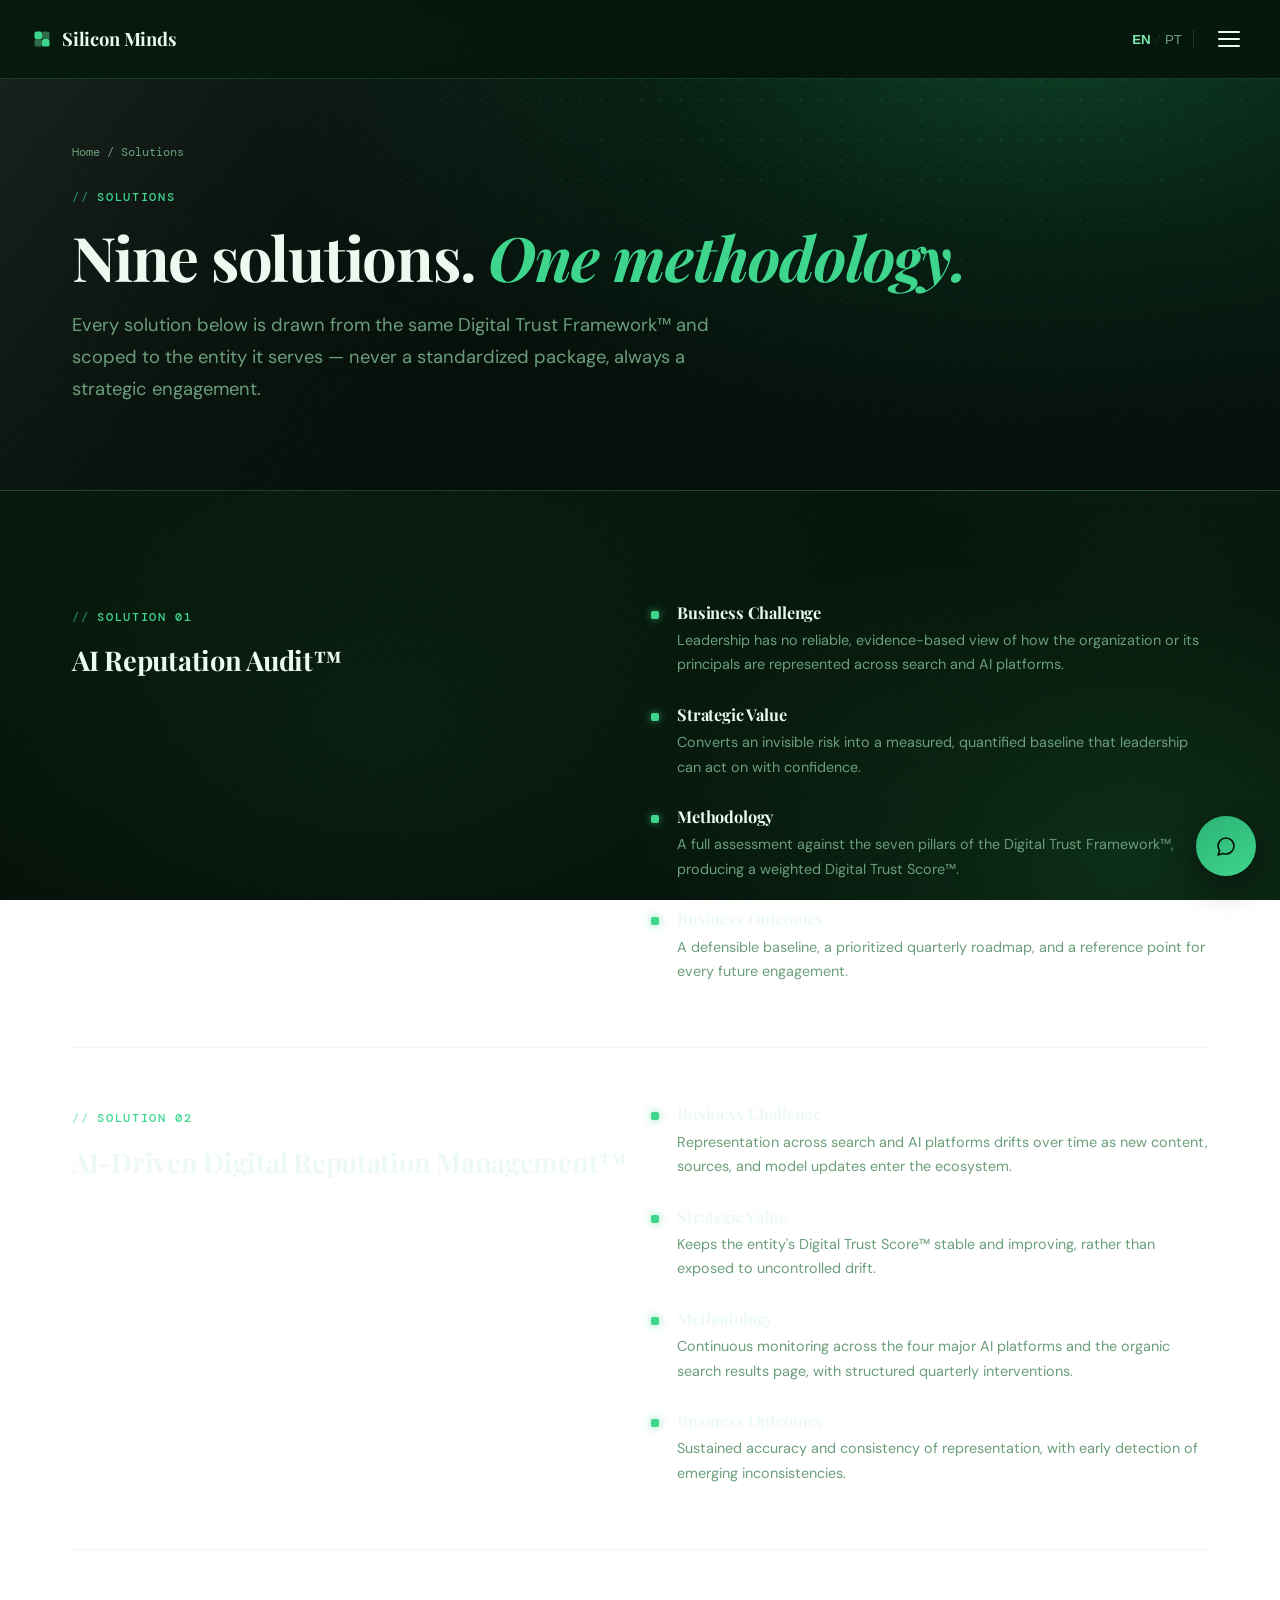
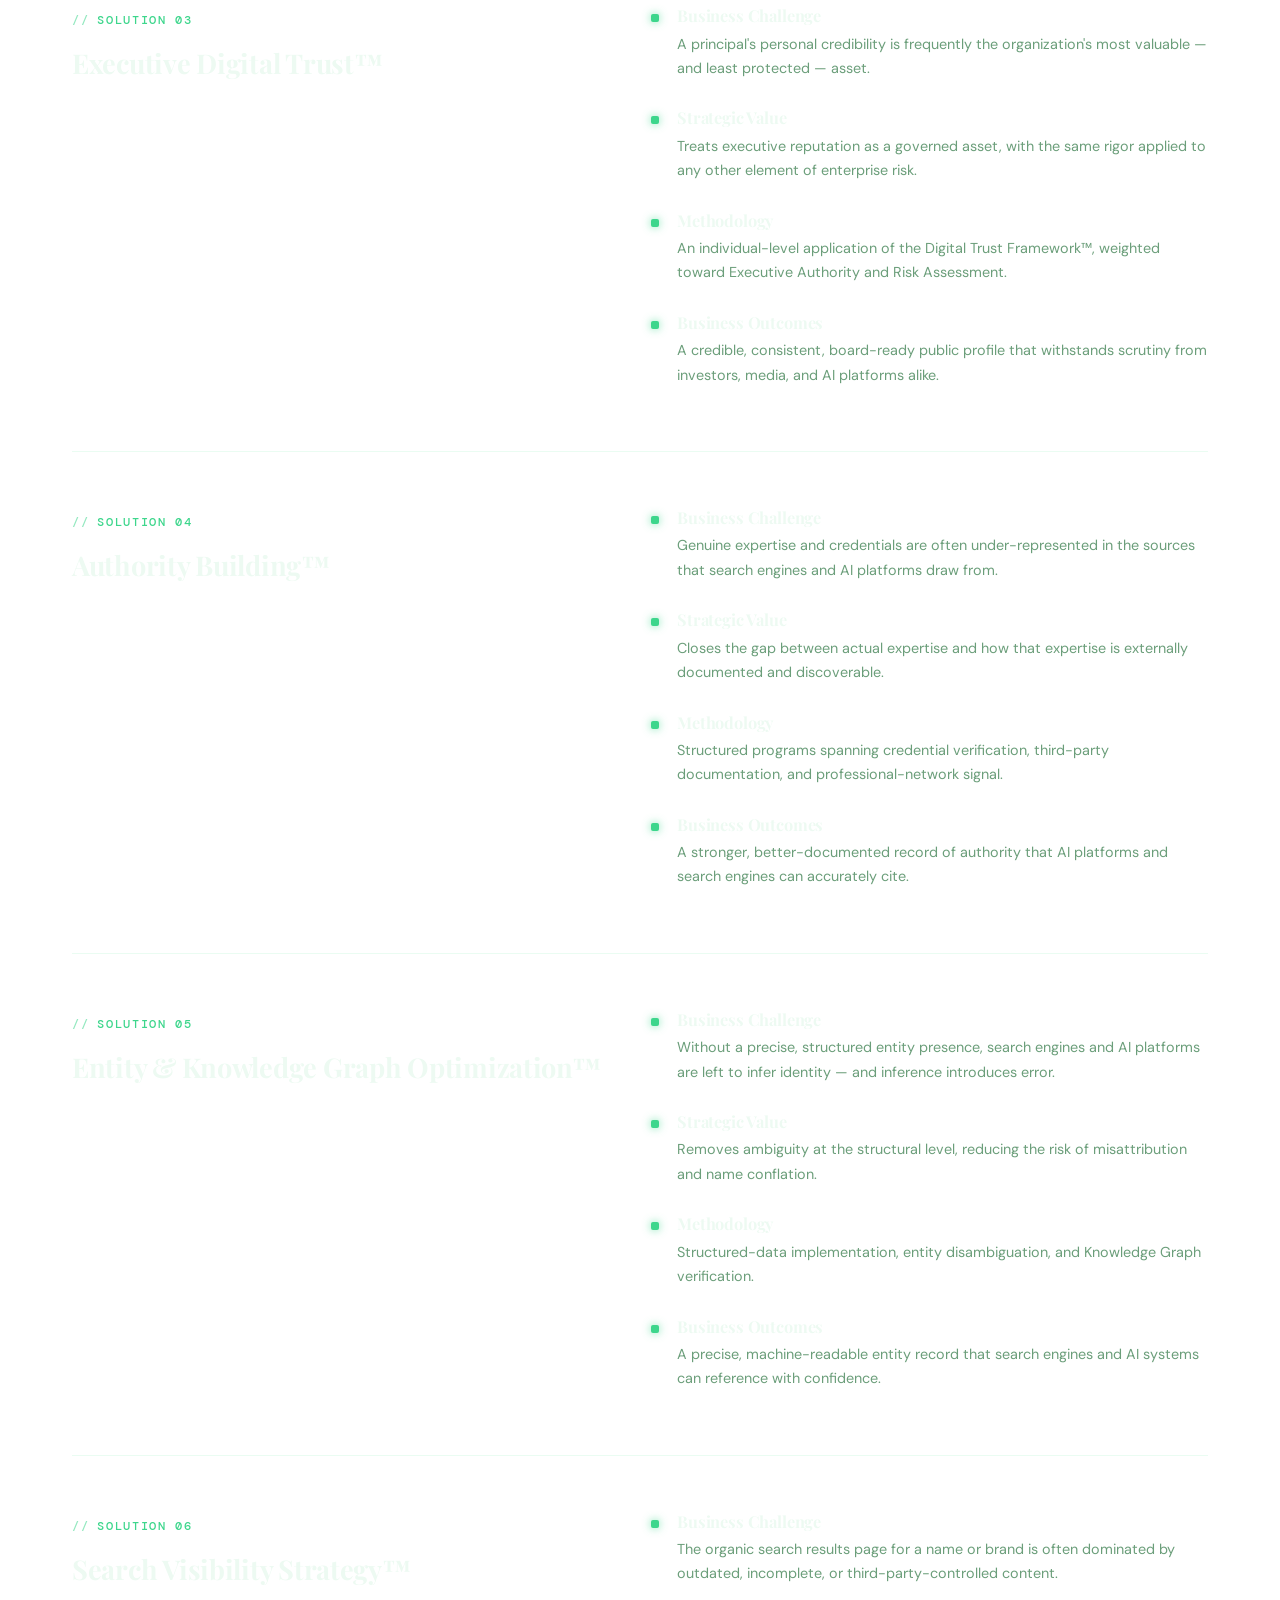
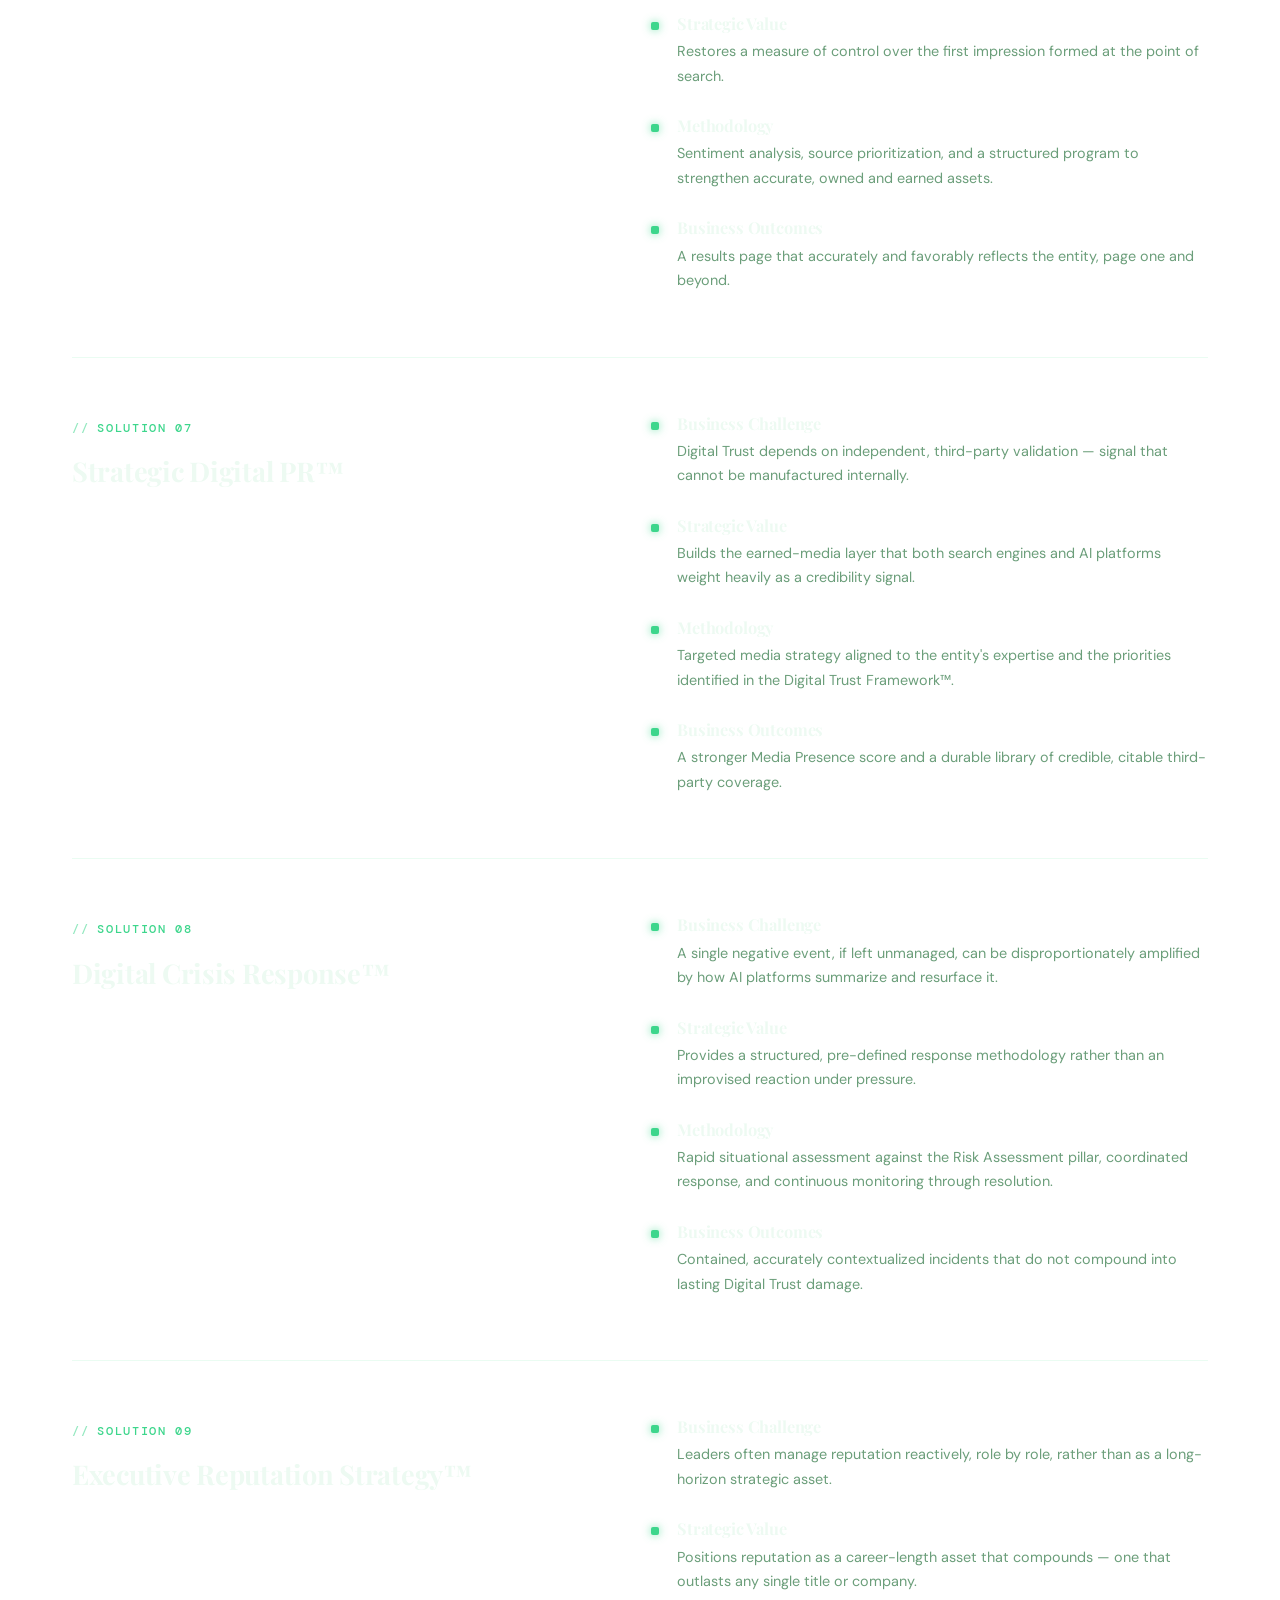
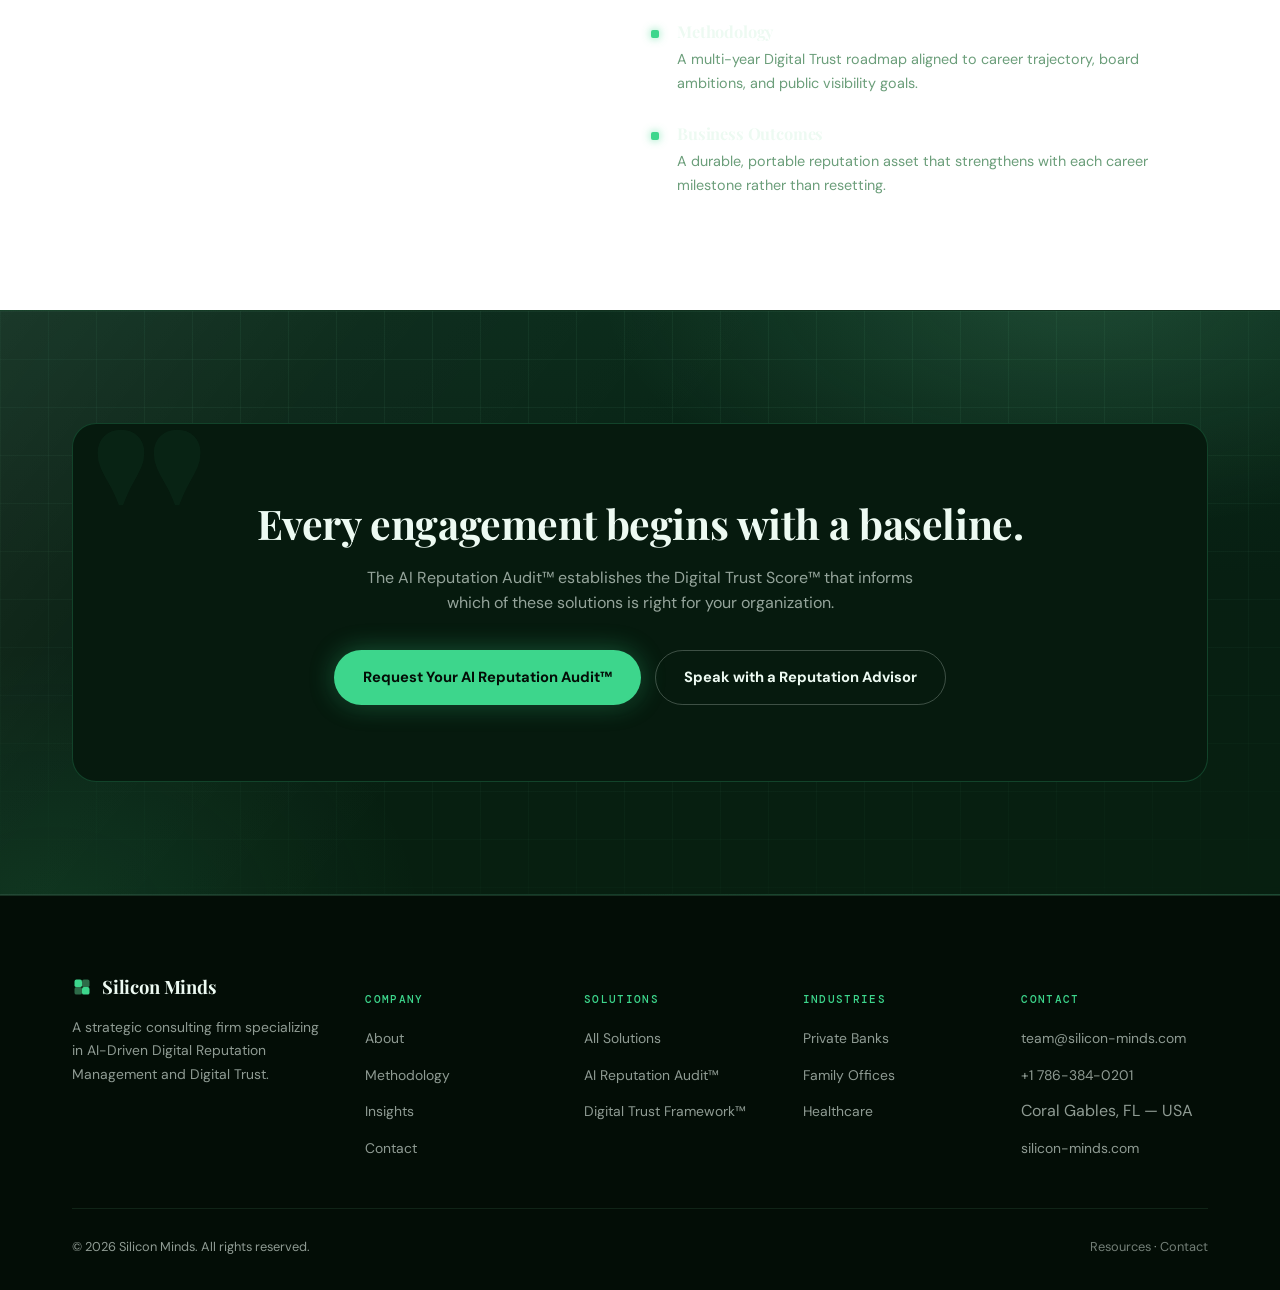
<file: solutions.html>
<!doctype html>
<html lang="en">
<head>
<meta charset="utf-8">
<meta name="viewport" content="width=device-width, initial-scale=1">
<title>Solutions | Silicon Minds</title>
<meta name="description" content="Nine Digital Trust solutions from Silicon Minds — AI Reputation Audit™, AI-Driven Digital Reputation Management™, Executive Digital Trust™, Authority Building™, and more.">
<link rel="canonical" href="https://silicon-minds.com/solutions.html">
<meta property="og:type" content="website">
<meta property="og:title" content="Solutions | Silicon Minds">
<meta property="og:description" content="Nine Digital Trust solutions, one methodology.">
<meta property="og:url" content="https://silicon-minds.com/solutions.html">
<link rel="icon" href="/favicon.svg" type="image/svg+xml">
<link href="https://fonts.googleapis.com/css2?family=Playfair+Display:ital,wght@0,400;0,700;0,900;1,400;1,700&family=DM+Sans:wght@300;400;500;600;700;800&family=DM+Mono:wght@400;500&display=swap" rel="stylesheet">
<link rel="stylesheet" href="/css/style.css">
<script type="application/ld+json">
{"@context":"https://schema.org","@type":"Service","serviceType":"Digital Trust Consulting","provider":{"@type":"ProfessionalService","name":"Silicon Minds"},"url":"https://silicon-minds.com/solutions.html"}
</script>
</head>
<body>
<a class="skip-link" href="#main">Skip to content</a>
<header class="nav">
  <div class="container">
    <a href="/index.html" class="brand"><span class="mark"></span>Silicon Minds</a>
    <nav class="nav-links" aria-label="Primary">
      <a href="/about.html">About</a>
      <a href="/solutions.html" class="active">Solutions</a>
      <a href="/framework.html">Framework™</a>
      <a href="/audit.html">Audit™</a>
      <a href="/industries.html">Industries</a>
      <a href="/methodology.html">Methodology</a>
      <a href="/insights.html">Insights</a>
      <a href="/resources.html">Resources</a>
      <a href="/contact.html">Contact</a>
    </nav>
    <div class="nav-cta">
      <div class="lang-switch" aria-label="Language"><button class="lang-btn active" data-lang="en" data-lang-name="English">EN</button><span class="lang-sep">/</span><button class="lang-btn" data-lang="pt" data-lang-name="Português">PT</button></div>
      <a href="/audit.html" class="btn btn-outline btn-sm">Request Your Audit</a>
      <button class="nav-toggle" aria-label="Toggle menu" aria-expanded="false"><span></span><span></span><span></span></button>
    </div>
  </div>
</header>

<main id="main">
  <section class="page-hero">
    <div class="container">
      <p class="breadcrumb"><a href="/index.html">Home</a> / Solutions</p>
      <p class="eyebrow">Solutions</p>
      <h1 class="display">Nine solutions. <em>One methodology.</em></h1>
      <p class="lede">Every solution below is drawn from the same Digital Trust Framework™ and scoped to the entity it serves — never a standardized package, always a strategic engagement.</p>
    </div>
  </section>

  <section class="section-pad">
    <div class="container">

      <div class="grid grid-2" style="margin-bottom:64px;" data-reveal>
        <div>
          <p class="eyebrow">Solution 01</p>
          <h2 class="display" style="font-size:1.7rem;">AI Reputation Audit™</h2>
        </div>
        <div class="kicker-list">
          <div class="kicker-item"><span class="ki-mark"></span><div><h4>Business Challenge</h4><p>Leadership has no reliable, evidence-based view of how the organization or its principals are represented across search and AI platforms.</p></div></div>
          <div class="kicker-item"><span class="ki-mark"></span><div><h4>Strategic Value</h4><p>Converts an invisible risk into a measured, quantified baseline that leadership can act on with confidence.</p></div></div>
          <div class="kicker-item"><span class="ki-mark"></span><div><h4>Methodology</h4><p>A full assessment against the seven pillars of the Digital Trust Framework™, producing a weighted Digital Trust Score™.</p></div></div>
          <div class="kicker-item"><span class="ki-mark"></span><div><h4>Business Outcomes</h4><p>A defensible baseline, a prioritized quarterly roadmap, and a reference point for every future engagement.</p></div></div>
        </div>
      </div>
      <div class="divider"></div>

      <div class="grid grid-2" style="margin-bottom:64px;" data-reveal>
        <div>
          <p class="eyebrow">Solution 02</p>
          <h2 class="display" style="font-size:1.7rem;">AI-Driven Digital Reputation Management™</h2>
        </div>
        <div class="kicker-list">
          <div class="kicker-item"><span class="ki-mark"></span><div><h4>Business Challenge</h4><p>Representation across search and AI platforms drifts over time as new content, sources, and model updates enter the ecosystem.</p></div></div>
          <div class="kicker-item"><span class="ki-mark"></span><div><h4>Strategic Value</h4><p>Keeps the entity's Digital Trust Score™ stable and improving, rather than exposed to uncontrolled drift.</p></div></div>
          <div class="kicker-item"><span class="ki-mark"></span><div><h4>Methodology</h4><p>Continuous monitoring across the four major AI platforms and the organic search results page, with structured quarterly interventions.</p></div></div>
          <div class="kicker-item"><span class="ki-mark"></span><div><h4>Business Outcomes</h4><p>Sustained accuracy and consistency of representation, with early detection of emerging inconsistencies.</p></div></div>
        </div>
      </div>
      <div class="divider"></div>

      <div class="grid grid-2" style="margin-bottom:64px;" data-reveal>
        <div>
          <p class="eyebrow">Solution 03</p>
          <h2 class="display" style="font-size:1.7rem;">Executive Digital Trust™</h2>
        </div>
        <div class="kicker-list">
          <div class="kicker-item"><span class="ki-mark"></span><div><h4>Business Challenge</h4><p>A principal's personal credibility is frequently the organization's most valuable — and least protected — asset.</p></div></div>
          <div class="kicker-item"><span class="ki-mark"></span><div><h4>Strategic Value</h4><p>Treats executive reputation as a governed asset, with the same rigor applied to any other element of enterprise risk.</p></div></div>
          <div class="kicker-item"><span class="ki-mark"></span><div><h4>Methodology</h4><p>An individual-level application of the Digital Trust Framework™, weighted toward Executive Authority and Risk Assessment.</p></div></div>
          <div class="kicker-item"><span class="ki-mark"></span><div><h4>Business Outcomes</h4><p>A credible, consistent, board-ready public profile that withstands scrutiny from investors, media, and AI platforms alike.</p></div></div>
        </div>
      </div>
      <div class="divider"></div>

      <div class="grid grid-2" style="margin-bottom:64px;" data-reveal>
        <div>
          <p class="eyebrow">Solution 04</p>
          <h2 class="display" style="font-size:1.7rem;">Authority Building™</h2>
        </div>
        <div class="kicker-list">
          <div class="kicker-item"><span class="ki-mark"></span><div><h4>Business Challenge</h4><p>Genuine expertise and credentials are often under-represented in the sources that search engines and AI platforms draw from.</p></div></div>
          <div class="kicker-item"><span class="ki-mark"></span><div><h4>Strategic Value</h4><p>Closes the gap between actual expertise and how that expertise is externally documented and discoverable.</p></div></div>
          <div class="kicker-item"><span class="ki-mark"></span><div><h4>Methodology</h4><p>Structured programs spanning credential verification, third-party documentation, and professional-network signal.</p></div></div>
          <div class="kicker-item"><span class="ki-mark"></span><div><h4>Business Outcomes</h4><p>A stronger, better-documented record of authority that AI platforms and search engines can accurately cite.</p></div></div>
        </div>
      </div>
      <div class="divider"></div>

      <div class="grid grid-2" style="margin-bottom:64px;" data-reveal>
        <div>
          <p class="eyebrow">Solution 05</p>
          <h2 class="display" style="font-size:1.7rem;">Entity &amp; Knowledge Graph Optimization™</h2>
        </div>
        <div class="kicker-list">
          <div class="kicker-item"><span class="ki-mark"></span><div><h4>Business Challenge</h4><p>Without a precise, structured entity presence, search engines and AI platforms are left to infer identity — and inference introduces error.</p></div></div>
          <div class="kicker-item"><span class="ki-mark"></span><div><h4>Strategic Value</h4><p>Removes ambiguity at the structural level, reducing the risk of misattribution and name conflation.</p></div></div>
          <div class="kicker-item"><span class="ki-mark"></span><div><h4>Methodology</h4><p>Structured-data implementation, entity disambiguation, and Knowledge Graph verification.</p></div></div>
          <div class="kicker-item"><span class="ki-mark"></span><div><h4>Business Outcomes</h4><p>A precise, machine-readable entity record that search engines and AI systems can reference with confidence.</p></div></div>
        </div>
      </div>
      <div class="divider"></div>

      <div class="grid grid-2" style="margin-bottom:64px;" data-reveal>
        <div>
          <p class="eyebrow">Solution 06</p>
          <h2 class="display" style="font-size:1.7rem;">Search Visibility Strategy™</h2>
        </div>
        <div class="kicker-list">
          <div class="kicker-item"><span class="ki-mark"></span><div><h4>Business Challenge</h4><p>The organic search results page for a name or brand is often dominated by outdated, incomplete, or third-party-controlled content.</p></div></div>
          <div class="kicker-item"><span class="ki-mark"></span><div><h4>Strategic Value</h4><p>Restores a measure of control over the first impression formed at the point of search.</p></div></div>
          <div class="kicker-item"><span class="ki-mark"></span><div><h4>Methodology</h4><p>Sentiment analysis, source prioritization, and a structured program to strengthen accurate, owned and earned assets.</p></div></div>
          <div class="kicker-item"><span class="ki-mark"></span><div><h4>Business Outcomes</h4><p>A results page that accurately and favorably reflects the entity, page one and beyond.</p></div></div>
        </div>
      </div>
      <div class="divider"></div>

      <div class="grid grid-2" style="margin-bottom:64px;" data-reveal>
        <div>
          <p class="eyebrow">Solution 07</p>
          <h2 class="display" style="font-size:1.7rem;">Strategic Digital PR™</h2>
        </div>
        <div class="kicker-list">
          <div class="kicker-item"><span class="ki-mark"></span><div><h4>Business Challenge</h4><p>Digital Trust depends on independent, third-party validation — signal that cannot be manufactured internally.</p></div></div>
          <div class="kicker-item"><span class="ki-mark"></span><div><h4>Strategic Value</h4><p>Builds the earned-media layer that both search engines and AI platforms weight heavily as a credibility signal.</p></div></div>
          <div class="kicker-item"><span class="ki-mark"></span><div><h4>Methodology</h4><p>Targeted media strategy aligned to the entity's expertise and the priorities identified in the Digital Trust Framework™.</p></div></div>
          <div class="kicker-item"><span class="ki-mark"></span><div><h4>Business Outcomes</h4><p>A stronger Media Presence score and a durable library of credible, citable third-party coverage.</p></div></div>
        </div>
      </div>
      <div class="divider"></div>

      <div class="grid grid-2" style="margin-bottom:64px;" data-reveal>
        <div>
          <p class="eyebrow">Solution 08</p>
          <h2 class="display" style="font-size:1.7rem;">Digital Crisis Response™</h2>
        </div>
        <div class="kicker-list">
          <div class="kicker-item"><span class="ki-mark"></span><div><h4>Business Challenge</h4><p>A single negative event, if left unmanaged, can be disproportionately amplified by how AI platforms summarize and resurface it.</p></div></div>
          <div class="kicker-item"><span class="ki-mark"></span><div><h4>Strategic Value</h4><p>Provides a structured, pre-defined response methodology rather than an improvised reaction under pressure.</p></div></div>
          <div class="kicker-item"><span class="ki-mark"></span><div><h4>Methodology</h4><p>Rapid situational assessment against the Risk Assessment pillar, coordinated response, and continuous monitoring through resolution.</p></div></div>
          <div class="kicker-item"><span class="ki-mark"></span><div><h4>Business Outcomes</h4><p>Contained, accurately contextualized incidents that do not compound into lasting Digital Trust damage.</p></div></div>
        </div>
      </div>
      <div class="divider"></div>

      <div class="grid grid-2" data-reveal>
        <div>
          <p class="eyebrow">Solution 09</p>
          <h2 class="display" style="font-size:1.7rem;">Executive Reputation Strategy™</h2>
        </div>
        <div class="kicker-list">
          <div class="kicker-item"><span class="ki-mark"></span><div><h4>Business Challenge</h4><p>Leaders often manage reputation reactively, role by role, rather than as a long-horizon strategic asset.</p></div></div>
          <div class="kicker-item"><span class="ki-mark"></span><div><h4>Strategic Value</h4><p>Positions reputation as a career-length asset that compounds — one that outlasts any single title or company.</p></div></div>
          <div class="kicker-item"><span class="ki-mark"></span><div><h4>Methodology</h4><p>A multi-year Digital Trust roadmap aligned to career trajectory, board ambitions, and public visibility goals.</p></div></div>
          <div class="kicker-item"><span class="ki-mark"></span><div><h4>Business Outcomes</h4><p>A durable, portable reputation asset that strengthens with each career milestone rather than resetting.</p></div></div>
        </div>
      </div>

    </div>
  </section>

  <section class="section-pad band-gray">
    <div class="container">
      <div class="final-cta">
        <h2 class="display">Every engagement begins with a baseline.</h2>
        <p>The AI Reputation Audit™ establishes the Digital Trust Score™ that informs which of these solutions is right for your organization.</p>
        <div class="cta-row"><a href="/audit.html" class="btn btn-primary">Request Your AI Reputation Audit™</a><a href="/contact.html" class="btn btn-ghost-light">Speak with a Reputation Advisor</a></div>
      </div>
    </div>
  </section>
</main>

<footer class="footer">
  <div class="container">
    <div class="footer-grid">
      <div>
        <a href="/index.html" class="brand"><span class="mark"></span>Silicon Minds</a>
        <p>A strategic consulting firm specializing in AI-Driven Digital Reputation Management and Digital Trust.</p>
      </div>
      <div class="footer-col"><h5>Company</h5><ul><li><a href="/about.html">About</a></li><li><a href="/methodology.html">Methodology</a></li><li><a href="/insights.html">Insights</a></li><li><a href="/contact.html">Contact</a></li></ul></div>
      <div class="footer-col"><h5>Solutions</h5><ul><li><a href="/solutions.html">All Solutions</a></li><li><a href="/audit.html">AI Reputation Audit™</a></li><li><a href="/framework.html">Digital Trust Framework™</a></li></ul></div>
      <div class="footer-col"><h5>Industries</h5><ul><li><a href="/industries.html">Private Banks</a></li><li><a href="/industries.html">Family Offices</a></li><li><a href="/industries.html">Healthcare</a></li></ul></div>
      <div class="footer-col"><h5>Contact</h5><ul><li><a href="mailto:team@silicon-minds.com">team@silicon-minds.com</a></li><li><a href="tel:+17863840201">+1 786-384-0201</a></li><li>Coral Gables, FL — USA</li><li><a href="https://silicon-minds.com">silicon-minds.com</a></li></ul></div>
    </div>
    <div class="footer-bottom">
      <span>© <span id="year">2026</span> Silicon Minds. All rights reserved.</span>
      <span><a href="/resources.html">Resources</a> · <a href="/contact.html">Contact</a></span>
    </div>
  </div>
</footer>
<script src="/js/main.js"></script>
<script src="/js/chatbot.js" defer></script>
</body>
</html>
</file>
<file: css/style.css>
/* ==========================================================================
   SILICON MINDS — Design System
   AI-Driven Digital Reputation Management & Digital Trust
   Rebuilt to match the craft level of the original Silicon Minds site:
   Playfair Display + DM Sans + DM Mono, deep forest-green field, noise
   texture, radial gradients, glass-morphism panels, glowing accents,
   bright solid-green cards. Content is the current Digital Trust
   Framework™ positioning; visual language is the brand's true identity.
   ========================================================================== */

:root{
  --bg-900:      #061a0e;
  --bg-800:      #071f12;
  --bg-700:      #134d28;
  --sheen:       linear-gradient(128deg, rgba(255,255,255,0.07) 0%, rgba(255,255,255,0.02) 22%, transparent 46%);
  --texture-grid: linear-gradient(rgba(126,232,176,.06) 1px, transparent 1px), linear-gradient(90deg, rgba(126,232,176,.06) 1px, transparent 1px);
  --green:       #3dd68c;
  --green-dark:  #2bb374;
  --green-tint:  rgba(61,214,140,0.14);
  --mint:        #7ee8b0;
  --weight-green: #4dffa6;
  --black:       #030d06;
  --white:       #edfaf2;
  --gray-text:   #6b9e7a;
  --accent:      #a8ffcc;
  --amber:       #F5A623;
  --red:         #FF6A5C;

  /* legacy aliases used across component rules */
  --dark:        var(--black);
  --navy:        var(--white);
  --gray-bg:     var(--bg-800);
  --gray-line:   rgba(126,232,176,0.16);
  --green-line:  rgba(61,214,140,0.22);

  --font-serif: 'Playfair Display', Georgia, 'Times New Roman', serif;
  --font-sans:  'DM Sans', -apple-system, BlinkMacSystemFont, 'Segoe UI', Arial, sans-serif;
  --font-mono:  'DM Mono', 'SFMono-Regular', Consolas, 'Courier New', monospace;
  --font: var(--font-sans);

  --max-w: 1200px;
  --radius-sm: 8px;
  --radius-md: 14px;
  --radius-lg: 24px;

  --shadow-sm: 0 1px 2px rgba(0,0,0,0.3);
  --shadow-md: 0 16px 40px rgba(0,0,0,0.4);
  --shadow-lg: 0 30px 80px rgba(0,0,0,0.55);
  --glow-sm: 0 0 24px rgba(61,214,140,0.35);
  --glow-md: 0 0 44px rgba(61,214,140,0.4), 0 4px 16px rgba(0,0,0,0.55);

  --ease: cubic-bezier(.16,.84,.44,1);
}

*, *::before, *::after{ box-sizing: border-box; }

html{ scroll-behavior: smooth; }

body{
  margin: 0;
  font-family: var(--font-sans);
  color: var(--white);
  background:
    radial-gradient(ellipse 900px 560px at 12% 8%, rgba(61,214,140,0.10), transparent 62%),
    radial-gradient(ellipse 760px 620px at 92% 28%, rgba(126,232,176,0.08), transparent 58%),
    radial-gradient(ellipse 1000px 700px at 30% 82%, rgba(61,214,140,0.07), transparent 62%),
    radial-gradient(ellipse 820px 600px at 88% 96%, rgba(19,77,40,0.5), transparent 60%),
    linear-gradient(180deg, #061a0e 0%, #051609 45%, #030d06 100%);
  background-attachment: fixed;
  background-size: cover;
  -webkit-font-smoothing: antialiased;
  -moz-osx-font-smoothing: grayscale;
  line-height: 1.6;
  position: relative;
}

/* faint structural grid, echoes the hero pattern, anchored to the viewport for depth while scrolling */
body::after{
  content: "";
  position: fixed; inset: 0; z-index: 0; pointer-events: none;
  background-image: linear-gradient(rgba(126,232,176,.035) 1px, transparent 1px), linear-gradient(90deg, rgba(126,232,176,.035) 1px, transparent 1px);
  background-size: 56px 56px;
  mask-image: radial-gradient(ellipse 90% 100% at 50% 0%, black 0%, transparent 75%);
  -webkit-mask-image: radial-gradient(ellipse 90% 100% at 50% 0%, black 0%, transparent 75%);
}

header, main, footer{ position: relative; z-index: 1; }

/* film-grain noise overlay across the whole site */
body::before{
  content: "";
  position: fixed; inset: 0; z-index: 9999; pointer-events: none; opacity: 0.5;
  background-image: url("data:image/svg+xml,%3Csvg viewBox='0 0 256 256' xmlns='http://www.w3.org/2000/svg'%3E%3Cfilter id='n'%3E%3CfeTurbulence type='fractalNoise' baseFrequency='0.9' numOctaves='4' stitchTiles='stitch'/%3E%3C/filter%3E%3Crect width='100%25' height='100%25' filter='url(%23n)' opacity='0.045'/%3E%3C/svg%3E");
}

img, svg{ max-width: 100%; display: block; }

a{ color: inherit; text-decoration: none; }

ul{ margin: 0; padding: 0; list-style: none; }

h1,h2,h3,h4{ margin: 0; font-family: var(--font-serif); font-weight: 700; letter-spacing: -0.01em; color: var(--white); line-height: 1.18; }

em{ font-style: italic; color: var(--green); }

p{ margin: 0; }

.container{
  max-width: var(--max-w);
  margin: 0 auto;
  padding: 0 32px;
  position: relative;
}

section{ position: relative; }

.section-pad{ padding: 112px 0; }
.section-pad-sm{ padding: 72px 0; }

@media (max-width: 900px){
  .section-pad{ padding: 72px 0; }
  .section-pad-sm{ padding: 48px 0; }
  .container{ padding: 0 24px; }
}

/* --------------------------------------------------------------------------
   Typography helpers
   -------------------------------------------------------------------------- */

.eyebrow{
  display: inline-flex;
  align-items: center;
  gap: 8px;
  font-family: var(--font-mono);
  font-size: 12px;
  font-weight: 500;
  letter-spacing: 0.14em;
  text-transform: uppercase;
  color: var(--green);
  margin-bottom: 18px;
}
.eyebrow::before{
  content: "//";
  opacity: 0.55;
  display: inline-block;
}

h1.display{ font-size: clamp(2.6rem, 4.8vw, 4.4rem); line-height: 1.04; letter-spacing: -0.02em; }
h2.display{ font-size: clamp(1.9rem, 3.2vw, 2.7rem); line-height: 1.14; }
h3.display{ font-size: 1.4rem; line-height: 1.3; }

.lede{
  font-size: 1.15rem;
  color: var(--gray-text);
  line-height: 1.75;
  max-width: 640px;
}

.section-head{
  max-width: 720px;
  margin-bottom: 56px;
}
.section-head.center{ margin-left: auto; margin-right: auto; text-align: center; }

.section-head h2{ margin-bottom: 18px; }
.section-head p{ font-size: 1.05rem; color: var(--gray-text); line-height: 1.75; }

/* --------------------------------------------------------------------------
   Buttons
   -------------------------------------------------------------------------- */

.btn{
  display: inline-flex;
  align-items: center;
  gap: 8px;
  padding: 15px 28px;
  border-radius: 999px;
  font-family: var(--font-sans);
  font-size: 0.92rem;
  font-weight: 700;
  border: 1.5px solid transparent;
  cursor: pointer;
  transition: transform .18s var(--ease), box-shadow .18s var(--ease), background .18s var(--ease), color .18s var(--ease), border-color .18s var(--ease);
  white-space: nowrap;
}
.btn-primary{
  background: var(--green);
  color: var(--black);
  box-shadow: var(--glow-sm), 0 2px 8px rgba(0,0,0,0.5);
}
.btn-primary:hover{ background: var(--accent); transform: translateY(-2px); box-shadow: var(--glow-md); }
.btn-outline{
  background: transparent;
  color: var(--white);
  border-color: rgba(126,232,176,0.28);
}
.btn-outline:hover{ border-color: var(--green); color: var(--mint); transform: translateY(-2px); }
.btn-ghost-light{
  background: transparent;
  color: var(--white);
  border-color: rgba(237,250,242,0.24);
}
.btn-ghost-light:hover{ border-color: var(--white); }
.btn-sm{ padding: 10px 20px; font-size: 0.84rem; }
.btn-arrow{ font-size: 1.05em; transition: transform .18s var(--ease); }
.btn:hover .btn-arrow{ transform: translateX(3px); }

.cta-row{ display: flex; flex-wrap: wrap; gap: 14px; align-items: center; }

/* --------------------------------------------------------------------------
   Navigation
   -------------------------------------------------------------------------- */

.nav{
  position: sticky;
  top: 0;
  z-index: 100;
  background: rgba(6,20,12,0.82);
  backdrop-filter: saturate(180%) blur(18px);
  -webkit-backdrop-filter: saturate(180%) blur(18px);
  border-bottom: 1px solid var(--gray-line);
}
.nav .container{
  display: flex;
  align-items: center;
  justify-content: space-between;
  gap: 16px;
  height: 78px;
  max-width: 1360px;
}
.brand{
  display: flex;
  align-items: center;
  gap: 10px;
  flex-shrink: 0;
  font-family: var(--font-serif);
  font-weight: 700;
  font-size: 1.15rem;
  letter-spacing: -0.01em;
  color: var(--white);
  white-space: nowrap;
}
.brand .mark{
  width: 20px; height: 20px; flex-shrink: 0;
  background-image: url("data:image/svg+xml,%3Csvg xmlns='http://www.w3.org/2000/svg' viewBox='0 0 64 64'%3E%3Crect x='8' y='8' width='24' height='24' rx='6' fill='%233dd68c'/%3E%3Crect x='32' y='8' width='24' height='24' rx='6' fill='%232d6b48'/%3E%3Crect x='8' y='32' width='24' height='24' rx='6' fill='%232d6b48'/%3E%3Crect x='32' y='32' width='24' height='24' rx='6' fill='%233dd68c'/%3E%3C/svg%3E");
  background-size: contain;
  background-repeat: no-repeat;
}
.nav-links{
  display: flex;
  align-items: center;
  gap: 14px;
  flex-wrap: nowrap;
  min-width: 0;
}
.nav-links a{
  font-family: var(--font-sans);
  font-size: 0.72rem;
  font-weight: 500;
  letter-spacing: 0.03em;
  text-transform: uppercase;
  color: var(--gray-text);
  white-space: nowrap;
  transition: color .16s var(--ease);
}
.nav-links a:hover{ color: var(--mint); }
.nav-links a.active{ color: var(--green); }
.nav-cta{ display: flex; align-items: center; gap: 12px; flex-shrink: 0; white-space: nowrap; }
.nav-toggle{ display: none; }

.lang-switch{
  display: flex; align-items: center; gap: 3px;
  font-family: var(--font-mono); font-size: 0.64rem; letter-spacing: 0.02em;
  flex-shrink: 0;
  padding-right: 10px;
  margin-right: 2px;
  border-right: 1px solid var(--gray-line);
}
.lang-btn{
  background: none; border: none; cursor: pointer; padding: 2px 1px;
  color: var(--gray-text); transition: color .16s var(--ease);
}
.lang-btn:hover{ color: var(--white); }
.lang-btn.active{ color: var(--mint); font-weight: 700; cursor: default; }
.lang-sep{ color: var(--gray-line); font-size: 0.6rem; }

.lang-toast{
  position: fixed; left: 50%; bottom: 28px; z-index: 1000;
  transform: translate(-50%, 10px); opacity: 0;
  background: var(--bg-800); border: 1px solid var(--green-line); color: var(--white);
  font-family: var(--font-sans); font-size: 0.85rem;
  padding: 12px 20px; border-radius: 999px;
  box-shadow: 0 16px 40px rgba(0,0,0,0.45);
  transition: opacity .25s var(--ease), transform .25s var(--ease);
  pointer-events: none;
}
.lang-toast.show{ opacity: 1; transform: translate(-50%, 0); }

@media (max-width: 1320px){
  .lang-switch{ order: -1; margin-right: 4px; }
}
@media (max-width: 460px){
  .lang-switch{ font-size: 0.64rem; gap: 3px; }
}

@media (max-width: 1320px){
  .nav-links{
    position: fixed; inset: 78px 0 0 0;
    background: var(--black);
    flex-direction: column;
    align-items: flex-start;
    padding: 28px 24px;
    gap: 22px;
    transform: translateY(-8px);
    opacity: 0;
    pointer-events: none;
    transition: opacity .2s var(--ease), transform .2s var(--ease);
    overflow-y: auto;
  }
  .nav-links.open{ opacity: 1; transform: translateY(0); pointer-events: auto; }
  .nav-links a{ font-size: 1.05rem; white-space: normal; }
  .nav-cta .btn-outline{ display: none; }
  .nav-toggle{
    display: flex;
    flex-direction: column;
    gap: 5px;
    background: none;
    border: none;
    padding: 8px;
    cursor: pointer;
  }
  .nav-toggle span{ width: 22px; height: 2px; background: var(--white); border-radius: 2px; }
}

@media (max-width: 460px){
  .brand{ font-size: 1.02rem; }
}

/* --------------------------------------------------------------------------
   Hero
   -------------------------------------------------------------------------- */

.hero{
  padding: 128px 0 108px;
  position: relative;
  overflow: hidden;
  background: radial-gradient(ellipse 1100px 640px at 78% -6%, #0f4d2e 0%, #082e18 42%, #061a0e 78%);
  border-bottom: 1px solid var(--gray-line);
}
.hero::before{
  content: "";
  position: absolute; inset: 0; z-index: 0;
  background-image: linear-gradient(rgba(126,232,176,.05) 1px, transparent 1px), linear-gradient(90deg, rgba(126,232,176,.05) 1px, transparent 1px);
  background-size: 56px 56px;
  mask-image: radial-gradient(ellipse 80% 70% at 60% 40%, black 35%, transparent 100%);
  -webkit-mask-image: radial-gradient(ellipse 80% 70% at 60% 40%, black 35%, transparent 100%);
}
.hero .container{
  display: grid;
  grid-template-columns: 1fr 1.05fr;
  gap: 64px;
  align-items: center;
  position: relative; z-index: 2;
}
.hero h1{ margin-bottom: 24px; }
.hero .lede{ max-width: 100%; margin-bottom: 36px; font-size: 1.14rem; }
.hero-badges{
  display: flex; gap: 30px; margin-top: 56px; flex-wrap: wrap;
}
.hero-badge{ display: flex; flex-direction: column; gap: 2px; }
.hero-badge b{ font-family: var(--font-serif); font-size: 1.7rem; color: var(--white); font-weight: 700; }
.hero-badge span{ font-size: 0.78rem; color: var(--gray-text); }

.hero-panel{
  position: relative;
  background: linear-gradient(180deg, rgba(11,34,20,0.94), rgba(6,18,10,0.90));
  border: 1px solid var(--green-line);
  border-radius: 90px;
  padding: 52px 48px 46px;
  backdrop-filter: blur(20px);
  -webkit-backdrop-filter: blur(20px);
  overflow: hidden;
  animation: panelFloat 6s ease-in-out infinite, panelGlow 4.5s ease-in-out infinite;
}
/* the hero panel is now a rounded/organic shape — the right-angle viewfinder brackets read as "square" and no longer suit it */
.hero-panel .frame-corner{ display: none; }
.hero-panel::after{
  content: "";
  position: absolute; top: -70px; right: -60px; width: 200px; height: 200px;
  background: radial-gradient(circle, rgba(126,232,176,0.35), transparent 70%);
  filter: blur(22px);
  animation: blobPulse 5s ease-in-out infinite;
  pointer-events: none;
  z-index: 0;
}
@keyframes panelFloat{ 0%,100%{ transform: translateY(0); } 50%{ transform: translateY(-6px); } }
@keyframes panelGlow{
  0%,100%{ box-shadow: 0 40px 90px rgba(0,0,0,0.6), 0 0 40px rgba(126,232,176,0.16), inset 0 1px 0 rgba(126,232,176,0.14); }
  50%{ box-shadow: 0 40px 90px rgba(0,0,0,0.6), 0 0 76px rgba(126,232,176,0.34), inset 0 1px 0 rgba(126,232,176,0.24); }
}
@keyframes blobPulse{ 0%,100%{ opacity: 0.5; transform: scale(1); } 50%{ opacity: 0.9; transform: scale(1.15); } }

/* corner "viewfinder" frame accents — shared by hero-panel and the live-signal dashboard */
.frame-corner{ position: absolute; width: 30px; height: 30px; pointer-events: none; opacity: 0.85; z-index: 2; }
.frame-corner.tl{ top: -1px; left: -1px; border-top: 2px solid var(--accent); border-left: 2px solid var(--accent); border-radius: var(--radius-lg) 0 0 0; }
.frame-corner.br{ bottom: -1px; right: -1px; border-bottom: 2px solid var(--accent); border-right: 2px solid var(--accent); border-radius: 0 0 var(--radius-lg) 0; }
.hero-panel .frame-corner{ width: 39px; height: 39px; }
.dashboard .frame-corner{ width: 18px; height: 18px; }

.hp-top{ display: flex; align-items: center; justify-content: space-between; margin-bottom: 18px; position: relative; z-index: 1; }
.hp-label{
  font-family: var(--font-mono);
  color: var(--mint);
  opacity: 0.9;
  font-weight: 500;
  letter-spacing: 0.12em;
  text-transform: uppercase;
  margin-bottom: 0;
}
.hero-panel .hp-label{ font-size: 0.91rem; }
.dashboard .hp-label{ font-size: 0.42rem; }
.hp-live{
  display: flex; align-items: center; gap: 6px;
  font-family: var(--font-mono); letter-spacing: 0.1em; text-transform: uppercase;
  color: var(--accent);
}
.hero-panel .hp-live{ font-size: 0.83rem; }
.dashboard .hp-live{ font-size: 0.38rem; }
.hp-live i{
  width: 6px; height: 6px; border-radius: 50%; background: var(--accent);
  animation: livePulse 1.8s ease-out infinite;
}
@keyframes livePulse{
  0%{ box-shadow: 0 0 0 0 rgba(168,255,204,0.55); }
  70%{ box-shadow: 0 0 0 8px rgba(168,255,204,0); }
  100%{ box-shadow: 0 0 0 0 rgba(168,255,204,0); }
}

/* ---- radial trust gauge ---- */
.gaugeWrap{ position: relative; width: 247px; height: 247px; margin: 6px auto 32px; z-index: 1; }
.gaugeSvg{ width: 100%; height: 100%; transform: rotate(-90deg); }
.gaugeSvg circle{ fill: none; stroke-width: 10; }
.gaugeSvg .track{ stroke: rgba(126,232,176,.12); }
.gaugeSvg .progress{
  stroke: url(#gaugeGrad); stroke-linecap: round;
  stroke-dasharray: 540.4; stroke-dashoffset: 540.4;
  animation: gaugeFill 1.8s var(--ease) .3s forwards, gaugeGlow 3.2s ease-in-out 2.2s infinite;
}
@keyframes gaugeFill{ to{ stroke-dashoffset: 199.9; } }
@keyframes gaugeGlow{ 0%,100%{ filter: drop-shadow(0 0 6px rgba(126,232,176,.5)); } 50%{ filter: drop-shadow(0 0 16px rgba(126,232,176,.85)); } }
.gaugeCenter{ position: absolute; inset: 0; display: flex; flex-direction: column; align-items: center; justify-content: center; }
.gaugeNum{ font-family: var(--font-serif); font-weight: 700; font-size: 3.51rem; color: var(--white); line-height: 1; }
.gaugeMax{ font-family: var(--font-mono); font-size: 0.96rem; color: var(--gray-text); margin-top: 5px; }
.gaugeSub{ font-family: var(--font-mono); font-size: 0.75rem; letter-spacing: 0.1em; text-transform: uppercase; color: var(--mint); margin-top: 11px; }
.orbit{ position: absolute; inset: 0; animation: spin 14s linear infinite; }
.orbit-dot{ position: absolute; width: 6px; height: 6px; border-radius: 50%; background: var(--accent); box-shadow: 0 0 10px rgba(168,255,204,.8); }
.orbit-dot.d1{ top: 2px; left: 50%; margin-left: -3px; }
.orbit-dot.d2{ bottom: 8px; right: 18px; opacity: 0.6; }
@keyframes spin{ to{ transform: rotate(360deg); } }

.barsWrap{ position: relative; z-index: 1; display: flex; flex-direction: column; gap: 17px; }
.barRow{ display: grid; grid-template-columns: 159px 1fr 39px; align-items: center; gap: 13px; }
.barLabel{ font-size: 1.04rem; color: var(--white); }
.barTrack{ position: relative; height: 8px; border-radius: 4px; background: rgba(126,232,176,.10); overflow: hidden; }
.barFill{ position: relative; height: 100%; width: 0; border-radius: 4px; animation: growBar 1.4s var(--ease) forwards; animation-delay: calc(var(--i,0) * .12s + .4s); }
.barFill::after{ content: ""; position: absolute; inset: 0; background: linear-gradient(90deg, transparent, rgba(255,255,255,.55), transparent); width: 40%; transform: translateX(-140%); animation: sweep 2.6s ease-in-out infinite; animation-delay: calc(var(--i,0) * .12s + 1.8s); }
@keyframes growBar{ to{ width: var(--val); } }
@keyframes sweep{ to{ transform: translateX(340%); } }
.barFill.strong{ background: linear-gradient(90deg, var(--green-dark), var(--mint)); }
.barFill.dev{ background: linear-gradient(90deg, #b3790f, var(--amber)); }
.barFill.limited{ background: linear-gradient(90deg, #8f2c22, var(--red)); }
.barVal{ font-family: var(--font-mono); font-size: 0.99rem; font-weight: 500; text-align: right; }
.barVal.strong{ color: var(--mint); }
.barVal.dev{ color: var(--amber); }
.barVal.limited{ color: var(--red); }

@media (prefers-reduced-motion: reduce){
  .hero-panel, .hero-panel::after, .hp-live i, .gaugeSvg .progress, .orbit, .barFill, .barFill::after{ animation: none; }
}

@media (max-width: 980px){
  .hero .container{ grid-template-columns: 1fr; }
  .hero{ padding: 64px 0 64px; }
  .hero-panel{ order: -1; }
}

/* --------------------------------------------------------------------------
   Cards
   -------------------------------------------------------------------------- */

.card{
  background: var(--bg-800);
  border: 1px solid var(--gray-line);
  border-radius: var(--radius-md);
  padding: 32px;
  box-shadow: inset 0 1px 0 rgba(255,255,255,0.05);
  transition: box-shadow .25s var(--ease), transform .25s var(--ease), border-color .25s var(--ease);
}
.card:hover{ box-shadow: var(--shadow-md), inset 0 1px 0 rgba(255,255,255,0.07); transform: translateY(-3px); border-color: var(--green-line); }

.grid{ display: grid; gap: 22px; }
.grid-2{ grid-template-columns: repeat(2, 1fr); }
.grid-3{ grid-template-columns: repeat(3, 1fr); }
.grid-4{ grid-template-columns: repeat(4, 1fr); }
@media (max-width: 980px){
  .grid-3, .grid-4{ grid-template-columns: repeat(2, 1fr); }
}
@media (max-width: 640px){
  .grid-2, .grid-3, .grid-4{ grid-template-columns: 1fr; }
}

.icon-num{
  width: 40px; height: 40px;
  border-radius: 10px;
  background: var(--green-tint);
  color: var(--green);
  display: flex; align-items: center; justify-content: center;
  font-family: var(--font-serif); font-weight: 700; font-size: 1.05rem;
  margin-bottom: 18px;
}

.card h3{ font-size: 1.15rem; margin-bottom: 10px; }
.card p{ color: var(--gray-text); font-size: 0.92rem; line-height: 1.7; }
.card .tag{
  display: inline-block;
  margin-top: 16px;
  font-family: var(--font-mono);
  font-size: 0.74rem;
  font-weight: 500;
  color: var(--green);
  letter-spacing: 0.04em;
}

/* --------------------------------------------------------------------------
   Dark band / sections
   -------------------------------------------------------------------------- */

.band-dark{
  background: var(--black);
  color: var(--white);
}
.band-dark .eyebrow{ color: var(--green); }
.band-dark h2{ color: var(--white); }
.band-dark p{ color: rgba(237,250,242,0.62); }
.band-dark .section-head p{ color: rgba(237,250,242,0.6); }

.band-gray{
  position: relative;
  background:
    radial-gradient(ellipse 820px 420px at 84% -4%, rgba(126,232,176,0.16), transparent 58%),
    radial-gradient(ellipse 640px 460px at 4% 104%, rgba(61,214,140,0.11), transparent 58%),
    var(--sheen),
    linear-gradient(180deg, #0a2a1a 0%, var(--bg-800) 45%, #071f10 100%);
  border-top: 1px solid rgba(126,232,176,0.08);
  border-bottom: 1px solid rgba(126,232,176,0.08);
  overflow: hidden;
}
.band-gray::before{
  content: "";
  position: absolute; inset: 0; z-index: 0; pointer-events: none;
  background-image: var(--texture-grid);
  background-size: 48px 48px;
  mask-image: radial-gradient(ellipse 90% 100% at 50% 20%, black 40%, transparent 100%);
  -webkit-mask-image: radial-gradient(ellipse 90% 100% at 50% 20%, black 40%, transparent 100%);
}
.band-gray .container{ position: relative; z-index: 1; }

/* --------------------------------------------------------------------------
   Framework pillars
   -------------------------------------------------------------------------- */

.pillars{ display: grid; grid-template-columns: repeat(4,1fr); gap: 18px; }
@media (max-width: 980px){ .pillars{ grid-template-columns: repeat(2,1fr); } }
@media (max-width: 560px){ .pillars{ grid-template-columns: 1fr; } }

.pillar{
  --pillar-c: var(--green);
  display: flex;
  flex-direction: column;
  background-image:
    var(--sheen),
    linear-gradient(180deg, color-mix(in srgb, var(--pillar-c) 7%, var(--bg-800)), var(--bg-800) 60%);
  background-size: 100% 100%, 100% 100%;
  border: 1px solid var(--gray-line);
  border-radius: var(--radius-md);
  padding: 26px 22px;
  position: relative;
  overflow: hidden;
  box-shadow: inset 0 1px 0 rgba(255,255,255,0.05);
  transition: transform .2s var(--ease), border-color .2s var(--ease);
}
.pillar:hover{ transform: translateY(-3px); border-color: color-mix(in srgb, var(--pillar-c) 45%, transparent); }
.pillar::before{
  content: "";
  position: absolute; top: 0; left: 0; right: 0; height: 3px;
  background: var(--pillar-c);
  box-shadow: 0 0 12px color-mix(in srgb, var(--pillar-c) 65%, transparent);
}
.pillar .pnum{
  font-family: var(--font-mono);
  font-size: 0.72rem; font-weight: 500; color: var(--pillar-c);
  letter-spacing: 0.1em; margin-bottom: 10px; display: block;
}
.pillar h4{ font-size: 1.05rem; font-weight: 700; color: var(--white); margin-bottom: 8px; }
.pillar p{ font-size: 0.86rem; color: var(--gray-text); line-height: 1.65; }
.pillar .weight{
  margin-top: auto; align-self: flex-start;
  font-family: var(--font-mono); font-size: 0.72rem; font-weight: 700; color: var(--weight-green);
  display: inline-block; padding: 3px 10px;
  background: color-mix(in srgb, var(--weight-green) 16%, transparent); border-radius: 999px;
  border: 1px solid color-mix(in srgb, var(--weight-green) 45%, transparent);
}
.pillars .pillar:nth-child(1){ --pillar-c: #a8ffcc; }
.pillars .pillar:nth-child(2){ --pillar-c: #93f2bd; }
.pillars .pillar:nth-child(3){ --pillar-c: #7ee6af; }
.pillars .pillar:nth-child(4){ --pillar-c: #69d9a0; }
.pillars .pillar:nth-child(5){ --pillar-c: #55cc91; }
.pillars .pillar:nth-child(6){ --pillar-c: #40c083; }
.pillars .pillar:nth-child(7){ --pillar-c: #2bb374; }

/* --------------------------------------------------------------------------
   Dashboard / score cards
   -------------------------------------------------------------------------- */

.dashboard{
  position: relative;
  background: linear-gradient(180deg, rgba(11,34,20,.94), rgba(6,18,10,.90));
  border: 1px solid var(--green-line);
  border-radius: var(--radius-lg);
  padding: 21px 21px 18px;
  box-shadow: var(--shadow-md), 0 0 50px rgba(126,232,176,.12);
  overflow: hidden;
}
.dashboard .scanLine{
  position: absolute; left: 0; right: 0; height: 70px; top: 0;
  background: linear-gradient(180deg, transparent, rgba(126,232,176,.10) 45%, rgba(126,232,176,.02) 100%);
  border-bottom: 1px solid rgba(126,232,176,.35);
  animation: scanMove 4.6s linear infinite;
  pointer-events: none;
}
@keyframes scanMove{ 0%{ transform: translateY(-70px); } 100%{ transform: translateY(640px); } }

.dashboard .ticker{ font-family: var(--font-mono); font-size: 0.5rem; color: var(--accent); margin: 1px 0 13px; position: relative; z-index: 1; }
.dashboard .tickerLead{ color: var(--gray-text); margin-right: 5px; }
.dashboard .cursor{ display: inline-block; width: 4px; height: 8px; background: var(--accent); margin-left: 3px; vertical-align: -1px; animation: blink 1s step-end infinite; }
@keyframes blink{ 50%{ opacity: 0; } }

.dash-grid{ position: relative; z-index: 1; display: flex; flex-direction: column; gap: 8px; margin-bottom: 5px; }
.dash-card{
  display: grid; grid-template-columns: 108px 1fr 36px; align-items: center; gap: 12px;
  padding: 6px 0; border-bottom: 1px solid rgba(126,232,176,.09);
  opacity: 0; transform: translateX(22px);
  animation: slideIn .6s var(--ease) forwards; animation-delay: calc(var(--i,0) * .12s + .2s);
}
.dash-card:last-child{ border-bottom: none; }
@keyframes slideIn{ to{ opacity: 1; transform: translateX(0); } }
.dash-card .dlabel{ font-size: 0.54rem; font-weight: 500; color: var(--white); text-transform: none; letter-spacing: normal; font-family: var(--font-sans); white-space: nowrap; overflow: hidden; text-overflow: ellipsis; }
.dash-card .wave{ width: 100%; height: 12px; overflow: visible; display: block; }
.dash-card .wavePath{ fill: none; stroke-width: 1.2; stroke-linecap: round; stroke-linejoin: round; }
.dash-card .wavePath{ stroke: var(--mint); filter: drop-shadow(0 0 5px rgba(126,232,176,.65)); }
.dash-card.amber .wavePath{ stroke: var(--amber); filter: drop-shadow(0 0 5px rgba(245,166,35,.55)); }
.dash-card .waveGroup{ animation: waveScroll 2.8s linear infinite; }
@keyframes waveScroll{ to{ transform: translateX(-120px); } }
.dash-card .dval{ font-family: var(--font-mono); font-size: 0.56rem; font-weight: 700; text-align: right; color: var(--mint); white-space: nowrap; }
.dash-card.amber .dval{ color: var(--amber); }

.dash-score{
  display: flex; align-items: center; justify-content: space-between;
  margin-top: 12px; padding-top: 12px;
  border-top: 1px solid rgba(126,232,176,.14);
  color: var(--white);
  flex-wrap: wrap;
  gap: 10px;
  position: relative; z-index: 1;
}
.dash-score .dslabel{ font-family: var(--font-mono); font-size: 0.46rem; letter-spacing: 0.08em; text-transform: uppercase; color: var(--gray-text); }
.dash-score .dsval{ font-family: var(--font-serif); font-size: 1.18rem; font-weight: 700; color: var(--mint); }

@media (prefers-reduced-motion: reduce){
  .dashboard .scanLine, .dashboard .cursor, .dash-card, .dash-card .waveGroup{ animation: none; opacity: 1; transform: none; }
}

/* --------------------------------------------------------------------------
   Process timeline
   -------------------------------------------------------------------------- */

.timeline{
  display: grid;
  grid-template-columns: repeat(5, 1fr);
  gap: 20px;
  position: relative;
}
@media (max-width: 980px){ .timeline{ grid-template-columns: repeat(2,1fr); } }
@media (max-width: 560px){ .timeline{ grid-template-columns: 1fr; } }

.tstep{
  background-color: var(--bg-800);
  background-image:
    repeating-linear-gradient(35deg, rgba(126,232,176,.06) 0px, rgba(126,232,176,.06) 1px, transparent 1px, transparent 11px),
    var(--sheen);
  border: 1px solid var(--gray-line);
  border-radius: var(--radius-md);
  padding: 34px 26px 30px;
  min-height: 260px;
  display: flex;
  flex-direction: column;
  box-shadow: inset 0 1px 0 rgba(255,255,255,0.05);
  transition: transform .2s var(--ease), border-color .2s var(--ease);
}
.tstep:hover{ transform: translateY(-3px); border-color: var(--green-line); }
.tstep .tno{
  width: 44px; height: 44px; border-radius: 50%;
  background: var(--green); color: var(--black);
  display: flex; align-items: center; justify-content: center;
  font-family: var(--font-serif); font-weight: 700; font-size: 1.15rem; margin-bottom: 22px;
  box-shadow: 0 0 18px rgba(61,214,140,0.5);
}
.tstep h4{ font-size: 1.2rem; margin-bottom: 10px; }
.tstep p{ font-size: 0.92rem; color: var(--gray-text); line-height: 1.65; }

/* --------------------------------------------------------------------------
   Solutions / Industries — bright solid-green cards (signature treatment)
   -------------------------------------------------------------------------- */

.solution-card{
  background: var(--green);
  border: 1px solid rgba(255,255,255,0.14);
  border-radius: var(--radius-lg);
  padding: 32px;
  display: flex;
  flex-direction: column;
  height: 100%;
  position: relative;
  overflow: hidden;
  box-shadow: 0 4px 32px rgba(61,214,140,0.22), 0 2px 8px rgba(0,0,0,0.2);
  transition: background .3s var(--ease), transform .22s var(--ease), box-shadow .3s var(--ease), border-color .3s var(--ease);
}
.solution-card::before{
  content: "";
  position: absolute; inset: 0;
  background: radial-gradient(circle at 24% 0%, rgba(255,255,255,0.22), transparent 65%);
  opacity: 0; transition: opacity .4s var(--ease); pointer-events: none;
}
.solution-card:hover{
  background: var(--accent);
  transform: translateY(-4px);
  border-color: rgba(255,255,255,0.3);
  box-shadow: 0 20px 54px rgba(61,214,140,0.35), 0 0 44px rgba(61,214,140,0.22);
}
.solution-card:hover::before{ opacity: 1; }
.solution-card h3{ font-size: 1.2rem; margin-bottom: 10px; color: var(--black); position: relative; z-index: 1; }
.solution-card p{ color: #0d3520; font-size: 0.9rem; flex-grow: 1; line-height: 1.7; position: relative; z-index: 1; }
.solution-card a{
  margin-top: 18px; font-size: 0.82rem; font-weight: 700; color: var(--black);
  display: inline-flex; align-items: center; gap: 6px;
  padding: 0.5rem 1.1rem; border: 1px solid rgba(3,13,6,0.3); border-radius: 999px;
  background: rgba(3,13,6,0.08); align-self: flex-start;
  transition: gap .2s var(--ease), background .2s var(--ease);
  position: relative; z-index: 1;
}
.solution-card a:hover{ gap: 10px; background: rgba(3,13,6,0.16); }

.industry-card{
  background-color: var(--bg-800);
  background-image:
    radial-gradient(circle at 1px 1px, rgba(126,232,176,.10) 1px, transparent 1.8px),
    var(--sheen);
  background-size: 24px 24px, 100% 100%;
  border: 1px solid var(--gray-line);
  border-radius: var(--radius-md);
  padding: 28px;
  box-shadow: inset 0 1px 0 rgba(255,255,255,0.05);
  transition: transform .2s var(--ease), border-color .2s var(--ease);
}
.industry-card:hover{ transform: translateY(-3px); border-color: var(--green-line); }
.industry-card h3{ font-size: 1.06rem; margin-bottom: 12px; }
.industry-card ul{ display: flex; flex-direction: column; gap: 8px; }
.industry-card li{ font-size: 0.86rem; color: var(--gray-text); padding-left: 16px; position: relative; }
.industry-card li::before{
  content: ""; position: absolute; left: 0; top: 7px;
  width: 5px; height: 5px; border-radius: 50%; background: var(--green);
  box-shadow: 0 0 6px rgba(61,214,140,0.7);
}

/* --------------------------------------------------------------------------
   Quote / stat strip
   -------------------------------------------------------------------------- */

@property --w{
  syntax: '<number>';
  inherits: true;
  initial-value: 0;
}

.stat-strip{
  display: flex; flex-wrap: wrap; justify-content: center;
  gap: 8px;
  border-top: 1px solid var(--gray-line);
  border-bottom: 1px solid var(--gray-line);
  padding: 40px 0;
}
.stat{
  display: flex; flex-direction: column; align-items: center; text-align: center;
  gap: 12px;
  width: 168px;
  padding: 22px 14px;
  border-radius: var(--radius-md);
  transition: background .25s var(--ease), transform .25s var(--ease);
}
.stat:hover{ background: rgba(126,232,176,.06); transform: translateY(-3px); }
.stat b{ display: block; font-family: var(--font-serif); font-size: 2.2rem; font-weight: 700; color: var(--white); }
.stat span{ font-size: 0.84rem; color: var(--gray-text); }

/* narrower slot for the ring-based pillar-weight stats so all seven fit on a single row */
.stat:has(.stat-ring){ width: 142px; padding: 18px 6px; gap: 10px; }
.stat:has(.stat-ring) span{ color: var(--mint); }

.stat-ring{
  position: relative;
  width: 84px; height: 84px; border-radius: 50%;
  --w: 0;
  background: conic-gradient(var(--mint) calc(var(--w) * 3.6deg), rgba(126,232,176,.14) 0deg);
  display: flex; align-items: center; justify-content: center;
  box-shadow: 0 0 22px rgba(126,232,176,.14);
  animation: ringGrow 1.4s var(--ease) forwards, ringPulse 3.6s ease-in-out infinite;
  animation-delay: calc(var(--i,0) * .1s + .3s), calc(var(--i,0) * .1s + 1.7s);
}
@keyframes ringGrow{ from{ --w: 0; } to{ --w: var(--w-target, 0); } }
@keyframes ringPulse{ 0%,100%{ box-shadow: 0 0 22px rgba(126,232,176,.14); } 50%{ box-shadow: 0 0 34px rgba(126,232,176,.34); } }
.stat-ring::before{ content: ""; position: absolute; inset: 8px; border-radius: 50%; background: var(--black); }
.stat-ring-val{ position: relative; z-index: 1; font-family: var(--font-serif); font-weight: 700; font-size: 1.15rem; color: var(--white); }
.stat-ring .orbit-mini{ position: absolute; inset: -6px; animation: spin 9s linear infinite; }
.stat-ring .orbit-mini i{
  position: absolute; top: 0; left: 50%; width: 5px; height: 5px; margin-left: -2.5px;
  border-radius: 50%; background: var(--accent); box-shadow: 0 0 8px rgba(168,255,204,.8);
}

@media (prefers-reduced-motion: reduce){
  .stat-ring, .stat-ring .orbit-mini{ animation: none; --w: var(--w-target, 0); }
}

/* --------------------------------------------------------------------------
   Final CTA
   -------------------------------------------------------------------------- */

.final-cta{
  background: var(--bg-900);
  color: var(--white);
  border: 1px solid var(--green-line);
  border-radius: var(--radius-lg);
  padding: 76px 56px;
  text-align: center;
  position: relative;
  overflow: hidden;
}
.final-cta::before{
  content: '"';
  font-family: var(--font-serif); font-size: 18rem; font-weight: 900;
  color: var(--green); opacity: 0.05; position: absolute; top: -3rem; left: 1rem; line-height: 1;
  pointer-events: none;
}
.final-cta h2{ color: var(--white); margin-bottom: 18px; position: relative; }
.final-cta p{ color: rgba(237,250,242,0.62); max-width: 560px; margin: 0 auto 34px; position: relative; }
.final-cta .cta-row{ justify-content: center; position: relative; }

@media (max-width: 640px){ .final-cta{ padding: 48px 26px; } }

/* --------------------------------------------------------------------------
   Trust stats — "Trusted Across Borders" social-proof strip
   -------------------------------------------------------------------------- */

.trust-grid{
  display: grid;
  grid-template-columns: repeat(4, 1fr);
  gap: 20px;
  margin-top: 8px;
}
@media (max-width: 980px){ .trust-grid{ grid-template-columns: repeat(2, 1fr); } }
@media (max-width: 560px){ .trust-grid{ grid-template-columns: 1fr; } }

.trust-stat{
  background-color: var(--bg-800);
  background-image: var(--sheen);
  border: 1px solid var(--gray-line);
  border-radius: var(--radius-md);
  padding: 34px 24px;
  text-align: center;
  box-shadow: inset 0 1px 0 rgba(255,255,255,0.05);
  transition: transform .2s var(--ease), border-color .2s var(--ease);
}
.trust-stat:hover{ transform: translateY(-3px); border-color: var(--green-line); }
.trust-num{
  display: block;
  font-family: var(--font-serif); font-weight: 700; font-size: 2.6rem;
  color: var(--mint);
  line-height: 1;
  margin-bottom: 10px;
  text-shadow: 0 0 24px rgba(126,232,176,.3);
}
.trust-label{ font-size: 0.92rem; color: rgba(237,250,242,0.75); line-height: 1.4; }

.trust-badge{ display: flex; flex-direction: column; align-items: center; justify-content: center; }
.trust-badge .trust-mark{
  width: 40px; height: 40px; border-radius: 50%;
  background: var(--green-tint); color: var(--green);
  display: flex; align-items: center; justify-content: center;
  margin-bottom: 14px;
}
.trust-badge .trust-mark svg{ width: 20px; height: 20px; }
.trust-badge .trust-label{ font-family: var(--font-serif); font-size: 1.05rem; font-weight: 700; color: var(--white); line-height: 1.35; }

.trust-note{
  text-align: center;
  font-size: 0.86rem;
  font-style: italic;
  color: var(--gray-text);
  max-width: 620px;
  margin: 32px auto 0;
  line-height: 1.6;
}

/* --------------------------------------------------------------------------
   Footer
   -------------------------------------------------------------------------- */

.footer{
  background: var(--black);
  color: rgba(237,250,242,0.6);
  padding: 76px 0 32px;
  border-top: 1px solid var(--gray-line);
}
.footer .brand{ color: var(--white); margin-bottom: 14px; }
.footer-grid{
  display: grid;
  grid-template-columns: 1.4fr repeat(4, 1fr);
  gap: 32px;
  padding-bottom: 48px;
  border-bottom: 1px solid rgba(126,232,176,0.1);
}
@media (max-width: 900px){ .footer-grid{ grid-template-columns: repeat(2,1fr); } }
@media (max-width: 560px){ .footer-grid{ grid-template-columns: 1fr; } }

.footer-grid p{ font-size: 0.87rem; max-width: 280px; line-height: 1.7; }
.footer-col h5{
  font-family: var(--font-mono);
  font-size: 0.7rem; font-weight: 500; letter-spacing: 0.12em; text-transform: uppercase;
  color: var(--green); margin-bottom: 16px;
}
.footer-col ul{ display: flex; flex-direction: column; gap: 11px; }
.footer-col a{ font-size: 0.87rem; transition: color .16s var(--ease); }
.footer-col a:hover{ color: var(--mint); }

.footer-bottom{
  display: flex; justify-content: space-between; align-items: center;
  padding-top: 28px; font-size: 0.8rem; flex-wrap: wrap; gap: 12px;
}
.footer-bottom a{ opacity: 0.8; }

/* --------------------------------------------------------------------------
   Breadcrumb / page hero (interior pages)
   -------------------------------------------------------------------------- */

.page-hero{
  padding: 64px 0 84px;
  border-bottom: 1px solid var(--gray-line);
  position: relative;
  overflow: hidden;
  background:
    var(--sheen),
    radial-gradient(ellipse 900px 460px at 82% -10%, #0c3d24 0%, #061f13 45%, #050f0a 90%);
}
.page-hero::before{
  content: "";
  position: absolute; inset: 0; z-index: 0; pointer-events: none;
  background-image:
    radial-gradient(circle at 1px 1px, rgba(126,232,176,.08) 1px, transparent 1.8px);
  background-size: 20px 20px;
  mask-image: radial-gradient(ellipse 80% 100% at 70% 0%, black 20%, transparent 90%);
  -webkit-mask-image: radial-gradient(ellipse 80% 100% at 70% 0%, black 20%, transparent 90%);
}
.page-hero .container{ position: relative; z-index: 1; }
.page-hero .lede{ margin-top: 20px; }
.breadcrumb{ font-family: var(--font-mono); font-size: 0.78rem; color: var(--gray-text); margin-bottom: 20px; }
.breadcrumb a{ color: var(--gray-text); }
.breadcrumb a:hover{ color: var(--green); }

/* --------------------------------------------------------------------------
   Utility
   -------------------------------------------------------------------------- */

.text-center{ text-align: center; }
.mt-8{ margin-top: 8px; }
.mt-16{ margin-top: 16px; }
.mt-24{ margin-top: 24px; }
.mt-40{ margin-top: 40px; }
.mb-0{ margin-bottom: 0; }
.divider{ height: 1px; background: var(--gray-line); margin: 56px 0; }
.badge-list{ display: flex; flex-wrap: wrap; gap: 10px; }
.badge{
  font-family: var(--font-mono);
  font-size: 0.74rem; font-weight: 500; color: var(--green);
  background: var(--green-tint); padding: 7px 14px; border-radius: 999px;
  border: 1px solid var(--green-line);
}
.two-col{ display: grid; grid-template-columns: 1fr 1fr; gap: 56px; align-items: start; }
@media (max-width: 860px){ .two-col{ grid-template-columns: 1fr; gap: 32px; } }

.audit-teaser .two-col{ align-items: center; }

.kicker-list{ display: flex; flex-direction: column; gap: 28px; }
.kicker-item{ display: flex; gap: 18px; }
.kicker-item .ki-mark{
  width: 8px; height: 8px; border-radius: 2px; background: var(--green);
  margin-top: 8px; flex-shrink: 0;
  box-shadow: 0 0 8px rgba(61,214,140,0.7);
}
.kicker-item h4{ font-size: 1.02rem; margin-bottom: 6px; }
.kicker-item p{ font-size: 0.9rem; color: var(--gray-text); line-height: 1.7; }

.faq{ border-top: 1px solid var(--gray-line); }
.faq-item{ border-bottom: 1px solid var(--gray-line); padding: 24px 0; }
.faq-item summary{
  cursor: pointer; list-style: none; display: flex; justify-content: space-between; align-items: center;
  font-family: var(--font-serif); font-weight: 700; font-size: 1.05rem; color: var(--white);
}
.faq-item summary::-webkit-details-marker{ display: none; }
.faq-item summary::after{ content: "+"; font-size: 1.4rem; color: var(--green); font-weight: 400; }
.faq-item[open] summary::after{ content: "–"; }
.faq-item p{ margin-top: 14px; color: var(--gray-text); font-size: 0.93rem; max-width: 760px; line-height: 1.75; }

.skip-link{
  position: absolute; left: -9999px; top: 0;
  background: var(--green); color: var(--black); padding: 10px 16px; z-index: 200; font-weight: 700;
}
.skip-link:focus{ left: 16px; top: 16px; }

/* --------------------------------------------------------------------------
   Forms
   -------------------------------------------------------------------------- */

input, textarea, select{
  background: rgba(126,232,176,0.05);
  border: 1px solid var(--gray-line);
  border-radius: 8px;
  color: var(--white);
  font-family: var(--font-sans);
  transition: border-color .2s var(--ease), background .2s var(--ease);
}
input:focus, textarea:focus, select:focus{
  outline: none; border-color: var(--green); background: rgba(126,232,176,0.09);
}
input::placeholder, textarea::placeholder{ color: var(--gray-text); }
select option{ background: var(--bg-800); }

/* --------------------------------------------------------------------------
   Scroll-reveal (fade-up)
   -------------------------------------------------------------------------- */

[data-reveal]{
  opacity: 0;
  transform: translateY(28px);
  transition: opacity .7s var(--ease), transform .7s var(--ease);
}
[data-reveal].in-view{
  opacity: 1;
  transform: translateY(0);
}

/* --------------------------------------------------------------------------
   Assistant chat widget
   -------------------------------------------------------------------------- */

.sm-chat{ position: fixed; right: 24px; bottom: 24px; z-index: 500; font-family: var(--font-sans); }

.sm-chat-fab{
  width: 60px; height: 60px; border-radius: 50%;
  background: linear-gradient(155deg, var(--green-dark), var(--green));
  border: none; cursor: pointer;
  display: flex; align-items: center; justify-content: center;
  color: var(--black);
  box-shadow: 0 10px 30px rgba(0,0,0,0.45), 0 0 0 rgba(126,232,176,0.5);
  animation: smFabPulse 3.2s ease-in-out infinite;
  transition: transform .2s var(--ease);
}
.sm-chat-fab:hover{ transform: scale(1.06); }
@keyframes smFabPulse{
  0%,100%{ box-shadow: 0 10px 30px rgba(0,0,0,0.45), 0 0 0 0 rgba(126,232,176,0.35); }
  50%{ box-shadow: 0 10px 30px rgba(0,0,0,0.45), 0 0 0 10px rgba(126,232,176,0); }
}
.sm-chat-fab-icon, .sm-chat-fab-close{ width: 24px; height: 24px; }
.sm-chat-fab-close{ display: none; }
.sm-chat.sm-chat-open .sm-chat-fab-icon{ display: none; }
.sm-chat.sm-chat-open .sm-chat-fab-close{ display: block; }

.sm-chat-panel{
  position: absolute; right: 0; bottom: 76px;
  width: 348px; max-width: calc(100vw - 40px);
  max-height: min(560px, 72vh);
  display: flex; flex-direction: column;
  background: linear-gradient(180deg, rgba(11,34,20,0.98), rgba(6,18,10,0.98));
  border: 1px solid var(--green-line);
  border-radius: var(--radius-lg);
  box-shadow: 0 30px 80px rgba(0,0,0,0.55), 0 0 40px rgba(126,232,176,0.14);
  backdrop-filter: blur(20px); -webkit-backdrop-filter: blur(20px);
  opacity: 0; transform: translateY(16px) scale(.97);
  pointer-events: none;
  transition: opacity .22s var(--ease), transform .22s var(--ease);
}
.sm-chat.sm-chat-open .sm-chat-panel{ opacity: 1; transform: translateY(0) scale(1); pointer-events: auto; }

.sm-chat-head{ padding: 18px 20px 14px; border-bottom: 1px solid var(--gray-line); }
.sm-chat-title{ font-family: var(--font-serif); font-weight: 700; font-size: 1.02rem; color: var(--white); }
.sm-chat-sub{ font-family: var(--font-mono); font-size: 0.72rem; letter-spacing: .08em; text-transform: uppercase; color: var(--mint); display: flex; align-items: center; gap: 6px; margin-top: 4px; }
.sm-chat-sub i{ width: 6px; height: 6px; border-radius: 50%; background: var(--accent); animation: livePulse 1.8s ease-out infinite; }

.sm-chat-body{ flex: 1; overflow-y: auto; padding: 16px 20px; display: flex; flex-direction: column; gap: 10px; min-height: 120px; }
.sm-chat-msg{ max-width: 86%; padding: 10px 13px; border-radius: 12px; font-size: 0.87rem; line-height: 1.55; }
.sm-chat-msg-bot{ align-self: flex-start; background: rgba(126,232,176,.08); border: 1px solid var(--gray-line); color: rgba(237,250,242,0.88); border-bottom-left-radius: 3px; }
.sm-chat-msg-user{ align-self: flex-end; background: var(--green); color: var(--black); font-weight: 500; border-bottom-right-radius: 3px; }
.sm-chat-msg-cta{
  align-self: flex-start; font-family: var(--font-mono); font-size: 0.76rem; letter-spacing: .03em;
  color: var(--mint); border: 1px solid var(--green-line); border-radius: 999px; padding: 7px 13px;
  transition: background .16s var(--ease), color .16s var(--ease);
}
.sm-chat-msg-cta:hover{ background: var(--green); color: var(--black); }

.sm-chat-quick{ display: flex; flex-wrap: wrap; gap: 6px; padding: 0 20px 12px; }
.sm-chat-chip{
  font-family: var(--font-sans); font-size: 0.76rem; color: var(--mint);
  background: rgba(126,232,176,.08); border: 1px solid var(--green-line); border-radius: 999px;
  padding: 6px 11px; cursor: pointer; transition: background .16s var(--ease), color .16s var(--ease);
}
.sm-chat-chip:hover{ background: var(--green); color: var(--black); }

.sm-chat-input-row{ display: flex; gap: 8px; padding: 0 16px 14px; }
.sm-chat-input{
  flex: 1; background: rgba(255,255,255,0.04); border: 1px solid var(--gray-line); border-radius: 999px;
  padding: 10px 16px; font-size: 0.85rem; color: var(--white); font-family: var(--font-sans);
}
.sm-chat-input:focus{ outline: none; border-color: var(--green-line); }
.sm-chat-send{
  width: 38px; height: 38px; flex-shrink: 0; border-radius: 50%; border: none; cursor: pointer;
  background: var(--green); color: var(--black); display: flex; align-items: center; justify-content: center;
  transition: background .16s var(--ease);
}
.sm-chat-send:hover{ background: var(--mint); }
.sm-chat-send svg{ width: 16px; height: 16px; }

.sm-chat-cta-row{ padding: 0 16px 16px; border-top: 1px solid var(--gray-line); margin-top: 2px; }
.sm-chat-cta{
  display: block; text-align: center; margin-top: 12px;
  font-size: 0.85rem; font-weight: 700; color: var(--black);
  background: linear-gradient(135deg, var(--mint), var(--green));
  border-radius: 999px; padding: 11px 16px;
  transition: transform .16s var(--ease);
}
.sm-chat-cta:hover{ transform: translateY(-2px); }

@media (max-width: 560px){
  .sm-chat{ right: 16px; bottom: 16px; }
  .sm-chat-panel{ width: calc(100vw - 32px); }
}

@media (prefers-reduced-motion: reduce){
  .sm-chat-fab{ animation: none; }
}
</file>
